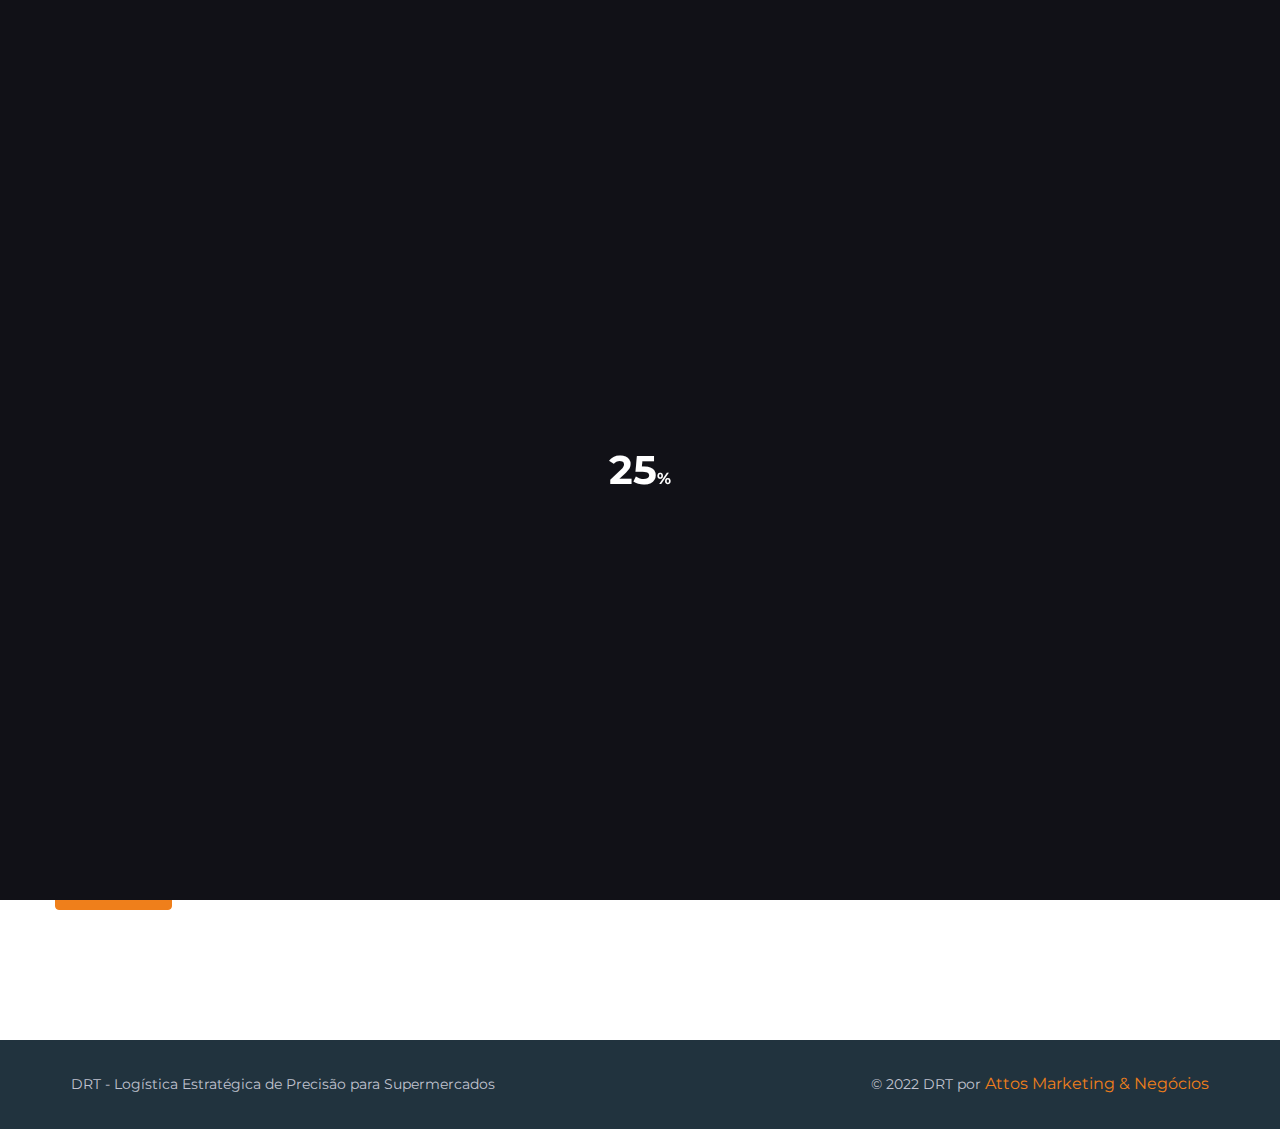
<file: acordo.html>
<!DOCTYPE html>

<html lang="pt-br">

    <head>

        <!-- ==============================================
        Basic Page Needs
        =============================================== -->
        <meta charset="utf-8">
        <meta http-equiv="x-ua-compatible" content="ie=edge">
        <meta name="viewport" content="width=device-width, initial-scale=1">

        <!--[if IE]><meta http-equiv="x-ua-compatible" content="IE=9" /><![endif]-->

        <title>DRT - Logística Estratégica de Precisão para Supermercados</title>

        <meta name="description" content="Logística Estratégica de Precisão para Supermercados">
        <meta name="subject" content="DRT">
        <meta name="author" content="Attos">

        <!-- ==============================================
        Favicons
        =============================================== -->
        <link rel="shortcut icon" href="assets/images/favicon.ico">
        <link rel="apple-touch-icon" href="assets/images/apple-touch-icon.png">
        <link rel="apple-touch-icon" sizes="72x72" href="assets/images/apple-touch-icon-72x72.png">
        <link rel="apple-touch-icon" sizes="114x114" href="assets/images/apple-touch-icon-114x114.png">

        <!-- ==============================================
        Vendor Stylesheet
        =============================================== -->
        <link rel="stylesheet" href="assets/css/vendor/bootstrap.min.css">
        <link rel="stylesheet" href="assets/css/vendor/slider.min.css">
        <link rel="stylesheet" href="assets/css/main.css">
        <link rel="stylesheet" href="assets/css/vendor/icons.min.css">
        <link rel="stylesheet" href="assets/css/vendor/icons-fa.min.css">
        <link rel="stylesheet" href="assets/css/vendor/animation.min.css">
        <link rel="stylesheet" href="assets/css/vendor/gallery.min.css">
        <link rel="stylesheet" href="assets/css/vendor/cookie-notice.min.css">

        <!-- ==============================================
        Custom Stylesheet
        =============================================== -->
        <link rel="stylesheet" href="assets/css/default.css">

        <!-- ==============================================
        Theme Color
        =============================================== -->
        <meta name="theme-color" content="#21333e">

        <!-- ==============================================
        Theme Settings
        =============================================== -->
        <style>
            :root {
                --hero-bg-color: #000000;
    
                --section-1-bg-color: #ffffff;
                --section-7-bg-color: #ffffff;

                --footer-bg-color: #111117;
            }
        </style>
        
    </head>

    <body class="home">
        
        <!-- Preloader -->
        <div id="preloader" data-timeout="2000" class="odd preloader counter">
            <div data-aos="fade-up" data-aos-delay="300" class="row justify-content-center text-center items">
                <div data-percent="100" class="radial">
                    <span></span>
                </div>
            </div>
        </div>

        <!-- Header -->
        <header id="inicio">

            <!-- Top Navbar -->
            <nav class="navbar navbar-expand top">
                <div class="container header">

                    <!-- Navbar Items [right] -->
                    <ul class="navbar-nav">
                        <li class="nav-item">
                            <a href="#" class="nav-link"><i class="fas fa-phone-alt mr-2"></i>(51) 3371-1617</a>
                        </li>
                        <li class="nav-item">
                            <a href="#" class="nav-link"><i class="fas fa-envelope mr-2"></i>contato@drtlog.com.br</a>
                        </li>
                    </ul>

                    <!-- Navbar Icons -->
                    <ul class="navbar-nav icons">
                        <li class="nav-item social">
                            <a href="https://www.facebook.com/drtgestaoelogistica/" target="_blank" class="nav-link"><i class="fab fa-facebook-f"></i></a>
                        </li>
                        <li class="nav-item social">
                            <a href="https://www.instagram.com/drtlogistica/" target="_blank" class="nav-link"><i class="fab fa-instagram"></i></a>
                        </li>
                        <li class="nav-item social">
                            <a href="https://web.whatsapp.com/send?phone=555180513866" target="_blank" class="nav-link"><i class="fab fa-whatsapp"></i></a>
                        </li>
                    </ul>

                </div>
            </nav>

            <!-- Navbar -->
            <nav class="navbar navbar-expand navbar-fixed sub">
                <div class="container header">

                    <!-- Navbar Brand-->
                    <a class="navbar-brand" href="index.html#inicio">
                        <img src="assets/images/nav_logo.png" alt="DRT">
                    </a>

                    <!-- Navbar Items -->
                    <ul class="navbar-nav items">
                        <li class="nav-item">
                            <a href="index.html#produto" class="nav-link">PRODUTO</a>
                        </li>
                        <li class="nav-item">
                            <a href="index.html#beneficios" class="nav-link">BENEFÍCIOS</a>
                        </li>
                        <li class="nav-item">
                            <a href="index.html#diferenciais" class="nav-link">DIFERENCIAIS</a>
                        </li>
                        <li class="nav-item">
                            <a href="index.html#empresa" class="nav-link">EMPRESA</a>
                        </li>
                        <li class="nav-item">
                            <a href="index.html#clientes" class="nav-link">CLIENTES</a>
                        </li>
                        <li class="nav-item">
                            <a href="index.html#galeria" class="nav-link">GALERIA</a>
                        </li>
                        <li class="nav-item">
                            <a href="index.html#contato" class="nav-link">CONTATO</a>
                        </li>
                    </ul>

                    <!-- Navbar Toggle -->
                    <ul class="navbar-nav toggle">
                        <li class="nav-item">
                            <a href="#" class="nav-link" data-toggle="modal" data-target="#menu">
                                <i class="icon-menu m-0"></i>
                            </a>
                        </li>
                    </ul>

                    <!-- Navbar Action -->
                    <ul class="navbar-nav action">
                        <li class="nav-item ml-3">
                            <a href="#" class="btn ml-lg-auto primary-button">ÁREA DO CLIENTE</a>
                        </li>
                    </ul>
                </div>
            </nav>

        </header>

        <!-- Hero -->
        <section id="slider" class="hero p-0 odd featured slider-custom">
            <div class="swiper-container no-slider animation slider-h-10 slider-h-auto">
            </div>
        </section>

        <!-- About -->
        <section id="about" class="section-1 highlights team image-right">
            <div class="container">
                <div class="row">
                    <div class="col-12 col-lg-8 align-self-top text">
                        <div class="row intro m-0">
                            <div class="col-12 p-0">
                                <h2>Acordo</h2>
                            </div>
                        </div>
                        <div class="row">
                            <div class="col-12 p-0 pr-md-5">
                                <ol>
                                    <li>Formalização do acordo, definindo as questões comerciais, os dias de entrega e solicitação ao cliente do cadastro de suas lojas com a listagem de códigos de uso interno de cada item, para indexação com o Sistema DRT.</li>
                                    <li>Definição conjunta do padrão específico de trabalho para cada um dos itens, ocasião em que são informados, pelo cliente, os possíveis fornecedores para cada um deles.</li>
                                    <li>Quando for o caso, operação de disponibilização para os fornecedores, em comodato, de caixas industrialmente higienizadas, em quantidade que lhes permita administrar as entregas previamente solicitadas.</li>
                                    <li>Havendo necessidade do envio de caixas e/ou <i>pallets</i>, próprios da DRT, definição sobre emissão de Notas Fiscais das caixas plásticas e dos <i>pallets</i>, ordem de entrega para as lojas e horários de recebimento.</li>
                                    <li>Envio dos pedidos pelos clientes, o que pode ocorrer de duas maneiras: a) por meio de um arquivo em formato específico que permite a importação direta para o Sistema DRT; b) digitação em grade Excel, criada e disponibilizada para o cliente, onde constam os fornecedores, os respectivos itens adquiridos e as lojas de destino.</li>
                                    <li>A operação do Sistema DRT, com registro de etapas, pode ser acompanhada em tempo real pelas plataformas disponibilizadas nos aplicativos Click-Cliente e Click-Fornecedor.</li>
                                </ol>
                            </div>
                        </div>
                    </div>
                    <div data-aos="zoom-in" class="col-12 col-lg-4 mt-5 mt-lg-0">
                                
                        <!-- Gallery -->
                        <div class="gallery row justify-content-center">
                            <a class="col-8 col-custom pl-0 item" href="assets/images/produto/acordo/acordo1.png">
                                <img src="assets/images/produto/acordo/acordo1.png" alt="Acordo 1" class="w-100">
                            </a>
                            <a class="col-8 col-custom pr-0 item" href="assets/images/produto/acordo/acordo2.png">
                                <img src="assets/images/produto/acordo/acordo2.png" alt="Acordo 2" class="w-100">
                            </a>
                        </div>
                    </div>
                    <div class="nav-item ml-0">
                        </br>
                        <a href="index.html#produto" class="btn primary-button">VOLTAR</a>
                    </div>
                </div>
            </div>
        </section>
        
        <!-- Footer -->
        <footer>

            <!-- Copyright -->
            <section id="copyright" class="p-3 odd copyright">
                <div class="container">
                    <div class="row">
                        <div class="col-12 col-md-6 p-3 text-center text-lg-left">
                            <p>DRT - Logística Estratégica de Precisão para Supermercados</p>
                        </div>
                        <div class="col-12 col-md-6 p-3 text-center text-lg-right">
                            <p>© 2022 DRT por <a href="https://attosmktnegocios.com.br/" target="_blank">Attos Marketing & Negócios</a></p>
                        </div>
                    </div>
                </div>
            </section>
        </footer>

        <!-- Modal [responsive menu] -->
        <div id="menu" class="p-0 modal fade" role="dialog" aria-labelledby="menu" aria-hidden="true">
            <div class="modal-dialog modal-dialog-slideout" role="document">
                <div class="modal-content full">
                    <div class="modal-header" data-dismiss="modal">
                        <i class="icon-close fas fa-arrow-right"></i>
                    </div>
                    <div class="menu modal-body">
                        <div class="row w-100">
                            <a class="navbar-brand smooth-anchor logo-modal-menu" href="#inicio">
                                <img src="assets/images/nav_logo.png" alt="DRT">
                            </a>
                            <div class="items p-0 col-12 text-center">
                                <!-- Append [navbar] -->
                            </div>
                            <div class="contacts p-0 col-12 text-center">
                                <!-- Append [navbar] -->
                            </div>
                        </div>
                    </div>
                </div>
            </div>
        </div>

        <!-- Scroll [to top] -->
        <div id="scroll-to-top" class="scroll-to-top">
            <a href="#inicio" class="smooth-anchor">
                <i class="fas fa-arrow-up"></i>
            </a>
        </div>        

        <!-- ==============================================
        Vendor Scripts
        =============================================== -->
        <script src="assets/js/vendor/jquery.min.js"></script>
        <script src="assets/js/vendor/jquery.easing.min.js"></script>
        <script src="assets/js/vendor/jquery.inview.min.js"></script>
        <script src="assets/js/vendor/popper.min.js"></script>
        <script src="assets/js/vendor/bootstrap.min.js"></script>
        <script src="assets/js/vendor/ponyfill.min.js"></script>
        <script src="assets/js/vendor/slider.min.js"></script>
        <script src="assets/js/vendor/animation.min.js"></script>
        <script src="assets/js/vendor/progress-radial.min.js"></script>
        <script src="assets/js/vendor/bricklayer.min.js"></script>
        <script src="assets/js/vendor/gallery.min.js"></script>
        <script src="assets/js/vendor/shuffle.min.js"></script>
        <script src="assets/js/vendor/cookie-notice.min.js"></script>
        <script src="assets/js/vendor/particles.min.js"></script>
        <script src="assets/js/main.js"></script>

    </body>
</html>
</file>
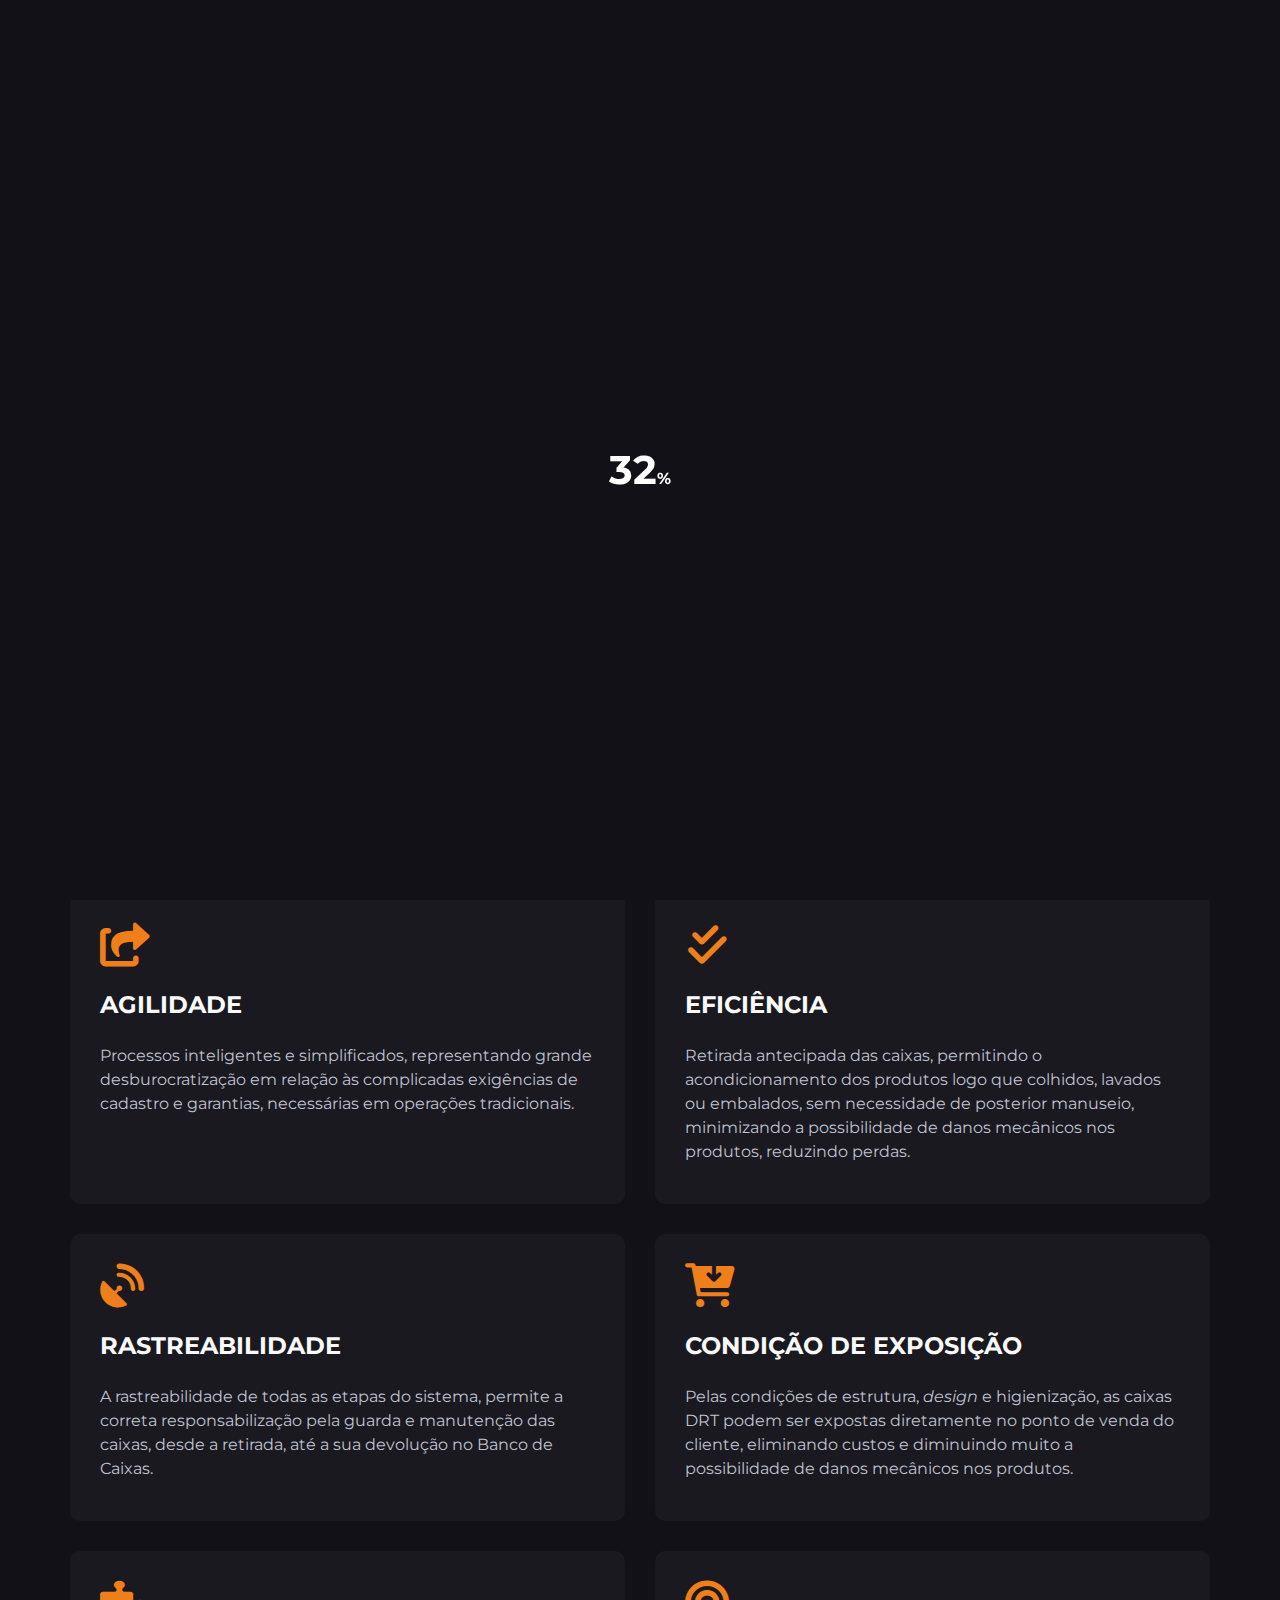
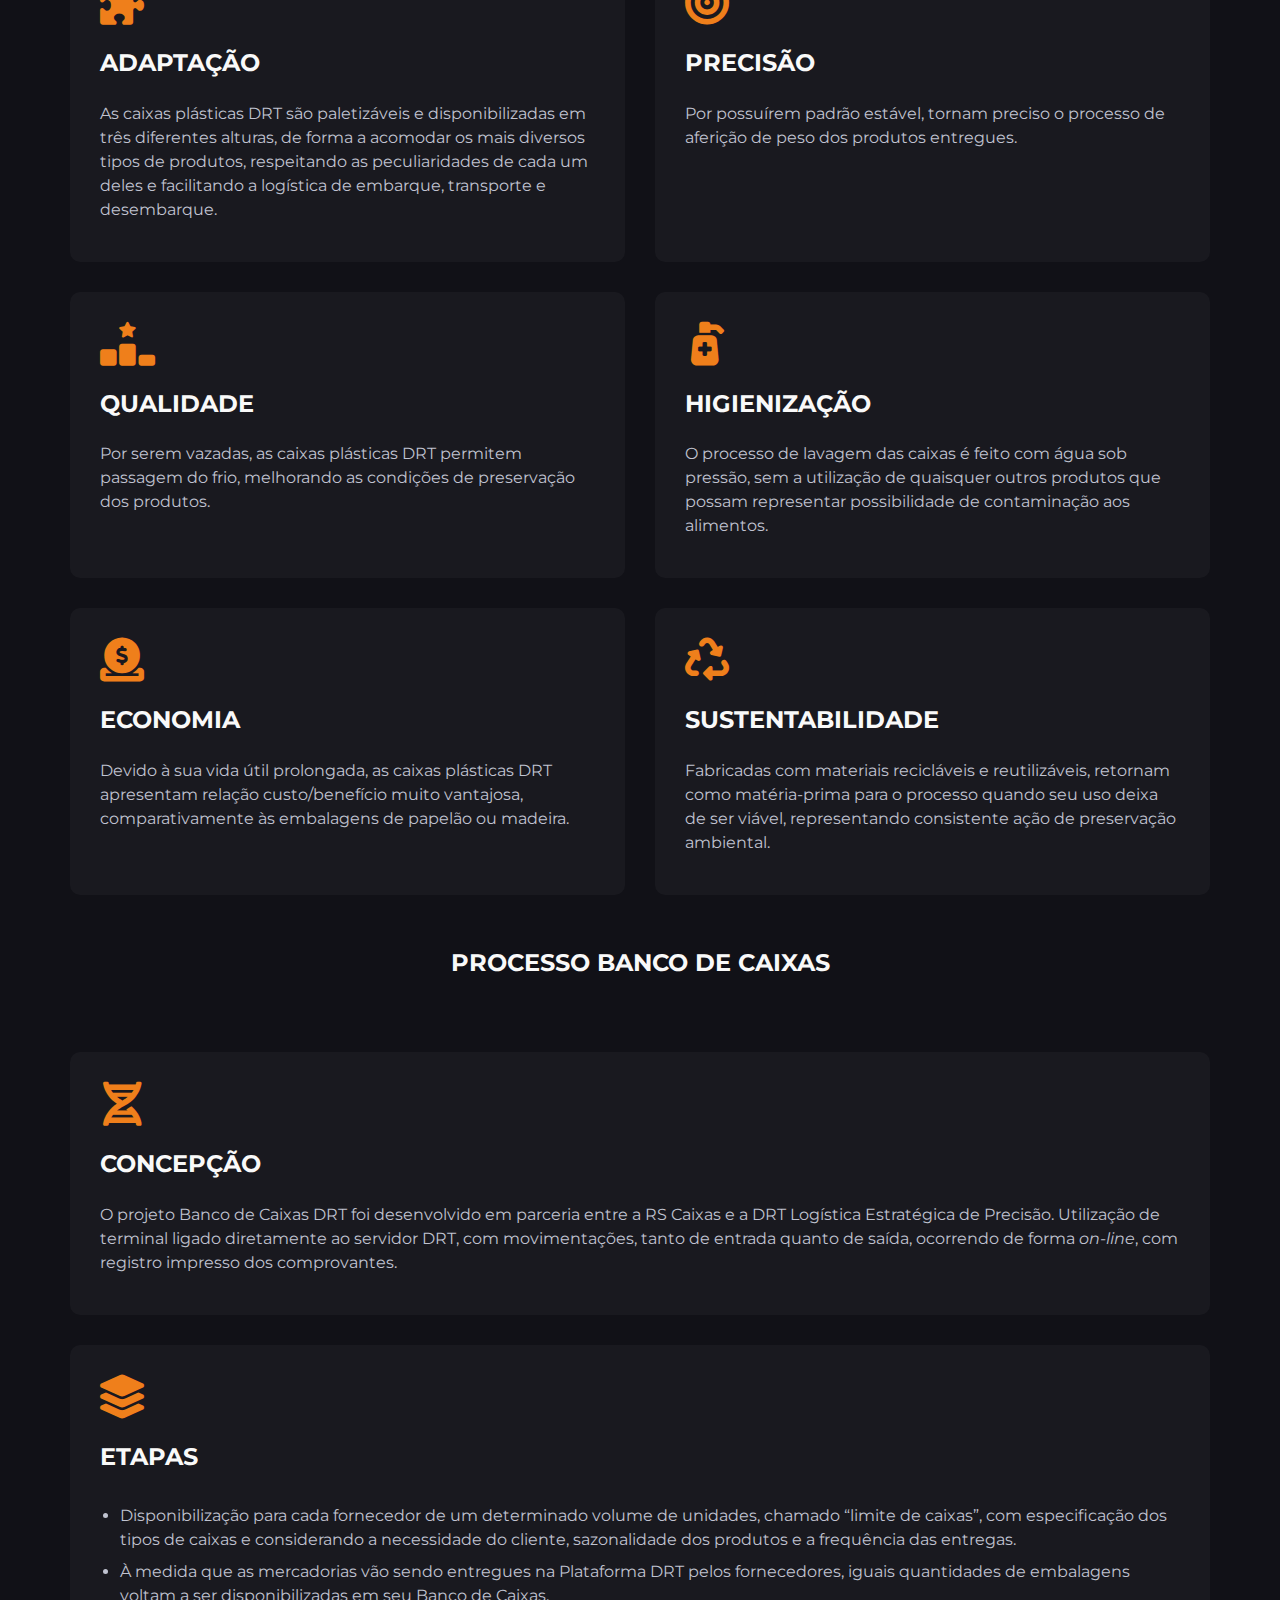
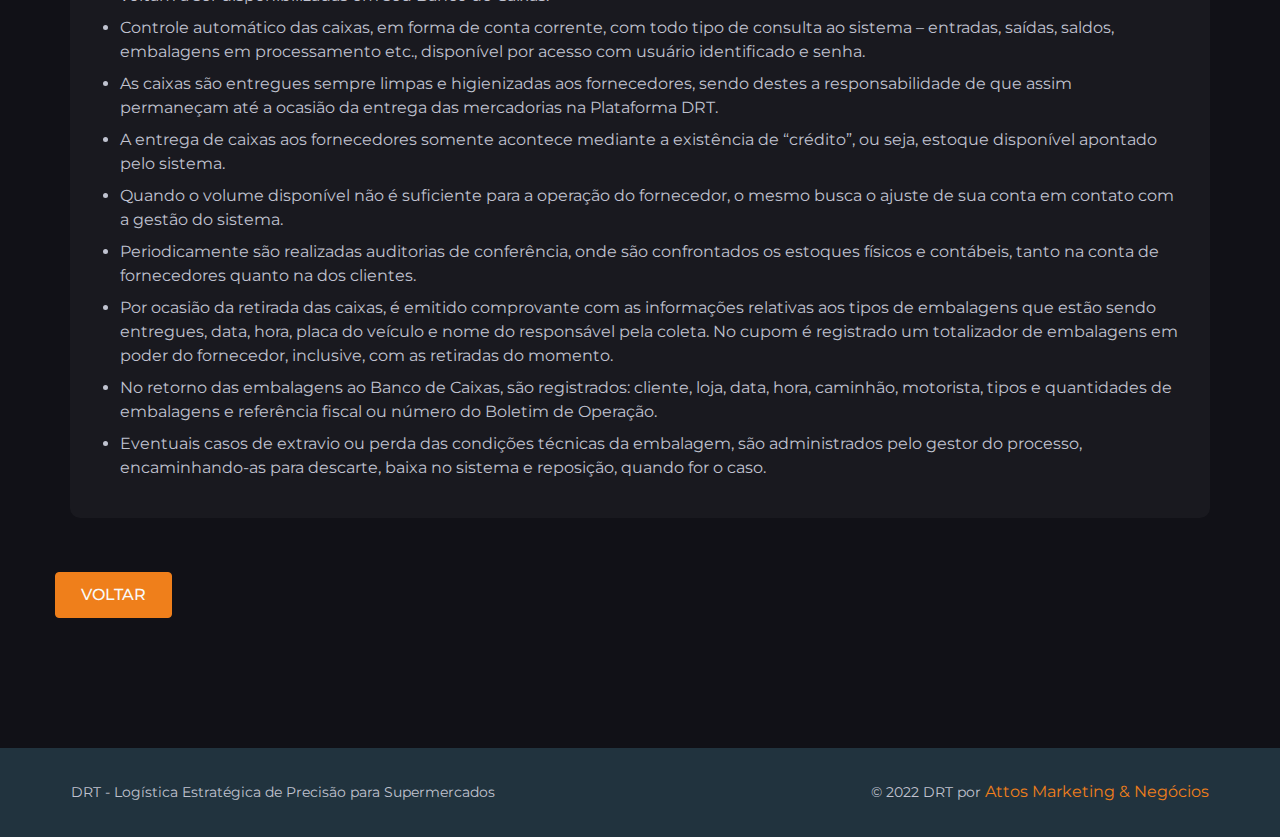
<file: bancocaixas.html>
<!DOCTYPE html>

<html lang="pt-br">

    <head>

        <!-- ==============================================
        Basic Page Needs
        =============================================== -->
        <meta charset="utf-8">
        <meta http-equiv="x-ua-compatible" content="ie=edge">
        <meta name="viewport" content="width=device-width, initial-scale=1">

        <!--[if IE]><meta http-equiv="x-ua-compatible" content="IE=9" /><![endif]-->

        <title>DRT - Logística Estratégica de Precisão para Supermercados</title>

        <meta name="description" content="Logística Estratégica de Precisão para Supermercados">
        <meta name="subject" content="DRT">
        <meta name="author" content="Attos">

        <!-- ==============================================
        Favicons
        =============================================== -->
        <link rel="shortcut icon" href="assets/images/favicon.ico">
        <link rel="apple-touch-icon" href="assets/images/apple-touch-icon.png">
        <link rel="apple-touch-icon" sizes="72x72" href="assets/images/apple-touch-icon-72x72.png">
        <link rel="apple-touch-icon" sizes="114x114" href="assets/images/apple-touch-icon-114x114.png">

        <!-- ==============================================
        Vendor Stylesheet
        =============================================== -->
        <link rel="stylesheet" href="assets/css/vendor/bootstrap.min.css">
        <link rel="stylesheet" href="assets/css/vendor/slider.min.css">
        <link rel="stylesheet" href="assets/css/main.css">
        <link rel="stylesheet" href="assets/css/vendor/icons.min.css">
        <link rel="stylesheet" href="assets/css/vendor/icons-fa.min.css">
        <link rel="stylesheet" href="assets/css/vendor/animation.min.css">
        <link rel="stylesheet" href="assets/css/vendor/gallery.min.css">
        <link rel="stylesheet" href="assets/css/vendor/cookie-notice.min.css">
        <link rel="stylesheet" href="assets/css/vendor/all.css">

        <!-- ==============================================
        Custom Stylesheet
        =============================================== -->
        <link rel="stylesheet" href="assets/css/default.css">

        <!-- ==============================================
        Theme Color
        =============================================== -->
        <meta name="theme-color" content="#21333e">

        <!-- ==============================================
        Theme Settings
        =============================================== -->
        <style>
            :root {
                --hero-bg-color: #000000;
    
                --section-1-bg-color: #111117;
                --section-7-bg-color: #ffffff;

                --footer-bg-color: #111117;
            }
        </style>
        
    </head>

    <body class="home">
        
        <!-- Preloader -->
        <div id="preloader" data-timeout="2000" class="odd preloader counter">
            <div data-aos="fade-up" data-aos-delay="300" class="row justify-content-center text-center items">
                <div data-percent="100" class="radial">
                    <span></span>
                </div>
            </div>
        </div>

        <!-- Header -->
        <header id="inicio">

            <!-- Top Navbar -->
            <nav class="navbar navbar-expand top">
                <div class="container header">

                    <!-- Navbar Items [right] -->
                    <ul class="navbar-nav">
                        <li class="nav-item">
                            <a href="#" class="nav-link"><i class="fas fa-phone-alt mr-2"></i>(51) 3371-1617</a>
                        </li>
                        <li class="nav-item">
                            <a href="#" class="nav-link"><i class="fas fa-envelope mr-2"></i>contato@drtlog.com.br</a>
                        </li>
                    </ul>

                    <!-- Navbar Icons -->
                    <ul class="navbar-nav icons">
                        <li class="nav-item social">
                            <a href="https://www.facebook.com/drtgestaoelogistica/" target="_blank" class="nav-link"><i class="fab fa-facebook-f"></i></a>
                        </li>
                        <li class="nav-item social">
                            <a href="https://www.instagram.com/drtlogistica/" target="_blank" class="nav-link"><i class="fab fa-instagram"></i></a>
                        </li>
                        <li class="nav-item social">
                            <a href="https://web.whatsapp.com/send?phone=555180513866" target="_blank" class="nav-link"><i class="fab fa-whatsapp"></i></a>
                        </li>
                    </ul>

                </div>
            </nav>

            <!-- Navbar -->
            <nav class="navbar navbar-expand navbar-fixed sub">
                <div class="container header">

                    <!-- Navbar Brand-->
                    <a class="navbar-brand" href="index.html#inicio">
                        <img src="assets/images/nav_logo.png" alt="DRT">
                    </a>

                    <!-- Navbar Items -->
                    <ul class="navbar-nav items">
                        <li class="nav-item">
                            <a href="index.html#produto" class="nav-link">PRODUTO</a>
                        </li>
                        <li class="nav-item">
                            <a href="index.html#beneficios" class="nav-link">BENEFÍCIOS</a>
                        </li>
                        <li class="nav-item">
                            <a href="index.html#diferenciais" class="nav-link">DIFERENCIAIS</a>
                        </li>
                        <li class="nav-item">
                            <a href="index.html#empresa" class="nav-link">EMPRESA</a>
                        </li>
                        <li class="nav-item">
                            <a href="index.html#clientes" class="nav-link">CLIENTES</a>
                        </li>
                        <li class="nav-item">
                            <a href="index.html#galeria" class="nav-link">GALERIA</a>
                        </li>
                        <li class="nav-item">
                            <a href="index.html#contato" class="nav-link">CONTATO</a>
                        </li>
                    </ul>

                    <!-- Navbar Toggle -->
                    <ul class="navbar-nav toggle">
                        <li class="nav-item">
                            <a href="#" class="nav-link" data-toggle="modal" data-target="#menu">
                                <i class="icon-menu m-0"></i>
                            </a>
                        </li>
                    </ul>

                    <!-- Navbar Action -->
                    <ul class="navbar-nav action">
                        <li class="nav-item ml-3">
                            <a href="#" class="btn ml-lg-auto primary-button">ÁREA DO CLIENTE</a>
                        </li>
                    </ul>
                </div>
            </nav>

        </header>

        <!-- Hero -->
        <section id="slider" class="hero p-0 odd featured slider-custom">
            <div class="swiper-container no-slider animation slider-h-10 slider-h-auto">
            </div>
        </section>

        <!-- About -->
        <section class="section-1 odd offers">
            <div class="container">
                <div class="row text-center intro">
                    <div class="col-12">
                        <h2>Banco de Caixas</h2>
                    </div>
                </div>
                <div class="row text-center intro">
                    <div class="col-12">
                        <h4>BENEFÍCIOS DO SISTEMA BANCO DE CAIXAS</h4>
                    </div>
                </div>
                <div class="row justify-content-center items">
                    <div class="col-12 col-md-6 col-lg-6 item">
                        <div class="card">
                            <i class="icon fa-solid fa-table-cells"></i>
                            <h4>CAIXAS PLÁSTICAS</h4>
                            <p>As caixas plásticas foram desenvolvidas em substituição às caixas de madeira, vedadas pela Anvisa por seu potencial de contaminação. Apresentam vantagem também sobre as caixas de papelão, que proporcionam baixa proteção do conteúdo quando expostas à umidade e são rapidamente descartáveis, gerando quantidade excessiva de lixo.</p> 
                        </div>
                    </div>
                    <div class="col-12 col-md-6 col-lg-6 item">
                        <div class="card">
                            <i class="icon fa-solid fa-map"></i>
                            <h4>LOCALIZAÇÃO ESTRATÉGICA</h4>
                            <p>Posicionada defronte ao pórtico norte da Ceasa, a operação da RS Caixas é de fácil acesso a clientes e fornecedores.</p>
                        </div>
                    </div>
                    <div class="col-12 col-md-6 col-lg-6 item">
                        <div class="card">
                            <i class="icon fa-solid fa-share-from-square"></i>
                            <h4>AGILIDADE</h4>
                            <p>Processos inteligentes e simplificados, representando grande desburocratização em relação às complicadas exigências de cadastro e garantias, necessárias em operações tradicionais.</p>
                        </div>
                    </div>
                    <div class="col-12 col-md-6 col-lg-6 item">
                        <div class="card">
                            <i class="icon fa-solid fa-check-double"></i>
                            <h4>EFICIÊNCIA</h4>
                            <p>Retirada antecipada das caixas, permitindo o acondicionamento dos produtos logo que colhidos, lavados ou embalados, sem necessidade de posterior manuseio, minimizando a possibilidade de danos mecânicos nos produtos, reduzindo perdas.</p>
                        </div>
                    </div>
                    <div class="col-12 col-md-6 col-lg-6 item">
                        <div class="card">
                            <i class="icon fa-solid fa-satellite-dish"></i>
                            <h4>RASTREABILIDADE</h4>
                            <p>A rastreabilidade de todas as etapas do sistema, permite a correta responsabilização pela guarda e manutenção das caixas, desde a retirada, até a sua devolução no Banco de Caixas.</p>
                        </div>
                    </div>
                    <div class="col-12 col-md-6 col-lg-6 item">
                        <div class="card">
                            <i class="icon fa-solid fa-cart-arrow-down"></i>
                            <h4>CONDIÇÃO DE EXPOSIÇÃO</h4>
                            <p>Pelas condições de estrutura, <i>design</i> e higienização, as caixas DRT podem ser expostas diretamente no ponto de venda do cliente, eliminando custos e diminuindo muito a possibilidade de danos mecânicos nos produtos.</p>
                        </div>
                    </div>
                    <div class="col-12 col-md-6 col-lg-6 item">
                        <div class="card">
                            <i class="icon fa-solid fa-puzzle-piece"></i>
                            <h4>ADAPTAÇÃO</h4>
                            <p>As caixas plásticas DRT são paletizáveis e disponibilizadas em três diferentes alturas, de forma a acomodar os mais diversos tipos de produtos, respeitando as peculiaridades de cada um deles e facilitando a logística de embarque, transporte e desembarque.</p>
                        </div>
                    </div>
                    <div class="col-12 col-md-6 col-lg-6 item">
                        <div class="card">
                            <i class="icon fa-solid fa-bullseye"></i>
                            <h4>PRECISÃO</h4>
                            <p>Por possuírem padrão estável, tornam preciso o processo de aferição de peso dos produtos entregues.</p>
                        </div>
                    </div>
                    <div class="col-12 col-md-6 col-lg-6 item">
                        <div class="card">
                            <i class="icon fa-solid fa-ranking-star"></i>
                            <h4>QUALIDADE</h4>
                            <p>Por serem vazadas, as caixas plásticas DRT permitem passagem do frio, melhorando as condições de preservação dos produtos.</p>
                        </div>
                    </div>
                    <div class="col-12 col-md-6 col-lg-6 item">
                        <div class="card">
                            <i class="icon fa-solid fa-pump-medical"></i>
                            <h4>HIGIENIZAÇÃO</h4>
                            <p>O processo de lavagem das caixas é feito com água sob pressão, sem a utilização de quaisquer outros produtos que possam representar possibilidade de contaminação aos alimentos.</p>
                        </div>
                    </div>
                    <div class="col-12 col-md-6 col-lg-6 item">
                        <div class="card">
                            <i class="icon fa-solid fa-circle-dollar-to-slot"></i>
                            <h4>ECONOMIA</h4>
                            <p>Devido à sua vida útil prolongada, as caixas plásticas DRT apresentam relação custo/benefício muito vantajosa, comparativamente às embalagens de papelão ou madeira.</p>
                        </div>
                    </div>
                    <div class="col-12 col-md-6 col-lg-6 item">
                        <div class="card">
                            <i class="icon fa-solid fa-recycle"></i>
                            <h4>SUSTENTABILIDADE</h4>
                            <p>Fabricadas com materiais recicláveis e reutilizáveis, retornam como matéria-prima para o processo quando seu uso deixa de ser viável, representando consistente ação de preservação ambiental.</p>
                        </div>
                    </div>
                </div>
                <div class="row text-center intro">
                    <div class="col-12">
                        <h4>PROCESSO BANCO DE CAIXAS</h4>
                    </div>
                </div>
                <div class="row justify-content-center items">
                    <div class="col-12 col-md-12 col-lg-12 item">
                        <div class="card">
                            <i class="icon fa-solid fa-dna"></i>
                            <h4>CONCEPÇÃO</h4>
                            <p>O projeto Banco de Caixas DRT foi desenvolvido em parceria entre a RS Caixas e a DRT Logística Estratégica de Precisão. Utilização de terminal ligado diretamente ao servidor DRT, com movimentações, tanto de entrada quanto de saída, ocorrendo de forma <i>on-line</i>, com registro impresso dos comprovantes.</p>
                        </div>
                    </div>
                    <div class="col-12 col-md-12 col-lg-12 item">
                        <div class="card">
                            <i class="icon fa-solid fa-layer-group"></i>
                            <h4>ETAPAS</h4>
                            <ul>
                                <li>Disponibilização para cada fornecedor de um determinado volume de unidades, chamado “limite de caixas”, com especificação dos tipos de caixas e considerando a necessidade do cliente, sazonalidade dos produtos e a frequência das entregas.</li>
                                <li>À medida que as mercadorias vão sendo entregues na Plataforma DRT pelos fornecedores, iguais quantidades de embalagens voltam a ser disponibilizadas em seu Banco de Caixas.</li>
                                <li>Controle automático das caixas, em forma de conta corrente, com todo tipo de consulta ao sistema – entradas, saídas, saldos, embalagens em processamento etc., disponível por acesso com usuário identificado e senha.</li>
                                <li>As caixas são entregues sempre limpas e higienizadas aos fornecedores, sendo destes a responsabilidade de que assim permaneçam até a ocasião da entrega das mercadorias na Plataforma DRT.</li>
                                <li>A entrega de caixas aos fornecedores somente acontece mediante a existência de “crédito”, ou seja, estoque disponível apontado pelo sistema.</li>
                                <li>Quando o volume disponível não é suficiente para a operação do fornecedor, o mesmo busca o ajuste de sua conta em contato com a gestão do sistema.</li>
                                <li>Periodicamente são realizadas auditorias de conferência, onde são confrontados os estoques físicos e contábeis, tanto na conta de fornecedores quanto na dos clientes.</li>
                                <li>Por ocasião da retirada das caixas, é emitido comprovante com as informações relativas aos tipos de embalagens que estão sendo entregues, data, hora, placa do veículo e nome do responsável pela coleta. No cupom é registrado um totalizador de embalagens em poder do fornecedor, inclusive, com as retiradas do momento.</li>
                                <li>No retorno das embalagens ao Banco de Caixas, são registrados: cliente, loja, data, hora, caminhão, motorista, tipos e quantidades de embalagens e referência fiscal ou número do Boletim de Operação.</li>
                                <li>Eventuais casos de extravio ou perda das condições técnicas da embalagem, são administrados pelo gestor do processo, encaminhando-as para descarte, baixa no sistema e reposição, quando for o caso.</li>
                            </ul>
                        </div>
                    </div>
                </div>
                <div class="nav-item ml-0">
                    </br>
                    <a href="index.html#empresa" class="btn primary-button">VOLTAR</a>
                </div>
            </div>
        </section>
        
        <!-- Footer -->
        <footer>

            <!-- Copyright -->
            <section id="copyright" class="p-3 odd copyright">
                <div class="container">
                    <div class="row">
                        <div class="col-12 col-md-6 p-3 text-center text-lg-left">
                            <p>DRT - Logística Estratégica de Precisão para Supermercados</p>
                        </div>
                        <div class="col-12 col-md-6 p-3 text-center text-lg-right">
                            <p>© 2022 DRT por <a href="https://attosmktnegocios.com.br/" target="_blank">Attos Marketing & Negócios</a></p>
                        </div>
                    </div>
                </div>
            </section>
        </footer>

        <!-- Modal [responsive menu] -->
        <div id="menu" class="p-0 modal fade" role="dialog" aria-labelledby="menu" aria-hidden="true">
            <div class="modal-dialog modal-dialog-slideout" role="document">
                <div class="modal-content full">
                    <div class="modal-header" data-dismiss="modal">
                        <i class="icon-close fas fa-arrow-right"></i>
                    </div>
                    <div class="menu modal-body">
                        <div class="row w-100">
                            <a class="navbar-brand smooth-anchor logo-modal-menu" href="#inicio">
                                <img src="assets/images/nav_logo.png" alt="DRT">
                            </a>
                            <div class="items p-0 col-12 text-center">
                                <!-- Append [navbar] -->
                            </div>
                            <div class="contacts p-0 col-12 text-center">
                                <!-- Append [navbar] -->
                            </div>
                        </div>
                    </div>
                </div>
            </div>
        </div>

        <!-- Scroll [to top] -->
        <div id="scroll-to-top" class="scroll-to-top">
            <a href="#inicio" class="smooth-anchor">
                <i class="fas fa-arrow-up"></i>
            </a>
        </div>

        <!-- ==============================================
        Vendor Scripts
        =============================================== -->
        <script src="assets/js/vendor/jquery.min.js"></script>
        <script src="assets/js/vendor/jquery.easing.min.js"></script>
        <script src="assets/js/vendor/jquery.inview.min.js"></script>
        <script src="assets/js/vendor/popper.min.js"></script>
        <script src="assets/js/vendor/bootstrap.min.js"></script>
        <script src="assets/js/vendor/ponyfill.min.js"></script>
        <script src="assets/js/vendor/slider.min.js"></script>
        <script src="assets/js/vendor/animation.min.js"></script>
        <script src="assets/js/vendor/progress-radial.min.js"></script>
        <script src="assets/js/vendor/bricklayer.min.js"></script>
        <script src="assets/js/vendor/gallery.min.js"></script>
        <script src="assets/js/vendor/shuffle.min.js"></script>
        <script src="assets/js/vendor/cookie-notice.min.js"></script>
        <script src="assets/js/vendor/particles.min.js"></script>
        <script src="assets/js/main.js"></script>

    </body>
</html>
</file>
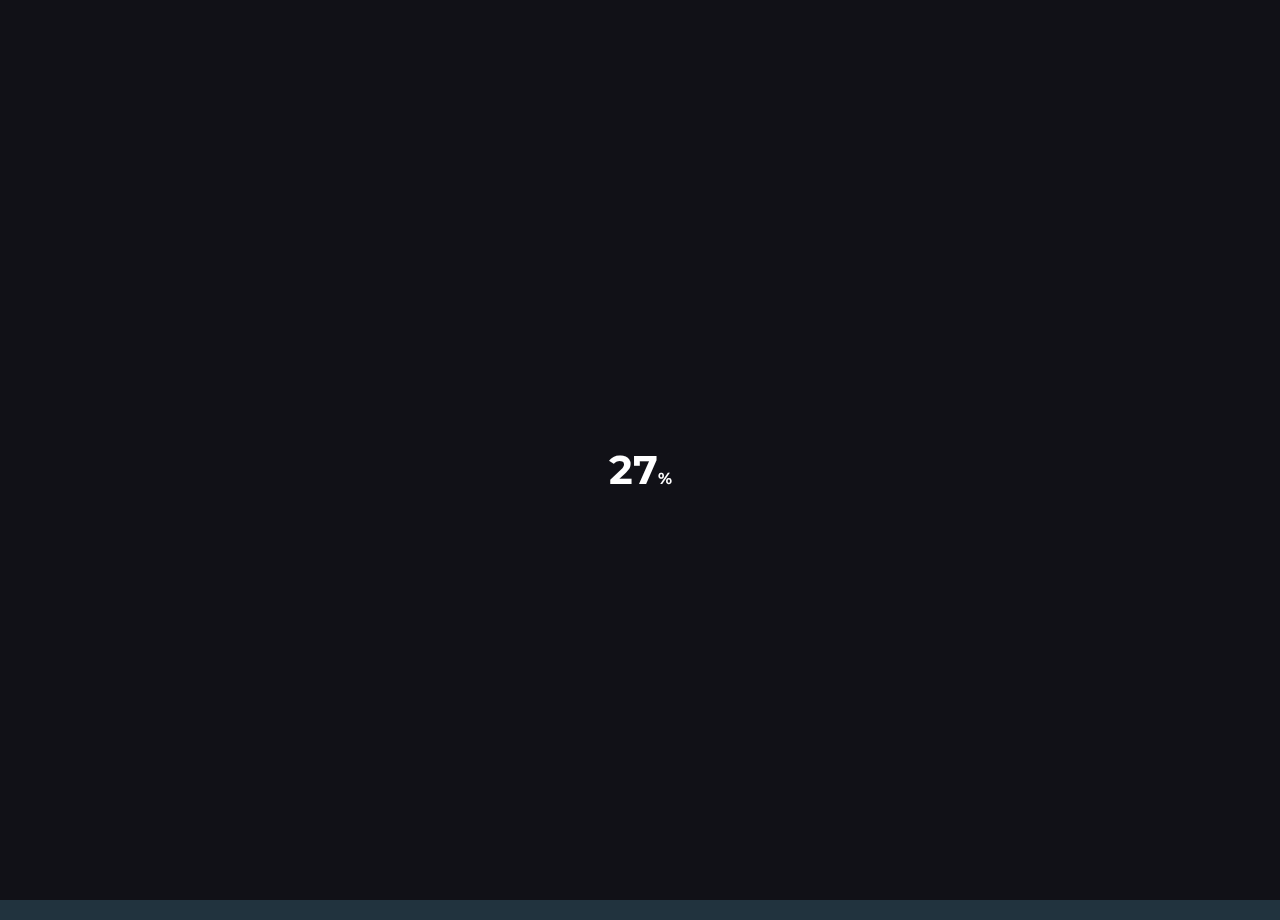
<file: carregamento.html>
<!DOCTYPE html>

<html lang="pt-br">

    <head>

        <!-- ==============================================
        Basic Page Needs
        =============================================== -->
        <meta charset="utf-8">
        <meta http-equiv="x-ua-compatible" content="ie=edge">
        <meta name="viewport" content="width=device-width, initial-scale=1">

        <!--[if IE]><meta http-equiv="x-ua-compatible" content="IE=9" /><![endif]-->

        <title>DRT - Logística Estratégica de Precisão para Supermercados</title>

        <meta name="description" content="Logística Estratégica de Precisão para Supermercados">
        <meta name="subject" content="DRT">
        <meta name="author" content="Attos">

        <!-- ==============================================
        Favicons
        =============================================== -->
        <link rel="shortcut icon" href="assets/images/favicon.ico">
        <link rel="apple-touch-icon" href="assets/images/apple-touch-icon.png">
        <link rel="apple-touch-icon" sizes="72x72" href="assets/images/apple-touch-icon-72x72.png">
        <link rel="apple-touch-icon" sizes="114x114" href="assets/images/apple-touch-icon-114x114.png">

        <!-- ==============================================
        Vendor Stylesheet
        =============================================== -->
        <link rel="stylesheet" href="assets/css/vendor/bootstrap.min.css">
        <link rel="stylesheet" href="assets/css/vendor/slider.min.css">
        <link rel="stylesheet" href="assets/css/main.css">
        <link rel="stylesheet" href="assets/css/vendor/icons.min.css">
        <link rel="stylesheet" href="assets/css/vendor/icons-fa.min.css">
        <link rel="stylesheet" href="assets/css/vendor/animation.min.css">
        <link rel="stylesheet" href="assets/css/vendor/gallery.min.css">
        <link rel="stylesheet" href="assets/css/vendor/cookie-notice.min.css">

        <!-- ==============================================
        Custom Stylesheet
        =============================================== -->
        <link rel="stylesheet" href="assets/css/default.css">

        <!-- ==============================================
        Theme Color
        =============================================== -->
        <meta name="theme-color" content="#21333e">

        <!-- ==============================================
        Theme Settings
        =============================================== -->
        <style>
            :root {
                --hero-bg-color: #000000;
    
                --section-1-bg-color: #ffffff;
                --section-7-bg-color: #ffffff;

                --footer-bg-color: #111117;
            }
        </style>
        
    </head>

    <body class="home">
        
        <!-- Preloader -->
        <div id="preloader" data-timeout="2000" class="odd preloader counter">
            <div data-aos="fade-up" data-aos-delay="300" class="row justify-content-center text-center items">
                <div data-percent="100" class="radial">
                    <span></span>
                </div>
            </div>
        </div>

        <!-- Header -->
        <header id="inicio">

            <!-- Top Navbar -->
            <nav class="navbar navbar-expand top">
                <div class="container header">

                    <!-- Navbar Items [right] -->
                    <ul class="navbar-nav">
                        <li class="nav-item">
                            <a href="#" class="nav-link"><i class="fas fa-phone-alt mr-2"></i>(51) 3371-1617</a>
                        </li>
                        <li class="nav-item">
                            <a href="#" class="nav-link"><i class="fas fa-envelope mr-2"></i>contato@drtlog.com.br</a>
                        </li>
                    </ul>

                    <!-- Navbar Icons -->
                    <ul class="navbar-nav icons">
                        <li class="nav-item social">
                            <a href="https://www.facebook.com/drtgestaoelogistica/" target="_blank" class="nav-link"><i class="fab fa-facebook-f"></i></a>
                        </li>
                        <li class="nav-item social">
                            <a href="https://www.instagram.com/drtlogistica/" target="_blank" class="nav-link"><i class="fab fa-instagram"></i></a>
                        </li>
                        <li class="nav-item social">
                            <a href="https://web.whatsapp.com/send?phone=555180513866" target="_blank" class="nav-link"><i class="fab fa-whatsapp"></i></a>
                        </li>
                    </ul>

                </div>
            </nav>

            <!-- Navbar -->
            <nav class="navbar navbar-expand navbar-fixed sub">
                <div class="container header">

                    <!-- Navbar Brand-->
                    <a class="navbar-brand" href="index.html#inicio">
                        <img src="assets/images/nav_logo.png" alt="DRT">
                    </a>

                    <!-- Navbar Items -->
                    <ul class="navbar-nav items">
                        <li class="nav-item">
                            <a href="index.html#produto" class="nav-link">PRODUTO</a>
                        </li>
                        <li class="nav-item">
                            <a href="index.html#beneficios" class="nav-link">BENEFÍCIOS</a>
                        </li>
                        <li class="nav-item">
                            <a href="index.html#diferenciais" class="nav-link">DIFERENCIAIS</a>
                        </li>
                        <li class="nav-item">
                            <a href="index.html#empresa" class="nav-link">EMPRESA</a>
                        </li>
                        <li class="nav-item">
                            <a href="index.html#clientes" class="nav-link">CLIENTES</a>
                        </li>
                        <li class="nav-item">
                            <a href="index.html#galeria" class="nav-link">GALERIA</a>
                        </li>
                        <li class="nav-item">
                            <a href="index.html#contato" class="nav-link">CONTATO</a>
                        </li>
                    </ul>

                    <!-- Navbar Toggle -->
                    <ul class="navbar-nav toggle">
                        <li class="nav-item">
                            <a href="#" class="nav-link" data-toggle="modal" data-target="#menu">
                                <i class="icon-menu m-0"></i>
                            </a>
                        </li>
                    </ul>

                    <!-- Navbar Action -->
                    <ul class="navbar-nav action">
                        <li class="nav-item ml-3">
                            <a href="#" class="btn ml-lg-auto primary-button">ÁREA DO CLIENTE</a>
                        </li>
                    </ul>
                </div>
            </nav>

        </header>

        <!-- Hero -->
        <section id="slider" class="hero p-0 odd featured slider-custom">
            <div class="swiper-container no-slider animation slider-h-10 slider-h-auto">
            </div>
        </section>

        <!-- About -->
        <section id="about" class="section-1 highlights team image-right">
            <div class="container">
                <div class="row">
                    <div class="col-12 col-lg-8 align-self-top text">
                        <div class="row intro m-0">
                            <div class="col-12 p-0">
                                <h2>Carregamento</h2>
                            </div>
                        </div>
                        <div class="row">
                            <div class="col-12 p-0 pr-md-5">
                                <ol>
                                    <li>Carregamento dos volumes em <i>pallets</i>, em caminhões selecionados de acordo com o volume da carga.</li>
                                    <li>Embarque e desembarque de produtos na Plataforma DRT, realizados de forma paletizada e de acordo com sua destinação.</li>
                                </ol>
                            </div>
                        </div>
                    </div>
                    <div data-aos="zoom-in" class="col-12 col-lg-4 mt-5 mt-lg-0">
                                
                        <!-- Gallery -->
                        <div class="gallery row justify-content-center">
                            <a class="col-8 col-custom pl-0 item" href="assets/images/produto/carregamento/carregamento1.png">
                                <img src="assets/images/produto/carregamento/carregamento1.png" alt="Carregamento 1" class="w-100">
                            </a>
                            <a class="col-8 col-custom pr-0 item" href="assets/images/produto/carregamento/carregamento2.png">
                                <img src="assets/images/produto/carregamento/carregamento2.png" alt="Carregamento 2" class="w-100">
                            </a>
                        </div>
                    </div>
                    <div class="nav-item ml-0">
                        </br>
                        <a href="index.html#produto" class="btn primary-button">VOLTAR</a>
                    </div>
                </div>
            </div>
        </section>
        
        <!-- Footer -->
        <footer>

            <!-- Copyright -->
            <section id="copyright" class="p-3 odd copyright">
                <div class="container">
                    <div class="row">
                        <div class="col-12 col-md-6 p-3 text-center text-lg-left">
                            <p>DRT - Logística Estratégica de Precisão para Supermercados</p>
                        </div>
                        <div class="col-12 col-md-6 p-3 text-center text-lg-right">
                            <p>© 2022 DRT por <a href="https://attosmktnegocios.com.br/" target="_blank">Attos Marketing & Negócios</a></p>
                        </div>
                    </div>
                </div>
            </section>
        </footer>

        <!-- Modal [responsive menu] -->
        <div id="menu" class="p-0 modal fade" role="dialog" aria-labelledby="menu" aria-hidden="true">
            <div class="modal-dialog modal-dialog-slideout" role="document">
                <div class="modal-content full">
                    <div class="modal-header" data-dismiss="modal">
                        <i class="icon-close fas fa-arrow-right"></i>
                    </div>
                    <div class="menu modal-body">
                        <div class="row w-100">
                            <a class="navbar-brand smooth-anchor logo-modal-menu" href="#inicio">
                                <img src="assets/images/nav_logo.png" alt="DRT">
                            </a>
                            <div class="items p-0 col-12 text-center">
                                <!-- Append [navbar] -->
                            </div>
                            <div class="contacts p-0 col-12 text-center">
                                <!-- Append [navbar] -->
                            </div>
                        </div>
                    </div>
                </div>
            </div>
        </div>

        <!-- Scroll [to top] -->
        <div id="scroll-to-top" class="scroll-to-top">
            <a href="#inicio" class="smooth-anchor">
                <i class="fas fa-arrow-up"></i>
            </a>
        </div>

        <!-- ==============================================
        Vendor Scripts
        =============================================== -->
        <script src="assets/js/vendor/jquery.min.js"></script>
        <script src="assets/js/vendor/jquery.easing.min.js"></script>
        <script src="assets/js/vendor/jquery.inview.min.js"></script>
        <script src="assets/js/vendor/popper.min.js"></script>
        <script src="assets/js/vendor/bootstrap.min.js"></script>
        <script src="assets/js/vendor/ponyfill.min.js"></script>
        <script src="assets/js/vendor/slider.min.js"></script>
        <script src="assets/js/vendor/animation.min.js"></script>
        <script src="assets/js/vendor/progress-radial.min.js"></script>
        <script src="assets/js/vendor/bricklayer.min.js"></script>
        <script src="assets/js/vendor/gallery.min.js"></script>
        <script src="assets/js/vendor/shuffle.min.js"></script>
        <script src="assets/js/vendor/cookie-notice.min.js"></script>
        <script src="assets/js/vendor/particles.min.js"></script>
        <script src="assets/js/main.js"></script>

    </body>
</html>
</file>
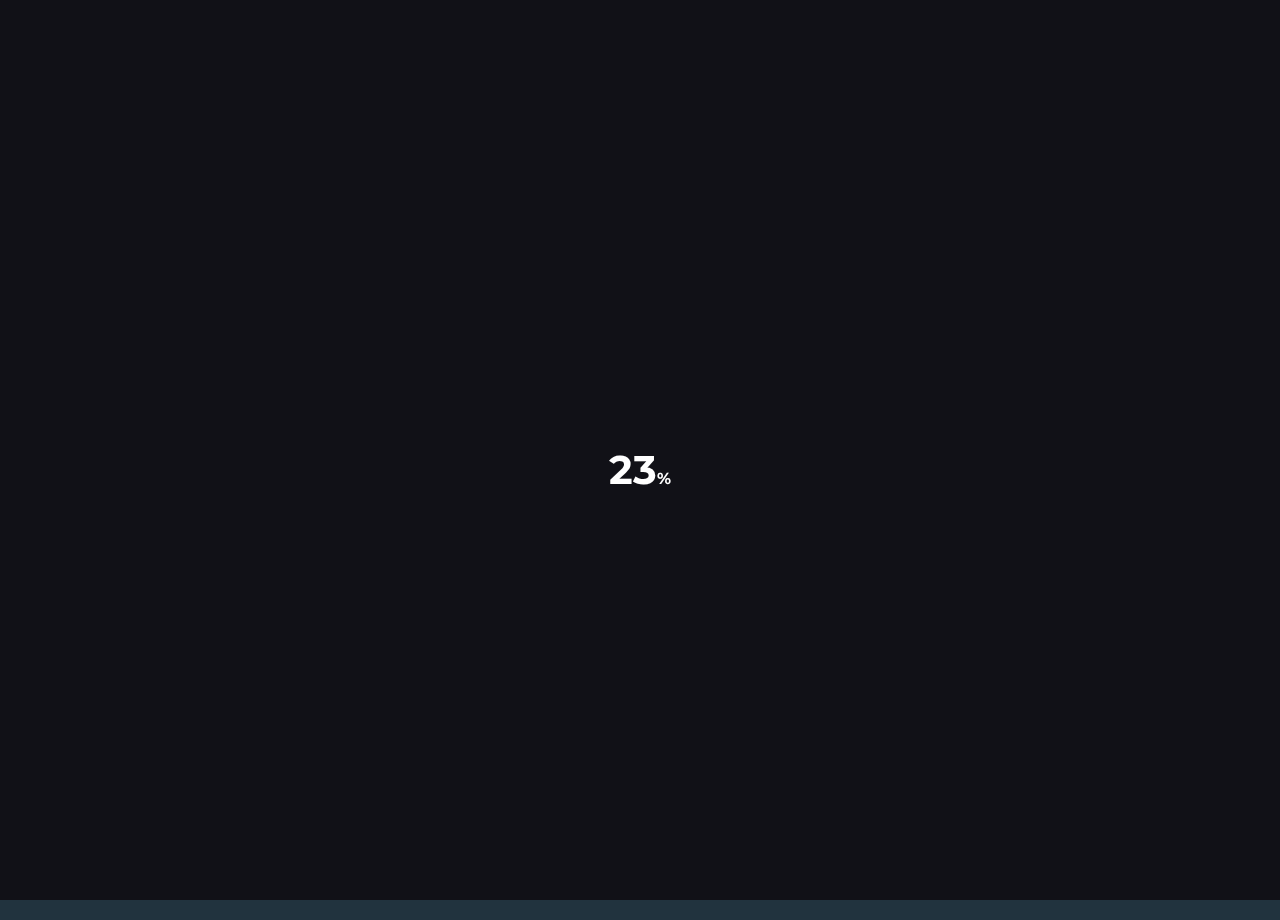
<file: conferencia.html>
<!DOCTYPE html>

<html lang="pt-br">

    <head>

        <!-- ==============================================
        Basic Page Needs
        =============================================== -->
        <meta charset="utf-8">
        <meta http-equiv="x-ua-compatible" content="ie=edge">
        <meta name="viewport" content="width=device-width, initial-scale=1">

        <!--[if IE]><meta http-equiv="x-ua-compatible" content="IE=9" /><![endif]-->

        <title>DRT - Logística Estratégica de Precisão para Supermercados</title>

        <meta name="description" content="Logística Estratégica de Precisão para Supermercados">
        <meta name="subject" content="DRT">
        <meta name="author" content="Attos">

        <!-- ==============================================
        Favicons
        =============================================== -->
        <link rel="shortcut icon" href="assets/images/favicon.ico">
        <link rel="apple-touch-icon" href="assets/images/apple-touch-icon.png">
        <link rel="apple-touch-icon" sizes="72x72" href="assets/images/apple-touch-icon-72x72.png">
        <link rel="apple-touch-icon" sizes="114x114" href="assets/images/apple-touch-icon-114x114.png">

        <!-- ==============================================
        Vendor Stylesheet
        =============================================== -->
        <link rel="stylesheet" href="assets/css/vendor/bootstrap.min.css">
        <link rel="stylesheet" href="assets/css/vendor/slider.min.css">
        <link rel="stylesheet" href="assets/css/main.css">
        <link rel="stylesheet" href="assets/css/vendor/icons.min.css">
        <link rel="stylesheet" href="assets/css/vendor/icons-fa.min.css">
        <link rel="stylesheet" href="assets/css/vendor/animation.min.css">
        <link rel="stylesheet" href="assets/css/vendor/gallery.min.css">
        <link rel="stylesheet" href="assets/css/vendor/cookie-notice.min.css">

        <!-- ==============================================
        Custom Stylesheet
        =============================================== -->
        <link rel="stylesheet" href="assets/css/default.css">

        <!-- ==============================================
        Theme Color
        =============================================== -->
        <meta name="theme-color" content="#21333e">

        <!-- ==============================================
        Theme Settings
        =============================================== -->
        <style>
            :root {
                --hero-bg-color: #000000;
    
                --section-1-bg-color: #ffffff;
                --section-7-bg-color: #ffffff;

                --footer-bg-color: #111117;
            }
        </style>
        
    </head>

    <body class="home">
        
        <!-- Preloader -->
        <div id="preloader" data-timeout="2000" class="odd preloader counter">
            <div data-aos="fade-up" data-aos-delay="300" class="row justify-content-center text-center items">
                <div data-percent="100" class="radial">
                    <span></span>
                </div>
            </div>
        </div>

        <!-- Header -->
        <header id="inicio">

            <!-- Top Navbar -->
            <nav class="navbar navbar-expand top">
                <div class="container header">

                    <!-- Navbar Items [right] -->
                    <ul class="navbar-nav">
                        <li class="nav-item">
                            <a href="#" class="nav-link"><i class="fas fa-phone-alt mr-2"></i>(51) 3371-1617</a>
                        </li>
                        <li class="nav-item">
                            <a href="#" class="nav-link"><i class="fas fa-envelope mr-2"></i>contato@drtlog.com.br</a>
                        </li>
                    </ul>

                    <!-- Navbar Icons -->
                    <ul class="navbar-nav icons">
                        <li class="nav-item social">
                            <a href="https://www.facebook.com/drtgestaoelogistica/" target="_blank" class="nav-link"><i class="fab fa-facebook-f"></i></a>
                        </li>
                        <li class="nav-item social">
                            <a href="https://www.instagram.com/drtlogistica/" target="_blank" class="nav-link"><i class="fab fa-instagram"></i></a>
                        </li>
                        <li class="nav-item social">
                            <a href="https://web.whatsapp.com/send?phone=555180513866" target="_blank" class="nav-link"><i class="fab fa-whatsapp"></i></a>
                        </li>
                    </ul>

                </div>
            </nav>

            <!-- Navbar -->
            <nav class="navbar navbar-expand navbar-fixed sub">
                <div class="container header">

                    <!-- Navbar Brand-->
                    <a class="navbar-brand" href="index.html#inicio">
                        <img src="assets/images/nav_logo.png" alt="DRT">
                    </a>

                    <!-- Navbar Items -->
                    <ul class="navbar-nav items">
                        <li class="nav-item">
                            <a href="index.html#produto" class="nav-link">PRODUTO</a>
                        </li>
                        <li class="nav-item">
                            <a href="index.html#beneficios" class="nav-link">BENEFÍCIOS</a>
                        </li>
                        <li class="nav-item">
                            <a href="index.html#diferenciais" class="nav-link">DIFERENCIAIS</a>
                        </li>
                        <li class="nav-item">
                            <a href="index.html#empresa" class="nav-link">EMPRESA</a>
                        </li>
                        <li class="nav-item">
                            <a href="index.html#clientes" class="nav-link">CLIENTES</a>
                        </li>
                        <li class="nav-item">
                            <a href="index.html#galeria" class="nav-link">GALERIA</a>
                        </li>
                        <li class="nav-item">
                            <a href="index.html#contato" class="nav-link">CONTATO</a>
                        </li>
                    </ul>

                    <!-- Navbar Toggle -->
                    <ul class="navbar-nav toggle">
                        <li class="nav-item">
                            <a href="#" class="nav-link" data-toggle="modal" data-target="#menu">
                                <i class="icon-menu m-0"></i>
                            </a>
                        </li>
                    </ul>

                    <!-- Navbar Action -->
                    <ul class="navbar-nav action">
                        <li class="nav-item ml-3">
                            <a href="#" class="btn ml-lg-auto primary-button">ÁREA DO CLIENTE</a>
                        </li>
                    </ul>
                </div>
            </nav>

        </header>

        <!-- Hero -->
        <section id="slider" class="hero p-0 odd featured slider-custom">
            <div class="swiper-container no-slider animation slider-h-10 slider-h-auto">
            </div>
        </section>

        <!-- About -->
        <section id="about" class="section-1 highlights team image-right">
            <div class="container">
                <div class="row">
                    <div class="col-12 col-lg-8 align-self-top text">
                        <div class="row intro m-0">
                            <div class="col-12 p-0">
                                <h2>Conferência</h2>
                            </div>
                        </div>
                        <div class="row">
                            <div class="col-12 p-0 pr-md-5">
                                <ol>
                                    <li>Certificação segura das quantidades compradas, com aferição do peso, da qualidade e das demais condições, de acordo com as especificações e precisão contratadas (tamanho, calibre, integridade, limpeza, identificação do fornecedor, forma de organização nas caixas, dentre outras).</li>
                                    <li>Conferência ou impressão das etiquetas de rastreabilidade do produto (identificação do produtor/fornecedor) e verificação da quantidade de caixas.</li>
                                    <li>Indicação visual de <i>status</i> da operação no Sistema DRT, que pode ser acompanhada em simultaneidade, tanto pelos fornecedores, quanto pelos clientes.</li>
                                </ol>
                            </div>
                        </div>
                    </div>
                    <div data-aos="zoom-in" class="col-12 col-lg-4 mt-5 mt-lg-0">
                                
                        <!-- Gallery -->
                        <div class="gallery row justify-content-center">
                            <a class="col-8 col-custom pl-0 item" href="assets/images/produto/conferencia/conferencia1.png">
                                <img src="assets/images/produto/conferencia/conferencia1.png" alt="Conferência 1" class="w-100">
                            </a>
                            <a class="col-8 col-custom pr-0 item" href="assets/images/produto/conferencia/conferencia2.png">
                                <img src="assets/images/produto/conferencia/conferencia2.png" alt="Conferência 2" class="w-100">
                            </a>
                        </div>
                    </div>
                    <div class="nav-item ml-0">
                        </br>
                        <a href="index.html#produto" class="btn primary-button">VOLTAR</a>
                    </div>
                </div>
            </div>
        </section>
        
        <!-- Footer -->
        <footer>

            <!-- Copyright -->
            <section id="copyright" class="p-3 odd copyright">
                <div class="container">
                    <div class="row">
                        <div class="col-12 col-md-6 p-3 text-center text-lg-left">
                            <p>DRT - Logística Estratégica de Precisão para Supermercados</p>
                        </div>
                        <div class="col-12 col-md-6 p-3 text-center text-lg-right">
                            <p>© 2022 DRT por <a href="https://attosmktnegocios.com.br/" target="_blank">Attos Marketing & Negócios</a></p>
                        </div>
                    </div>
                </div>
            </section>
        </footer>

        <!-- Modal [responsive menu] -->
        <div id="menu" class="p-0 modal fade" role="dialog" aria-labelledby="menu" aria-hidden="true">
            <div class="modal-dialog modal-dialog-slideout" role="document">
                <div class="modal-content full">
                    <div class="modal-header" data-dismiss="modal">
                        <i class="icon-close fas fa-arrow-right"></i>
                    </div>
                    <div class="menu modal-body">
                        <div class="row w-100">
                            <a class="navbar-brand smooth-anchor logo-modal-menu" href="#inicio">
                                <img src="assets/images/nav_logo.png" alt="DRT">
                            </a>
                            <div class="items p-0 col-12 text-center">
                                <!-- Append [navbar] -->
                            </div>
                            <div class="contacts p-0 col-12 text-center">
                                <!-- Append [navbar] -->
                            </div>
                        </div>
                    </div>
                </div>
            </div>
        </div>

        <!-- Scroll [to top] -->
        <div id="scroll-to-top" class="scroll-to-top">
            <a href="#inicio" class="smooth-anchor">
                <i class="fas fa-arrow-up"></i>
            </a>
        </div>        

        <!-- ==============================================
        Vendor Scripts
        =============================================== -->
        <script src="assets/js/vendor/jquery.min.js"></script>
        <script src="assets/js/vendor/jquery.easing.min.js"></script>
        <script src="assets/js/vendor/jquery.inview.min.js"></script>
        <script src="assets/js/vendor/popper.min.js"></script>
        <script src="assets/js/vendor/bootstrap.min.js"></script>
        <script src="assets/js/vendor/ponyfill.min.js"></script>
        <script src="assets/js/vendor/slider.min.js"></script>
        <script src="assets/js/vendor/animation.min.js"></script>
        <script src="assets/js/vendor/progress-radial.min.js"></script>
        <script src="assets/js/vendor/bricklayer.min.js"></script>
        <script src="assets/js/vendor/gallery.min.js"></script>
        <script src="assets/js/vendor/shuffle.min.js"></script>
        <script src="assets/js/vendor/cookie-notice.min.js"></script>
        <script src="assets/js/vendor/particles.min.js"></script>
        <script src="assets/js/main.js"></script>

    </body>
</html>
</file>
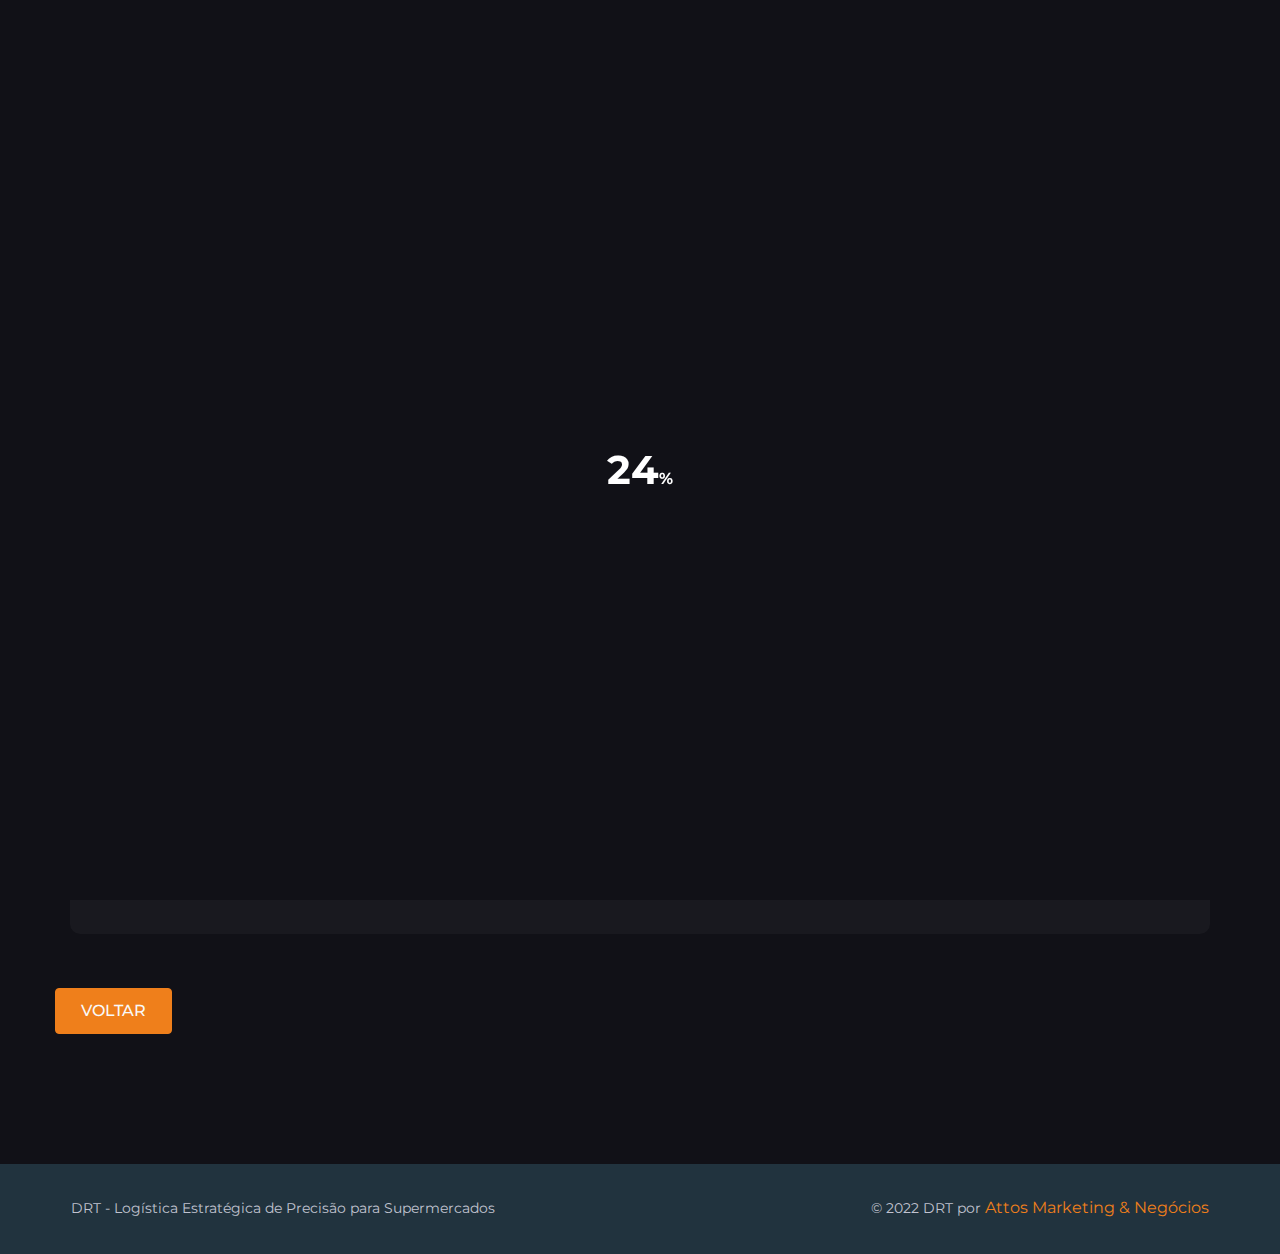
<file: estrutura.html>
<!DOCTYPE html>

<html lang="pt-br">

    <head>

        <!-- ==============================================
        Basic Page Needs
        =============================================== -->
        <meta charset="utf-8">
        <meta http-equiv="x-ua-compatible" content="ie=edge">
        <meta name="viewport" content="width=device-width, initial-scale=1">

        <!--[if IE]><meta http-equiv="x-ua-compatible" content="IE=9" /><![endif]-->

        <title>DRT - Logística Estratégica de Precisão para Supermercados</title>

        <meta name="description" content="Logística Estratégica de Precisão para Supermercados">
        <meta name="subject" content="DRT">
        <meta name="author" content="Attos">

        <!-- ==============================================
        Favicons
        =============================================== -->
        <link rel="shortcut icon" href="assets/images/favicon.ico">
        <link rel="apple-touch-icon" href="assets/images/apple-touch-icon.png">
        <link rel="apple-touch-icon" sizes="72x72" href="assets/images/apple-touch-icon-72x72.png">
        <link rel="apple-touch-icon" sizes="114x114" href="assets/images/apple-touch-icon-114x114.png">

        <!-- ==============================================
        Vendor Stylesheet
        =============================================== -->
        <link rel="stylesheet" href="assets/css/vendor/bootstrap.min.css">
        <link rel="stylesheet" href="assets/css/vendor/slider.min.css">
        <link rel="stylesheet" href="assets/css/main.css">
        <link rel="stylesheet" href="assets/css/vendor/icons.min.css">
        <link rel="stylesheet" href="assets/css/vendor/icons-fa.min.css">
        <link rel="stylesheet" href="assets/css/vendor/animation.min.css">
        <link rel="stylesheet" href="assets/css/vendor/gallery.min.css">
        <link rel="stylesheet" href="assets/css/vendor/cookie-notice.min.css">
        <link rel="stylesheet" href="assets/css/vendor/all.css">


        <!-- ==============================================
        Custom Stylesheet
        =============================================== -->
        <link rel="stylesheet" href="assets/css/default.css">

        <!-- ==============================================
        Theme Color
        =============================================== -->
        <meta name="theme-color" content="#21333e">

        <!-- ==============================================
        Theme Settings
        =============================================== -->
        <style>
            :root {
                --hero-bg-color: #000000;
    
                --section-1-bg-color: #111117;
                --section-7-bg-color: #ffffff;

                --footer-bg-color: #111117;
            }
        </style>
        
    </head>

    <body class="home">
        
        <!-- Preloader -->
        <div id="preloader" data-timeout="2000" class="odd preloader counter">
            <div data-aos="fade-up" data-aos-delay="300" class="row justify-content-center text-center items">
                <div data-percent="100" class="radial">
                    <span></span>
                </div>
            </div>
        </div>

        <!-- Header -->
        <header id="inicio">

            <!-- Top Navbar -->
            <nav class="navbar navbar-expand top">
                <div class="container header">

                    <!-- Navbar Items [right] -->
                    <ul class="navbar-nav">
                        <li class="nav-item">
                            <a href="#" class="nav-link"><i class="fas fa-phone-alt mr-2"></i>(51) 3371-1617</a>
                        </li>
                        <li class="nav-item">
                            <a href="#" class="nav-link"><i class="fas fa-envelope mr-2"></i>contato@drtlog.com.br</a>
                        </li>
                    </ul>

                    <!-- Navbar Icons -->
                    <ul class="navbar-nav icons">
                        <li class="nav-item social">
                            <a href="https://www.facebook.com/drtgestaoelogistica/" target="_blank" class="nav-link"><i class="fab fa-facebook-f"></i></a>
                        </li>
                        <li class="nav-item social">
                            <a href="https://www.instagram.com/drtlogistica/" target="_blank" class="nav-link"><i class="fab fa-instagram"></i></a>
                        </li>
                        <li class="nav-item social">
                            <a href="https://web.whatsapp.com/send?phone=555180513866" target="_blank" class="nav-link"><i class="fab fa-whatsapp"></i></a>
                        </li>
                    </ul>

                </div>
            </nav>

            <!-- Navbar -->
            <nav class="navbar navbar-expand navbar-fixed sub">
                <div class="container header">

                    <!-- Navbar Brand-->
                    <a class="navbar-brand" href="index.html#inicio">
                        <img src="assets/images/nav_logo.png" alt="DRT">
                    </a>

                    <!-- Navbar Items -->
                    <ul class="navbar-nav items">
                        <li class="nav-item">
                            <a href="index.html#produto" class="nav-link">PRODUTO</a>
                        </li>
                        <li class="nav-item">
                            <a href="index.html#beneficios" class="nav-link">BENEFÍCIOS</a>
                        </li>
                        <li class="nav-item">
                            <a href="index.html#diferenciais" class="nav-link">DIFERENCIAIS</a>
                        </li>
                        <li class="nav-item">
                            <a href="index.html#empresa" class="nav-link">EMPRESA</a>
                        </li>
                        <li class="nav-item">
                            <a href="index.html#clientes" class="nav-link">CLIENTES</a>
                        </li>
                        <li class="nav-item">
                            <a href="index.html#galeria" class="nav-link">GALERIA</a>
                        </li>
                        <li class="nav-item">
                            <a href="index.html#contato" class="nav-link">CONTATO</a>
                        </li>
                    </ul>

                    <!-- Navbar Toggle -->
                    <ul class="navbar-nav toggle">
                        <li class="nav-item">
                            <a href="#" class="nav-link" data-toggle="modal" data-target="#menu">
                                <i class="icon-menu m-0"></i>
                            </a>
                        </li>
                    </ul>

                    <!-- Navbar Action -->
                    <ul class="navbar-nav action">
                        <li class="nav-item ml-3">
                            <a href="#" class="btn ml-lg-auto primary-button">ÁREA DO CLIENTE</a>
                        </li>
                    </ul>
                </div>
            </nav>

        </header>

        <!-- Hero -->
        <section id="slider" class="hero p-0 odd featured slider-custom">
            <div class="swiper-container no-slider animation slider-h-10 slider-h-auto">
            </div>
        </section>

        <!-- About -->
        <section class="section-1 odd offers">
            <div class="container">
                <div class="row text-center intro">
                    <div class="col-12">
                        <h2>Estrutura</h2>
                    </div>
                </div>
                <div class="row justify-content-center items">
                    <div class="col-12 col-md-12 col-lg-12 item">
                        <div class="card">
                            <i class="icon fa-solid fa-list-ul"></i>
                            <h4>ATRIBUTOS</h4>
                            <ul>
                                <li>12 anos de atuação</li>
                                <li>Líder de mercado</li>
                                <li>Tecnologia avançada</li>
                                <li>Unidade com mais de 3.500m²</li>
                                <li>Unidade filial com mais de 3.400m²</li>
                                <li>+ de 200 lojas atendidas</li>
                                <li>+ de 90 colaboradores</li>
                                <li>+ de 2 milhões de volumes transportados por ano</li>
                                <li>Frota com 23 caminhões multiformato (leves, trucks, bitrucks e carretas), com capacidade de carga de 8 a 30 <i>pallets</i>, equipados com baús refrigerados e plataformas móveis de carga e descarga</li>
                                <li>Atuação em todo o RS</li>
                            </ul>
                        </div>
                    </div>
                </div>
                <div class="nav-item ml-0">
                    </br>
                    <a href="index.html#empresa" class="btn primary-button">VOLTAR</a>
                </div>
            </div>
        </section>
        
        <!-- Footer -->
        <footer>

            <!-- Copyright -->
            <section id="copyright" class="p-3 odd copyright">
                <div class="container">
                    <div class="row">
                        <div class="col-12 col-md-6 p-3 text-center text-lg-left">
                            <p>DRT - Logística Estratégica de Precisão para Supermercados</p>
                        </div>
                        <div class="col-12 col-md-6 p-3 text-center text-lg-right">
                            <p>© 2022 DRT por <a href="https://attosmktnegocios.com.br/" target="_blank">Attos Marketing & Negócios</a></p>
                        </div>
                    </div>
                </div>
            </section>
        </footer>
        
        <!-- Modal [responsive menu] -->
        <div id="menu" class="p-0 modal fade" role="dialog" aria-labelledby="menu" aria-hidden="true">
            <div class="modal-dialog modal-dialog-slideout" role="document">
                <div class="modal-content full">
                    <div class="modal-header" data-dismiss="modal">
                        <i class="icon-close fas fa-arrow-right"></i>
                    </div>
                    <div class="menu modal-body">
                        <div class="row w-100">
                            <a class="navbar-brand smooth-anchor logo-modal-menu" href="#inicio">
                                <img src="assets/images/nav_logo.png" alt="DRT">
                            </a>
                            <div class="items p-0 col-12 text-center">
                                <!-- Append [navbar] -->
                            </div>
                            <div class="contacts p-0 col-12 text-center">
                                <!-- Append [navbar] -->
                            </div>
                        </div>
                    </div>
                </div>
            </div>
        </div>

        <!-- Scroll [to top] -->
        <div id="scroll-to-top" class="scroll-to-top">
            <a href="#inicio" class="smooth-anchor">
                <i class="fas fa-arrow-up"></i>
            </a>
        </div>        

        <!-- ==============================================
        Vendor Scripts
        =============================================== -->
        <script src="assets/js/vendor/jquery.min.js"></script>
        <script src="assets/js/vendor/jquery.easing.min.js"></script>
        <script src="assets/js/vendor/jquery.inview.min.js"></script>
        <script src="assets/js/vendor/popper.min.js"></script>
        <script src="assets/js/vendor/bootstrap.min.js"></script>
        <script src="assets/js/vendor/ponyfill.min.js"></script>
        <script src="assets/js/vendor/slider.min.js"></script>
        <script src="assets/js/vendor/animation.min.js"></script>
        <script src="assets/js/vendor/progress-radial.min.js"></script>
        <script src="assets/js/vendor/bricklayer.min.js"></script>
        <script src="assets/js/vendor/gallery.min.js"></script>
        <script src="assets/js/vendor/shuffle.min.js"></script>
        <script src="assets/js/vendor/cookie-notice.min.js"></script>
        <script src="assets/js/vendor/particles.min.js"></script>
        <script src="assets/js/main.js"></script>

    </body>
</html>
</file>
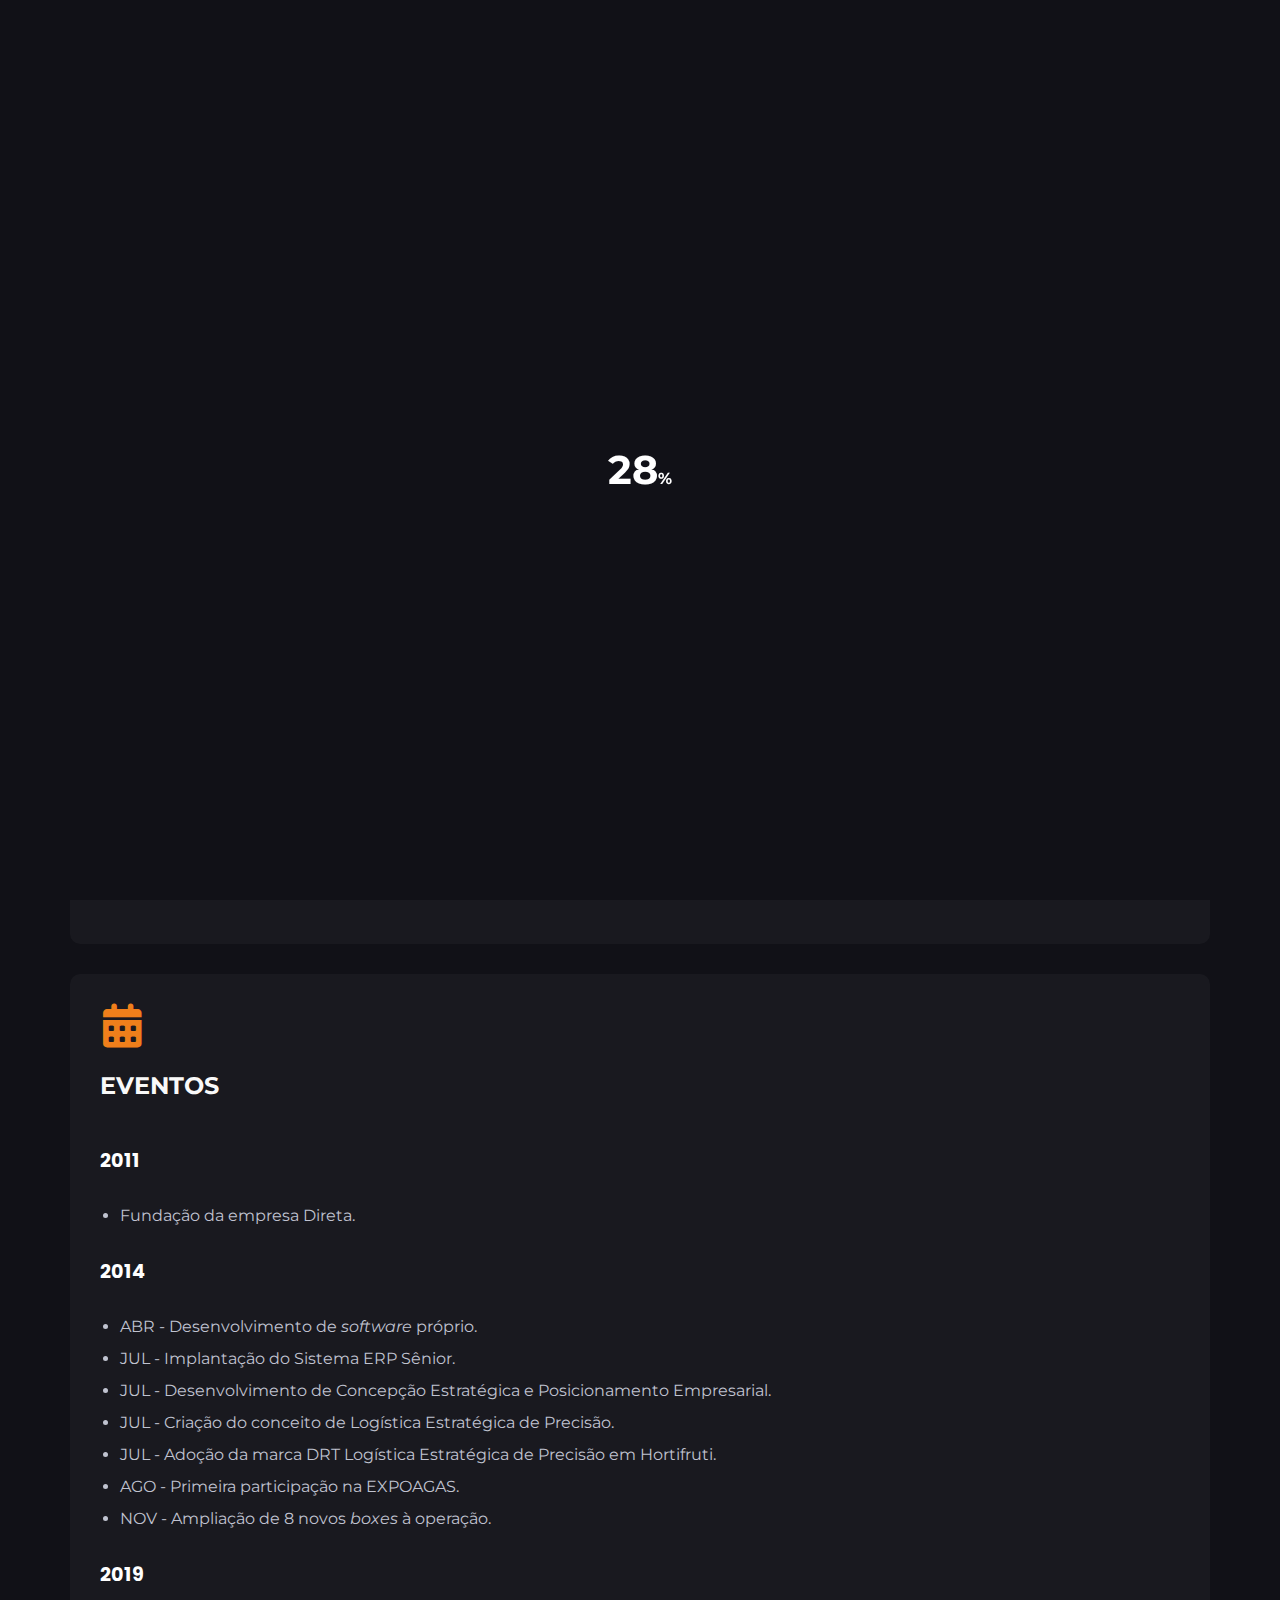
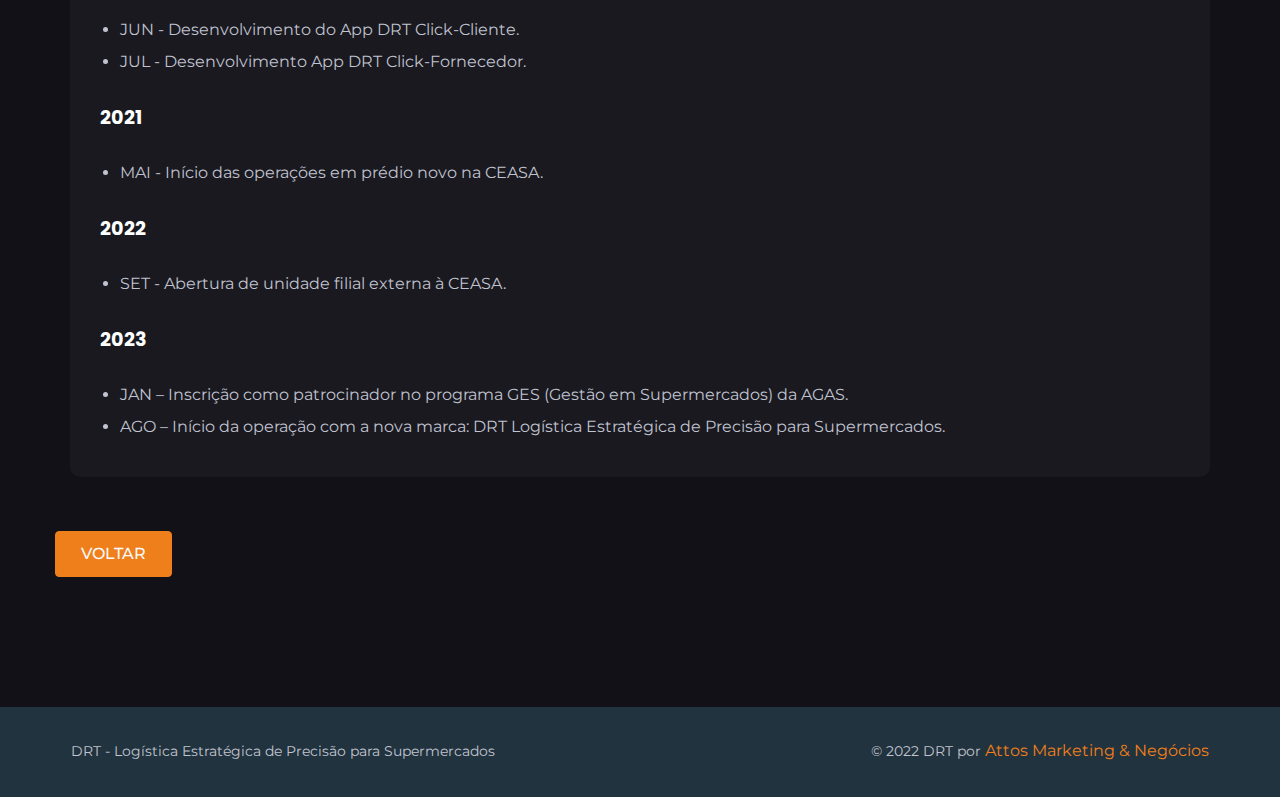
<file: historia.html>
<!DOCTYPE html>

<html lang="pt-br">

    <head>

        <!-- ==============================================
        Basic Page Needs
        =============================================== -->
        <meta charset="utf-8">
        <meta http-equiv="x-ua-compatible" content="ie=edge">
        <meta name="viewport" content="width=device-width, initial-scale=1">

        <!--[if IE]><meta http-equiv="x-ua-compatible" content="IE=9" /><![endif]-->

        <title>DRT - Logística Estratégica de Precisão para Supermercados</title>

        <meta name="description" content="Logística Estratégica de Precisão para Supermercados">
        <meta name="subject" content="DRT">
        <meta name="author" content="Attos">

        <!-- ==============================================
        Favicons
        =============================================== -->
        <link rel="shortcut icon" href="assets/images/favicon.ico">
        <link rel="apple-touch-icon" href="assets/images/apple-touch-icon.png">
        <link rel="apple-touch-icon" sizes="72x72" href="assets/images/apple-touch-icon-72x72.png">
        <link rel="apple-touch-icon" sizes="114x114" href="assets/images/apple-touch-icon-114x114.png">

        <!-- ==============================================
        Vendor Stylesheet
        =============================================== -->
        <link rel="stylesheet" href="assets/css/vendor/bootstrap.min.css">
        <link rel="stylesheet" href="assets/css/vendor/slider.min.css">
        <link rel="stylesheet" href="assets/css/main.css">
        <link rel="stylesheet" href="assets/css/vendor/icons.min.css">
        <link rel="stylesheet" href="assets/css/vendor/icons-fa.min.css">
        <link rel="stylesheet" href="assets/css/vendor/animation.min.css">
        <link rel="stylesheet" href="assets/css/vendor/gallery.min.css">
        <link rel="stylesheet" href="assets/css/vendor/cookie-notice.min.css">
        <link rel="stylesheet" href="assets/css/vendor/all.css">

        <!-- ==============================================
        Custom Stylesheet
        =============================================== -->
        <link rel="stylesheet" href="assets/css/default.css">

        <!-- ==============================================
        Theme Color
        =============================================== -->
        <meta name="theme-color" content="#21333e">

        <!-- ==============================================
        Theme Settings
        =============================================== -->
        <style>
            :root {
                --hero-bg-color: #000000;
    
                --section-1-bg-color: #111117;
                --section-7-bg-color: #ffffff;

                --footer-bg-color: #111117;
            }
        </style>
        
    </head>

    <body class="home">
        
        <!-- Preloader -->
        <div id="preloader" data-timeout="2000" class="odd preloader counter">
            <div data-aos="fade-up" data-aos-delay="300" class="row justify-content-center text-center items">
                <div data-percent="100" class="radial">
                    <span></span>
                </div>
            </div>
        </div>

        <!-- Header -->
        <header id="inicio">

            <!-- Top Navbar -->
            <nav class="navbar navbar-expand top">
                <div class="container header">

                    <!-- Navbar Items [right] -->
                    <ul class="navbar-nav">
                        <li class="nav-item">
                            <a href="#" class="nav-link"><i class="fas fa-phone-alt mr-2"></i>(51) 3371-1617</a>
                        </li>
                        <li class="nav-item">
                            <a href="#" class="nav-link"><i class="fas fa-envelope mr-2"></i>contato@drtlog.com.br</a>
                        </li>
                    </ul>

                    <!-- Navbar Icons -->
                    <ul class="navbar-nav icons">
                        <li class="nav-item social">
                            <a href="https://www.facebook.com/drtgestaoelogistica/" target="_blank" class="nav-link"><i class="fab fa-facebook-f"></i></a>
                        </li>
                        <li class="nav-item social">
                            <a href="https://www.instagram.com/drtlogistica/" target="_blank" class="nav-link"><i class="fab fa-instagram"></i></a>
                        </li>
                        <li class="nav-item social">
                            <a href="https://web.whatsapp.com/send?phone=555180513866" target="_blank" class="nav-link"><i class="fab fa-whatsapp"></i></a>
                        </li>
                    </ul>

                </div>
            </nav>

            <!-- Navbar -->
            <nav class="navbar navbar-expand navbar-fixed sub">
                <div class="container header">

                    <!-- Navbar Brand-->
                    <a class="navbar-brand" href="index.html#inicio">
                        <img src="assets/images/nav_logo.png" alt="DRT">
                    </a>

                    <!-- Navbar Items -->
                    <ul class="navbar-nav items">
                        <li class="nav-item">
                            <a href="index.html#produto" class="nav-link">PRODUTO</a>
                        </li>
                        <li class="nav-item">
                            <a href="index.html#beneficios" class="nav-link">BENEFÍCIOS</a>
                        </li>
                        <li class="nav-item">
                            <a href="index.html#diferenciais" class="nav-link">DIFERENCIAIS</a>
                        </li>
                        <li class="nav-item">
                            <a href="index.html#empresa" class="nav-link">EMPRESA</a>
                        </li>
                        <li class="nav-item">
                            <a href="index.html#clientes" class="nav-link">CLIENTES</a>
                        </li>
                        <li class="nav-item">
                            <a href="index.html#galeria" class="nav-link">GALERIA</a>
                        </li>
                        <li class="nav-item">
                            <a href="index.html#contato" class="nav-link">CONTATO</a>
                        </li>
                    </ul>

                    <!-- Navbar Toggle -->
                    <ul class="navbar-nav toggle">
                        <li class="nav-item">
                            <a href="#" class="nav-link" data-toggle="modal" data-target="#menu">
                                <i class="icon-menu m-0"></i>
                            </a>
                        </li>
                    </ul>

                    <!-- Navbar Action -->
                    <ul class="navbar-nav action">
                        <li class="nav-item ml-3">
                            <a href="#" class="btn ml-lg-auto primary-button">ÁREA DO CLIENTE</a>
                        </li>
                    </ul>
                </div>
            </nav>

        </header>

        <!-- Hero -->
        <section id="slider" class="hero p-0 odd featured slider-custom">
            <div class="swiper-container no-slider animation slider-h-10 slider-h-auto">
            </div>
        </section>

        <!-- About -->
        <section class="section-1 odd offers">
            <div class="container">
                <div class="row text-center intro">
                    <div class="col-12">
                        <h2>História</h2>
                    </div>
                </div>
                <div class="row justify-content-center items">
                    <div class="col-12 col-md-12 col-lg-12 item">
                        <div class="card">
                            <i class="icon fa-solid fa-clock-rotate-left"></i>
                            <h4>HISTÓRIA DRT</h4>
                                <p>Fundada em agosto de 2011 sob a denominação de Direta, a empresa simboliza um marco na modernização dos processos de distribuição e transporte de hortifrúti no Rio Grande do Sul e no Brasil.</p>
                                <p>No ano de 2014, em um processo de renovação de posicionamento, altera o nome de DRT Gestão e Logística de Alimentos para, DRT Logística Estratégica de Precisão em Hortifruti, posicionamento sustentado em um conceito empresarial e acadêmico inovador, concebido pela própria DRT.</p>
                                <p>No ano de 2022, com o início da operação de uma unidade externa à Ceasa (filial Cachoeirinha), a empresa estende suas operações para além do mercado hortifrúti, com a inclusão de outras categorias de alimentos em seu portfólio de gestão. Processo que se consolida em 2023, quando passa a utilizar a marca DRT Logística Estratégica de Precisão para Supermercados, representando esse ampliado escopo de sua atuação.</p>
                                <p>Por seu pioneirismo e gestão baseada em Tecnologia e Inovação, a DRT se configura como uma importante parceira estratégica e tecnológica de seus clientes, potencializadora de resultados de segurança, de satisfação, de performance e financeiros.</p>
                                <p>Ao longo do tempo, em permanente evolução técnica e expansão de negócios, a DRT mantém-se como líder de mercado e a “conexão perfeita entre o produtor e o supermercadista”.</p>
                        </div>
                    </div>
                    <div class="col-12 col-md-12 col-lg-12 item">
                        <div class="card">
                            <i class="icon fa-solid fa-calendar-days"></i>
                            <h4>EVENTOS</h4>
                            <h5>2011</h5>
                            <ul>
                                <li>Fundação da empresa Direta.</li>
                            </ul>
                            <h5>2014</h5>
                            <ul>
                                <li>ABR - Desenvolvimento de <i>software</i> próprio.</li>
                                <li>JUL - Implantação do Sistema ERP Sênior.</li>
                                <li>JUL - Desenvolvimento de Concepção Estratégica e Posicionamento Empresarial.</li>
                                <li>JUL - Criação do conceito de Logística Estratégica de Precisão.</li>
                                <li>JUL - Adoção da marca DRT Logística Estratégica de Precisão em Hortifruti.</li>
                                <li>AGO - Primeira participação na EXPOAGAS.</li>
                                <li>NOV - Ampliação de 8 novos <i>boxes</i> à operação.</li>
                            </ul> 
                            <h5>2019</h5>
                            <ul>
                                <li>JUN - Desenvolvimento do App DRT Click-Cliente.</li>
                                <li>JUL - Desenvolvimento App DRT Click-Fornecedor.</li>
                            </ul> 
                            <h5>2021</h5>
                            <ul>
                                <li>MAI - Início das operações em prédio novo na CEASA.</li>
                            </ul> 
                            <h5>2022</h5>
                            <ul>
                                <li>SET - Abertura de unidade filial externa à CEASA.</li>
                            </ul> 
                            <h5>2023</h5>
                            <ul>
                                <li>JAN – Inscrição como patrocinador no programa GES (Gestão em  Supermercados) da AGAS.</li>
                                <li>AGO – Início da operação com a nova marca: DRT Logística Estratégica de  Precisão para Supermercados.</li>
                            </ul> 
                        </div>
                    </div>
                </div>
                <div class="nav-item ml-0">
                    </br>
                    <a href="index.html#empresa" class="btn primary-button">VOLTAR</a>
                </div>
            </div>
        </section>
        
        <!-- Footer -->
        <footer>

            <!-- Copyright -->
            <section id="copyright" class="p-3 odd copyright">
                <div class="container">
                    <div class="row">
                        <div class="col-12 col-md-6 p-3 text-center text-lg-left">
                            <p>DRT - Logística Estratégica de Precisão para Supermercados</p>
                        </div>
                        <div class="col-12 col-md-6 p-3 text-center text-lg-right">
                            <p>© 2022 DRT por <a href="https://attosmktnegocios.com.br/" target="_blank">Attos Marketing & Negócios</a></p>
                        </div>
                    </div>
                </div>
            </section>
        </footer>
        
        <!-- Modal [responsive menu] -->
        <div id="menu" class="p-0 modal fade" role="dialog" aria-labelledby="menu" aria-hidden="true">
            <div class="modal-dialog modal-dialog-slideout" role="document">
                <div class="modal-content full">
                    <div class="modal-header" data-dismiss="modal">
                        <i class="icon-close fas fa-arrow-right"></i>
                    </div>
                    <div class="menu modal-body">
                        <div class="row w-100">
                            <a class="navbar-brand smooth-anchor logo-modal-menu" href="#inicio">
                                <img src="assets/images/nav_logo.png" alt="DRT">
                            </a>
                            <div class="items p-0 col-12 text-center">
                                <!-- Append [navbar] -->
                            </div>
                            <div class="contacts p-0 col-12 text-center">
                                <!-- Append [navbar] -->
                            </div>
                        </div>
                    </div>
                </div>
            </div>
        </div>

        <!-- Scroll [to top] -->
        <div id="scroll-to-top" class="scroll-to-top">
            <a href="#inicio" class="smooth-anchor">
                <i class="fas fa-arrow-up"></i>
            </a>
        </div>        

        <!-- ==============================================
        Vendor Scripts
        =============================================== -->
        <script src="assets/js/vendor/jquery.min.js"></script>
        <script src="assets/js/vendor/jquery.easing.min.js"></script>
        <script src="assets/js/vendor/jquery.inview.min.js"></script>
        <script src="assets/js/vendor/popper.min.js"></script>
        <script src="assets/js/vendor/bootstrap.min.js"></script>
        <script src="assets/js/vendor/ponyfill.min.js"></script>
        <script src="assets/js/vendor/slider.min.js"></script>
        <script src="assets/js/vendor/animation.min.js"></script>
        <script src="assets/js/vendor/progress-radial.min.js"></script>
        <script src="assets/js/vendor/bricklayer.min.js"></script>
        <script src="assets/js/vendor/gallery.min.js"></script>
        <script src="assets/js/vendor/shuffle.min.js"></script>
        <script src="assets/js/vendor/cookie-notice.min.js"></script>
        <script src="assets/js/vendor/particles.min.js"></script>
        <script src="assets/js/main.js"></script>

    </body>
</html>
</file>
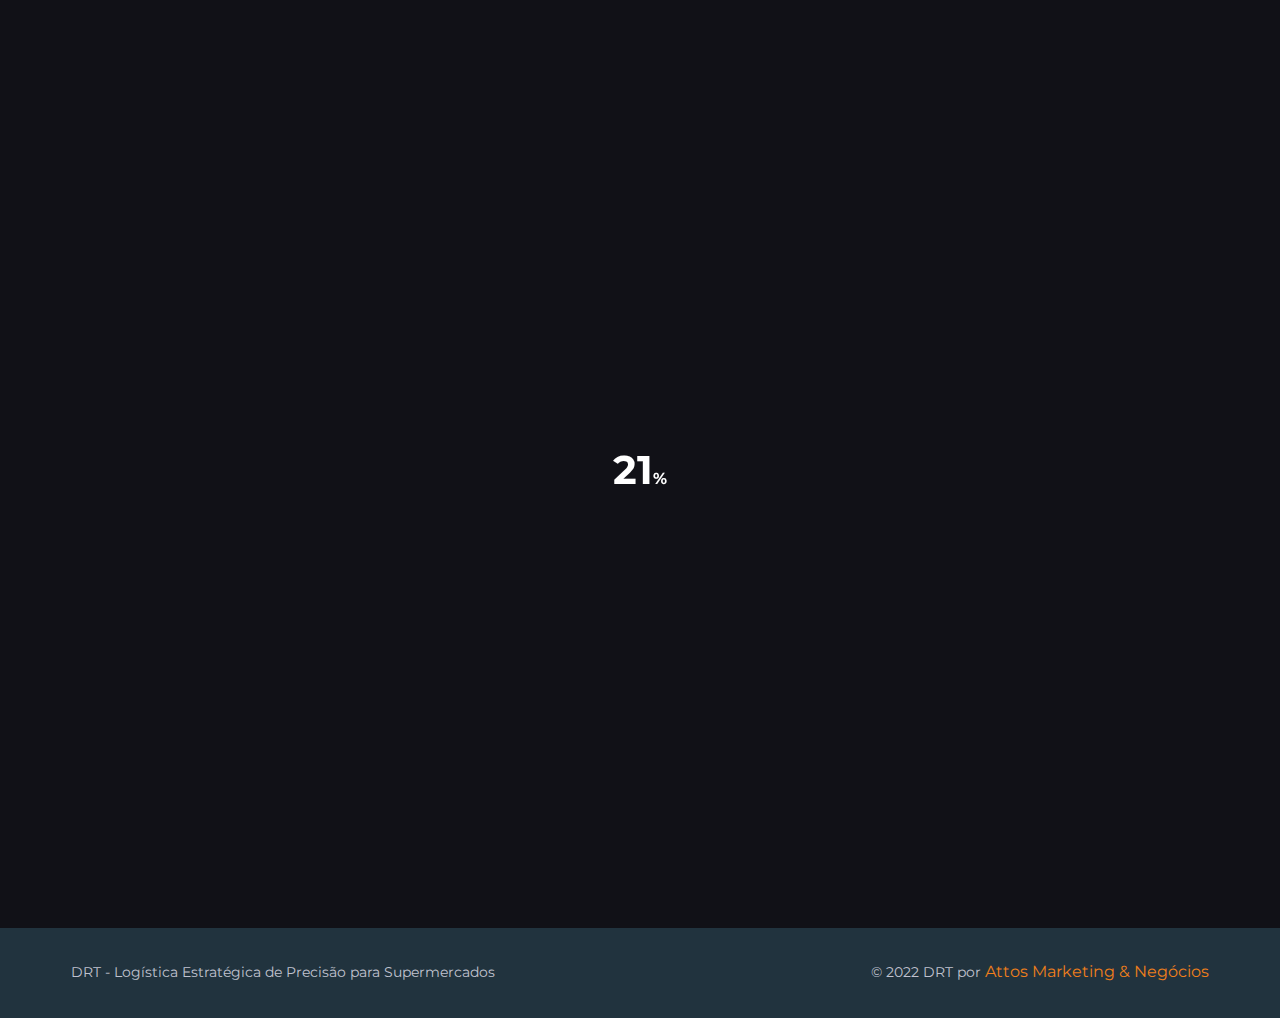
<file: lep.html>
<!DOCTYPE html>

<html lang="pt-br">

    <head>

        <!-- ==============================================
        Basic Page Needs
        =============================================== -->
        <meta charset="utf-8">
        <meta http-equiv="x-ua-compatible" content="ie=edge">
        <meta name="viewport" content="width=device-width, initial-scale=1">

        <!--[if IE]><meta http-equiv="x-ua-compatible" content="IE=9" /><![endif]-->

        <title>DRT - Logística Estratégica de Precisão para Supermercados</title>

        <meta name="description" content="Logística Estratégica de Precisão para Supermercados">
        <meta name="subject" content="DRT">
        <meta name="author" content="Attos">

        <!-- ==============================================
        Favicons
        =============================================== -->
        <link rel="shortcut icon" href="assets/images/favicon.ico">
        <link rel="apple-touch-icon" href="assets/images/apple-touch-icon.png">
        <link rel="apple-touch-icon" sizes="72x72" href="assets/images/apple-touch-icon-72x72.png">
        <link rel="apple-touch-icon" sizes="114x114" href="assets/images/apple-touch-icon-114x114.png">

        <!-- ==============================================
        Vendor Stylesheet
        =============================================== -->
        <link rel="stylesheet" href="assets/css/vendor/bootstrap.min.css">
        <link rel="stylesheet" href="assets/css/vendor/slider.min.css">
        <link rel="stylesheet" href="assets/css/main.css">
        <link rel="stylesheet" href="assets/css/vendor/icons.min.css">
        <link rel="stylesheet" href="assets/css/vendor/icons-fa.min.css">
        <link rel="stylesheet" href="assets/css/vendor/animation.min.css">
        <link rel="stylesheet" href="assets/css/vendor/gallery.min.css">
        <link rel="stylesheet" href="assets/css/vendor/cookie-notice.min.css">
        <link rel="stylesheet" href="assets/css/vendor/all.css">

        <!-- ==============================================
        Custom Stylesheet
        =============================================== -->
        <link rel="stylesheet" href="assets/css/default.css">

        <!-- ==============================================
        Theme Color
        =============================================== -->
        <meta name="theme-color" content="#21333e">

        <!-- ==============================================
        Theme Settings
        =============================================== -->
        <style>
            :root {
                --hero-bg-color: #000000;
    
                --section-1-bg-color: #111117;
                --section-7-bg-color: #ffffff;

                --footer-bg-color: #111117;
            }
        </style>
        
    </head>

    <body class="home">
        
        <!-- Preloader -->
        <div id="preloader" data-timeout="2000" class="odd preloader counter">
            <div data-aos="fade-up" data-aos-delay="300" class="row justify-content-center text-center items">
                <div data-percent="100" class="radial">
                    <span></span>
                </div>
            </div>
        </div>

        <!-- Header -->
        <header id="inicio">

            <!-- Top Navbar -->
            <nav class="navbar navbar-expand top">
                <div class="container header">

                    <!-- Navbar Items [right] -->
                    <ul class="navbar-nav">
                        <li class="nav-item">
                            <a href="#" class="nav-link"><i class="fas fa-phone-alt mr-2"></i>(51) 3371-1617</a>
                        </li>
                        <li class="nav-item">
                            <a href="#" class="nav-link"><i class="fas fa-envelope mr-2"></i>contato@drtlog.com.br</a>
                        </li>
                    </ul>

                    <!-- Navbar Icons -->
                    <ul class="navbar-nav icons">
                        <li class="nav-item social">
                            <a href="https://www.facebook.com/drtgestaoelogistica/" target="_blank" class="nav-link"><i class="fab fa-facebook-f"></i></a>
                        </li>
                        <li class="nav-item social">
                            <a href="https://www.instagram.com/drtlogistica/" target="_blank" class="nav-link"><i class="fab fa-instagram"></i></a>
                        </li>
                        <li class="nav-item social">
                            <a href="https://web.whatsapp.com/send?phone=555180513866" target="_blank" class="nav-link"><i class="fab fa-whatsapp"></i></a>
                        </li>
                    </ul>

                </div>
            </nav>

            <!-- Navbar -->
            <nav class="navbar navbar-expand navbar-fixed sub">
                <div class="container header">

                    <!-- Navbar Brand-->
                    <a class="navbar-brand" href="index.html#inicio">
                        <img src="assets/images/nav_logo.png" alt="DRT">
                    </a>

                    <!-- Navbar Items -->
                    <ul class="navbar-nav items">
                        <li class="nav-item">
                            <a href="index.html#produto" class="nav-link">PRODUTO</a>
                        </li>
                        <li class="nav-item">
                            <a href="index.html#beneficios" class="nav-link">BENEFÍCIOS</a>
                        </li>
                        <li class="nav-item">
                            <a href="index.html#diferenciais" class="nav-link">DIFERENCIAIS</a>
                        </li>
                        <li class="nav-item">
                            <a href="index.html#empresa" class="nav-link">EMPRESA</a>
                        </li>
                        <li class="nav-item">
                            <a href="index.html#clientes" class="nav-link">CLIENTES</a>
                        </li>
                        <li class="nav-item">
                            <a href="index.html#galeria" class="nav-link">GALERIA</a>
                        </li>
                        <li class="nav-item">
                            <a href="index.html#contato" class="nav-link">CONTATO</a>
                        </li>
                    </ul>

                    <!-- Navbar Toggle -->
                    <ul class="navbar-nav toggle">
                        <li class="nav-item">
                            <a href="#" class="nav-link" data-toggle="modal" data-target="#menu">
                                <i class="icon-menu m-0"></i>
                            </a>
                        </li>
                    </ul>

                    <!-- Navbar Action -->
                    <ul class="navbar-nav action">
                        <li class="nav-item ml-3">
                            <a href="#" class="btn ml-lg-auto primary-button">ÁREA DO CLIENTE</a>
                        </li>
                    </ul>
                </div>
            </nav>

        </header>

        <!-- Hero -->
        <section id="slider" class="hero p-0 odd featured slider-custom">
            <div class="swiper-container no-slider animation slider-h-10 slider-h-auto">
            </div>
        </section>

        <!-- About -->
        <section class="section-1 odd offers">
            <div class="container">
                <div class="row text-center intro">
                    <div class="col-12">
                        <h2>Logística Estratégica de Precisão</h2>
                    </div>
                </div>
                <div class="row justify-content-center items">
                    <div class="col-12 col-md-12 col-lg-12 item">
                        <div class="card">
                            <i class="icon fa-solid fa-road-circle-check"></i>
                            <h4>CONCEITO</h4>
                            <p>Conjunto de concepções e definições da gestão logística, alinhado às diretrizes estratégicas das organizações, que potencializam sua condição de competitividade.</p>
                            <p>Efetiva-se na geração de valor estratégico e na eficácia das operações empresariais, pelo estreitamento das amplitudes de variação nos registros de resultados dos elementos mensuráveis relacionados ao serviço logístico.</p>
                        </div>
                    </div>
                </div>
                <div class="nav-item ml-0">
                    </br>
                    <a href="index.html#empresa" class="btn primary-button">VOLTAR</a>
                </div>
            </div>
        </section>
        
        <!-- Footer -->
        <footer>

            <!-- Copyright -->
            <section id="copyright" class="p-3 odd copyright">
                <div class="container">
                    <div class="row">
                        <div class="col-12 col-md-6 p-3 text-center text-lg-left">
                            <p>DRT - Logística Estratégica de Precisão para Supermercados</p>
                        </div>
                        <div class="col-12 col-md-6 p-3 text-center text-lg-right">
                            <p>© 2022 DRT por <a href="https://attosmktnegocios.com.br/" target="_blank">Attos Marketing & Negócios</a></p>
                        </div>
                    </div>
                </div>
            </section>
        </footer>

        <!-- Modal [responsive menu] -->
        <div id="menu" class="p-0 modal fade" role="dialog" aria-labelledby="menu" aria-hidden="true">
            <div class="modal-dialog modal-dialog-slideout" role="document">
                <div class="modal-content full">
                    <div class="modal-header" data-dismiss="modal">
                        <i class="icon-close fas fa-arrow-right"></i>
                    </div>
                    <div class="menu modal-body">
                        <div class="row w-100">
                            <a class="navbar-brand smooth-anchor logo-modal-menu" href="#inicio">
                                <img src="assets/images/nav_logo.png" alt="DRT">
                            </a>
                            <div class="items p-0 col-12 text-center">
                                <!-- Append [navbar] -->
                            </div>
                            <div class="contacts p-0 col-12 text-center">
                                <!-- Append [navbar] -->
                            </div>
                        </div>
                    </div>
                </div>
            </div>
        </div>

        <!-- Scroll [to top] -->
        <div id="scroll-to-top" class="scroll-to-top">
            <a href="#inicio" class="smooth-anchor">
                <i class="fas fa-arrow-up"></i>
            </a>
        </div>        

        <!-- ==============================================
        Vendor Scripts
        =============================================== -->
        <script src="assets/js/vendor/jquery.min.js"></script>
        <script src="assets/js/vendor/jquery.easing.min.js"></script>
        <script src="assets/js/vendor/jquery.inview.min.js"></script>
        <script src="assets/js/vendor/popper.min.js"></script>
        <script src="assets/js/vendor/bootstrap.min.js"></script>
        <script src="assets/js/vendor/ponyfill.min.js"></script>
        <script src="assets/js/vendor/slider.min.js"></script>
        <script src="assets/js/vendor/animation.min.js"></script>
        <script src="assets/js/vendor/progress-radial.min.js"></script>
        <script src="assets/js/vendor/bricklayer.min.js"></script>
        <script src="assets/js/vendor/gallery.min.js"></script>
        <script src="assets/js/vendor/shuffle.min.js"></script>
        <script src="assets/js/vendor/cookie-notice.min.js"></script>
        <script src="assets/js/vendor/particles.min.js"></script>
        <script src="assets/js/main.js"></script>

    </body>
</html>
</file>
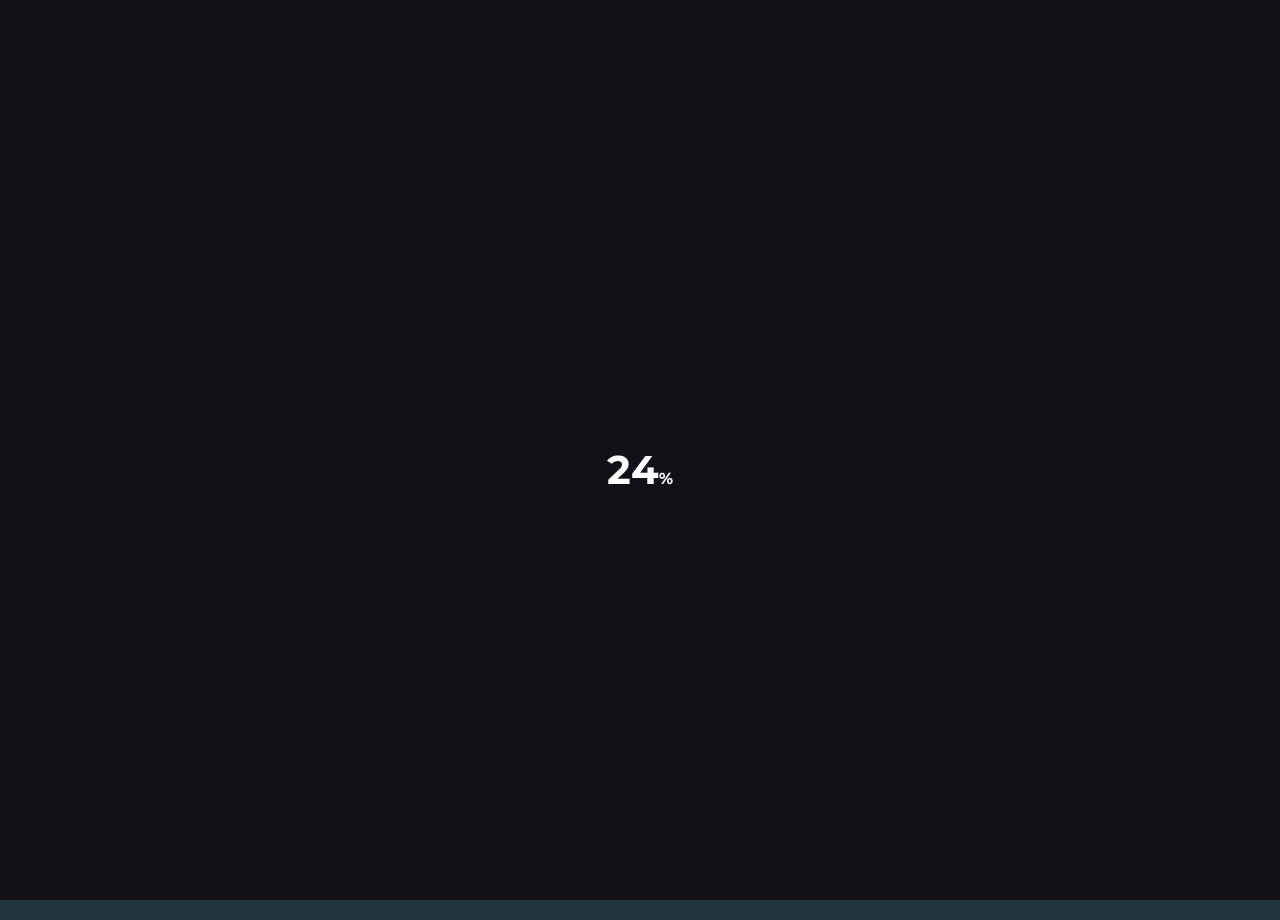
<file: recebimento.html>
<!DOCTYPE html>

<html lang="pt-br">

    <head>

        <!-- ==============================================
        Basic Page Needs
        =============================================== -->
        <meta charset="utf-8">
        <meta http-equiv="x-ua-compatible" content="ie=edge">
        <meta name="viewport" content="width=device-width, initial-scale=1">

        <!--[if IE]><meta http-equiv="x-ua-compatible" content="IE=9" /><![endif]-->

        <title>DRT - Logística Estratégica de Precisão para Supermercados</title>

        <meta name="description" content="Logística Estratégica de Precisão para Supermercados">
        <meta name="subject" content="DRT">
        <meta name="author" content="Attos">

        <!-- ==============================================
        Favicons
        =============================================== -->
        <link rel="shortcut icon" href="assets/images/favicon.ico">
        <link rel="apple-touch-icon" href="assets/images/apple-touch-icon.png">
        <link rel="apple-touch-icon" sizes="72x72" href="assets/images/apple-touch-icon-72x72.png">
        <link rel="apple-touch-icon" sizes="114x114" href="assets/images/apple-touch-icon-114x114.png">

        <!-- ==============================================
        Vendor Stylesheet
        =============================================== -->
        <link rel="stylesheet" href="assets/css/vendor/bootstrap.min.css">
        <link rel="stylesheet" href="assets/css/vendor/slider.min.css">
        <link rel="stylesheet" href="assets/css/main.css">
        <link rel="stylesheet" href="assets/css/vendor/icons.min.css">
        <link rel="stylesheet" href="assets/css/vendor/icons-fa.min.css">
        <link rel="stylesheet" href="assets/css/vendor/animation.min.css">
        <link rel="stylesheet" href="assets/css/vendor/gallery.min.css">
        <link rel="stylesheet" href="assets/css/vendor/cookie-notice.min.css">

        <!-- ==============================================
        Custom Stylesheet
        =============================================== -->
        <link rel="stylesheet" href="assets/css/default.css">

        <!-- ==============================================
        Theme Color
        =============================================== -->
        <meta name="theme-color" content="#21333e">

        <!-- ==============================================
        Theme Settings
        =============================================== -->
        <style>
            :root {
                --hero-bg-color: #000000;
    
                --section-1-bg-color: #ffffff;
                --section-7-bg-color: #ffffff;

                --footer-bg-color: #111117;
            }
        </style>
        
    </head>

    <body class="home">
        
        <!-- Preloader -->
        <div id="preloader" data-timeout="2000" class="odd preloader counter">
            <div data-aos="fade-up" data-aos-delay="300" class="row justify-content-center text-center items">
                <div data-percent="100" class="radial">
                    <span></span>
                </div>
            </div>
        </div>

        <!-- Header -->
        <header id="inicio">

            <!-- Top Navbar -->
            <nav class="navbar navbar-expand top">
                <div class="container header">

                    <!-- Navbar Items [right] -->
                    <ul class="navbar-nav">
                        <li class="nav-item">
                            <a href="#" class="nav-link"><i class="fas fa-phone-alt mr-2"></i>(51) 3371-1617</a>
                        </li>
                        <li class="nav-item">
                            <a href="#" class="nav-link"><i class="fas fa-envelope mr-2"></i>contato@drtlog.com.br</a>
                        </li>
                    </ul>

                    <!-- Navbar Icons -->
                    <ul class="navbar-nav icons">
                        <li class="nav-item social">
                            <a href="https://www.facebook.com/drtgestaoelogistica/" target="_blank" class="nav-link"><i class="fab fa-facebook-f"></i></a>
                        </li>
                        <li class="nav-item social">
                            <a href="https://www.instagram.com/drtlogistica/" target="_blank" class="nav-link"><i class="fab fa-instagram"></i></a>
                        </li>
                        <li class="nav-item social">
                            <a href="https://web.whatsapp.com/send?phone=555180513866" target="_blank" class="nav-link"><i class="fab fa-whatsapp"></i></a>
                        </li>
                    </ul>

                </div>
            </nav>

            <!-- Navbar -->
            <nav class="navbar navbar-expand navbar-fixed sub">
                <div class="container header">

                    <!-- Navbar Brand-->
                    <a class="navbar-brand" href="index.html#inicio">
                        <img src="assets/images/nav_logo.png" alt="DRT">
                    </a>

                    <!-- Navbar Items -->
                    <ul class="navbar-nav items">
                        <li class="nav-item">
                            <a href="index.html#produto" class="nav-link">PRODUTO</a>
                        </li>
                        <li class="nav-item">
                            <a href="index.html#beneficios" class="nav-link">BENEFÍCIOS</a>
                        </li>
                        <li class="nav-item">
                            <a href="index.html#diferenciais" class="nav-link">DIFERENCIAIS</a>
                        </li>
                        <li class="nav-item">
                            <a href="index.html#empresa" class="nav-link">EMPRESA</a>
                        </li>
                        <li class="nav-item">
                            <a href="index.html#clientes" class="nav-link">CLIENTES</a>
                        </li>
                        <li class="nav-item">
                            <a href="index.html#galeria" class="nav-link">GALERIA</a>
                        </li>
                        <li class="nav-item">
                            <a href="index.html#contato" class="nav-link">CONTATO</a>
                        </li>
                    </ul>

                    <!-- Navbar Toggle -->
                    <ul class="navbar-nav toggle">
                        <li class="nav-item">
                            <a href="#" class="nav-link" data-toggle="modal" data-target="#menu">
                                <i class="icon-menu m-0"></i>
                            </a>
                        </li>
                    </ul>

                    <!-- Navbar Action -->
                    <ul class="navbar-nav action">
                        <li class="nav-item ml-3">
                            <a href="#" class="btn ml-lg-auto primary-button">ÁREA DO CLIENTE</a>
                        </li>
                    </ul>
                </div>
            </nav>

        </header>

        <!-- Hero -->
        <section id="slider" class="hero p-0 odd featured slider-custom">
            <div class="swiper-container no-slider animation slider-h-10 slider-h-auto">
            </div>
        </section>

        <!-- About -->
        <section id="about" class="section-1 highlights team image-right">
            <div class="container">
                <div class="row">
                    <div class="col-12 col-lg-8 align-self-top text">
                        <div class="row intro m-0">
                            <div class="col-12 p-0">
                                <h2>Recebimento</h2>
                            </div>
                        </div>
                        <div class="row">
                            <div class="col-12 p-0 pr-md-5">
                                <ol>
                                    <li>Captação do pedido do cliente pelo fornecedor, que processa as mercadorias para entrega na plataforma.</li>
                                    <li>Os volumes são entregues em uma janela de horário preestabelecida e recebidos pela equipe especializada DRT.</li>
                                </ol>
                            </div>
                        </div>
                    </div>
                    <div data-aos="zoom-in" class="col-12 col-lg-4 mt-5 mt-lg-0">
                                
                        <!-- Gallery -->
                        <div class="gallery row justify-content-center">
                            <a class="col-8 col-custom pl-0 item" href="assets/images/produto/recebimento/recebimento1.png">
                                <img src="assets/images/produto/recebimento/recebimento1.png" alt="Recebimento 1" class="w-100">
                            </a>
                            <a class="col-8 col-custom pr-0 item" href="assets/images/produto/recebimento/recebimento2.png">
                                <img src="assets/images/produto/recebimento/recebimento2.png" alt="Recebimento 2" class="w-100">
                            </a>
                        </div>
                    </div>
                    <div class="nav-item ml-0">
                    </br>
                    <a href="index.html#produto" class="btn primary-button">VOLTAR</a>
                </div>
                </div>
            </div>
        </section>
        
        <!-- Footer -->
        <footer>

            <!-- Copyright -->
            <section id="copyright" class="p-3 odd copyright">
                <div class="container">
                    <div class="row">
                        <div class="col-12 col-md-6 p-3 text-center text-lg-left">
                            <p>DRT - Logística Estratégica de Precisão para Supermercados</p>
                        </div>
                        <div class="col-12 col-md-6 p-3 text-center text-lg-right">
                            <p>© 2022 DRT por <a href="https://attosmktnegocios.com.br/" target="_blank">Attos Marketing & Negócios</a></p>
                        </div>
                    </div>
                </div>
            </section>
        </footer>

        <!-- Modal [responsive menu] -->
        <div id="menu" class="p-0 modal fade" role="dialog" aria-labelledby="menu" aria-hidden="true">
            <div class="modal-dialog modal-dialog-slideout" role="document">
                <div class="modal-content full">
                    <div class="modal-header" data-dismiss="modal">
                        <i class="icon-close fas fa-arrow-right"></i>
                    </div>
                    <div class="menu modal-body">
                        <div class="row w-100">
                            <a class="navbar-brand smooth-anchor logo-modal-menu" href="#inicio">
                                <img src="assets/images/nav_logo.png" alt="DRT">
                            </a>
                            <div class="items p-0 col-12 text-center">
                                <!-- Append [navbar] -->
                            </div>
                            <div class="contacts p-0 col-12 text-center">
                                <!-- Append [navbar] -->
                            </div>
                        </div>
                    </div>
                </div>
            </div>
        </div>

        <!-- Scroll [to top] -->
        <div id="scroll-to-top" class="scroll-to-top">
            <a href="#inicio" class="smooth-anchor">
                <i class="fas fa-arrow-up"></i>
            </a>
        </div>        

        <!-- ==============================================
        Vendor Scripts
        =============================================== -->
        <script src="assets/js/vendor/jquery.min.js"></script>
        <script src="assets/js/vendor/jquery.easing.min.js"></script>
        <script src="assets/js/vendor/jquery.inview.min.js"></script>
        <script src="assets/js/vendor/popper.min.js"></script>
        <script src="assets/js/vendor/bootstrap.min.js"></script>
        <script src="assets/js/vendor/ponyfill.min.js"></script>
        <script src="assets/js/vendor/slider.min.js"></script>
        <script src="assets/js/vendor/animation.min.js"></script>
        <script src="assets/js/vendor/progress-radial.min.js"></script>
        <script src="assets/js/vendor/bricklayer.min.js"></script>
        <script src="assets/js/vendor/gallery.min.js"></script>
        <script src="assets/js/vendor/shuffle.min.js"></script>
        <script src="assets/js/vendor/cookie-notice.min.js"></script>
        <script src="assets/js/vendor/particles.min.js"></script>
        <script src="assets/js/main.js"></script>

    </body>
</html>
</file>
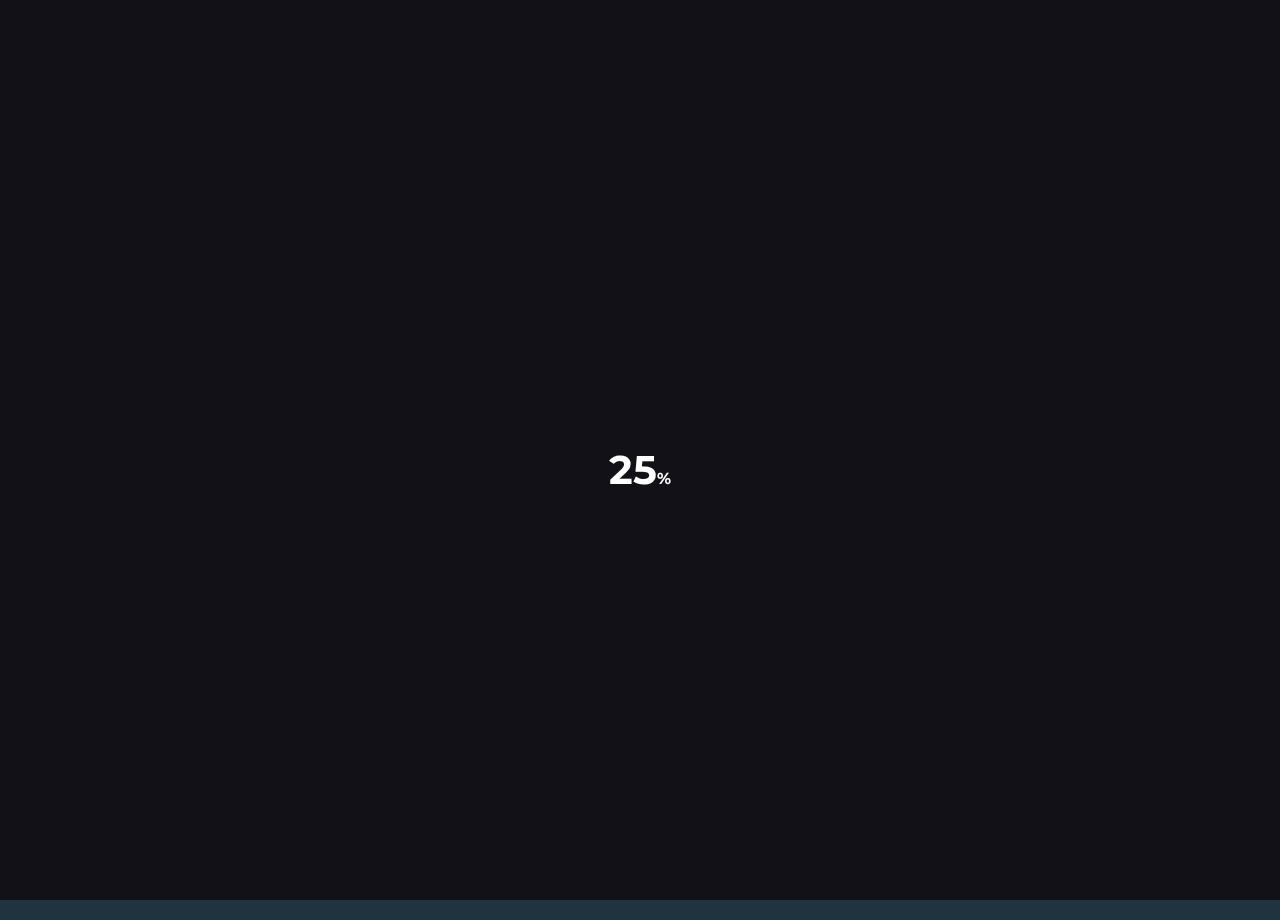
<file: separacao.html>
<!DOCTYPE html>

<html lang="pt-br">

    <head>

        <!-- ==============================================
        Basic Page Needs
        =============================================== -->
        <meta charset="utf-8">
        <meta http-equiv="x-ua-compatible" content="ie=edge">
        <meta name="viewport" content="width=device-width, initial-scale=1">

        <!--[if IE]><meta http-equiv="x-ua-compatible" content="IE=9" /><![endif]-->

        <title>DRT - Logística Estratégica de Precisão para Supermercados</title>

        <meta name="description" content="Logística Estratégica de Precisão para Supermercados">
        <meta name="subject" content="DRT">
        <meta name="author" content="Attos">

        <!-- ==============================================
        Favicons
        =============================================== -->
        <link rel="shortcut icon" href="assets/images/favicon.ico">
        <link rel="apple-touch-icon" href="assets/images/apple-touch-icon.png">
        <link rel="apple-touch-icon" sizes="72x72" href="assets/images/apple-touch-icon-72x72.png">
        <link rel="apple-touch-icon" sizes="114x114" href="assets/images/apple-touch-icon-114x114.png">

        <!-- ==============================================
        Vendor Stylesheet
        =============================================== -->
        <link rel="stylesheet" href="assets/css/vendor/bootstrap.min.css">
        <link rel="stylesheet" href="assets/css/vendor/slider.min.css">
        <link rel="stylesheet" href="assets/css/main.css">
        <link rel="stylesheet" href="assets/css/vendor/icons.min.css">
        <link rel="stylesheet" href="assets/css/vendor/icons-fa.min.css">
        <link rel="stylesheet" href="assets/css/vendor/animation.min.css">
        <link rel="stylesheet" href="assets/css/vendor/gallery.min.css">
        <link rel="stylesheet" href="assets/css/vendor/cookie-notice.min.css">

        <!-- ==============================================
        Custom Stylesheet
        =============================================== -->
        <link rel="stylesheet" href="assets/css/default.css">

        <!-- ==============================================
        Theme Color
        =============================================== -->
        <meta name="theme-color" content="#21333e">

        <!-- ==============================================
        Theme Settings
        =============================================== -->
        <style>
            :root {
                --hero-bg-color: #000000;
    
                --section-1-bg-color: #ffffff;
                --section-7-bg-color: #ffffff;

                --footer-bg-color: #111117;
            }
        </style>
        
    </head>

    <body class="home">
        
        <!-- Preloader -->
        <div id="preloader" data-timeout="2000" class="odd preloader counter">
            <div data-aos="fade-up" data-aos-delay="300" class="row justify-content-center text-center items">
                <div data-percent="100" class="radial">
                    <span></span>
                </div>
            </div>
        </div>

        <!-- Header -->
        <header id="inicio">

            <!-- Top Navbar -->
            <nav class="navbar navbar-expand top">
                <div class="container header">

                    <!-- Navbar Items [right] -->
                    <ul class="navbar-nav">
                        <li class="nav-item">
                            <a href="#" class="nav-link"><i class="fas fa-phone-alt mr-2"></i>(51) 3371-1617</a>
                        </li>
                        <li class="nav-item">
                            <a href="#" class="nav-link"><i class="fas fa-envelope mr-2"></i>contato@drtlog.com.br</a>
                        </li>
                    </ul>

                    <!-- Navbar Icons -->
                    <ul class="navbar-nav icons">
                        <li class="nav-item social">
                            <a href="https://www.facebook.com/drtgestaoelogistica/" target="_blank" class="nav-link"><i class="fab fa-facebook-f"></i></a>
                        </li>
                        <li class="nav-item social">
                            <a href="https://www.instagram.com/drtlogistica/" target="_blank" class="nav-link"><i class="fab fa-instagram"></i></a>
                        </li>
                        <li class="nav-item social">
                            <a href="https://web.whatsapp.com/send?phone=555180513866" target="_blank" class="nav-link"><i class="fab fa-whatsapp"></i></a>
                        </li>
                    </ul>

                </div>
            </nav>

            <!-- Navbar -->
            <nav class="navbar navbar-expand navbar-fixed sub">
                <div class="container header">

                    <!-- Navbar Brand-->
                    <a class="navbar-brand" href="index.html#inicio">
                        <img src="assets/images/nav_logo.png" alt="DRT">
                    </a>

                    <!-- Navbar Items -->
                    <ul class="navbar-nav items">
                        <li class="nav-item">
                            <a href="index.html#produto" class="nav-link">PRODUTO</a>
                        </li>
                        <li class="nav-item">
                            <a href="index.html#beneficios" class="nav-link">BENEFÍCIOS</a>
                        </li>
                        <li class="nav-item">
                            <a href="index.html#diferenciais" class="nav-link">DIFERENCIAIS</a>
                        </li>
                        <li class="nav-item">
                            <a href="index.html#empresa" class="nav-link">EMPRESA</a>
                        </li>
                        <li class="nav-item">
                            <a href="index.html#clientes" class="nav-link">CLIENTES</a>
                        </li>
                        <li class="nav-item">
                            <a href="index.html#galeria" class="nav-link">GALERIA</a>
                        </li>
                        <li class="nav-item">
                            <a href="index.html#contato" class="nav-link">CONTATO</a>
                        </li>
                    </ul>

                    <!-- Navbar Toggle -->
                    <ul class="navbar-nav toggle">
                        <li class="nav-item">
                            <a href="#" class="nav-link" data-toggle="modal" data-target="#menu">
                                <i class="icon-menu m-0"></i>
                            </a>
                        </li>
                    </ul>

                    <!-- Navbar Action -->
                    <ul class="navbar-nav action">
                        <li class="nav-item ml-3">
                            <a href="#" class="btn ml-lg-auto primary-button">ÁREA DO CLIENTE</a>
                        </li>
                    </ul>
                </div>
            </nav>

        </header>

        <!-- Hero -->
        <section id="slider" class="hero p-0 odd featured slider-custom">
            <div class="swiper-container no-slider animation slider-h-10 slider-h-auto">
            </div>
        </section>

        <!-- About -->
        <section id="about" class="section-1 highlights team image-right">
            <div class="container">
                <div class="row">
                    <div class="col-12 col-lg-8 align-self-top text">
                        <div class="row intro m-0">
                            <div class="col-12 p-0">
                                <h2>Separação</h2>
                            </div>
                        </div>
                        <div class="row">
                            <div class="col-12 p-0 pr-md-5">
                                <ol>
                                    <li>Separação dos produtos por loja, com acondicionamento em <i>pallets</i> estabilizados por <i>strech</i> (filme de polietileno) ou cinta.</li>
                                    <li>Encaminhamento das Notas Fiscais para lançamento no Sistema DRT e consolidação nos embarques de cada loja, tratando também de emitir os faturamentos (simples remessa) de caixas e <i>pallets</i>, quando for o caso.</li>
                                </ol>
                            </div>
                        </div>
                    </div>
                    <div data-aos="zoom-in" class="col-12 col-lg-4 mt-5 mt-lg-0">
                                
                        <!-- Gallery -->
                        <div class="gallery row justify-content-center">
                            <a class="col-8 col-custom pl-0 item" href="assets/images/produto/separacao/separacao1.png">
                                <img src="assets/images/produto/separacao/separacao1.png" alt="Separação 1" class="w-100">
                            </a>
                            <a class="col-8 col-custom pr-0 item" href="assets/images/produto/separacao/separacao2.png">
                                <img src="assets/images/produto/separacao/separacao2.png" alt="Separação 2" class="w-100">
                            </a>
                        </div>
                    </div>
                    <div class="nav-item ml-0">
                    </br>
                    <a href="index.html#produto" class="btn primary-button">VOLTAR</a>
                </div>
                </div>
            </div>
        </section>
        
        <!-- Footer -->
        <footer>

            <!-- Copyright -->
            <section id="copyright" class="p-3 odd copyright">
                <div class="container">
                    <div class="row">
                        <div class="col-12 col-md-6 p-3 text-center text-lg-left">
                            <p>DRT - Logística Estratégica de Precisão para Supermercados</p>
                        </div>
                        <div class="col-12 col-md-6 p-3 text-center text-lg-right">
                            <p>© 2022 DRT por <a href="https://attosmktnegocios.com.br/" target="_blank">Attos Marketing & Negócios</a></p>
                        </div>
                    </div>
                </div>
            </section>
        </footer>

        <!-- Modal [responsive menu] -->
        <div id="menu" class="p-0 modal fade" role="dialog" aria-labelledby="menu" aria-hidden="true">
            <div class="modal-dialog modal-dialog-slideout" role="document">
                <div class="modal-content full">
                    <div class="modal-header" data-dismiss="modal">
                        <i class="icon-close fas fa-arrow-right"></i>
                    </div>
                    <div class="menu modal-body">
                        <div class="row w-100">
                            <a class="navbar-brand smooth-anchor logo-modal-menu" href="#inicio">
                                <img src="assets/images/nav_logo.png" alt="DRT">
                            </a>
                            <div class="items p-0 col-12 text-center">
                                <!-- Append [navbar] -->
                            </div>
                            <div class="contacts p-0 col-12 text-center">
                                <!-- Append [navbar] -->
                            </div>
                        </div>
                    </div>
                </div>
            </div>
        </div>

        <!-- Scroll [to top] -->
        <div id="scroll-to-top" class="scroll-to-top">
            <a href="#inicio" class="smooth-anchor">
                <i class="fas fa-arrow-up"></i>
            </a>
        </div>        

        <!-- ==============================================
        Vendor Scripts
        =============================================== -->
        <script src="assets/js/vendor/jquery.min.js"></script>
        <script src="assets/js/vendor/jquery.easing.min.js"></script>
        <script src="assets/js/vendor/jquery.inview.min.js"></script>
        <script src="assets/js/vendor/popper.min.js"></script>
        <script src="assets/js/vendor/bootstrap.min.js"></script>
        <script src="assets/js/vendor/ponyfill.min.js"></script>
        <script src="assets/js/vendor/slider.min.js"></script>
        <script src="assets/js/vendor/animation.min.js"></script>
        <script src="assets/js/vendor/progress-radial.min.js"></script>
        <script src="assets/js/vendor/bricklayer.min.js"></script>
        <script src="assets/js/vendor/gallery.min.js"></script>
        <script src="assets/js/vendor/shuffle.min.js"></script>
        <script src="assets/js/vendor/cookie-notice.min.js"></script>
        <script src="assets/js/vendor/particles.min.js"></script>
        <script src="assets/js/main.js"></script>

    </body>
</html>
</file>
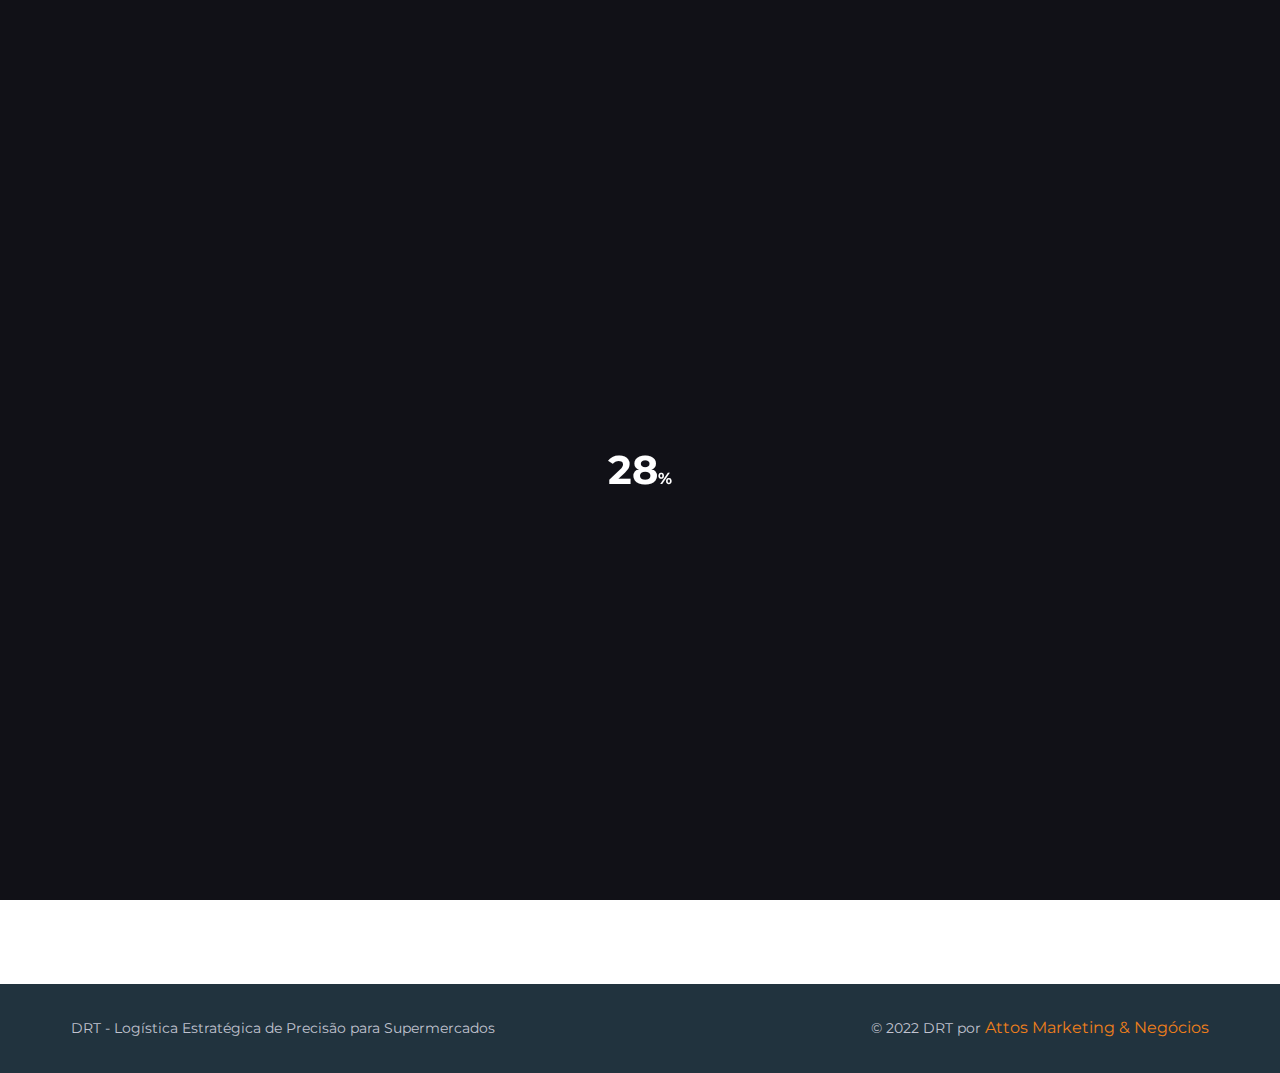
<file: transporte.html>
<!DOCTYPE html>

<html lang="pt-br">

    <head>

        <!-- ==============================================
        Basic Page Needs
        =============================================== -->
        <meta charset="utf-8">
        <meta http-equiv="x-ua-compatible" content="ie=edge">
        <meta name="viewport" content="width=device-width, initial-scale=1">

        <!--[if IE]><meta http-equiv="x-ua-compatible" content="IE=9" /><![endif]-->

        <title>DRT - Logística Estratégica de Precisão para Supermercados</title>

        <meta name="description" content="Logística Estratégica de Precisão para Supermercados">
        <meta name="subject" content="DRT">
        <meta name="author" content="Attos">

        <!-- ==============================================
        Favicons
        =============================================== -->
        <link rel="shortcut icon" href="assets/images/favicon.ico">
        <link rel="apple-touch-icon" href="assets/images/apple-touch-icon.png">
        <link rel="apple-touch-icon" sizes="72x72" href="assets/images/apple-touch-icon-72x72.png">
        <link rel="apple-touch-icon" sizes="114x114" href="assets/images/apple-touch-icon-114x114.png">

        <!-- ==============================================
        Vendor Stylesheet
        =============================================== -->
        <link rel="stylesheet" href="assets/css/vendor/bootstrap.min.css">
        <link rel="stylesheet" href="assets/css/vendor/slider.min.css">
        <link rel="stylesheet" href="assets/css/main.css">
        <link rel="stylesheet" href="assets/css/vendor/icons.min.css">
        <link rel="stylesheet" href="assets/css/vendor/icons-fa.min.css">
        <link rel="stylesheet" href="assets/css/vendor/animation.min.css">
        <link rel="stylesheet" href="assets/css/vendor/gallery.min.css">
        <link rel="stylesheet" href="assets/css/vendor/cookie-notice.min.css">

        <!-- ==============================================
        Custom Stylesheet
        =============================================== -->
        <link rel="stylesheet" href="assets/css/default.css">

        <!-- ==============================================
        Theme Color
        =============================================== -->
        <meta name="theme-color" content="#21333e">

        <!-- ==============================================
        Theme Settings
        =============================================== -->
        <style>
            :root {
                --hero-bg-color: #000000;
    
                --section-1-bg-color: #ffffff;
                --section-7-bg-color: #ffffff;

                --footer-bg-color: #111117;
            }
        </style>
        
    </head>

    <body class="home">
        
        <!-- Preloader -->
        <div id="preloader" data-timeout="2000" class="odd preloader counter">
            <div data-aos="fade-up" data-aos-delay="300" class="row justify-content-center text-center items">
                <div data-percent="100" class="radial">
                    <span></span>
                </div>
            </div>
        </div>

        <!-- Header -->
        <header id="inicio">

            <!-- Top Navbar -->
            <nav class="navbar navbar-expand top">
                <div class="container header">

                    <!-- Navbar Items [right] -->
                    <ul class="navbar-nav">
                        <li class="nav-item">
                            <a href="#" class="nav-link"><i class="fas fa-phone-alt mr-2"></i>(51) 3371-1617</a>
                        </li>
                        <li class="nav-item">
                            <a href="#" class="nav-link"><i class="fas fa-envelope mr-2"></i>contato@drtlog.com.br</a>
                        </li>
                    </ul>

                    <!-- Navbar Icons -->
                    <ul class="navbar-nav icons">
                        <li class="nav-item social">
                            <a href="https://www.facebook.com/drtgestaoelogistica/" target="_blank" class="nav-link"><i class="fab fa-facebook-f"></i></a>
                        </li>
                        <li class="nav-item social">
                            <a href="https://www.instagram.com/drtlogistica/" target="_blank" class="nav-link"><i class="fab fa-instagram"></i></a>
                        </li>
                        <li class="nav-item social">
                            <a href="https://web.whatsapp.com/send?phone=555180513866" target="_blank" class="nav-link"><i class="fab fa-whatsapp"></i></a>
                        </li>
                    </ul>

                </div>
            </nav>

            <!-- Navbar -->
            <nav class="navbar navbar-expand navbar-fixed sub">
                <div class="container header">

                    <!-- Navbar Brand-->
                    <a class="navbar-brand" href="index.html#inicio">
                        <img src="assets/images/nav_logo.png" alt="DRT">
                    </a>

                    <!-- Navbar Items -->
                    <ul class="navbar-nav items">
                        <li class="nav-item">
                            <a href="index.html#produto" class="nav-link">PRODUTO</a>
                        </li>
                        <li class="nav-item">
                            <a href="index.html#beneficios" class="nav-link">BENEFÍCIOS</a>
                        </li>
                        <li class="nav-item">
                            <a href="index.html#diferenciais" class="nav-link">DIFERENCIAIS</a>
                        </li>
                        <li class="nav-item">
                            <a href="index.html#empresa" class="nav-link">EMPRESA</a>
                        </li>
                        <li class="nav-item">
                            <a href="index.html#clientes" class="nav-link">CLIENTES</a>
                        </li>
                        <li class="nav-item">
                            <a href="index.html#galeria" class="nav-link">GALERIA</a>
                        </li>
                        <li class="nav-item">
                            <a href="index.html#contato" class="nav-link">CONTATO</a>
                        </li>
                    </ul>

                    <!-- Navbar Toggle -->
                    <ul class="navbar-nav toggle">
                        <li class="nav-item">
                            <a href="#" class="nav-link" data-toggle="modal" data-target="#menu">
                                <i class="icon-menu m-0"></i>
                            </a>
                        </li>
                    </ul>

                    <!-- Navbar Action -->
                    <ul class="navbar-nav action">
                        <li class="nav-item ml-3">
                            <a href="#" class="btn ml-lg-auto primary-button">ÁREA DO CLIENTE</a>
                        </li>
                    </ul>
                </div>
            </nav>

        </header>

        <!-- Hero -->
        <section id="slider" class="hero p-0 odd featured slider-custom">
            <div class="swiper-container no-slider animation slider-h-10 slider-h-auto">
            </div>
        </section>

        <!-- About -->
        <section id="about" class="section-1 highlights team image-right">
            <div class="container">
                <div class="row">
                    <div class="col-12 col-lg-8 align-self-top text">
                        <div class="row intro m-0">
                            <div class="col-12 p-0">
                                <h2>Transporte</h2>
                            </div>
                        </div>
                        <div class="row">
                            <div class="col-12 p-0 pr-md-5">
                                <ol>
                                    <li>Produtos embalados, conferidos, separados e paletizados, seguem até seu destino (lojas ou centros de distribuição), utilizando frota própria de caminhões multiformato da DRT (leves, trucks, bitrucks e carretas), com capacidade de carga de 8 a 30 <i>pallets</i>, equipados com baús refrigerados e plataformas móveis de descarga.</li>
                                    <li>Frota equipada com rastreadores, possibilitando a localização da carga em tempo real e confiável previsão do horário de entrega.</li>
                                    <li>Motoristas treinados, qualificados e experientes no segmento supermercadista, proporcionando entrega loja a loja ou centros de distribuição, com atendimento atencioso, ágil e profissional.</li>
                                    <li>A contratação do serviço completo permite qualificação da gestão logística, vantagem em relação aos custos efetivos de toda a cadeia logística envolvida no processo, além da redução significativa de passivos trabalhistas.</li>
                                    <li>Opcionalmente, o cliente pode realizar o transporte até suas lojas por veículos próprios, contratando somente o serviço de plataforma DRT, que consiste em todas as operações identificadas no produto completo, até a etapa anterior à do embarque dos volumes.</li>
                                </ol>
                            </div>
                        </div>
                    </div>
                    <div data-aos="zoom-in" class="col-12 col-lg-4 mt-5 mt-lg-0">
                                
                        <!-- Gallery -->
                        <div class="gallery row justify-content-center">
                            <a class="col-8 col-custom pl-0 item" href="assets/images/produto/transporte/transporte1.png">
                                <img src="assets/images/produto/transporte/transporte1.png" alt="Transporte 1" class="w-100">
                            </a>
                            <a class="col-8 col-custom pr-0 item" href="assets/images/produto/transporte/transporte2.png">
                                <img src="assets/images/produto/transporte/transporte2.png" alt="Transporte 2" class="w-100">
                            </a>
                        </div>
                    </div>
                    <div class="nav-item ml-0">
                    </br>
                    <a href="index.html#produto" class="btn primary-button">VOLTAR</a>
                </div>
                </div>
            </div>
        </section>
        
        <!-- Footer -->
        <footer>

            <!-- Copyright -->
            <section id="copyright" class="p-3 odd copyright">
                <div class="container">
                    <div class="row">
                        <div class="col-12 col-md-6 p-3 text-center text-lg-left">
                            <p>DRT - Logística Estratégica de Precisão para Supermercados</p>
                        </div>
                        <div class="col-12 col-md-6 p-3 text-center text-lg-right">
                            <p>© 2022 DRT por <a href="https://attosmktnegocios.com.br/" target="_blank">Attos Marketing & Negócios</a></p>
                        </div>
                    </div>
                </div>
            </section>
        </footer>

        <!-- Modal [responsive menu] -->
        <div id="menu" class="p-0 modal fade" role="dialog" aria-labelledby="menu" aria-hidden="true">
            <div class="modal-dialog modal-dialog-slideout" role="document">
                <div class="modal-content full">
                    <div class="modal-header" data-dismiss="modal">
                        <i class="icon-close fas fa-arrow-right"></i>
                    </div>
                    <div class="menu modal-body">
                        <div class="row w-100">
                            <a class="navbar-brand smooth-anchor logo-modal-menu" href="#inicio">
                                <img src="assets/images/nav_logo.png" alt="DRT">
                            </a>
                            <div class="items p-0 col-12 text-center">
                                <!-- Append [navbar] -->
                            </div>
                            <div class="contacts p-0 col-12 text-center">
                                <!-- Append [navbar] -->
                            </div>
                        </div>
                    </div>
                </div>
            </div>
        </div>

        <!-- Scroll [to top] -->
        <div id="scroll-to-top" class="scroll-to-top">
            <a href="#inicio" class="smooth-anchor">
                <i class="fas fa-arrow-up"></i>
            </a>
        </div>        

        <!-- ==============================================
        Vendor Scripts
        =============================================== -->
        <script src="assets/js/vendor/jquery.min.js"></script>
        <script src="assets/js/vendor/jquery.easing.min.js"></script>
        <script src="assets/js/vendor/jquery.inview.min.js"></script>
        <script src="assets/js/vendor/popper.min.js"></script>
        <script src="assets/js/vendor/bootstrap.min.js"></script>
        <script src="assets/js/vendor/ponyfill.min.js"></script>
        <script src="assets/js/vendor/slider.min.js"></script>
        <script src="assets/js/vendor/animation.min.js"></script>
        <script src="assets/js/vendor/progress-radial.min.js"></script>
        <script src="assets/js/vendor/bricklayer.min.js"></script>
        <script src="assets/js/vendor/gallery.min.js"></script>
        <script src="assets/js/vendor/shuffle.min.js"></script>
        <script src="assets/js/vendor/cookie-notice.min.js"></script>
        <script src="assets/js/vendor/particles.min.js"></script>
        <script src="assets/js/main.js"></script>

    </body>
</html>
</file>
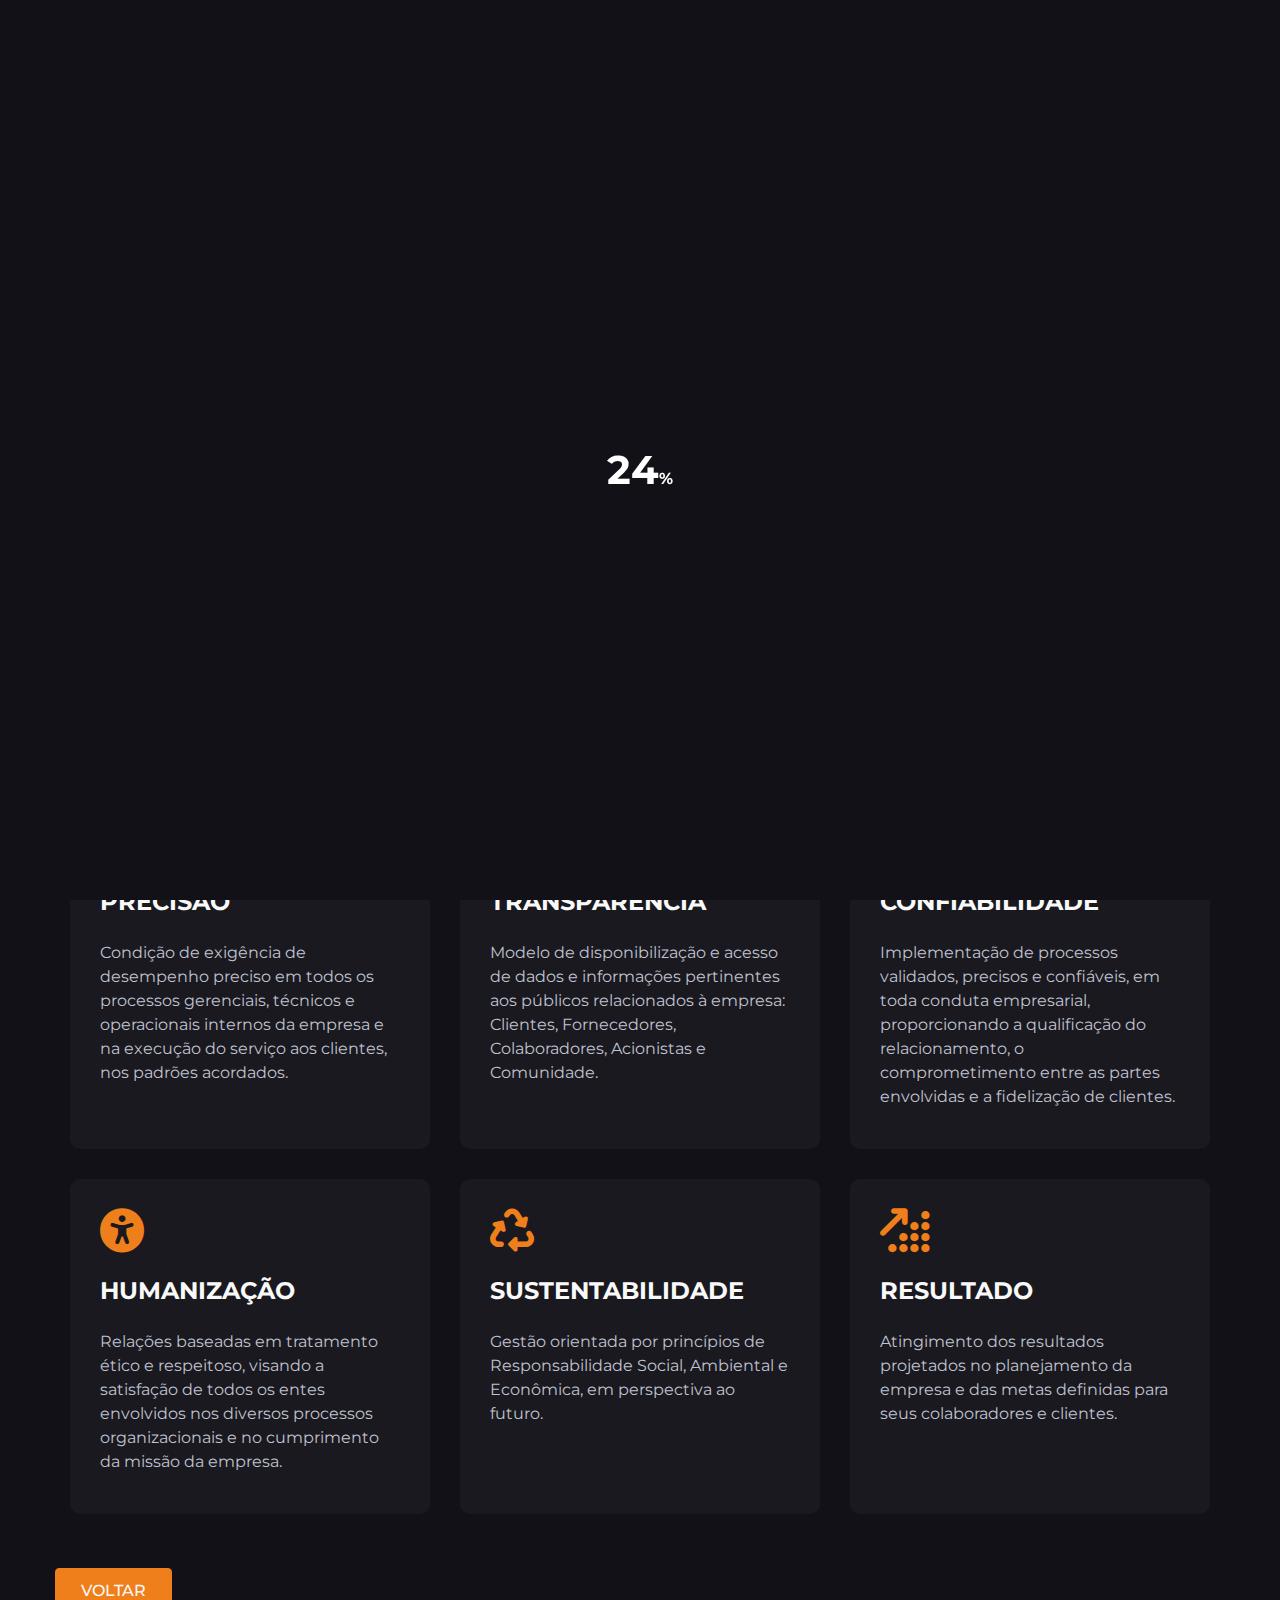
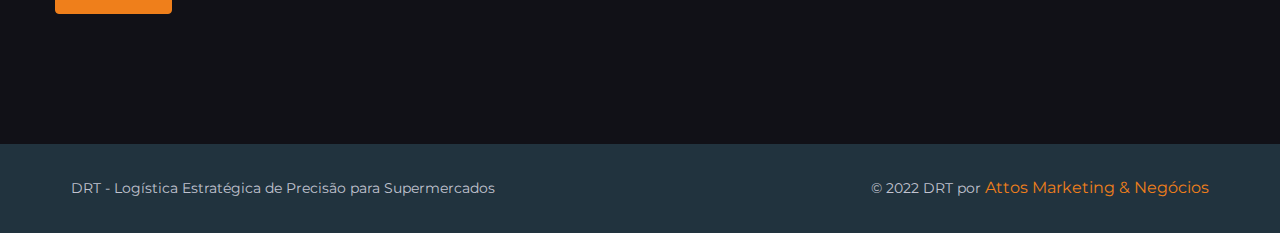
<file: valores.html>
<!DOCTYPE html>

<html lang="pt-br">

    <head>

        <!-- ==============================================
        Basic Page Needs
        =============================================== -->
        <meta charset="utf-8">
        <meta http-equiv="x-ua-compatible" content="ie=edge">
        <meta name="viewport" content="width=device-width, initial-scale=1">

        <!--[if IE]><meta http-equiv="x-ua-compatible" content="IE=9" /><![endif]-->

        <title>DRT - Logística Estratégica de Precisão para Supermercados</title>

        <meta name="description" content="Logística Estratégica de Precisão para Supermercados">
        <meta name="subject" content="DRT">
        <meta name="author" content="Attos">

        <!-- ==============================================
        Favicons
        =============================================== -->
        <link rel="shortcut icon" href="assets/images/favicon.ico">
        <link rel="apple-touch-icon" href="assets/images/apple-touch-icon.png">
        <link rel="apple-touch-icon" sizes="72x72" href="assets/images/apple-touch-icon-72x72.png">
        <link rel="apple-touch-icon" sizes="114x114" href="assets/images/apple-touch-icon-114x114.png">

        <!-- ==============================================
        Vendor Stylesheet
        =============================================== -->
        <link rel="stylesheet" href="assets/css/vendor/bootstrap.min.css">
        <link rel="stylesheet" href="assets/css/vendor/slider.min.css">
        <link rel="stylesheet" href="assets/css/main.css">
        <link rel="stylesheet" href="assets/css/vendor/icons.min.css">
        <link rel="stylesheet" href="assets/css/vendor/icons-fa.min.css">
        <link rel="stylesheet" href="assets/css/vendor/animation.min.css">
        <link rel="stylesheet" href="assets/css/vendor/gallery.min.css">
        <link rel="stylesheet" href="assets/css/vendor/cookie-notice.min.css">
        <link rel="stylesheet" href="assets/css/vendor/all.css">


        <!-- ==============================================
        Custom Stylesheet
        =============================================== -->
        <link rel="stylesheet" href="assets/css/default.css">

        <!-- ==============================================
        Theme Color
        =============================================== -->
        <meta name="theme-color" content="#21333e">

        <!-- ==============================================
        Theme Settings
        =============================================== -->
        <style>
            :root {
                --hero-bg-color: #000000;
    
                --section-1-bg-color: #111117;
                --section-7-bg-color: #ffffff;

                --footer-bg-color: #111117;
            }
        </style>
        
    </head>

    <body class="home">
        
        <!-- Preloader -->
        <div id="preloader" data-timeout="2000" class="odd preloader counter">
            <div data-aos="fade-up" data-aos-delay="300" class="row justify-content-center text-center items">
                <div data-percent="100" class="radial">
                    <span></span>
                </div>
            </div>
        </div>

        <!-- Header -->
        <header id="inicio">

            <!-- Top Navbar -->
            <nav class="navbar navbar-expand top">
                <div class="container header">

                    <!-- Navbar Items [right] -->
                    <ul class="navbar-nav">
                        <li class="nav-item">
                            <a href="#" class="nav-link"><i class="fas fa-phone-alt mr-2"></i>(51) 3371-1617</a>
                        </li>
                        <li class="nav-item">
                            <a href="#" class="nav-link"><i class="fas fa-envelope mr-2"></i>contato@drtlog.com.br</a>
                        </li>
                    </ul>

                    <!-- Navbar Icons -->
                    <ul class="navbar-nav icons">
                        <li class="nav-item social">
                            <a href="https://www.facebook.com/drtgestaoelogistica/" target="_blank" class="nav-link"><i class="fab fa-facebook-f"></i></a>
                        </li>
                        <li class="nav-item social">
                            <a href="https://www.instagram.com/drtlogistica/" target="_blank" class="nav-link"><i class="fab fa-instagram"></i></a>
                        </li>
                        <li class="nav-item social">
                            <a href="https://web.whatsapp.com/send?phone=555180513866" target="_blank" class="nav-link"><i class="fab fa-whatsapp"></i></a>
                        </li>
                    </ul>

                </div>
            </nav>

            <!-- Navbar -->
            <nav class="navbar navbar-expand navbar-fixed sub">
                <div class="container header">

                    <!-- Navbar Brand-->
                    <a class="navbar-brand" href="index.html#inicio">
                        <img src="assets/images/nav_logo.png" alt="DRT">
                    </a>

                    <!-- Navbar Items -->
                    <ul class="navbar-nav items">
                        <li class="nav-item">
                            <a href="index.html#produto" class="nav-link">PRODUTO</a>
                        </li>
                        <li class="nav-item">
                            <a href="index.html#beneficios" class="nav-link">BENEFÍCIOS</a>
                        </li>
                        <li class="nav-item">
                            <a href="index.html#diferenciais" class="nav-link">DIFERENCIAIS</a>
                        </li>
                        <li class="nav-item">
                            <a href="index.html#empresa" class="nav-link">EMPRESA</a>
                        </li>
                        <li class="nav-item">
                            <a href="index.html#clientes" class="nav-link">CLIENTES</a>
                        </li>
                        <li class="nav-item">
                            <a href="index.html#galeria" class="nav-link">GALERIA</a>
                        </li>
                        <li class="nav-item">
                            <a href="index.html#contato" class="nav-link">CONTATO</a>
                        </li>
                    </ul>

                    <!-- Navbar Toggle -->
                    <ul class="navbar-nav toggle">
                        <li class="nav-item">
                            <a href="#" class="nav-link" data-toggle="modal" data-target="#menu">
                                <i class="icon-menu m-0"></i>
                            </a>
                        </li>
                    </ul>

                    <!-- Navbar Action -->
                    <ul class="navbar-nav action">
                        <li class="nav-item ml-3">
                            <a href="#" class="btn ml-lg-auto primary-button">ÁREA DO CLIENTE</a>
                        </li>
                    </ul>
                </div>
            </nav>

        </header>

        <!-- Hero -->
        <section id="slider" class="hero p-0 odd featured slider-custom">
            <div class="swiper-container no-slider animation slider-h-10 slider-h-auto">
            </div>
        </section>

        <!-- About -->
        <section class="section-1 odd offers">
            <div class="container">
                <div class="row text-center intro">
                    <div class="col-12">
                        <h2>Valores</h2>
                    </div>
                </div>
                <div class="row justify-content-center items">
                    <div class="col-12 col-md-6 col-lg-4 item">
                        <div class="card">
                            <i class="icon fa-solid fa-compass"></i>
                            <h4>GESTÃO</h4>
                            <p>Conjunto de decisões e ações organizacionais tomadas com o objetivo de promover aderência entre o planejamento estratégico e a prática corporativa, para obtenção dos resultados desejados.</p>
                        </div>
                    </div>
                    <div class="col-12 col-md-6 col-lg-4 item">
                        <div class="card">
                            <i class="icon fa-brands fa-unity"></i>
                            <h4>INOVAÇÃO</h4>
                            <p>Busca permanente de aprimoramento em todas as dimensões do negócio. Valor expresso no pioneirismo na concepção do conceito e na operação prática da Logística Estratégica de Precisão.</p>
                        </div>
                    </div>
                    <div class="col-12 col-md-6 col-lg-4 item">
                        <div class="card">
                            <i class="icon fa-solid fa-microchip"></i>
                            <h4>TECNOLOGIA</h4>
                            <p>Adoção dos mais modernos recursos tecnológicos, que confiram conectividade, agilidade, precisão e confiabilidade aos processos internos e na eficiência da rastreabilidade, tanto de procedência dos produtos transportados quanto do trajeto.</p>
                        </div>
                    </div>
                    <div class="col-12 col-md-6 col-lg-4 item">
                        <div class="card">
                            <i class="icon fa-solid fa-bullseye"></i>
                            <h4>PRECISÃO</h4>
                            <p>Condição de exigência de desempenho preciso em todos os processos gerenciais, técnicos e operacionais internos da empresa e na execução do serviço aos clientes, nos padrões acordados.</p>
                        </div>
                    </div>
                    <div class="col-12 col-md-6 col-lg-4 item">
                        <div class="card">
                            <i class="icon fa-solid fa-magnifying-glass"></i>
                            <h4>TRANSPARÊNCIA</h4>
                            <p>Modelo de disponibilização e acesso de dados e informações pertinentes aos públicos relacionados à empresa: Clientes, Fornecedores, Colaboradores, Acionistas e Comunidade.</p>
                        </div>
                    </div>
                    <div class="col-12 col-md-6 col-lg-4 item">
                        <div class="card">
                            <i class="icon fa-solid fa-hand-holding-hand"></i>
                            <h4>CONFIABILIDADE</h4>
                            <p>Implementação de processos validados, precisos e confiáveis, em toda conduta empresarial, proporcionando a qualificação do relacionamento, o comprometimento entre as partes envolvidas e a fidelização de clientes.</p>
                        </div>
                    </div>
                    <div class="col-12 col-md-6 col-lg-4 item">
                        <div class="card">
                            <i class="icon fa-solid fa-universal-access"></i>
                            <h4>HUMANIZAÇÃO</h4>
                            <p>Relações baseadas em tratamento ético e respeitoso, visando a satisfação de todos os entes envolvidos nos diversos processos organizacionais e no cumprimento da missão da empresa.</p>
                        </div>
                    </div>
                    <div class="col-12 col-md-6 col-lg-4 item">
                        <div class="card">
                            <i class="icon fa-solid fa-recycle"></i>
                            <h4>SUSTENTABILIDADE</h4>
                            <p>Gestão orientada por princípios de Responsabilidade Social, Ambiental e Econômica, em perspectiva ao futuro.</p>
                        </div>
                    </div>
                    <div class="col-12 col-md-6 col-lg-4 item">
                        <div class="card">
                            <i class="icon fa-solid fa-arrow-up-right-dots"></i>
                            <h4>RESULTADO</h4>
                            <p>Atingimento dos resultados projetados no planejamento da empresa e das metas definidas para seus colaboradores e clientes.</p>
                        </div>
                    </div>
                </div>
                <div class="nav-item ml-0">
                    </br>
                    <a href="index.html#empresa" class="btn primary-button">VOLTAR</a>
                </div>
            </div>
        </section>
        
        <!-- Footer -->
        <footer>

            <!-- Copyright -->
            <section id="copyright" class="p-3 odd copyright">
                <div class="container">
                    <div class="row">
                        <div class="col-12 col-md-6 p-3 text-center text-lg-left">
                            <p>DRT - Logística Estratégica de Precisão para Supermercados</p>
                        </div>
                        <div class="col-12 col-md-6 p-3 text-center text-lg-right">
                            <p>© 2022 DRT por <a href="https://attosmktnegocios.com.br/" target="_blank">Attos Marketing & Negócios</a></p>
                        </div>
                    </div>
                </div>
            </section>
        </footer>

        <!-- Modal [responsive menu] -->
        <div id="menu" class="p-0 modal fade" role="dialog" aria-labelledby="menu" aria-hidden="true">
            <div class="modal-dialog modal-dialog-slideout" role="document">
                <div class="modal-content full">
                    <div class="modal-header" data-dismiss="modal">
                        <i class="icon-close fas fa-arrow-right"></i>
                    </div>
                    <div class="menu modal-body">
                        <div class="row w-100">
                            <a class="navbar-brand smooth-anchor logo-modal-menu" href="#inicio">
                                <img src="assets/images/nav_logo.png" alt="DRT">
                            </a>
                            <div class="items p-0 col-12 text-center">
                                <!-- Append [navbar] -->
                            </div>
                            <div class="contacts p-0 col-12 text-center">
                                <!-- Append [navbar] -->
                            </div>
                        </div>
                    </div>
                </div>
            </div>
        </div>

        <!-- Scroll [to top] -->
        <div id="scroll-to-top" class="scroll-to-top">
            <a href="#inicio" class="smooth-anchor">
                <i class="fas fa-arrow-up"></i>
            </a>
        </div>        

        <!-- ==============================================
        Vendor Scripts
        =============================================== -->
        <script src="assets/js/vendor/jquery.min.js"></script>
        <script src="assets/js/vendor/jquery.easing.min.js"></script>
        <script src="assets/js/vendor/jquery.inview.min.js"></script>
        <script src="assets/js/vendor/popper.min.js"></script>
        <script src="assets/js/vendor/bootstrap.min.js"></script>
        <script src="assets/js/vendor/ponyfill.min.js"></script>
        <script src="assets/js/vendor/slider.min.js"></script>
        <script src="assets/js/vendor/animation.min.js"></script>
        <script src="assets/js/vendor/progress-radial.min.js"></script>
        <script src="assets/js/vendor/bricklayer.min.js"></script>
        <script src="assets/js/vendor/gallery.min.js"></script>
        <script src="assets/js/vendor/shuffle.min.js"></script>
        <script src="assets/js/vendor/cookie-notice.min.js"></script>
        <script src="assets/js/vendor/particles.min.js"></script>
        <script src="assets/js/main.js"></script>

    </body>
</html>
</file>
<file: assets/css/main.css>
/*----------------------------------------------
*
* [Main Stylesheet]
*
* Theme    : NEXGEN
* Version  : 1.0
* Author   : Codings
* Support  : codings.dev
* 
----------------------------------------------*/

/*----------------------------------------------
*
* [Font Import]
*
* Poppins : https://fonts.google.com
* Montserrat : https://fonts.google.com
*
----------------------------------------------*/

@import url('https://fonts.googleapis.com/css2?family=Poppins:wght@800;900&display=swap');
@import url('https://fonts.googleapis.com/css2?family=Montserrat:wght@300;400;500;600;700&display=swap');

/*----------------------------------------------

[ALL CONTENTS]

1. Reset
2. General 
3. Section 
4. Helper Class
5. Header
6. Slider
7. Feature
8. Form and Field
9. List
10. Gallery
11. Footer
12. Modal
13. Miscellaneous
14. Keyframe
15. All Media Queries

----------------------------------------------*/

/*----------------------------------------------
1. Reset
HTML5 display-role reset for older browsers
----------------------------------------------*/

/* #region Reset */

html, body, div, span, applet, object, iframe, h1, h2, h3, h4, h5, h6, p, blockquote, pre, a, abbr, acronym, address, big, cite, code, del, dfn, em, img, ins, kbd, q, s, samp, small, strike, strong, sub, sup, tt, var, b, u, i, center, dl, dt, dd, ol, ul, li, fieldset, form, label, legend, table, caption, tbody, tfoot, thead, tr, th, td, article, aside, canvas, details, embed, figure, figcaption, footer, header, hgroup, menu, nav, output, ruby, section, summary, time, mark, audio, video {
	margin: 0;
	padding: 0;
	border: 0;
	font-size: 100%;
	vertical-align: baseline;
}

article, aside, details, figcaption, figure, footer, header, hgroup, menu, nav, section {
	display: block;
}

html {
    overflow-x: hidden;
    -webkit-overflow-scrolling: touch;
    -webkit-text-size-adjust: 100%;
}

body {
    width: 100%;
    height: 100%;
    background-color: var(--primary-bg-color);
    font-family: var(--p-font);
    color: var(--primary-p-color);
}

body.odd {
    background-color: var(--secondary-bg-color);
}

body .odd {
    color: var(--secondary-p-color);
}

ol, ul {
    padding-left: 20px;
    text-align: left;
}

ol {
    list-style: decimal;
}

ul {
    list-style: disc;
}

ul ul {
    list-style: circle;
}

pre {
    display: block;
    margin: 1rem 0;
    color: var(--primary-color);
}

code {
    display: inline;
    margin: 1rem 0;
    color: var(--primary-color);
}

blockquote, q {
    display: block;
    margin: 2rem 0;
    quotes: none;
    quotes: none;
    font-style: italic;
    padding: 1rem 1.5rem;
    border-left: 5px solid var(--primary-bg-color-3);
}

.text-center blockquote:not(.text-left),
.text-center q:not(.text-left) {
    border-top: 5px solid var(--primary-bg-color-3);
    border-bottom: 5px solid var(--primary-bg-color-3);
    border-left: none;
}

.text-right blockquote,
.text-right q {
    border-right: 5px solid var(--primary-bg-color-3);
    border-left: none;
}

.odd blockquote, q {
    border-color: var(--primary-color);
}

blockquote:before, blockquote:after, q:before, q:after {
    content: '';
    content: none;
}

blockquote p, q p {
    margin: 0;
}

.blockquote-footer {
    margin-top: 10px;
    font-size: 14px;
}

figure {
    margin-bottom: 1.5rem;
}

figcaption {
    margin-bottom: 1.5rem;
    font-style: italic;
    padding: 1rem 1.5rem;
    border-left: 5px solid var(--primary-bg-color-3);
}

.odd figcaption {
    border-left: 5px solid var(--secondary-bg-color-3);
}

table {
    border-collapse: collapse;
    border-spacing: 0;
}

.hidden-mobile{
    content-visibility: hidden;
}

/* #endregion Reset */

/*----------------------------------------------
2. General
----------------------------------------------*/

/* #region General */

::selection {
    background: rgba(166, 175, 189, 0.3);
}

::-moz-selection {
    background: rgba(166, 175, 189, 0.3);
}


*, *:after, *:before {
    -webkit-box-sizing: border-box;
    -moz-box-sizing: border-box;
    box-sizing: border-box;
}

a:not(.btn), a:link:not(.btn), a:visited:not(.btn), a:hover:not(.btn), a:active:not(.btn) {
    font-size: 1rem;
    font-weight: 400;
    line-height: 1.5;
    color: var(--primary-color);
    text-decoration: none;
}

a:not([href]),
a:not([href]):hover,
a:not([href]) i,
a:not([href]) i:hover {
    color: var(--primary-b-color);
}

p {
    margin: 1.5rem 0;
    font-size: var(--p-size);
    font-weight: var(--p-weight);
    line-height: 1.5;
}

p:first-child {
    margin-top: 0;
}

p:last-child {
    margin-bottom: 0;
}

h1,
.slide-content .title {
    margin-bottom: 1.5rem;
    font-size: var(--h1-size);
    font-weight: var(--h1-weight);
    line-height: 1.2;
    font-family: var(--h1-font);
    color: var(--primary-t-color);
    -ms-word-wrap: break-word;
    word-wrap: break-word;
}

.odd h1,
.odd .slide-content .title {
    color: var(--white-color);
}

h1 em,
.slide-content .title em {
    font-weight: 300;
    display: block;
    font-size: var(--h2-size);
}

h1 .featured {
    position: relative;
    display: inline-block;
    padding: 5px 15px;
    color: var(--primary-color);
}

.odd h1 .featured {
    color: var(--white-color);
}

h1 .featured:before {
    content: '';
    position: absolute;
    top: 0;
    left: 0;
    width: 100%;
    height: 100%;
    border-radius: 4px;
    background-color: var(--primary-color);
    opacity: 0.15;
}

h1 .featured span {
    position: relative;
}

h1 .featured.bottom {
    padding: 0;
}

h1 .featured.bottom:before {
    top: 50%;
    left: 3px;
    width: 100%;
    height: 42%;
    opacity: 0.15;
}

.odd h1 .featured.bottom:before {
    opacity: 0.5;
}

h1 .pre-title {
    position: relative;
    bottom: 10px;
    font-family: var(--p-font);
    font-size: 1rem;
    font-weight: 600;
}

.pre-title {
    width: fit-content;
    margin: auto;
    display: block;
    font-size: 0.9rem;
    font-weight: 700;
    text-transform: uppercase;
    color: var(--secondary-color);
}

h2 {
    margin: 1.5rem 0;
    font-size: var(--h2-size);
    font-weight: var(--h2-weight);
    line-height: 1.2;
    font-family: var(--h2-font);
    color: var(--primary-t-color);
    -ms-word-wrap: break-word;
    word-wrap: break-word;
}

h2 .featured {
    position: relative;
    display: inline-block;
    padding: 5px 15px;
    color: var(--primary-color);
}

.odd h2 .featured {
    color: var(--white-color);
}

h2 .featured:before {
    content: '';
    position: absolute;
    top: 0;
    left: 0;
    width: 100%;
    height: 100%;
    border-radius: 4px;
    background-color: var(--primary-color);
    opacity: 0.15;
}

.odd h2 .featured:before {
    background-color: var(--secondary-color);
}

h2 .featured span {
    position: relative;
}

h2 .featured.bottom {
    padding: 0;
}

h2 .featured.bottom:before {
    top: 50%;
    left: 3px;
    width: 100%;
    height: 42%;
    opacity: 0.15;
}

.odd h2 .featured.bottom:before {
    opacity: 0.5;
}

.title-icon {
    margin: 1.5rem 0;
}

.title-icon h2 .featured span {
    display: flex;
    align-items: center;
    justify-content: space-between;
}

.title-icon h2 .featured span .icon {
    margin-right: 10px;
}

.odd h2 {
    color: var(--white-color);
}

h3 {
    margin: 1.5rem 0;
    font-size: 2rem;
    font-weight: var(--h2-weight);
    line-height: 1.2;
    font-family: var(--h2-font);
    color: var(--primary-t-color);
    -ms-word-wrap: break-word;
    word-wrap: break-word;
}

.odd h3 {
    color: var(--white-color);
}

h4 {
    margin: 1.5rem 0;
    font-size: 1.5rem;
    font-weight: 700;
    line-height: 1.2;
    color: var(--primary-t-color);
    -ms-word-wrap: break-word;
    word-wrap: break-word;
}

h4 i {
    position: relative;
    display: inline-flex;
    vertical-align: baseline;
    font-size: 1.5rem;
    color: var(--primary-color);
}

.odd h4 {
    color: var(--secondary-t-color);
}

.odd h4 i {
    position: relative;
    color: var(--secondary-color);
}

h5 {
    margin: 1.5rem 0;
    font-size: 1.2rem;
    font-weight: var(--h2-weight);
    line-height: 1.2;
    font-family: var(--h2-font);
    color: var(--primary-t-color);
    -ms-word-wrap: break-word;
    word-wrap: break-word;
}

.odd h5 {
    color: var(--white-color);
}

h6 {
    margin: 1.5rem 0;
    font-size: 1rem;
    font-weight: var(--h2-weight);
    line-height: 1.2;
    font-family: var(--h2-font);
    color: var(--primary-t-color);
    -ms-word-wrap: break-word;
    word-wrap: break-word;
}

.odd h6 {
    color: var(--white-color);
}

b, strong {
    font-weight: 700;
}

li {
    margin: 0.5rem 0;
    font-size: 1rem;
    font-weight: 400;
    line-height: 1.5;
}

img {
    max-width: 100%;
    height: auto;
    vertical-align: middle;
}

table {
    border-collapse: separate;
    border-spacing: 10px;
}

table td {
    padding: 10px 0;
}

table th {
    padding: 10px 0;
}

dt {
    margin: 15px 0;
}

address {
    margin-bottom: 1rem;
}

form {
    width: 100%;
}

form label {
    width: 100%;
}

input, select {
    width: 100%;
    height: 44px;
    background: no-repeat;
    box-shadow: none;
    padding: 0.7rem 1rem;
    border-color: var(--primary-l-color);
    border-width: 1px;
    border-radius: 2px;
}

textarea {
    width: 100%;
    height: auto;
    background: no-repeat;
    box-shadow: none;
    padding: 0.7rem 1rem;
    border-color: var(--primary-l-color);
    border-width: 1px;
    border-radius: 2px;
}

input:focus, textarea:focus, select:focus {
    background: no-repeat;
    color: inherit;
    outline: none;
    border-color: inherit;
    box-shadow: none;
}

input {
    border-color: var(--primary-l-color);
    color: var(--primary-t-color);
}

input:focus {
    border-color: var(--primary-t-color);
    color: var(--primary-t-color);
}

input[type="radio"] {
    height: initial;
}

input[type="submit"] {
    border: 1px solid;
    padding: 2.5px 10px;
    display: block;
    width: fit-content;
    max-width: 200px;
    text-align: center;
    color: var(--primary-color);
}

input[type="submit"]:hover {
    background-color: var(--primary-color);
    color: var(--primary-b-color);
    border-color: var(--primary-color);
}

input[type=checkbox] {
    width: 20px;
    height: 20px;
}

textarea {
    height: 100px;
    resize: none;
    border-color: var(--primary-l-color);
    color: var(--primary-t-color);
}

textarea:focus {
    border-color: var(--primary-t-color);
    color: var(--primary-t-color);
}

select {
    -webkit-appearance: none;
    -moz-appearance: none;
    text-indent: 1px;
    text-overflow: '';
    line-height: 1.2;
    border-color: var(--primary-l-color);
    color: #6c757d;
}

select:focus {
    border-color: var(--primary-t-color);
    color: var(--primary-t-color);
}

select option {
    color: #2f323a;
}

hr {
    margin: 35px 0;
    border-top: 1px dashed var(--primary-l-color);
}

.odd hr {
    margin: 35px 15px;
    border-top: 1px dashed var(--secondary-l-color);
}

table {
    width: 100%;
}

tr:not(:last-child) {
    border-bottom: 1px solid;
    border-color: var(--primary-l-color);
}

.odd tr:not(:last-child) {
    border-bottom: 1px solid;
    border-color: var(--secondary-l-color);
}

td {
    padding: 10px 0;
}

/* #endregion General */

/*----------------------------------------------
3. Section
----------------------------------------------*/

/* #region Section */

section {
    position: relative;
    width: 100%;
    padding: 130px 0;
    background-size: cover;
    background-attachment: fixed;
    background-position: center;
}

section.hero       { background-color: var(--hero-bg-color); }
section.section-1  { background-color: var(--section-1-bg-color);  background-image: var(--section-1-bg-image); }
section.section-2  { background-color: var(--section-2-bg-color);  background-image: var(--section-2-bg-image); }
section.section-3  { background-color: var(--section-3-bg-color);  background-image: var(--section-3-bg-image); }
section.section-4  { background-color: var(--section-4-bg-color);  background-image: var(--section-4-bg-image); }
section.section-5  { background-color: var(--section-5-bg-color);  background-image: var(--section-5-bg-image); }
section.section-6  { background-color: var(--section-6-bg-color);  background-image: var(--section-6-bg-image); }
section.section-7  { background-color: var(--section-7-bg-color);  background-image: var(--section-7-bg-image); }
section.section-8  { background-color: var(--section-8-bg-color);  background-image: var(--section-8-bg-image); }
section.section-9  { background-color: var(--section-9-bg-color);  background-image: var(--section-9-bg-image); }
section.section-10 { background-color: var(--section-10-bg-color); background-image: var(--section-10-bg-image); }
section.section-11 { background-color: var(--section-11-bg-color); background-image: var(--section-11-bg-image); }
section.section-12 { background-color: var(--section-12-bg-color); background-image: var(--section-12-bg-image); }
section.section-13 { background-color: var(--section-13-bg-color); background-image: var(--section-13-bg-image); }
section.section-14 { background-color: var(--section-14-bg-color); background-image: var(--section-14-bg-image); }
section.section-15 { background-color: var(--section-15-bg-color); background-image: var(--section-15-bg-image); }

.footer {
    background-image: var(--footer-bg-image);
}

section.featured {
    position: relative;
}

section.featured.right:before {
    content: '';
    position: absolute;
    z-index: 1;
    top: 100%;
    right: 0;
    width: 50%;
    border-bottom: 1px dashed var(--primary-l-color);
}

section.odd.featured.right:before {
    border-bottom: 1px dashed var(--secondary-l-color);
}

section.featured.left:before {
    content: '';
    position: absolute;
    z-index: 1;
    top: 100%;
    left: 0;
    width: 50%;
    border-bottom: 1px dashed var(--primary-l-color);
}

section.odd.featured.left:before {
    border-bottom: 1px dashed var(--secondary-l-color);
}

section.featured.all:before {
    content: '';
    position: absolute;
    z-index: 1;
    top: 100%;
    left: 0;
    width: 100%;
    border-bottom: 1px dashed var(--primary-l-color);
}

section.featured.right .odd:before {
    content: '';
    position: absolute;
    z-index: 1;
    top: calc(100% - 1px);
    right: 0;
    width: 50%;
    border-bottom: 1px dashed var(--secondary-l-color);
}

section.featured.left .odd:before {
    content: '';
    position: absolute;
    z-index: 1;
    top: calc(100% - 1px);
    left: 0;
    width: 50%;
    border-bottom: 1px dashed var(--secondary-l-color);
}

section.featured.all .odd:before {
    content: '';
    position: absolute;
    z-index: 1;
    top: calc(100% - 1px);
    left: 0;
    width: 100%;
    border-bottom: 1px dashed var(--secondary-l-color);
}

section.odd.featured.all:before {
    border-bottom: 1px dashed var(--secondary-l-color);
}

main {
    padding: 0;
}

aside {
    padding: 0;
}

.container {
    max-width: 1170px;
    padding: 0;
}

.container.header {
    max-width: 1140px;
}

.container.header.full {
    max-width: 100%;
}

.container.header.full-grid {
    max-width: 100%;
    margin: 0 5px;
}

.container.header.smaller {
    max-width: 940px;
}

.container.disabled {
    width: auto;
    max-width: 100%;
}

.container.disabled .content-inner {
    padding: 0;
}

.container.full {
    max-width: 100%;
}

.container.full-grid {
    padding: 0;
    max-width: calc(100% - 30px);
    margin: 0 15px;
}

.container.smaller {
    max-width: 970px;
}

.row {
    margin-left: 0;
    margin-right: 0;
}

.vh-100 {
    height: 100vh;
}

.vh-75 {
    height: 75vh;
}

.clearfix {
    display: block;
    content: "";
    clear: both;
}

.overflow-holder {
    overflow: hidden;
    margin-top: -25px;
    margin-bottom: -25px;
    padding-top: 25px;
    padding-bottom: 25px;
}

/* #endregion Section */

/*----------------------------------------------
4. Helper Class
----------------------------------------------*/

/* #region Helper Class */

.intro {
    margin-bottom: 50px;
}

.intro h1:first-child, .intro h2:first-child, .intro h3:first-child {
    margin-top: 0;
}

.intro .text-max-800 {
    margin-right: auto;
    margin-left: auto;
}

.blog-listing .items {
    margin-bottom: 30px;
}

.blog-listing .items .item {
    margin-bottom: 30px;
}

.blog-grid:not(.masonry) .items {
    margin-bottom: 30px;
}

.blog-grid:not(.masonry) .items .item {
    margin-bottom: 30px;
}

.blog-grid:not(.masonry) .items .item.sticky .card:before {
    top: -10px;
    right: 0;
    bottom: 0;
    left: -10px;position: absolute;
    z-index: -1;
    content: '';
    width: calc(50% + 10px);
    height: calc(50% + 10px);
    border: none;
    background-color: var(--primary-color);
    transition-timing-function: cubic-bezier(.25, .25, .75, .75);
    transition-duration: 0.4s;
    transition-property: opacity, transform;
}

.post-meta {
    margin: 35px 0 0;
}

.post-meta span {
    margin-right: 10px;
    display: inline-block;
    font-size: 1rem;
    color: var(--primary-color);
}

.post-meta i {
    width: 40px;
    height: 40px;
    margin-right: 5px;
    display: inline-block;
    background: var(--primary-bg-color-3);
    border-radius: 100px;
    text-align: center;
    line-height: 40px;
    font-size: 18px;
    color: var(--primary-color);
}

.post-holder {
    list-style: none;
    width: 100%;
    border-left: 5px solid var(--primary-bg-color-3);
    background-color: var(--primary-bg-color-2);
    padding: 25px;
    margin-top: 35px;
}

.posted-on a:not(.btn) {
    font-weight: 700;
}

.sidebar .item {
    margin-bottom: 50px;
}

.sidebar ol,
.sidebar ul {
    list-style: none;
    padding: 0;
}

.sidebar ol ol, .sidebar ul ul {
    padding: 15px;
}

.sidebar ul.children {
    padding: 0;
}

.sidebar .sub-menu {
    padding: 0;
}

.sidebar ul li:not(.nav-item):not(.list-group-item) {
    position: relative;
    padding-left: 0;
}

.sidebar ul ul li:not(.nav-item):not(.list-group-item) {
    padding-left: 20px;
}

.sidebar li:hover:before {
    background-color: var(--primary-color);
}

.sidebar ul li a:not(.btn) {
    color: inherit;
    overflow-wrap: break-word;
}

.sidebar ul li a:not(.btn):hover {
    color: var(--primary-color);
}

.sidebar .title {    
    width: 100%;
    margin-top: 0;
    list-style: none;
}

.list-group .list-group-item .icon {
    color: var(--primary-color);
    margin-right: 15px;
    display: flex;
    align-items: center;
    justify-content: center;
}

.highlights.image-right .image {
    position: absolute;
    top: 0;
    right: 0;
    height: 100%;
}

.highlights.image-left .image {
    position: absolute;
    top: 0;
    left: 0;
    height: 100%;
}

.highlights .items .item {
    margin-bottom: 35px;
}

.highlights .items .item:last-child {
    margin-bottom: 0;
}

.highlights p {
    white-space: pre-wrap;
}

.highlights .items .item .icon {
    color: var(--primary-color);
}

.offers .items .item {
    margin-bottom: 30px;
}

.offers .items .item .icon {
    margin: 0;
    color: var(--primary-color);
}

.offers .items .item .icon.featured {
    width: 65px;
    height: 65px;
    background: var(--primary-bg-color-3);
    border-radius: 100px;
    text-align: center;
    line-height: 65px;
    font-size: 32px;
}

.offers.secondary .items .item h4 {
    margin-top: 0;
}

.offers .card:hover .btn-icon {
    opacity: 1;
}

.images .image-over {
    margin-bottom: -1px;
    border-radius: 10px 10px 0 0;
}

.images .items .item .content {
    border-radius: 0 0 10px 10px;
    border: 1px solid rgba(0, 0, 0, 0.15);
}

.images .items .item .content p {
    margin: 1.5rem 0;
}

.team .items .item {
    margin-bottom: 50px;
}

.team .items h4 {
    margin: 0 0 10px;
}

.team .items p {
    margin: 10px 0;
    font-size: 14px;
    font-weight: 500;
}

.team .share-list .nav-item {
    margin: 0;
}

.team .items .share-list .nav-link {
    padding: 0;
}

.team .items .share-list .nav-link:hover i {
    opacity: 1;
}

.team .quote {
    width: 100%;
    height: auto;
    display: flex;
    align-items: center;
    justify-content: center;
    padding: 35px;
    background-color: var(--primary-color);
    border-radius: 4px;
    color: var(--primary-bg-color-2);
}

.team .quote h4 {
    margin-top: 0;
    color: var(--white-color);
}

.team .quote p {
    opacity: 0.85;
}

.team .quote h5 {
    margin-bottom: 0;
    font-family: var(--p-font);
    font-size: 1rem;
    color: var(--white-color);
    opacity: 0.85;
}

.team .quote .quote-left {
    position: absolute;
    top: 35px;
    left: 50px;
    font-size: 1.5rem;
    color: rgba(0, 0, 0, 0.25);
}

.team .quote .quote-right {
    position: absolute;
    bottom: 35px;
    right: 50px;
    font-size: 1.5rem;
    color: rgba(0, 0, 0, 0.25);
}

.team .quote .list-group-item {
    border-color: var(--secondary-l-color);
}

.team .quote .list-group .list-group-item .icon {
    color: var(--white-color);
}

.testimonials .card {
    padding: 35px 25px;
    background-color: var(--white-color);
}

.testimonials .card:not(.no-hover):hover {
    transform: none;
}

.odd.testimonials .card:not(.no-hover):hover p,
.odd.testimonials .card:not(.no-hover):hover i {
    color: inherit;
}

.testimonials .card .logo {
    width: auto;
    max-width: 100%;
    height: 25px;
    margin-right: auto;
    margin-bottom: 1.5rem;
    display: block;
}

.testimonials .card .quote-right {
    position: absolute;
    bottom: 0;
    right: 0;
    font-size: 1.5rem;
    color: rgba(0, 0, 0, 0.2);
}

.odd.testimonials .card .quote-right {
    color: rgba(255, 255, 255, 0.2);
}

.partners img {
    width: auto;
    max-width: 100%;
    opacity: 0.5;
    -webkit-transition: all .3s ease-out 0s;
    -o-transition: all .3s ease-out 0s;
    -moz-transition: all .3s ease-out 0s;
    transition: all .3s ease-out 0s;
}

.partners img:hover {
    opacity: 1;
}

.odd.partners img {
    filter: brightness(0) invert(1);
}

.projects .btn-icon {
    color: var(--white-color);
    opacity: 0;
}

.projects .card:hover .btn-icon {
    opacity: 1;
}

.process .items {
    position: relative;
    cursor: crosshair;
}

.process .items:before {
    content: '';
    position: absolute;
    z-index: 0;
    top: 21px;
    left: 0;
    width: 100%;
    height: 5px;
    background-color: var(--primary-bg-color-3);
}

.process .step {
    position: relative;
    width: 45px;
    height: 45px;
    margin: auto;
    font-size: 1.2rem;
    font-weight: 700;
    line-height: 45px;
    color: var(--primary-color);
}

.process .step:before {
    content: '';
    position: absolute;
    top: 0;
    left: 0;
    width: 100%;
    height: 100%;
    border-radius: 100%;
    background-color: #daeced;
    -webkit-transition: all .3s ease-out 0s;
    -o-transition: all .3s ease-out 0s;
    -moz-transition: all .3s ease-out 0s;
    transition: all .3s ease-out 0s;
}

.process .step span {
    position: relative;
}

.process .items .item:hover .step span {
    color: var(--white-color);
}
.process .items .item:hover .step:before {
    background-color: var(--primary-color);
}

.counter.skills .items .item {
    padding: 35px 0 10px;
}

.counter .radial {
    position: relative;
    width: 110px;
    display: inline-block;
    text-align: center;
}

.counter .radial.left {
    width: auto;
    text-align: left;
}

.counter .radial canvas {
    height: 70px;
    vertical-align: middle;
    visibility: hidden;
}

.counter.skills .radial canvas {
    height: auto;
    visibility: visible;
}

.counter .radial span {
    position: absolute;
    top: 35px;
    left: 0;
    width: 100%;
    text-align: center;
    line-height: 40px;
    font-size: 2rem;
    font-weight: 700;
}

.counter.preloader .radial span {
    font-size: 2.5rem;
    color: var(--white-color);
}

.counter.funfacts .radial span {
    font-size: 2.5rem;
    color: var(--secondary-color);
}

.counter .radial span i {
    font-style: normal;
    font-size: 1rem;
    font-weight: 700;
}

.plans .items .item {
    margin-bottom: 30px;
}

.plans .items .item .card:hover .btn-icon {
    opacity: 1;
}

.plans .items .item .icon {
    color: var(--primary-color);
}

.plans .items .item .btn {
    margin-top: 25px;
}

.plans .items .item .list-group-item {
    padding: 10px 0;
    border: none;
}

.plans .items .item .card:hover {
    transform: translateY(-7.5px);
}

.plans .items .item .card:hover .btn {
    background: none;
    border: 1px solid var(--secondary-l-color);
}

.plans .items .item .card:hover .btn:after, .plans .items .item .card:hover .btn:before {
    content: none;
}

.plans .items .item .card:hover * {
    border-color: var(--secondary-l-color);
}

.plans .items .item h4 {
    margin: 1rem 0;
}

.plans .items .item .most-popular {
    padding: 60px 45px;
}

.plans .items .item .badge {
    position: absolute;
    top: 15px;
    left: 0;
    padding: 7.5px 15px 7.5px 10px;
    border-radius: 0 100px 100px 0px;
    text-align: left;
    font-size: 13px;
    font-weight: 500;
    color: var(--white-color);
    background: var(--secondary-color);
}

.plans .icon-min {
    font-size: 1rem;
    color: var(--primary-color);
}

.choose-plan {
    position: absolute;
    top: 25px;
    right: 25px;
}

.choose-plan .btn-icon {
    position: relative;
    top: 0;
    right: 0;
    bottom: 0;
    left: 0;
    opacity: 0;
}

.price {
    margin-bottom: 1rem;
    font-size: 42px;
    font-weight: 700;
    color: var(--primary-color);
}

.price i {
    margin: 0 5px 0;
    font-size: 24px;
    font-style: normal;
    font-weight: 500;
}

.price .plan {
    display: inline-block;
    margin: 0 0 0 5px;
    font-size: 1rem;
    font-weight: 500;
    line-height: 1;
}

.invert {
    filter: brightness(0) invert(1);
}

.grayscale {
    filter: grayscale(1);
}

.showcase.masonry .card {
    background-color: var(--white-color);
    box-shadow: 3px 3px 3px rgba(0, 0, 0, 0.1);
}

.showcase .items .item .card.no-image .image-over:before {
    background-color: var(--white-color);
}

.showcase.filter-section .card:hover .card-caption {
    opacity: 1;
}

.showcase .card {
    overflow: hidden;
    height: auto;
    background-color: transparent;
}

.showcase .card:not(.no-hover):hover {
    transform: none;
}

.showcase .card .image-over {
    overflow: hidden;
}

.showcase .card .image-over:before {
    content: '';
    position: absolute;
    z-index: 0;
    top: 0;
    right: 0;
    bottom: 0;
    left: 0;
    width: 100%;
    height: 100%;
    background-color: var(--dark-grey-color);
    border-radius: 10px;
    opacity: 0.5;
    -webkit-transition: all .2s ease-out 0s;
    -o-transition: all .2s ease-out 0s;
    -moz-transition: all .2s ease-out 0s;
    transition: all .2s ease-out 0s;
}

.showcase .card .image-over img {
    position: relative;
    z-index: -1;
    height: auto;
    min-height: 360px;
    object-fit: cover;
    object-position: center;
    -webkit-transition: all .3s ease-out 0s;
    -o-transition: all .3s ease-out 0s;
    -moz-transition: all .3s ease-out 0s;
    transition: all .3s ease-out 0s;
}

.showcase .card .card-body {
    padding: 50px 25px;
    transform: translateY(100px);
    -webkit-transition: all 0.3s cubic-bezier(0.645, 0.045, 0.355, 1);
    -o-transition: all 0.3s cubic-bezier(0.645, 0.045, 0.355, 1);
    -moz-transition: all 0.3s cubic-bezier(0.645, 0.045, 0.355, 1);
    transition: all 0.3s cubic-bezier(0.645, 0.045, 0.355, 1);
}

.showcase .card:hover .card-body {
    transform: translateY(0);
}

.showcase .card:hover .card-footer {
    transform: translateY(0);
    opacity: 1;
}

.showcase .card .card-body h4 {
    margin-bottom: 50px;
    -webkit-transition: all 0.3s cubic-bezier(0.645, 0.045, 0.355, 1);
    -o-transition: all 0.3s cubic-bezier(0.645, 0.045, 0.355, 1);
    -moz-transition: all 0.3s cubic-bezier(0.645, 0.045, 0.355, 1);
    transition: all 0.3s cubic-bezier(0.645, 0.045, 0.355, 1);
}

.showcase .card:hover .card-body h4 {
    margin-bottom: 1.5rem;
}

.showcase .card .card-body p {
    margin: 1.5rem 0 0;
    -webkit-transition: all 0.3s cubic-bezier(0.645, 0.045, 0.355, 1);
    -o-transition: all 0.3s cubic-bezier(0.645, 0.045, 0.355, 1);
    -moz-transition: all 0.3s cubic-bezier(0.645, 0.045, 0.355, 1);
    transition: all 0.3s cubic-bezier(0.645, 0.045, 0.355, 1);
    opacity: 0;
}

.showcase .card:hover .card-body p {
    opacity: 1;
}

.showcase .card .card-footer .btn-icon {
    margin: 0;
}

.showcase .card .card-footer .btn-icon {
    margin: 0;
    color: var(--white-color);
    opacity: 1;
}

.showcase .card-caption {
    position: absolute;
    width: 100%;
    bottom: 0;
}

.showcase .no-image .card-caption {
    position: relative;
}

.showcase .card-caption *, .showcase .card-caption *:not(.btn) {
    color: var(--primary-bg-color);
}

.showcase .no-image .card-caption *, .showcase .no-image .card-caption *:not(.btn) {
    color: var(--primary-t-color);
}

.showcase.odd .no-image .card-caption *, .showcase.odd .no-image .card-caption *:not(.btn) {
    color: var(--secondary-t-color);
}

.showcase .no-image .card-caption .card-body p {
    color: var(--primary-p-color);
}

.showcase.odd .no-image .card-caption .card-body p {
    color: var(--secondary-p-color);
}

.showcase .card-footer {
    position: absolute;
    top: 0;
    width: 100%;
    margin: auto;
    padding: 50px 25px;
    border: none;
    -webkit-transition: all 0.3s cubic-bezier(0.645, 0.045, 0.355, 1);
    -o-transition: all 0.3s cubic-bezier(0.645, 0.045, 0.355, 1);
    -moz-transition: all 0.3s cubic-bezier(0.645, 0.045, 0.355, 1);
    transition: all 0.3s cubic-bezier(0.645, 0.045, 0.355, 1);
    opacity: 0;
    transform: translateY(-100px);
}

.padding-bottom-0{
	padding-bottom: 0px!important;
}

.showcase .card-footer a:not(.btn) {
    line-height: 1.2;
    text-align: center;
    color: var(--white-color);
}

.showcase .no-image .card-footer {
    border-color: rgba(0, 0, 0, 0.15);
}

.showcase .card:hover .image-over:before {
    opacity: 0.75;
}

.showcase .card:hover .image-over .mask-radius-full {
    opacity: 0;
}

.showcase .card:hover .image-over img {
    transform: scale(1.1);
    filter: blur(2px);
}

.showcase .card:hover .image-over .play-video-full {
    transform: translateY(-15%);
}

.filter-section .btn-group {
    margin: 0 0 35px;
    display: block;
}

.filter-section .btn-group .btn {
    display: inline-flex;
    align-items: center;
    margin: 0 10px;
    padding: 10px;
    font-size: 1rem;
    font-weight: 500;
    text-transform: uppercase;
    color: var(--primary-p-color);
}

.odd.filter-section .btn-group .btn {
    color: var(--secondary-p-color);
}

.filter-section .btn-group .btn.focus {
    outline: none;
    box-shadow: none;
}

.filter-section .btn-group .btn:hover {
    color: var(--primary-t-color);
}

.odd.filter-section .btn-group .btn:hover {
    color: var(--white-color);
}

.filter-section .btn-group .btn.active {
    color: var(--primary-t-color);
}

.odd.filter-section .btn-group .btn.active {
    color: var(--white-color);
}

.filter-section .btn-group .btn.active:before {
    content: '';
    position: absolute;
    top: 0;
    left: 0;
    width: 100%;
    height: 100%;
    border-radius: 4px;
    background-color: var(--primary-color);
    opacity: 0.15;
}

.filter-section .btn-group .btn i {
    margin: 0 10px 0;
}

.subscribe .items .item {
    padding: 0 10px;
}

.contacts h4 {
    margin-top: 0;
}

.contacts a:not(.btn) {
    padding: 5px 0;
    font-size: 1.2rem;
    font-weight: 400;
    color: var(--primary-color);
}

.contacts li {
    margin: 6.1px 0;
}

.contacts i {
    width: 45px;
    height: 45px;
    background: var(--primary-bg-color-3);
    border-radius: 100px;
    text-align: center;
    line-height: 45px;
    font-size: 20px;
}

.form .message {
    position: absolute;
    top: 0;
    left: 15px;
    width: 100%;
    height: 100%;
    padding: 35px;
    z-index: 3;
    display: flex;
    align-items: center;
    justify-content: center;
    text-align: center;
    transform: scale(0);
    border-radius: 5px;
    background-color: var(--card-bg-color);
    -webkit-box-shadow: 0px 0px 15px 0px rgba(0, 0, 0, 0.1);
    box-shadow: 0px 0px 15px 0px rgba(0, 0, 0, 0.1);
}

.form .message .icon {
    margin: auto;
    color: var(--primary-color);
}

.form .message h3 {
    color: var(--primary-color);
}

.form .message .done {
    display: none;
}

.form .message.active {
    transform: scale(1);
}

.form-group-margin {
    margin: 0 -7.5px;
}

.widget-services .list-group .list-group-item .icon {
    width: 100px;
    height: 100px;
    margin-right: 25px;
    border-radius: 10px;
    background-color: var(--primary-bg-color-3);
}

.widget-services .list-group-item .h-img {
    width: auto;
    margin-right: 25px;
    padding: 7.5px;
}

.widget-author .items .item {
    margin-bottom: 0;
}

.widget-author .card {
    background-color: var(--primary-bg-color-3);
}

.widget-author .card:hover {
    transform: initial;
}

.widget-author .person {
    width: 128px;
    height: 128px;
    border-radius: 100%;
}

/* #endregion Helper Class */

/*----------------------------------------------
5. Header
----------------------------------------------*/

/* #region Header */

header {
    position: relative;
    z-index: 5;
}

.navbar-holder {
    position: relative;
    z-index: -100;
    min-height: auto;
    pointer-events: none;
    background-color: var(--nav-holder-bg-color);
}

#contato a {
    padding-left: 20px;
    padding-right: 20px;
}

#contato .outline-button {
    min-width: 160px;
}

.navbar {    
    -webkit-transition: all .15s ease-out 0s!important;
    -o-transition: all .15s ease-out 0s!important;
    -moz-transition: all .15s ease-out 0s!important;
    transition: all .15s ease-out 0s!important;
}

.navbar.top {
    position: relative;
    z-index: 5;
    height: 50px;
    padding: 0;
    background-color: var(--nav-top-bg-color);
}

.navbar.sub {
    top: 50px;
}

header .navbar-sticky {
    -webkit-transition: all .15s ease-out 0s!important;
    -o-transition: all .15s ease-out 0s!important;
    -moz-transition: all .15s ease-out 0s!important;
    transition: all .15s ease-out 0s!important;
    /* ! important is necessary to avoid conflict with the AOS animate. */
}

header .navbar-sticky.sub.hidden {
    -webkit-transform: translate3d(0, -101%, 0)!important;
    -ms-transform: translate3d(0,-101%, 0)!important;
    -moz-transform: translate3d(0, -101%, 0)!important;
    transform: translate3d(0, -101%, 0)!important;
    /* ! important is necessary to avoid conflict with the AOS animate. */
}

header .navbar-sticky.sub.visible {
    -webkit-transform: translate3d(0,0,0)!important;
    -ms-transform: translate3d(0,0,0)!important;
    -moz-transform: translate3d(0,0,0)!important;
    transform: translate3d(0,0,0)!important;
    /* ! important is necessary to avoid conflict with the AOS animate. */
}

header .navbar-sticky.sub {
    top: 0;
    padding: 10px 25px;
    background-color: var(--header-bg-color);
    -webkit-box-shadow: 0 2px 28px 0 rgba(0, 0, 0, 0.09);
    box-shadow: 0 2px 28px 0 rgba(0, 0, 0, 0.09);
    -webkit-transform: translate3d(0, -101%, 0)!important;
    -ms-transform: translate3d(0,-101%, 0)!important;
    -moz-transform: translate3d(0, -101%, 0)!important;
    transform: translate3d(0, -101%, 0)!important;
    /* ! important is necessary to avoid conflict with the AOS animate. */
}

header .navbar-expand {
    position: fixed;
    top: 0;
    z-index: 2;
    width: 100%;
    padding: 20px 25px;
}

header .navbar-expand.relative {
    position: relative;
}

header .navbar-expand .navbar-nav {
    display: inline-block;
}

header .navbar-expand .navbar-nav.toggle {
    display: none;
}

header .navbar-expand .navbar-nav.toggle i {
    font-size: 20px;
}

header .navbar-expand .navbar-brand {
    padding: 0;
    font-weight: 700;
    font-size: 1.2rem;
    line-height: 1;
    color: var(--secondary-p-color);
}

header .navbar-expand .navbar-brand.light {
    color: var(--nav-item-color);
}

header .navbar-expand .navbar-brand i {
    color: var(--primary-color);
}

header .navbar-expand .navbar-brand img {
    height: var(--nav-brand-height);
}

header .navbar-expand .navbar-brand .brand {
    letter-spacing: 5px;
}

header .navbar-expand .navbar-brand .featured {
    position: relative;
    display: inline-block;
    padding: 13px 2px 14px 30px;
}

header .navbar-expand .navbar-brand .featured:before {
    content: '';
    position: absolute;
    top: 0;
    left: 0;
    width: calc(100% + 7.5px);
    height: 100%;
    border-radius: 100px 0 0 100px;
    background-color: var(--secondary-color);
    opacity: 0.15;
}

header .navbar-expand .navbar-brand .featured .first {
    position: relative;
    margin-right: -10px;
    color: var(--secondary-color);
}

.navbar-expand .navbar-nav .nav-item {
    margin: 0;
    display: inline-flex;
}

.navbar-expand .navbar-nav ul .nav-item {
    display: block;
}

.navbar-expand.top .navbar-nav .nav-item a:not(.btn) {
    font-size: 0.9rem;
    font-weight: 400;
    color: var(--secondary-p-color);
}

.navbar-expand.top .navbar-nav .nav-item a:not(.btn):hover {
    color: var(--secondary-color);
}

.navbar-expand .navbar-nav .nav-item a:not(.btn) {
    position: relative;
    display: flex;
    align-items: center;
    font-size: 1rem;
    font-weight: 500;
}

.navbar-expand .navbar-nav .nav-link:not(.btn) {
    padding-right: 0.35em;
    padding-left: 0.35rem;
    color: var(--nav-item-color);
    -webkit-transition: all .4s ease-out 0s;
    -o-transition: all .4s ease-out 0s;
    -moz-transition: all .4s ease-out 0s;
    transition: all .4s ease-out 0s;
}

.navbar-expand .navbar-nav.items .nav-link:not(.btn):not(.title):hover,
.navbar-expand .navbar-nav.icons .nav-link:not(.btn):not(.title):hover {
    color: var(--secondary-color);
}

.navbar-expand .navbar-nav.items .nav-link.active:not(.btn):not(.title) {
    color: var(--secondary-color);
}

.navbar-expand .navbar-nav .dropdown-menu .nav-link:not(.btn) {
    min-height: 35px;
    display: flex;
    align-items: center;
    justify-content: space-between;
    padding: 0.35rem 1rem;
    font-size: 0.9rem;
    font-weight: 400;
    color: var(--primary-t-color);
}

.navbar-expand .navbar-nav .dropdown-menu .nav-link:not(.btn) span {
    width: 24px;
    height: 24px;
    margin-left: 10px;
    display: inline-block;
    border-radius: 100px;
    background-color: var(--primary-bg-color-3);
    line-height: 24px;
    text-align: center;
    font-weight: 500;
    color: var(--primary-color);
}

.odd .navbar-expand .navbar-nav .dropdown-menu .nav-link:not(.btn) {
    color: var(--secondary-t-color);
}

.navbar-expand .navbar-nav .dropdown-menu .nav-link.title {
    font-weight: 700;
    color: var(--primary-t-color);
    opacity: 0.8;
}

.navbar-expand .navbar-nav .dropdown-menu .nav-link:not(.btn):not(.title):before,
.navbar-expand .navbar-nav .dropdown-menu .nav-link:not(.btn):not(.title):after {
    content: none;
}

.navbar-expand .navbar-nav .dropdown-menu .nav-link:not(.btn):not(.title).active,
.navbar-expand .navbar-nav .dropdown-menu .nav-link:not(.btn):not(.title):hover {
    background-color: var(--primary-bg-color-3);
    color: var(--primary-color);
}

.navbar-expand .navbar-nav .dropdown-menu .nav-link:not(.btn):not(.title):hover span {
    background-color: var(--primary-bg-color);
}

.navbar-nav i.icon-arrow-down {
    position: relative;
    top: 1.5px;
    margin: 0 0 0 0.3rem;
    font-size: 12px;
    font-weight: 700;
}

.navbar-nav i.icon-arrow-right {
    position: relative;
    left: 5px;
    top: 0;
    margin: 0 0 0 0.3rem;
    font-size: 10px;
    font-weight: 700;
}

.navbar-expand .icons i {
    font-weight: 400;
}

.dropdown .dropdown-menu {
    background-color: var(--primary-bg-color);
    width: max-content;
    min-width: 120px;
    display: block;
    visibility: hidden;
    opacity: 0;
    border: none;
    border-radius: 0;
    -webkit-box-shadow: 0px 0px 15px 0px rgba(0, 0, 0, 0.1);
    box-shadow: 0px 0px 15px 0px rgba(0, 0, 0, 0.1);
}

.odd .dropdown .dropdown-menu {
    background-color: var(--secondary-bg-color-2);
}

.dropdown:hover > .dropdown-menu {
    visibility: unset;
    opacity: 1;
    margin: 0;
    transition-timing-function: ease;
    transition-duration: .4s;
    transition-property: opacity, transform;
}

.dropdown-menu .dropdown-menu {
    position: absolute;
    top: -8px;
    left: 100%;
    border-radius: 0;
}

.dropdown-item.active, .dropdown-item:hover, .dropdown-item:active {
    color: inherit;
    text-decoration: none;
    background-color: inherit;
    box-shadow: none;
    outline: none;
}

.menu .items {
    margin-left: -5px;
    width: calc(100% + 10px);
}

.menu .navbar-nav {
    font-size: 1.5rem;
    font-weight: 400;
    line-height: 1;
}

.menu .nav-item {
    margin: 0;
}

.menu .dropdown .dropdown-menu {
    display: none;
    width: 100%;
    visibility: visible;
    opacity: 1;
    background: none;
    box-shadow: none;
    border: none;
    text-align: center;
    padding: 0 0 0 20px;
    margin: 0 0 15px;
    list-style: none;
    color: var(--secondary-p-color);
}

.menu .dropdown .dropdown-menu.show {
    display: block;
}

.menu .dropdown-menu .dropdown-menu {
    position: relative;
    top: initial;
    left: initial;
}

.menu .dropdown .dropdown-menu .left,
.menu .dropdown .dropdown-menu .right {
    width: 50%;
}

.menu .nav-link:not(.btn) {
    font-size: 1rem;
    font-weight: 400;
    border: 1px solid var(--primary-l-color);
    color: var(--primary-p-color);
    display: inline-block;
    width: calc(100% - 12px);
    vertical-align: top;
    padding: 10px 5px;
    margin: 0 5px;
    border-radius: 4px;
}

.odd .menu .nav-link:not(.btn) {
    border: 1px solid var(--secondary-l-color);
    color: var(--secondary-p-color);
}

.menu .nav-link:not(.btn):hover,
.odd .menu .nav-link:not(.btn):hover {
    color: var(--primary-color);
}

.menu .dropdown .dropdown-menu .nav-link.title {
    font-weight: 700;
    color: var(--primary-t-color);
    border: none;
    opacity: 0.8;
}

.odd .menu .dropdown .dropdown-menu .nav-link.title {
    color: var(--secondary-t-color);
}

.menu .dropdown .dropdown-menu .nav-item .nav-link {
    font-size: 1rem;
    font-weight: 400;
    background: none;
    color: var(--primary-p-color);
    display: flex;
    justify-content: space-between;
    width: calc(100% - 12px);
    vertical-align: top;
    padding: 0;
    margin: 0 5px 10px;
    border-radius: 4px;
    text-align: left;
}

.menu .dropdown .dropdown-menu .nav-item .nav-link span {
    width: 18px;
    height: 18px;
    display: inline-block;
    border-radius: 100px;
    line-height: 18px;
    text-align: center;
    font-size: 13px;
    font-weight: 500;
}

.odd .menu .dropdown .dropdown-menu .nav-item .nav-link {
    color: var(--secondary-p-color);
}

.menu .dropdown .dropdown-menu .nav-link:hover,
.odd .menu .dropdown .dropdown-menu .nav-link:hover {
    color: var(--primary-color);
}

.menu .dropdown:first-child {
    margin-top: 0;
}

.menu .nav-link:first-child {
    padding-left: 0;
    padding-right: 0;
    display: flex;
    justify-content: space-between;
    align-items: center;
    font-size: 1.5rem;
    font-weight: 700;
    border: none;
    color: var(--primary-t-color);
}

.odd .menu .nav-link:first-child {
    margin-bottom: 0;
    font-weight: 700;
    border: none;
    color: var(--secondary-t-color);
}

.menu .dropdown-menu .dropdown > .nav-link:first-child {
    font-size: 1rem;
    font-weight: 700;
}

.menu .navbar-nav i.icon-arrow-down {
    font-size: 18px;
}

/* #endregion Header */

/*----------------------------------------------
6. Slider
----------------------------------------------*/

/* #region Slider */

.slider-h-auto {
    width: 100%;
    height: auto;
    display: flex;
    align-items: center;
}

.slider-h-auto .swiper-wrapper,
.slider-h-auto .swiper-slide {
    min-height: 75vh;
}

.slider-h-auto.no-slider .inner {
    top: 0;
    padding-top: 100px;
    padding-bottom: 100px;
}

.slider-h-100 {
    width: 100%;
    height: calc(100vh - 50px);
}

.slider-h-100.slider-h-auto {
    min-height: calc(100vh - 50px);
}

.slider-h-85 {
    width: 100%;
    height: 85vh;
}

.slider-h-75 {
    width: 100%;
    height: 75vh;
}

.slider-h-75.slider-h-auto {
    min-height: 75vh;
}

.slider-h-70 {
    width: 100%;
    height: 70vh;
}

.slider-h-65 {
    width: 100%;
    height: 65vh;
}

.slider-h-60 {
    width: 100%;
    height: 60vh;
}

.slider-h-50 {
    width: 100%;
    height: 50vh;
}

.slider-h-50.slider-h-auto {
    min-height: 50vh;
}

.slider-h-25 {
    width: 100%;
    height: 25vh;
}

.slider-h-25.slider-h-auto {
    min-height: 25vh;
}

.w-60 {
    width: 60%!important;
}

.margin-left-40{
    margin-left: 40%!important;  
}

.margin-left-50{
    margin-left: 50%!important; 
    font-size: 0.8rem!important; 
}

.btn-small{
    font-size: 0.8rem!important;
}

.margin-top-2rem{
    margin-top: 2rem!important;
}

.top-logo{
    max-width: 120%!important;
}

.slider-h-10{
    min-height: 10vh!important;
}

.col-custom{
    padding-right: 0px!important;
    padding-left: 0px!important;
}



.hero .parallax-y-bg {
    position: absolute;
    top: 0;
    left: 0;
    width: 100%;
    height: 100%;
    background-size: cover;
    background-attachment: fixed;
    background-position: center;
}

.hero .parallax-x-bg {
    position: absolute;
    top: 0;
    left: 0;
    width: 200%;
    height: 100%;
    -webkit-background-size: cover;
    background-size: cover;
    background-position: center;
}

.hero.slider-parallax {
    position: fixed;
    top: 0;
    min-height: auto;
    -webkit-transition: all .4s ease-out 0s;
    -o-transition: all .4s ease-out 0s;
    -moz-transition: all .4s ease-out 0s;
    transition: all .4s ease-out 0s;
}

.slider-parallax-holder {
    position: relative;
    z-index: -100;
    min-height: 100vh;
    pointer-events: none;
}

.mid-slider {
    overflow: hidden;
    padding: 0 15px;
}

.mid-slider-simple {
    padding: 0 15px;
}

.mid-slider-simple .card:not(.no-hover):hover {
    transform: initial;
}

.full-slider {
    cursor: w-resize;
}

.full-slider .inner,
.no-slider .inner {
    top: 0;
    max-width: 1140px;
    padding: 0;
    margin: auto;
}

.no-slider.slider-h-75 .inner {
    top: 10px;
}

.full-slider .inner .center,
.no-slider .inner .center {    
    width: 100%;
    padding: 3rem 0;
}

.full-slider .inner .left,
.no-slider .inner .left {
    width: 60%;
    padding: 3rem 0;
}

.full-slider .inner .right,
.no-slider .inner .right {
    width: 45%;
    padding: 3rem 0;
}

.full-slider.featured .inner .left:before,
.no-slider.featured .inner .left:before {
    content: '';
    position: absolute;
    z-index: -1;
    top: 5%;
    right: 0;
    bottom: 0;
    left: 5%;
    width: 45%;
    height: 95%;
    border-top: 4px solid;
    border-right: 4px solid;
    transform: rotate(-15deg);
    border-image: -webkit-linear-gradient(to right, transparent 55%, var(--primary-color) 55%, var(--primary-color) 100%) 30;
    border-image: linear-gradient(to right, transparent 55%, var(--primary-color) 55%, var(--primary-color) 100%) 30;
    transition-timing-function: cubic-bezier(.25, .25, .75, .75);
    transition-duration: 0.6s;
    transition-property: opacity, transform;
    opacity: 0;
}

.full-slider.featured .inner .left:after,
.no-slider.featured .inner .left:after {
    content: '';
    position: absolute;
    z-index: 1;
    top: 5%;
    right: 0;
    bottom: 0;
    left: 5%;
    width: 45%;
    height: 95%;
    border-left: 4px solid;
    border-bottom: 4px solid;
    transform: rotate(-15deg);
    border-image: -webkit-linear-gradient(to bottom, transparent 83%, var(--primary-color) 83%, var(--primary-color) 100%) 30;
    border-image: linear-gradient(to bottom, transparent 83%, var(--primary-color) 83%, var(--primary-color) 100%) 30;
    transition-timing-function: cubic-bezier(.25, .25, .75, .75);
    transition-duration: 0.6s;
    transition-property: opacity, transform;
    opacity: 0;
}

.full-slider.featured .inner .right:before,
.no-slider.featured .inner .right:before {
    content: '';
    position: absolute;
    z-index: -1;
    top: 5%;
    bottom: 0;
    right: 5%;
    width: 45%;
    height: 95%;
    border-top: 4px solid;
    border-right: 4px solid;
    transform: rotate(-15deg);
    border-image: -webkit-linear-gradient(to right, transparent 55%, var(--primary-color) 55%, var(--primary-color) 100%) 30;
    border-image: linear-gradient(to right, transparent 55%, var(--primary-color) 55%, var(--primary-color) 100%) 30;
    transition-timing-function: cubic-bezier(.25, .25, .75, .75);
    transition-duration: 0.6s;
    transition-property: opacity, transform;
    opacity: 0;
}

.full-slider.featured .inner .right:after,
.no-slider.featured .inner .right:after {
    content: '';
    position: absolute;
    z-index: 1;
    top: 5%;
    right: 5%;
    bottom: 0;
    width: 45%;
    height: 95%;
    border-left: 4px solid;
    border-bottom: 4px solid;
    transform: rotate(-15deg);
    border-image: -webkit-linear-gradient(to bottom, transparent 83%, var(--primary-color) 83%, var(--primary-color) 100%) 30;
    border-image: linear-gradient(to bottom, transparent 83%, var(--primary-color) 83%, var(--primary-color) 100%) 30;
    transition-timing-function: cubic-bezier(.25, .25, .75, .75);
    transition-duration: 0.6s;
    transition-property: opacity, transform;
    opacity: 0;
}

.full-slider .inner .left.off:before,
.full-slider .inner .left.off:after,
.full-slider .inner .right.off:before,
.full-slider .inner .right.off:after {
    content: none;
}

.full-slider .inner .left.init:before,
.full-slider .inner .left.init:after,
.no-slider .inner .left.init:before,
.no-slider .inner .left.init:after,
.full-slider .inner .right.init:before,
.full-slider .inner .right.init:after,
.no-slider .inner .right.init:before,
.no-slider .inner .right.init:after {
    opacity: 1;
}

.full-slider.featured .inner .left .title,
.no-slider.featured .inner .left .title,
.full-slider.featured .inner .right .title,
.no-slider.featured .inner .right .title {
    max-width: 85%;
}

.full-slider .slide-content .center .description,
.no-slider .slide-content .center .description {
    max-width: 800px;
    font-size: 1.2rem;
}

.full-slider .slide-content .center .description.smaller,
.no-slider .slide-content .center .description.smaller {
    max-width: 500px;
}

.full-slider .slide-content .left .description,
.no-slider .slide-content .left .description,
.full-slider .slide-content .right .description,
.no-slider .slide-content .right .description {
    max-width: 550px;
    margin-bottom: 1.5rem;
    font-size: 0.8rem;
}

.full-slider.featured .inner .right .description {
    right: 15%;
    position: relative;
}

.full-slider .slide-content .description.bigger,
.no-slider .slide-content .description.bigger {
    max-width: 100%;
    color: var(--primary-t-color);
    font-size: 1.5rem;
    font-weight: 400;
}

.odd .full-slider .slide-content .description.bigger,
.odd .no-slider .slide-content .description.bigger {
    color: var(--secondary-p-color)
}

.full-slider .swiper-button-next {
    right: 1.5rem;
}

.full-slider .swiper-button-prev {
    left: 1.5rem;
}

.full-slider .swiper-button-next:focus,
.full-slider .swiper-button-prev:focus {
    outline: none;
}

.full-slider .swiper-button-next,
.full-slider .swiper-button-prev {
    top: calc(50% + 60px);
    background-image: -webkit-linear-gradient(45deg, var(--secondary-color) 0%, var(--primary-color) 55%);
    background-image: linear-gradient(45deg, var(--secondary-color) 0%, var(--primary-color) 55%);
    opacity: 0.25;
    padding: 2rem 1.5rem;
    transition-timing-function: ease-in;
    transition: 0.2s;
}

.full-slider .swiper-button-next:hover,
.full-slider .swiper-button-prev:hover {
    background-image: -webkit-linear-gradient(45deg, var(--secondary-color) 0%, var(--primary-color) 55%);
    background-image: linear-gradient(45deg, var(--secondary-color) 0%, var(--primary-color) 55%);
}

.full-slider .swiper-button-next:after,
.full-slider .swiper-button-prev:after {
    font-size: 3rem;
}

.mid-slider {
    cursor: w-resize;
}

.min-slider {
    cursor: w-resize;
}

.slide-center {
    display: -webkit-box;
    display: -ms-flexbox;
    display: -webkit-flex;
    display: flex;
    -webkit-box-pack: center;
    -ms-flex-pack: center;
    -webkit-justify-content: center;
    justify-content: center;
    -webkit-box-align: center;
    -ms-flex-align: center;
    -webkit-align-items: center;
    align-items: center;
}

.slide-content {
    position: relative;
    z-index: 1;
    width: 100%;
}

.swiper-slide .aos-animate {
    display: none;
}

.swiper-slide.swiper-slide-active .aos-animate {
    display: block;
}

.swiper-slide .fit-image.aos-init {
    opacity: 1;
}

.swiper-slide .fit-image.aos-animate {
    visibility: hidden;
    display: block;
}

.swiper-slide.swiper-slide-active .fit-image.aos-animate {
    visibility: visible;
    display: block;
    transform: translateZ(0) scale(1.2);
    transition-timing-function: cubic-bezier(.25, .25, .75, .75);
    transition-duration: 3s;
    transition-property: opacity, transform;
}

.full-slider.swiper-container-horizontal > .swiper-pagination-bullets {
    position: absolute;
    top: calc(50% - 50px);
    right: 40px;
    left: initial;
    width: fit-content;
}

.swiper-pagination-bullet {
    width: 10px;
    height: 35px;
    margin: 7.5px 0!important;
    display: block;
    border-radius: 10px;
    background-color: transparent;
    border: 1px solid var(--primary-color);
    opacity: 0.5;
    outline: none;
    /* ! important is necessary to avoid conflict with the Swipper Slider. */
}

.swiper-pagination-bullet:hover {
    opacity: 1;
}

.swiper-pagination-bullet-active {
    background-color: var(--primary-color);
    opacity: 1;
}

.swiper-pagination-bullet-active:hover {
    background-color: var(--primary-color);
}

.pagination {
    width: fit-content;
    margin: auto;
    -webkit-box-shadow: 0px 0px 15px 0px rgba(0, 0, 0, 0.1);
    box-shadow: 0px 0px 15px 0px rgba(0, 0, 0, 0.1);
    transition: all 0.3s cubic-bezier(.25, .8, .25, 1);
}

.pagination .page-item {
    margin: 0;
}

.pagination .page-item:focus {
    outline: none;
    box-shadow: none;
}

.pagination .page-item .page-link {
    width: 50px;
    height: 50px;
    line-height: 50px;
    display: flex;
    align-items: center;
    justify-content: center;
    font-size: 17px;
    font-weight: 400;
    background-color: var(--primary-bg-color);
    border-radius: 2px;
    border: 1px solid;
    border-color: var(--primary-bg-color-2);
    color: var(--primary-t-color);
}

.odd .pagination .page-item .page-link {
    background-color: var(--secondary-bg-color);
    border-color: var(--secondary-bg-color-2);
}

.pagination .page-item.active .page-link {
    background-color: var(--primary-color);
    border-color: var(--primary-color);
    color: var(--white-color);
}

.odd .pagination .page-item.active .page-link {
    background-color: var(--secondary-bg-color);
}

.pagination .page-item .page-link:hover {
    background-color: var(--primary-color);
    border-color: var(--primary-color);
    color: var(--primary-bg-color);
}

.odd .pagination .page-item .page-link:hover {
    color: var(--secondary-bg-color);
}

.pagination .page-item .page-link:focus {
    outline: none;
    box-shadow: none;
}

/* #endregion Slider */

/*----------------------------------------------
7. Feature
----------------------------------------------*/

/* #region Feature */

.preloader {
    position: fixed;
    z-index: 100;
    top: 0;
    left: 0;
    width: 100%;
    height: 100%;
    display: flex;
    align-items: center;
    justify-content: center;
    background-color: var(--dark-grey-color);
    transition-timing-function: cubic-bezier(.25, .25, .75, .75);
    transition-duration: 0.4s;
    transition-property: opacity, transform;
}

.preloader.ready {
    z-index: -100;
    opacity: 0;
}

.icon  {
    width: 44px;
    height: 44px;
    line-height: 44px;
    text-align: center;
    font-size: 44px;
    display: block;
    margin: auto;
    -webkit-transition: all .4s ease-out 0s;
    -o-transition: all .4s ease-out 0s;
    -moz-transition: all .4s ease-out 0s;
    transition: all .4s ease-out 0s;
}

.icon.smaller {
    width: 24px;
    height: 24px;
    line-height: 24px;
    font-size: 24px;
}

.icon.bigger {
    width: 5rem;
    height: 5rem;
    margin: 0;
    font-size: 5rem;
    line-height: 5rem;
    font-weight: bold;
}

.icon.circle {
    border-radius: 100px;
    font-size: 28px;
}

.bricklayer {
	display: -webkit-box;
	display: -webkit-flex;
	display: -ms-flexbox;
	display: flex;
	-webkit-box-align: start;
	-webkit-align-items: flex-start;
	-ms-flex-align: start;
	align-items: flex-start;
	-webkit-box-pack: center;
	-webkit-justify-content: center;
	-ms-flex-pack: center;
	justify-content: center;
	-webkit-flex-wrap: wrap;
	-ms-flex-wrap: wrap;
	flex-wrap: wrap;
}

.bricklayer-column-sizer {
	width: 33.3333%;
	display: none;
}

.columns-1 .bricklayer-column-sizer {
	width: 100%;
}

.columns-2 .bricklayer-column-sizer {
	width: 50%;
}

.columns-3 .bricklayer-column-sizer {
	width: 33.3333%;
}

.columns-4 .bricklayer-column-sizer {
	width: 25%;
}

.columns-5 .bricklayer-column-sizer {
	width: 20%;
}

.columns-6 .bricklayer-column-sizer {
	width: 16.6666%;
}

.bricklayer-column {
	-webkit-box-flex: 1;
	-webkit-flex: 1;
	-ms-flex: 1;
	flex: 1;
    margin: 0 15px;
}

.bricklayer .item {
    margin: 0 0 30px 0;
}

.card-columns {
    margin: 0 15px;
    column-gap: 30px;
}

.card-columns .card {
    margin-bottom: 30px;
}

.card {
    position: relative;
    z-index: 1;
    width: 100%;
    min-height: 100%;
    padding: 30px;
    border-radius: 10px;
    border: none;
    background-color: var(--card-bg-color);
    -webkit-transition: all .4s ease-out 0s;
    -o-transition: all .4s ease-out 0s;
    -moz-transition: all .4s ease-out 0s;
    transition: all .4s ease-out 0s;
}

.card.no-hover {
    background-color: transparent;
    box-shadow: none;
}

.odd:not(.custom) .card:not(.no-hover) {
    background-color: rgba(255, 255, 255, 0.035);
}

.card p {
    margin: 0 0 10px;
    white-space: pre-wrap;
    -webkit-transition: all .4s ease-out 0s;
    -o-transition: all .4s ease-out 0s;
    -moz-transition: all .4s ease-out 0s;
    transition: all .4s ease-out 0s;
}

.card-img-top {
    border-radius: 0;
}

.card-body {
    -ms-flex: 1 1 auto;
    flex: 1 1 auto;
    min-height: 1px;
    padding: 35px 30px;
}

.card-body h3, .card-body h4, .card-body h5, .card-body h6 {
    margin-top: 0;
}

.card-footer {
    border-radius: 0;
    background: none;
    padding: 30px 0;
    margin: 0 30px;
    border-top: 1px solid var(--primary-l-color);
}

.card-footer a {
    margin: 0 10px;
}

.card-footer a:not(.btn) {
    line-height: 1.2;
    text-align: left;
    color: var(--primary-p-color);
}

.card-footer i {
    margin: 0 10px 2.5px 0;
}

.card.simple {
    box-shadow: none;
    background: none;
    padding: 0 2rem;
}

.card.simple:hover {
    background: none;
}

.card:not(.no-hover):hover {
    transform: translateY(-7.5px);
    color: var(--primary-b-color);
}

.sticky.card:not(.no-hover) {
    background: -webkit-linear-gradient(45deg, var(--secondary-color) 15%, var(--primary-color) 65%);
    background: linear-gradient(45deg, var(--secondary-color) 15%, var(--primary-color) 65%);
}

.masonry .card:not(.no-hover):hover {
    transform: translateY(0);
}

.card:not(.no-hover):hover:before,
.card:not(.no-hover):hover:after {
    opacity: 0;
}

.card:hover .image-person img {
    transform: scale(1.1);
}

.odd .card:not(.no-hover):hover h3,
.odd .card:not(.no-hover):hover h4,
.odd .card:not(.no-hover):hover p {
    color: var(--primary-bg-color);
}

.odd .card:not(.no-hover):hover span,
.odd .card.stycky:not(.no-hover) span {
    color: var(--primary-bg-color);
}

.odd .card:not(.no-hover):hover a,
.odd .card.sticky:not(.no-hover) a {
    color: var(--primary-bg-color);
}

.odd .card:not(.no-hover):hover i,
.odd .card.sticky:not(.no-hover) i {
    color: var(--primary-bg-color);
}

.odd .card:not(.no-hover):hover .icon,
.card.sticky:not(.no-hover) .icon {
    background-color: transparent;
    color: var(--primary-bg-color);
}

.odd.features .card:not(.no-hover):hover .icon {
    background-color: var(--primary-color);
}

.odd .card:hover .card-footer,
.odd .card.sticky .card-footer {
    color: var(--primary-bg-color);
    border-color: rgba(255, 255, 255, 0.25);
}

.odd .card:hover .btn-icon {
    opacity: 1;
    color: var(--primary-bg-color);
}

.odd .card:hover .share-list i {
    color: var(--primary-bg-color);
}

.showcase .card .card-body .badges {
    transform: translateY(100px);
}

.showcase .card:hover .card-body .badges {
    transform: translateY(0);
}

.card .badges a:first-child .badge {
    margin-bottom: 15px;
}

.card .badges .badge {
    width: 100%;
    margin: 0;
}

.badges {
    display: inline-block;
}

.badges .badge {
    margin: 0 10px 12.5px 0;
    -webkit-transition: all .2s ease-out 0s;
    -o-transition: all .2s ease-out 0s;
    -moz-transition: all .2s ease-out 0s;
    transition: all .2s ease-out 0s;
}

.badges .badge a:not(.btn) {
    line-height: 1;
}

.badges .badge:hover {
    color: var(--white-color);
    background-color: var(--secondary-color);
}

.badges .badge a:not(.btn):hover {
    color: var(--white-color);
}

.badge {
    padding: 10px;
    font-size: 14px;
    font-weight: 500;
    color: var(--secondary-color);
    background-color: var(--primary-bg-color-3);
}

.badge.circle {
    display: flex;
    align-items: center;
    justify-content: center;
    width: 30px;
    height: 30px;
    line-height: 30px;
    border-radius: 100%;
    background-color: var(--primary-bg-color-3);
}

.badge.tag {
    margin: 0.3rem;
    padding: 0.5rem 1rem;
    border-radius: 2px;
    font-size: 1rem;
    font-weight: 400;
    color: var(--primary-p-color);
    border: 1px solid var(--primary-l-color);
    -webkit-transition: all .4s ease-out 0s;
    -o-transition: all .4s ease-out 0s;
    -moz-transition: all .4s ease-out 0s;
    transition: all .4s ease-out 0s;
}

.badge.tag:hover,
.badge.tag.active {
    color: var(--white-color);
    background-color: var(--primary-color);
}

.breadcrumb {
    margin: 0;
    background: none;
    justify-content: center;
    color: inherit;
}

.breadcrumb-item {
    font-size: 1rem;
    font-weight: 400;
}

.breadcrumb-item a:not(.btn) {
    color: inherit;
}

.breadcrumb-item a:hover {
    color: var(--primary-color);
}

.breadcrumb-item+.breadcrumb-item::before {
    font-weight: 400;
}

.breadcrumb-item.active {
    color: var(--secondary-color);
}

.breadcrumb-item.active:hover {
    color: var(--secondary-color);
}

.share-list {
    margin: 0.5rem 0 0 0;
    display: -webkit-inline-box;
}

.sidebar .share-list {
    margin: 0;
}

.share-list .nav-link i {
    width: 40px;
    height: 40px;
    margin-right: 5px;
    display: inline-block;
    background: var(--primary-bg-color-3);
    border-radius: 100px;
    text-align: center;
    line-height: 40px;
    font-size: 18px;
    color: var(--primary-color);
    -webkit-transition: all .2s ease-out 0s;
    -o-transition: all .2s ease-out 0s;
    -moz-transition: all .2s ease-out 0s;
    transition: all .2s ease-out 0s;
}

.share-list .nav-link i:hover {
    background-color: var(--primary-color);
    color: var(--white-color);
}

.share-list li:first-child i {
    margin-left: 0;
}

.share-list .nav-item {
    margin: 0;
}

.share-list .nav-link {
    padding: 0;
}

.image-over {
    overflow: hidden;
    border-radius: 10px;
}

.image-person img {
    transition-timing-function: cubic-bezier(.25, .25, .75, .75);
    transition-duration: 0.4s;
}

.person {
    width: 100%;
    border-radius: 5px;
}

.square-image {
    max-width: 900px;
    margin: auto;
    border-radius: 4px;
    background: rgba(25, 42, 86, 0.1);
}

.square-image .icon {
    position: absolute;
    z-index: 1;
    color: var(--white-color);
    opacity: 0.75;
    transition-timing-function: cubic-bezier(.25, .25, .75, .75);
    transition-duration: 0.3s;
    transition-property: opacity, transform;
}

.square-image .icon.clone {
    margin: -17.5px -10px 0;
    color: var(--secondary-color);
    opacity: 0.75;
}

.square-image img {
    opacity: 0.85;
    transition-timing-function: cubic-bezier(.25, .25, .75, .75);
    transition-duration: 0.3s;
    transition-property: opacity, transform;
}

.square-image:hover img {
    opacity: 0.75;
    filter: none;
}

.square-image:hover .icon {
    transform: scale(1.1);
    opacity: 1;
}

.mask-radius {
    content: '';
    position: absolute;
    z-index: 1;
    right: 15px;
    bottom: 0;
    width: 58%;
    height: 58%;
    background-image: -webkit-linear-gradient(45deg, var(--secondary-color) 0%, var(--primary-color) 55%);
    background-image: linear-gradient(45deg, var(--secondary-color) 0%, var(--primary-color) 55%);
    border-radius: 100% 0 0 0;
    opacity: 0.25;
}

.mask-radius-full {
    content: '';
    position: absolute;
    z-index: 1;
    right: 0;
    bottom: 0;
    width: 100%;
    height: 100%;
    background-image: -webkit-linear-gradient(45deg, var(--secondary-color) 0%, var(--primary-color) 55%);
    background-image: linear-gradient(45deg, var(--secondary-color) 0%, var(--primary-color) 55%);
    opacity: 0.5;
}

.play-video {
    position: absolute;
    z-index: 2;
    right: 15%;
    bottom: 15%;
    padding: 1.75rem 1.5rem 1.75rem 2rem;
    border-radius: 100%;
    font-size: 3rem;
    background-image: -webkit-linear-gradient(45deg, var(--secondary-color) 0%, var(--primary-color) 55%);
    background-image: linear-gradient(45deg, var(--secondary-color) 0%, var(--primary-color) 55%);
    background-size: 200% auto;
    color: var(--primary-b-color);
}

.play-video-full {
    position: absolute;
    z-index: 2;
    top: 0;
    right: 0;
    left: 0;
    bottom: 0;
    width: auto;
    height: auto;
    margin: auto;
    display: flex;
    align-items: center;
    justify-content: center;
    border-radius: 100%;
    font-size: 4rem;
    color: var(--primary-b-color);
    -webkit-transition: all .4s ease-out 0s;
    -o-transition: all .4s ease-out 0s;
    -moz-transition: all .4s ease-out 0s;
    transition: all .4s ease-out 0s;
}

.full-image[data-mask="90"] {
    opacity: 0.1;
}

.full-image[data-mask="80"] {
    opacity: 0.2;
}

.full-image[data-mask="70"] {
    opacity: 0.3;
}

.full-image[data-mask="60"] {
    opacity: 0.4;
}

.full-image[data-mask="50"] {
    opacity: 0.5;
}

.full-image[data-mask="40"] {
    opacity: 0.6;
}

.full-image[data-mask="30"] {
    opacity: 0.7;
}

.full-image[data-mask="20"] {
    opacity: 0.8;
}

.full-image[data-mask="10"] {
    opacity: 0.9;
}

.full-image[data-mask="0"] {
    opacity: 1;
}

.full-image {
    position: absolute;
    right: 0;
    object-fit: cover;
    object-position: top;
}

.full-image.to-bottom {
    object-position: bottom;
}

.hero-image {
    position: absolute;
    right: 10%;
    bottom: 0;
    width: auto;
    height: 85%;
}

.hero-image-left {
    position: absolute;
    left: 10%;
    bottom: 0;
    width: auto;
    height: 85%;
}

.fit-image {
    width: 100%;
    height: 100%;
    object-fit: cover;
    object-position: center;
}

.fit-image.w-85 {
    width: 85%;
}

.fit-image.top {
    object-position: top;
}

.fit-image.bottom {
    object-position: bottom;
}

.btn {
    width: fit-content;
    max-width: 300px;
    display: flex;
    align-items: center;
    justify-content: center;
    text-align: center;
    padding: .5rem 1.25rem;
    border-width: 0;
    border-radius: 2px;
}

.btn.smaller, .btn.smaller:active, .btn.smaller:focus {
    width: fit-content;
    box-sizing: content-box; 
    margin: 0 5px;
    padding: 7.5px 12.5px;
    display: inline-block;
}

.btn.w-100 {
    max-width: 100%;
}

.btn-primary:not(:disabled):not(.disabled).active:focus, .btn-primary:not(:disabled):not(.disabled):active:focus, .show>.btn-primary.dropdown-toggle:focus,
.btn:hover, .btn:focus {
    outline: none;
    box-shadow: none;
}

.btn i {
    margin-right: 0.5rem;
}

.btn i.left {
    margin-right: 0;
    margin-left: 0.5rem;
}

.btn-icon {
    position: absolute;
    top: 43px;
    right: 45px;
    width: 24px;
    height: 24px;
    line-height: 24px;
    font-size: 24px;
    text-align: center;
    cursor: pointer;
    color: var(--primary-color);
    opacity: 0.5;
    -webkit-transition: all .4s ease-out 0s;
    -o-transition: all .4s ease-out 0s;
    -moz-transition: all .4s ease-out 0s;
    transition: all .4s ease-out 0s;
}

.card:hover .btn-icon.pulse:after {
    content: '';
    position: absolute;
    z-index: -1;
    top: 0;
    left: 0;
    width: 100%;
    height: 100%;
    border-radius: 100%;
    animation: pulse 1.5s infinite;
    -webkit-animation: pulse 1.5s infinite;
}

/* #endregion Feature */

/*----------------------------------------------
8. Form and Field
----------------------------------------------*/

/* #region Form and Field */

.grecaptcha-badge {
    visibility: hidden;
    z-index: -100;
}

.form-control {
    width: 100%;
    height: 50px;
    background: no-repeat;
    box-shadow: none;
    padding: 1rem;
    background-color: rgba(0, 0, 0, 0.075);
    border: none;
    border-radius: 4px;
    line-height: 1.2;
    color: var(--primary-t-color);
}

.form-control.less-opacity {
    background-color: rgba(0, 0, 0, 0.75);
}

.odd .form-control {
    background-color: rgba(255, 255, 255, 0.05);
    color: var(--secondary-t-color);
}

.odd .form-control.less-opacity {
    background-color: rgba(255, 255, 255, 0.5);
    color: var(--primary-t-color);
}

select.form-control {
    color: #6c757d;
}

.odd select.form-control {
    color: #6c757d;
}

.form-control:disabled, .form-control[readonly] {
    background-color: inherit;
    opacity: 0.75;
    cursor: no-drop;
}

.form-control:focus {
    background-color: rgba(0, 0, 0, 0.1);
    outline: none;
    color: var(--primary-t-color);
    border: none;
    box-shadow: none;
}

.form-control.less-opacity:focus {
    background-color: rgba(0, 0, 0, 0.9);
}

.odd .form-control:focus {
    background-color: rgba(255, 255, 255, 0.075);
    outline: none;
    color: var(--secondary-t-color);
    border: none;
    box-shadow: none;
}

.odd .form-control.less-opacity:focus {
    background-color: rgba(255, 255, 255, 0.9);
    color: var(--primary-t-color);
}

.form-control.valid {
    background-color: rgba(0, 122, 77, 0.25);
}

.form-control.less-opacity.valid {
    background-color: rgba(0, 122, 77, 0.5);
    color: var(--white-color);
}

.form-control.invalid {
    background-color: rgba(227, 79, 79, 0.25);
}

.form-control.less-opacity.invalid {
    background-color: rgba(227, 79, 79, 0.5);
    color: var(--white-color);
}

textarea.form-control {
    width: 100%;
    min-height: 152px;
}

.input-group > .custom-select:not(:first-child), .input-group > .form-control:not(:first-child) {
    border-radius: 2px;
}

.input-group {
    margin: 10px 0;
}

.input-group .icon-arrow-down {
    position: absolute;
    top: calc(50% - 8px);
    right: 8px;
    color: var(--primary-t-color);
}

.odd .input-group .icon-arrow-down {
    color: var(--secondary-l-color);
}

button:disabled {
    cursor: no-drop;
}

.form-alert {
    margin: 1rem 0;
    display: block;
    color: var(--invalid-color);
}

.form-alert.valid {
    color: var(--valid-color);
}

.form-alert.invalid {
    color: var(--invalid-color);
}

/* #endregion Form and Field */

/*----------------------------------------------
8.1 Multi-Step Form
----------------------------------------------*/

/* #region Multi-Step Form */

.multi-step-form {
    min-height: 575px;
}

.multi-step-form fieldset {
    width: 100%;
    position: relative;
}

.multi-step-form fieldset:not(:first-of-type) {
    display: none;
}

.multi-step-form input {
    width: 100%;
}

.multi-step-form .mask-radius {
    width: calc(58% + 15px);
    right: 0;
}

.multi-step-form .step-images {
    min-height: 575px;
}

.multi-step-form .content-images .step-image .fit-image {
    min-height: 575px;
}

.progressbar {
    margin-bottom: 25px;
    padding: 0;
    overflow: hidden;
    counter-reset: step;
}

.progressbar:after {
    content: '';
    width: 100%;
    height: 6px;
    background-color: var(--primary-bg-color-3);
    position: absolute;
    right: 0;
    top: 25px;
    z-index: 0;
}

.odd .progressbar:after {
    background-color: var(--secondary-bg-color-3);
}

.progressbar.complete:after {
    background: linear-gradient(to right, var(--primary-color) 20%, var(--secondary-color) 40%, var(--secondary-color) 60%, var(--primary-color) 80%);
    background-size: 200% auto;
}

.progressbar li.active:before, .progressbar li.active:after {
    background: linear-gradient(to right, var(--primary-color) 20%, var(--secondary-color) 40%, var(--secondary-color) 60%, var(--primary-color) 80%);
    background-size: 200% auto;
    -webkit-animation: effect 1s linear infinite;
    animation: effect 1s linear infinite;
    color: var(--primary-bg-color);
}

.odd .progressbar li.active:before, .progressbar li.active:after {
    color: var(--secondary-bg-color);
}

.progressbar li {
    list-style-type: none;
    font-size: 1rem;
    font-weight: 700;
    text-align: center;
    width: 33.3333%;
    float: left;
    position: relative;
    color: var(--primary-t-color);
}

form[data-steps="1"] .progressbar {
    display: none;
}

form[data-steps="1"] .progressbar li {
    width: 100%;
}

form[data-steps="2"] .progressbar li {
    width: 50%;
}

form[data-steps="3"] .progressbar li {
    width: 33.3333%;
}

.odd .progressbar li {
    color: var(--secondary-t-color);
}

.progressbar li:before {
    position: relative;
    z-index: 2;
    content: counter(step);
    counter-increment: step;
    width: 40px;
    height: 40px;
    line-height: 40px;
    display: block;
    font-size: 1.2rem;
    font-weight: 700;
    text-align: center;
    color: var(--primary-t-color);
    background-color: var(--primary-bg-color-3);
    border-radius: 100px;
    margin: 0 auto 10px auto;
}

.odd .progressbar li:before {
    color: var(--secondary-t-color);
    background-color: var(--secondary-bg-color-3);
}

.progressbar li:after {
    content: '';
    width: 100%;
    height: 6px;
    background-color: var(--primary-bg-color-3);
    position: absolute;
    left: -50%;
    top: 17px;
    z-index: 1;
}

.odd .progressbar li:after {
    background-color: var(--secondary-bg-color-3);
}

/* #endregion Multi-Step Form */

/*----------------------------------------------
9. List
----------------------------------------------*/

/* #region List */

.list-group-item {
    margin: 0;
    background: none;
    font-size: 1rem;
    padding-right: 0;
    padding-left: 0;
    border-color: var(--primary-l-color);
}

.odd .list-group-item {
    border-color: var(--secondary-l-color);
}

.list-group-item a:hover {
    color: var(--primary-color);
}

.list-group-item img {
    width: 65px;
    height: 65px;
    display: block;
    margin-right: 50px;
    border-radius: 4px;
    background-color: var(--primary-bg-color-3);
    transition: all 0.3s cubic-bezier(.25, .8, .25, 1);
    -webkit-box-shadow: 0px 0px 15px 0px rgba(0, 0, 0, 0.1);
    box-shadow: 0px 0px 15px 0px rgba(0, 0, 0, 0.1);
}

.odd .list-group-item img {
    background-color: var(--secondary-bg-color-3);
}

.list-group-item a:not(.btn) {
    color: inherit;
}

.list-group-item .icon {
    font-size: 34px;
    text-align: left;
}

.list-group-item:last-child .list-group-content {
    padding-bottom: 0;
}

.list-group-content {
    padding: 10px 0;
}

.list-group-content h4 {
    margin: 0 0 5px;
}

.list-group-content p {
    margin: 0;
}

/* #endregion List */

/*----------------------------------------------
10. Gallery
----------------------------------------------*/

/* #region Gallery */

.gallery {
    position: relative;
    overflow: hidden;
}

.content .gallery {
    margin: 35px 0 0 0;
}

.gallery .item:not(:last-child) {
    margin-bottom: 30px;
}

.gallery img {
    border-radius: 4px;
    transition: all 0.3s cubic-bezier(.25, .8, .25, 1);
    -webkit-box-shadow: 0px 0px 15px 0px rgba(0, 0, 0, 0.1);
    box-shadow: 0px 0px 15px 0px rgba(0, 0, 0, 0.1);
    height: 100%;
}

.gallery .fit-image {
    width: 100%;
    height: 100%;
}

.gallery img:hover {
    box-shadow: 0 14px 28px rgba(0, 0, 0, 0.25), 0 10px 10px rgba(0, 0, 0, 0.22);
}

.gallery a:hover img {
    -webkit-box-shadow: 0px 0px 15px 0px rgba(0, 0, 0, 0.1);
    box-shadow: 0px 0px 15px 0px rgba(0, 0, 0, 0.1);
}

.gallery.featured {
    transform: scale(1);
}

.gallery.featured a:first-child:before {
    content: '';
    position: absolute;
    z-index: -1;
    top: -30px;
    left: -15px;
    width: 90%;
    height: 90%;
    border: 4px solid;
    border-color: var(--primary-color);
    transition-timing-function: cubic-bezier(.25, .25, .75, .75);
    transition-duration: 0.6s;
    transition-property: opacity, transform;
}

.gallery.featured a:last-child:before {
    content: '';
    position: absolute;
    z-index: -1;
    right: -15px;
    bottom: 0;
    width: 90%;
    height: 90%;
    border: 4px solid;
    border-color: var(--primary-color);
    transition-timing-function: cubic-bezier(.25, .25, .75, .75);
    transition-duration: 0.6s;
    transition-property: opacity, transform;
}

/* #endregion Gallery */

/*----------------------------------------------
11. Footer
----------------------------------------------*/

/* #region Footer */

footer {
    position: relative;
    background-color: var(--footer-bg-color);
}

footer.odd {
    background-color: #111111;
}

footer .card h4 {
    margin-top: 0;
}

footer .card i {
    margin-right: 10px;
}

footer .items .card a:not(.btn) {
    margin: 0 0 0.5rem;
    display: block;
    color: var(--primary-p-color);
}

footer .odd .items .card a:not(.btn):last-child {
    margin-bottom: 5px;
}

footer .odd .items .card a:not(.btn) {
    color: var(--secondary-p-color);
}

footer .items .card:not(.no-hover):hover a:not(.btn):hover {
    color: var(--secondary-color);
}

footer .items .card a:not(.btn):hover i {
    color: var(--secondary-color);
}

footer a.navbar-brand:not(.btn) {
    padding: 0;
    font-weight: 700;
    font-size: 1.5rem;
    line-height: 1;
    color: var(--nav-item-color);
}

footer .navbar-brand i {
    color: var(--primary-color);
}

footer .navbar-brand img {
    height: var(--nav-brand-height);
}

footer .navbar-brand .brand {
    letter-spacing: 5px;
    color: var(--secondary-p-color);
}

footer .navbar-brand .featured {
    position: relative;
    display: inline-block;
    padding: 13px 2px 14px 30px;
}

footer .navbar-brand .featured:before {
    content: '';
    position: absolute;
    top: 0;
    left: 0;
    width: calc(100% + 7.5px);
    height: 100%;
    border-radius: 100px 0 0 100px;
    background-color: var(--secondary-color);
    opacity: 0.15;
}

footer .navbar-brand .featured .first {
    position: relative;
    margin-right: -10px;
    color: var(--secondary-color);
}

footer .brand .logo {
    font-size: 2.5rem;
    font-weight: 700;
    line-height: 0.8;
    color: var(--primary-color);
}

footer .brand .logo img {
    width: auto;
    height: var(--footer-brand-height);
}

footer .brand a:hover {
    text-decoration: none;
}

footer .title {
    margin-top: 0;
}

footer .contacts {
    position: relative;
    top: 2.5rem;
    left: 2.5rem;
}

footer .contacts .nav-item {
    position: relative;
    z-index: 1;
}

.nav-item-padding-5{
    padding-top: 5px!important;
    padding-bottom: 5px!important;
}

footer .contacts:hover:before,
footer .contacts:hover:after {
    border-color: var(--primary-color);
}

footer .contacts li {
    margin: 0;
    font-size: 1.2rem;
}

footer .nav-item {
    margin: 0;
}

footer .nav-item .nav-link {
    font-weight: 400;
    line-height: 1.4;
    color: inherit;
}

footer.odd .nav-item .nav-link {
    color: var(--secondary-p-color);
}

footer .nav-item .nav-link:hover {
    color: var(--primary-color);
    outline: none;
}

footer .copyright {
    background-color: var(--header-bg-color)
}

footer .copyright p {
    font-size: 14px;
    line-height: 1.8;
}

/* #endregion Footer */

/*----------------------------------------------
12. Modal
----------------------------------------------*/

/* #region Modal */

.modal-open {
    overflow-y: hidden;
    overflow-x: hidden;
}

.modal-dialog-slideout {
    min-height: 100%;
    margin: 0 0 0 auto;
}

.modal.fade .modal-dialog.modal-dialog-slideout {
    -webkit-transform: translate(100%, 0)scale(1);
    transform: translate(100%, 0)scale(1);
    -webkit-box-shadow: 0px 0px 15px 0px rgba(0, 0, 0, 0.1);
    box-shadow: 0px 0px 15px 0px rgba(0, 0, 0, 0.1);
    height: 100%;
}

.modal.fade.show .modal-dialog.modal-dialog-slideout {
    -webkit-transform: translate(0, 0);
    transform: translate(0, 0);
    display: flex;
    align-items: start;
    -webkit-box-align: start;
    height: 100%;
}

.modal-content {
    border: none;
    border-radius: 0;
    overflow-x: hidden;
    background-color: var(--primary-bg-color);
}

.odd .modal-content {
    background-color: var(--secondary-bg-color-2);
}

.modal-content.full {
    height: 100%;
}

.modal-header {
    align-items: center;
    padding: 25px;
    border: none;
    font-weight: 700;
    color: var(--primary-t-color);
    border-radius: 0;
}

.odd .modal-header {
    color: var(--secondary-t-color);
}

.modal-header .modal-title {
    line-height: 0;
}

.modal-header .icon-close {
    font-size: 24px;
    cursor: pointer;
}

.modal-header .icon-close:hover {
    color: var(--primary-color);
}

.modal-header.absolute {
    position: absolute;
    z-index: 1;
    top: 0;
    right: 0;
}

.modal-header.absolute .icon-close {
    width: 45px;
    height: 45px;
    line-height: 45px;
    text-align: center;
    border-radius: 100px;
    background-color: rgba(5, 130, 131, 0.65);
    color: var(--white-color);
    -webkit-transition: all .3s ease-out 0s;
    -o-transition: all .3s ease-out 0s;
    -moz-transition: all .3s ease-out 0s;
    transition: all .3s ease-out 0s;
}

.modal-header.absolute .icon-close:hover {
    background-color: var(--primary-color);
}

.modal-body {
    width: 100%;
    display: flex;
    align-items: center;
    padding: 25px 25px 75px;
}

.modal-body iframe {
    width: 100%;
    height: 100%;
}

/* #endregion Modal */

/*----------------------------------------------
13. Miscellaneous
----------------------------------------------*/

/* #region Miscellaneous */

.spinner-grow {
    color: var(--primary-color);
}

.scroll-to-top {
    display: none;
    position: fixed;
    z-index: 5;
    right: 25px;
    bottom: 25px;
    opacity: 0.75;
    transition-timing-function: ease;
    transition-duration: .4s;
    transition-property: opacity, transform;
}

.scroll-to-top:hover {
    opacity: 1;
}

.scroll-to-top i {
    width: 48px;
    height: 48px;
    line-height: 48px;
    font-weight: 700;
    display: flex;
    align-items: center;
    justify-content: center;
    border-radius: 100%;
    font-size: 22px;
    background-color: var(--primary-bg-color-2);
    box-shadow: 0 3px 6px rgba(0, 0, 0, 0.16), 0 3px 6px rgba(0, 0, 0, 0.23);
}

.odd.scroll-to-top i {
    background-color: var(--secondary-bg-color-2);
}

.scroll-to-top i:hover,
.scroll-to-top i:focus {
    box-shadow: 0 14px 28px rgba(0, 0, 0, 0.25), 0 10px 10px rgba(0, 0, 0, 0.22);
}

.inline{
    display: inline !important;
}

/* #endregion Miscellaneous */

/*----------------------------------------------
14. Keyframe
----------------------------------------------*/

/* #region Keyframe */

@-webkit-keyframes effect {
    to {
        background-position: -200% center;
    }
}

@keyframes effect {
    to {
        background-position: -200% center;
    }
}

/* #endregion Keyframe */

/*----------------------------------------------
15. All Media Queries
----------------------------------------------*/

/* #region All Media Queries */

@media(max-width: 1199px) {

    /* #region Header */

    body header .navbar-expand .navbar-nav.toggle {
        display: flex;
    }

    body header .navbar-expand .navbar-nav.toggle a:not(.btn) {
        padding-right: 0;
    }

    body header .navbar-expand .navbar-nav.contacts,
    body header .navbar-expand .navbar-nav.items,
    body header .navbar-expand .navbar-nav.icons .social,
    body header .navbar-expand .navbar-nav.action {
        display: none;
    }

    body header .navbar.top {
        display: none;
    }

    body header .navbar.sub {
        top: 0;
    }

    /* #endregion Header */

    /* #region Slider */   

    body .full-slider .inner, body .no-slider .inner {
        padding: 0 25px;
    }

    body .full-slider .inner .right, .no-slider .inner .right {
        width: 65%;
    }

    body .full-slider.featured .inner .left:before,
    body .full-slider.featured .inner .left:after,
    body .no-slider.featured .inner .left:before,
    body .no-slider.featured .inner .left:after,
    body .full-slider.featured .inner .right:before,
    body .full-slider.featured .inner .right:after,
    body .no-slider.featured .inner .right:before,
    body .no-slider.featured .inner .right:after {
        content: none;
    }   

    body .full-slider.featured .inner .left .title,
    body .no-slider.featured .inner .left .title,
    body .full-slider.featured .inner .right .title,
    body .no-slider.featured .inner .right .title {
        max-width: 100%;
    }

    .full-slider.featured .inner .right .description {
        right: initial;
        position: inherit;
    }

    body .full-slider .inner button {
        margin: auto;
    }

    body .full-slider.swiper-container-horizontal > .swiper-pagination-bullets {
        right: 25px;
    }

    body .full-slider .swiper-button-next {
        right: 0;
        padding: 1.5rem 1rem;
    }

    body .full-slider .swiper-button-prev {
        left: 0;
        padding: 1.5rem 1rem;
    }

    body .full-slider .swiper-button-next:after,
    body .full-slider .swiper-button-prev:after {
        font-size: 2rem;
    }

    /* #endregion Slider */

    /* #region Section */

    body .container {
        padding: 0 10px;
        max-width: 100%;
    }

    body .container.header.full-grid {
        margin: 0;
    }

    body .container.full-grid {
        padding: 0;
        max-width: calc(100% - 20px);
        margin: 0 10px;
    }

    /* #endregion Section */

    /* #region Feature */

    body .bricklayer-column-sizer {
		width: 33.3333%;
    }

    body .columns-1 .bricklayer-column-sizer {
        width: 100%;
    }
    
    body .columns-2 .bricklayer-column-sizer,
    body .columns-3 .bricklayer-column-sizer,
    body .columns-4 .bricklayer-column-sizer,
    body .columns-5 .bricklayer-column-sizer,
    body .columns-6 .bricklayer-column-sizer {
        width: 33.3333%;
    }

    body .card-columns {
        column-count: 3;
    }    
    
    body .card-footer {
        margin: 0;
    }

    body .play-video {
        right: 40px;
        bottom: 30px;
        font-size: 2.5rem;
    }

    /* #endregion Feature */

    /* #region Gallery */

    body .gallery.featured a:first-child:before,
    body .gallery.featured a:last-child:before {
        content: none;
    }

    .hidden-mobile{
        content-visibility: visible!important;
    }

    /* #endregion Gallery */

    .menu .nav-link:first-child {
        justify-content: center;
        align-items: center;
        color: var(--white-color);
    }

    .modal-content{
        background-color: var(--dark-grey-color);
    }

    .logo-modal-menu{
        padding-bottom: 20%;
        text-align: center;
        display: flex;
        align-items: center;
        justify-content: center;
    }

    .logo-modal-menu img{
        max-width: 50%;
    }

    .modal-header{
        color: var(--white-color);
    }
}

@media(max-width: 991px) {

    /* #region General */

    body h1,
    body .slide-content .title {
        font-size: 3.5rem;
    }

    body h2 {
        font-size: 2rem;
    }

    /* #endregion General */

    /* #region Slider */

    body .slider-h-100 {
        height: auto;
    }

    body .slider-h-100.alt {
        height: auto;
    }

    body .slider-h-100.slider-h-auto.alt {
        height: auto;
    }

    /* #endregion Slider */

    /* #region Section */

    body aside {
        margin-top: 60px;
    }

    body .team .quote {
        height: auto;
    }    

    body .subscribe .items .item {
        padding: 0;
    }

    body .contact form {
        width: 100%;
        margin-bottom: 35px;
    }

    body .process .items:before {
        content: none;
    }

    body .footer {
        text-align: center;
    }

    body .footer .navbar-nav {
        text-align: center;
    }

    body .footer .btn {
        margin: 10px auto 50px;
    }

    body footer .card i {
        display: none;
    }

    /* #endregion Section */

    /* #region Feature */

    body .bricklayer-column-sizer {
		width: 50%;
    }

    body .columns-1 .bricklayer-column-sizer {
        width: 100%;
    }
    
    body .columns-2 .bricklayer-column-sizer,
    body .columns-3 .bricklayer-column-sizer,
    body .columns-4 .bricklayer-column-sizer,
    body .columns-5 .bricklayer-column-sizer,
    body .columns-6 .bricklayer-column-sizer {
        width: 50%;
    }

    body .card-columns {
        column-count: 2;
    }

    .primary-button{
        padding-top: 8px!important;
        padding-right: 20px!important;
        padding-bottom: 8px!important;
        padding-left: 20px!important;
    }

    /* #endregion Feature */
}

@media(max-width: 767px) {

    /* #region General */

    body h1,
    body .slide-content .title {
        font-size: 3rem;
    }
    
    /* #endregion General */

    /* #region Helper Class */
    
    body .intro .btn {
        margin-top: 30px;
    }

    body .highlights:not(.image-right):not(.image-center) .intro {
        margin-top: 50px;
    }

    body .highlights .items .item:last-child {
        margin-bottom: 35px;
    }

    body .highlights:not(.image-left) .items:last-child .item:last-child {
        margin-bottom: 70px;
    }

    body .offers .items .item {
        margin-bottom: 0;
    }

    body .offers .items .item {
        margin-bottom: 30px;
    }

    body .blog-grid:not(.masonry) .items .item {
        margin-bottom: 0;
    }

    body .blog-grid:not(.masonry) .items .item {
        margin-bottom: 30px;
    }

    /* #endregion Helper Class

    /* #region Header */

    body header .navbar-expand .navbar-nav.action .btn {
        padding: 5px 10px;
        font-size: 0;
    }

    body header .navbar-expand .navbar-nav.action .btn i {
        font-size: initial;
        margin: 0;
    }

    body .navbar-brand {
        margin: 0;
    }

    /* #endregion Header */

    /* #region Slider */    

    body .full-slider .slide-content .inner .left, 
    body .no-slider .slide-content .inner .left,
    body .full-slider .slide-content .inner .right, 
    body .no-slider .slide-content .inner .right,
    body .full-slider .slide-content .inner .center, 
    body .no-slider .slide-content .inner .center {
        width: 90%;
    }  

    body .no-slider .slide-content .inner .right.alt {
        width: 100%;
    }

    body .full-slider .slide-content .inner .left a.btn-primary-color:after,
    body .no-slider .slide-content .inner .left button.btn-primary-color:after,
    body .full-slider .slide-content .inner .right a.btn-primary-color:after,
    body .no-slider .slide-content .inner .right button.btn-primary-color:after {
        content: none;
    }

    body .full-slider .hero-image,
    body .no-slider .hero-image {
        right: -15%;
    }

    body .full-slider .hero-image-left,
    body .no-slider .hero-image-left {
        left: initial;
    }

    body .full-slider .hero-image.alt,
    body .no-slider .hero-image.alt {
        top: 22%;
    }

    body .full-slider .hero-image-left.alt,
    body .no-slider .hero-image-left.alt {
        top: 22%;
    }

    body .full-slider .slide-content .inner .description, 
    body .no-slider .slide-content .inner .description {
        max-width: 100%;
        font-size: 1rem;
    }

    body .slide-content .buttons .btn {
        min-width: 180px;
        font-size: 0.9rem;
    }

    /* #endregion Slider */

    /* #region Section */

    body section {
        padding: 90px 0;
    }

    body section.bg-image-1,
    body section.bg-image-2 {
        background-image: none;
    }

    body .highlights.image-right .image {
        position: relative;
    }

    body .highlights.image-right .image img {
        width: calc(100% - 30px);
        height: auto;
        margin: 0 15px;
    }

    body footer .navbar-nav {
        margin-bottom: 35px;
    }

    /* #endregion Section */

    /* #region List */

    body .list-group-item img {
        margin-right: 90px;
    }

    /* #endregion List */

    /* #region Features */

    body .filter-section .btn-group .btn {
        font-size: 1rem;
    }

    /* #endregion Features */

    /* #region Multi-Step Form */

    body .form .message {
        width: calc(100% - 30px);
    }

    body .step-prev, body .step-next, body .send {
        width: calc(50% - 12px);
    }

    /* #endregion Multi-Step Form */

    /* #region Footer */

    body footer .contacts {
        left: 0;
    }

    body footer .contacts {
        margin-bottom: 30px;
    }

    body footer .contacts:after {
        left: 0;
        width: 100%;
    }

    body footer .contacts:before {
        left: 0;
        width: 100%;
    }

    #contato .outline-button {
        min-width: -webkit-fill-available;
    }

    #slider .btn{
        font-size: 0.6rem!important;
        padding: 10px 20px !important;
        width: auto;
    }

    /* #endregion Footer */
}

@media (max-width: 576px) {

    /* #region Feature */

    body .bricklayer-column-sizer {
		width: 100%;
    }

    body .columns-1 .bricklayer-column-sizer,
    body .columns-2 .bricklayer-column-sizer,
    body .columns-3 .bricklayer-column-sizer,
    body .columns-4 .bricklayer-column-sizer,
    body .columns-5 .bricklayer-column-sizer,
    body .columns-6 .bricklayer-column-sizer {
        width: 100%;
    }

    body .card-columns {
        column-count: 1;
    }
    
    /* #endregion Feature */

    /* #region Modal */
    
    body .modal-body {
        align-items: start;
    }

    #produto h4{
        font-size: 1.1rem;
    }

    #galeria h3{
        font-size: 1.4rem;
    }
    
    /* #endregion Modal */
}

@media(max-width: 374px) {

    /* #region General */

    body h1,
    body .slide-content .title {
        font-size: 2.5rem;
    }

    .slider-custom{
        height: 120px;
    }
    
    /* #endregion General */
}

/* #endregion All Media Queries */
</file>
<file: assets/css/default.css>
/*----------------------------------------------
*
* [Default Stylesheet]
*
* Theme    : NEXGEN
* Version  : 1.0
* Author   : Codings
* Support  : codings.dev
* 
----------------------------------------------*/

/*----------------------------------------------

[ALL CONTENTS]

1. Root
2. Button
3. Effect

----------------------------------------------*/

/*----------------------------------------------
1. Root
----------------------------------------------*/

/* #region Root */

:root {
    --h1-font: 'Poppins', sans-serif;
    --h1-size: 4.5rem;
    --h1-weight: 900;
    
    --h2-font: 'Poppins', sans-serif;
    --h2-size: 3rem;
    --h2-weight: 700;
    
    --p-font: 'Montserrat', sans-serif;
    --p-size: 1rem;
    --p-weight: 400;

    --header-bg-color: #21333e;
    --nav-top-bg-color: #21333e;
    --nav-sub-bg-color: #21333e;
    --nav-holder-bg-color: #21333e;
    --nav-brand-height: 60px;
    --nav-item-color: #f9f9f9;
    --hero-bg-color: #111117;
    --footer-brand-height: 80px;

    --primary-color: #ef7f1b;
    --secondary-color: #087234;
    
    --white-color: #ffffff;
    --black-color: #000007;
    --dark-grey-color: #111117;

    --primary-t-color: #21333e;
    --secondary-t-color: #f9f9f9; 
    --primary-p-color: #606d75;
    --secondary-p-color: #c0c3d0;
    --primary-b-color: #f9f9f9;
    --primary-l-color: rgba(0, 0, 0, .25);
    --secondary-l-color: rgba(255, 255, 255, 0.35);

    --valid-color: #007a4d;
    --invalid-color: #e34f4f;

    --primary-bg-color: #f9f9f9;
    --primary-bg-color-2: #f1f1f1;
    --primary-bg-color-3: rgba(5, 130, 131, 0.15);

    --secondary-bg-color: #111117;
    --secondary-bg-color-2: #080d10;
    --secondary-bg-color-3: #191919;

    --card-bg-color: rgba(25, 42, 86, 0.1);

    --footer-bg-color: #111117;
}

/* #endregion Root */

/*----------------------------------------------
2. Button
----------------------------------------------*/

/* #region Button */

.primary-button, .primary-button:visited, .primary-button:active {
    position: relative;
    z-index: 2;
    padding: 10px 25px;
    background-color: var(--primary-color);
    border-radius: 4px;
    border: 1px solid;
    border-color: var(--primary-color);
    color: var(--primary-b-color);
    font-weight: 500;
    -webkit-transition: all .4s ease-out 0s;
    -o-transition: all .4s ease-out 0s;
    -moz-transition: all .4s ease-out 0s;
    transition: all .4s ease-out 0s;
}

.primary-button:hover, .primary-button:focus {
    background-color: var(--secondary-color);
    border-color: var(--secondary-color);
    color: var(--white-color);
}

.outline-button, .outline-button:visited, .outline-button:active {
    position: relative;
    z-index: 2;
    padding: 10px 25px;
    background-color: transparent;
    border-radius: 4px;
    border: 1px solid;
    border-color: var(--primary-color);
    color: var(--primary-color);
    font-weight: 500;
    -webkit-transition: all .4s ease-out 0s;
    -o-transition: all .4s ease-out 0s;
    -moz-transition: all .4s ease-out 0s;
    transition: all .4s ease-out 0s;
}

.odd .outline-button, .odd .outline-button:visited, .odd .outline-button:active {
    position: relative;
    z-index: 2;
    padding: 10px 25px;
    background-color: transparent;
    border-radius: 4px;
    border: 1px solid;
    border-color: var(--primary-color);
    color: var(--primary-b-color);
    font-weight: 500;
    -webkit-transition: all .4s ease-out 0s;
    -o-transition: all .4s ease-out 0s;
    -moz-transition: all .4s ease-out 0s;
    transition: all .4s ease-out 0s;
}

.outline-button:hover, .outline-button:focus {
    border-color: var(--secondary-color);
    background-color: var(--secondary-color);
    color: var(--white-color);
}

/* #endregion Button */

/* #region Effect */

@-webkit-keyframes pulse {
    0% {
        -webkit-box-shadow: 0 0 0 0 var(--secondary-color);
        background-color: var(--secondary-color);
    }
    70% {
        -webkit-box-shadow: 0 0 0 10px rgba(204,169,44, 0);
        background-color: rgba(204,169,44, 0);
    }
    100% {
        -webkit-box-shadow: 0 0 0 0 rgba(204,169,44, 0);
        background-color: rgba(204,169,44, 0);
    }
}
  
@keyframes pulse {
    0% {
        -moz-box-shadow: 0 0 0 0 var(--secondary-color);
        box-shadow: 0 0 0 0 var(--secondary-color);
        background-color: var(--secondary-color);
    }
    70% {
        -moz-box-shadow: 0 0 0 10px rgba(204,169,44, 0);
        box-shadow: 0 0 0 10px rgba(204,169,44, 0);
        background-color: rgba(204,169,44, 0);
    }
    100% {
        -moz-box-shadow: 0 0 0 0 rgba(204,169,44, 0);
        box-shadow: 0 0 0 0 rgba(204,169,44, 0);
        background-color: rgba(204,169,44, 0);
    }
}

/* #endregion Effect */
</file>
<file: assets/css/vendor/slider.min.css>
@font-face{font-family:swiper-icons;src:url("data:application/font-woff;charset=utf-8;base64, [base64]//wADZ2x5ZgAAAywAAADMAAAD2MHtryVoZWFkAAABbAAAADAAAAA2E2+eoWhoZWEAAAGcAAAAHwAAACQC9gDzaG10eAAAAigAAAAZAAAArgJkABFsb2NhAAAC0AAAAFoAAABaFQAUGG1heHAAAAG8AAAAHwAAACAAcABAbmFtZQAAA/gAAAE5AAACXvFdBwlwb3N0AAAFNAAAAGIAAACE5s74hXjaY2BkYGAAYpf5Hu/j+W2+MnAzMYDAzaX6QjD6/4//Bxj5GA8AuRwMYGkAPywL13jaY2BkYGA88P8Agx4j+/8fQDYfA1AEBWgDAIB2BOoAeNpjYGRgYNBh4GdgYgABEMnIABJzYNADCQAACWgAsQB42mNgYfzCOIGBlYGB0YcxjYGBwR1Kf2WQZGhhYGBiYGVmgAFGBiQQkOaawtDAoMBQxXjg/wEGPcYDDA4wNUA2CCgwsAAAO4EL6gAAeNpj2M0gyAACqxgGNWBkZ2D4/wMA+xkDdgAAAHjaY2BgYGaAYBkGRgYQiAHyGMF8FgYHIM3DwMHABGQrMOgyWDLEM1T9/w8UBfEMgLzE////P/5//f/V/xv+r4eaAAeMbAxwIUYmIMHEgKYAYjUcsDAwsLKxc3BycfPw8jEQA/[base64]/uznmfPFBNODM2K7MTQ45YEAZqGP81AmGGcF3iPqOop0r1SPTaTbVkfUe4HXj97wYE+yNwWYxwWu4v1ugWHgo3S1XdZEVqWM7ET0cfnLGxWfkgR42o2PvWrDMBSFj/IHLaF0zKjRgdiVMwScNRAoWUoH78Y2icB/yIY09An6AH2Bdu/UB+yxopYshQiEvnvu0dURgDt8QeC8PDw7Fpji3fEA4z/PEJ6YOB5hKh4dj3EvXhxPqH/SKUY3rJ7srZ4FZnh1PMAtPhwP6fl2PMJMPDgeQ4rY8YT6Gzao0eAEA409DuggmTnFnOcSCiEiLMgxCiTI6Cq5DZUd3Qmp10vO0LaLTd2cjN4fOumlc7lUYbSQcZFkutRG7g6JKZKy0RmdLY680CDnEJ+UMkpFFe1RN7nxdVpXrC4aTtnaurOnYercZg2YVmLN/d/gczfEimrE/fs/bOuq29Zmn8tloORaXgZgGa78yO9/cnXm2BpaGvq25Dv9S4E9+5SIc9PqupJKhYFSSl47+Qcr1mYNAAAAeNptw0cKwkAAAMDZJA8Q7OUJvkLsPfZ6zFVERPy8qHh2YER+3i/BP83vIBLLySsoKimrqKqpa2hp6+jq6RsYGhmbmJqZSy0sraxtbO3sHRydnEMU4uR6yx7JJXveP7WrDycAAAAAAAH//wACeNpjYGRgYOABYhkgZgJCZgZNBkYGLQZtIJsFLMYAAAw3ALgAeNolizEKgDAQBCchRbC2sFER0YD6qVQiBCv/H9ezGI6Z5XBAw8CBK/m5iQQVauVbXLnOrMZv2oLdKFa8Pjuru2hJzGabmOSLzNMzvutpB3N42mNgZGBg4GKQYzBhYMxJLMlj4GBgAYow/P/PAJJhLM6sSoWKfWCAAwDAjgbRAAB42mNgYGBkAIIbCZo5IPrmUn0hGA0AO8EFTQAA") format("woff");font-weight:400;font-style:normal}:root{--swiper-theme-color:#007aff}.swiper-container{margin-left:auto;margin-right:auto;position:relative;overflow:hidden;list-style:none;padding:0;z-index:1}.swiper-container-vertical>.swiper-wrapper{flex-direction:column}.swiper-wrapper{position:relative;width:100%;height:100%;z-index:1;display:flex;transition-property:transform;box-sizing:content-box}.swiper-container-android .swiper-slide,.swiper-wrapper{transform:translate3d(0px,0,0)}.swiper-container-multirow>.swiper-wrapper{flex-wrap:wrap}.swiper-container-multirow-column>.swiper-wrapper{flex-wrap:wrap;flex-direction:column}.swiper-container-free-mode>.swiper-wrapper{transition-timing-function:ease-out;margin:0 auto}.swiper-slide{flex-shrink:0;width:100%;height:100%;position:relative;transition-property:transform}.swiper-slide-invisible-blank{visibility:hidden}.swiper-container-autoheight,.swiper-container-autoheight .swiper-slide{height:auto}.swiper-container-autoheight .swiper-wrapper{align-items:flex-start;transition-property:transform,height}.swiper-container-3d{perspective:1200px}.swiper-container-3d .swiper-cube-shadow,.swiper-container-3d .swiper-slide,.swiper-container-3d .swiper-slide-shadow-bottom,.swiper-container-3d .swiper-slide-shadow-left,.swiper-container-3d .swiper-slide-shadow-right,.swiper-container-3d .swiper-slide-shadow-top,.swiper-container-3d .swiper-wrapper{transform-style:preserve-3d}.swiper-container-3d .swiper-slide-shadow-bottom,.swiper-container-3d .swiper-slide-shadow-left,.swiper-container-3d .swiper-slide-shadow-right,.swiper-container-3d .swiper-slide-shadow-top{position:absolute;left:0;top:0;width:100%;height:100%;pointer-events:none;z-index:10}.swiper-container-3d .swiper-slide-shadow-left{background-image:linear-gradient(to left,rgba(0,0,0,.5),rgba(0,0,0,0))}.swiper-container-3d .swiper-slide-shadow-right{background-image:linear-gradient(to right,rgba(0,0,0,.5),rgba(0,0,0,0))}.swiper-container-3d .swiper-slide-shadow-top{background-image:linear-gradient(to top,rgba(0,0,0,.5),rgba(0,0,0,0))}.swiper-container-3d .swiper-slide-shadow-bottom{background-image:linear-gradient(to bottom,rgba(0,0,0,.5),rgba(0,0,0,0))}.swiper-container-css-mode>.swiper-wrapper{overflow:auto;scrollbar-width:none;-ms-overflow-style:none}.swiper-container-css-mode>.swiper-wrapper::-webkit-scrollbar{display:none}.swiper-container-css-mode>.swiper-wrapper>.swiper-slide{scroll-snap-align:start start}.swiper-container-horizontal.swiper-container-css-mode>.swiper-wrapper{scroll-snap-type:x mandatory}.swiper-container-vertical.swiper-container-css-mode>.swiper-wrapper{scroll-snap-type:y mandatory}:root{--swiper-navigation-size:44px}.swiper-button-next,.swiper-button-prev{position:absolute;top:50%;width:calc(var(--swiper-navigation-size)/ 44 * 27);height:var(--swiper-navigation-size);margin-top:calc(-1 * var(--swiper-navigation-size)/ 2);z-index:10;cursor:pointer;display:flex;align-items:center;justify-content:center;color:var(--swiper-navigation-color,var(--swiper-theme-color))}.swiper-button-next.swiper-button-disabled,.swiper-button-prev.swiper-button-disabled{opacity:.35;cursor:auto;pointer-events:none}.swiper-button-next:after,.swiper-button-prev:after{font-family:swiper-icons;font-size:var(--swiper-navigation-size);text-transform:none!important;letter-spacing:0;text-transform:none;font-variant:initial}.swiper-button-prev,.swiper-container-rtl .swiper-button-next{left:10px;right:auto}.swiper-button-prev:after,.swiper-container-rtl .swiper-button-next:after{content:'prev'}.swiper-button-next,.swiper-container-rtl .swiper-button-prev{right:10px;left:auto}.swiper-button-next:after,.swiper-container-rtl .swiper-button-prev:after{content:'next'}.swiper-button-next.swiper-button-white,.swiper-button-prev.swiper-button-white{--swiper-navigation-color:#ffffff}.swiper-button-next.swiper-button-black,.swiper-button-prev.swiper-button-black{--swiper-navigation-color:#000000}.swiper-button-lock{display:none}.swiper-pagination{position:absolute;text-align:center;transition:.3s opacity;transform:translate3d(0,0,0);z-index:10}.swiper-pagination.swiper-pagination-hidden{opacity:0}.swiper-container-horizontal>.swiper-pagination-bullets,.swiper-pagination-custom,.swiper-pagination-fraction{bottom:10px;left:0;width:100%}.swiper-pagination-bullets-dynamic{overflow:hidden;font-size:0}.swiper-pagination-bullets-dynamic .swiper-pagination-bullet{transform:scale(.33);position:relative}.swiper-pagination-bullets-dynamic .swiper-pagination-bullet-active{transform:scale(1)}.swiper-pagination-bullets-dynamic .swiper-pagination-bullet-active-main{transform:scale(1)}.swiper-pagination-bullets-dynamic .swiper-pagination-bullet-active-prev{transform:scale(.66)}.swiper-pagination-bullets-dynamic .swiper-pagination-bullet-active-prev-prev{transform:scale(.33)}.swiper-pagination-bullets-dynamic .swiper-pagination-bullet-active-next{transform:scale(.66)}.swiper-pagination-bullets-dynamic .swiper-pagination-bullet-active-next-next{transform:scale(.33)}.swiper-pagination-bullet{width:8px;height:8px;display:inline-block;border-radius:100%;background:#000;opacity:.2}button.swiper-pagination-bullet{border:none;margin:0;padding:0;box-shadow:none;-webkit-appearance:none;-moz-appearance:none;appearance:none}.swiper-pagination-clickable .swiper-pagination-bullet{cursor:pointer}.swiper-pagination-bullet-active{opacity:1;background:var(--swiper-pagination-color,var(--swiper-theme-color))}.swiper-container-vertical>.swiper-pagination-bullets{right:10px;top:50%;transform:translate3d(0px,-50%,0)}.swiper-container-vertical>.swiper-pagination-bullets .swiper-pagination-bullet{margin:6px 0;display:block}.swiper-container-vertical>.swiper-pagination-bullets.swiper-pagination-bullets-dynamic{top:50%;transform:translateY(-50%);width:8px}.swiper-container-vertical>.swiper-pagination-bullets.swiper-pagination-bullets-dynamic .swiper-pagination-bullet{display:inline-block;transition:.2s transform,.2s top}.swiper-container-horizontal>.swiper-pagination-bullets .swiper-pagination-bullet{margin:0 4px}.swiper-container-horizontal>.swiper-pagination-bullets.swiper-pagination-bullets-dynamic{left:50%;transform:translateX(-50%);white-space:nowrap}.swiper-container-horizontal>.swiper-pagination-bullets.swiper-pagination-bullets-dynamic .swiper-pagination-bullet{transition:.2s transform,.2s left}.swiper-container-horizontal.swiper-container-rtl>.swiper-pagination-bullets-dynamic .swiper-pagination-bullet{transition:.2s transform,.2s right}.swiper-pagination-progressbar{background:rgba(0,0,0,.25);position:absolute}.swiper-pagination-progressbar .swiper-pagination-progressbar-fill{background:var(--swiper-pagination-color,var(--swiper-theme-color));position:absolute;left:0;top:0;width:100%;height:100%;transform:scale(0);transform-origin:left top}.swiper-container-rtl .swiper-pagination-progressbar .swiper-pagination-progressbar-fill{transform-origin:right top}.swiper-container-horizontal>.swiper-pagination-progressbar,.swiper-container-vertical>.swiper-pagination-progressbar.swiper-pagination-progressbar-opposite{width:100%;height:4px;left:0;top:0}.swiper-container-horizontal>.swiper-pagination-progressbar.swiper-pagination-progressbar-opposite,.swiper-container-vertical>.swiper-pagination-progressbar{width:4px;height:100%;left:0;top:0}.swiper-pagination-white{--swiper-pagination-color:#ffffff}.swiper-pagination-black{--swiper-pagination-color:#000000}.swiper-pagination-lock{display:none}.swiper-scrollbar{border-radius:10px;position:relative;background:rgba(0,0,0,.1)}.swiper-container-horizontal>.swiper-scrollbar{position:absolute;left:1%;bottom:3px;z-index:50;height:5px;width:98%}.swiper-container-vertical>.swiper-scrollbar{position:absolute;right:3px;top:1%;z-index:50;width:5px;height:98%}.swiper-scrollbar-drag{height:100%;width:100%;position:relative;background:rgba(0,0,0,.5);border-radius:10px;left:0;top:0}.swiper-scrollbar-cursor-drag{cursor:move}.swiper-scrollbar-lock{display:none}.swiper-zoom-container{width:100%;height:100%;display:flex;justify-content:center;align-items:center;text-align:center}.swiper-zoom-container>canvas,.swiper-zoom-container>img,.swiper-zoom-container>svg{max-width:100%;max-height:100%;object-fit:contain}.swiper-slide-zoomed{cursor:move}.swiper-lazy-preloader{width:42px;height:42px;position:absolute;left:50%;top:50%;margin-left:-21px;margin-top:-21px;z-index:10;transform-origin:50%;animation:swiper-preloader-spin 1s infinite linear;box-sizing:border-box;border:4px solid var(--swiper-preloader-color,var(--swiper-theme-color));border-radius:50%;border-top-color:transparent}.swiper-lazy-preloader-white{--swiper-preloader-color:#fff}.swiper-lazy-preloader-black{--swiper-preloader-color:#000}@keyframes swiper-preloader-spin{100%{transform:rotate(360deg)}}.swiper-container .swiper-notification{position:absolute;left:0;top:0;pointer-events:none;opacity:0;z-index:-1000}.swiper-container-fade.swiper-container-free-mode .swiper-slide{transition-timing-function:ease-out}.swiper-container-fade .swiper-slide{pointer-events:none;transition-property:opacity}.swiper-container-fade .swiper-slide .swiper-slide{pointer-events:none}.swiper-container-fade .swiper-slide-active,.swiper-container-fade .swiper-slide-active .swiper-slide-active{pointer-events:auto}.swiper-container-cube{overflow:visible}.swiper-container-cube .swiper-slide{pointer-events:none;-webkit-backface-visibility:hidden;backface-visibility:hidden;z-index:1;visibility:hidden;transform-origin:0 0;width:100%;height:100%}.swiper-container-cube .swiper-slide .swiper-slide{pointer-events:none}.swiper-container-cube.swiper-container-rtl .swiper-slide{transform-origin:100% 0}.swiper-container-cube .swiper-slide-active,.swiper-container-cube .swiper-slide-active .swiper-slide-active{pointer-events:auto}.swiper-container-cube .swiper-slide-active,.swiper-container-cube .swiper-slide-next,.swiper-container-cube .swiper-slide-next+.swiper-slide,.swiper-container-cube .swiper-slide-prev{pointer-events:auto;visibility:visible}.swiper-container-cube .swiper-slide-shadow-bottom,.swiper-container-cube .swiper-slide-shadow-left,.swiper-container-cube .swiper-slide-shadow-right,.swiper-container-cube .swiper-slide-shadow-top{z-index:0;-webkit-backface-visibility:hidden;backface-visibility:hidden}.swiper-container-cube .swiper-cube-shadow{position:absolute;left:0;bottom:0px;width:100%;height:100%;background:#000;opacity:.6;-webkit-filter:blur(50px);filter:blur(50px);z-index:0}.swiper-container-flip{overflow:visible}.swiper-container-flip .swiper-slide{pointer-events:none;-webkit-backface-visibility:hidden;backface-visibility:hidden;z-index:1}.swiper-container-flip .swiper-slide .swiper-slide{pointer-events:none}.swiper-container-flip .swiper-slide-active,.swiper-container-flip .swiper-slide-active .swiper-slide-active{pointer-events:auto}.swiper-container-flip .swiper-slide-shadow-bottom,.swiper-container-flip .swiper-slide-shadow-left,.swiper-container-flip .swiper-slide-shadow-right,.swiper-container-flip .swiper-slide-shadow-top{z-index:0;-webkit-backface-visibility:hidden;backface-visibility:hidden}
</file>
<file: assets/css/vendor/icons.min.css>
@font-face {font-family: 'icons';src: url('../../fonts/icons/Icons-Line.eot?v=2.4.0');src: url('../../fonts/icons/Icons-Line.eot?v=2.4.0#iefix') format('embedded-opentype'), url('../../fonts/icons/Icons-Line.woff2?v=2.4.0') format('woff2'), url('../../fonts/icons/Icons-Line.ttf?v=2.4.0') format('truetype'), url('../../fonts/icons/Icons-Line.woff?v=2.4.0') format('woff'), url('../../fonts/icons/Icons-Line.svg?v=2.4.0#icons') format('svg');font-weight: normal;font-style: normal;}.icon-user, .icon-people, .icon-user-female, .icon-user-follow, .icon-user-following, .icon-user-unfollow, .icon-login, .icon-logout, .icon-emotsmile, .icon-phone, .icon-call-end, .icon-call-in, .icon-call-out, .icon-map, .icon-location-pin, .icon-direction, .icon-directions, .icon-compass, .icon-layers, .icon-menu, .icon-list, .icon-options-vertical, .icon-options, .icon-arrow-down, .icon-arrow-left, .icon-arrow-right, .icon-arrow-up, .icon-arrow-up-circle, .icon-arrow-left-circle, .icon-arrow-right-circle, .icon-arrow-down-circle, .icon-check, .icon-clock, .icon-plus, .icon-minus, .icon-close, .icon-event, .icon-exclamation, .icon-organization, .icon-trophy, .icon-screen-smartphone, .icon-screen-desktop, .icon-plane, .icon-notebook, .icon-mustache, .icon-mouse, .icon-magnet, .icon-energy, .icon-disc, .icon-cursor, .icon-cursor-move, .icon-crop, .icon-chemistry, .icon-speedometer, .icon-shield, .icon-screen-tablet, .icon-magic-wand, .icon-hourglass, .icon-graduation, .icon-ghost, .icon-game-controller, .icon-fire, .icon-eyeglass, .icon-envelope-open, .icon-envelope-letter, .icon-bell, .icon-badge, .icon-anchor, .icon-wallet, .icon-vector, .icon-speech, .icon-puzzle, .icon-printer, .icon-present, .icon-playlist, .icon-pin, .icon-picture, .icon-handbag, .icon-globe-alt, .icon-globe, .icon-folder-alt, .icon-folder, .icon-film, .icon-feed, .icon-drop, .icon-drawer, .icon-docs, .icon-doc, .icon-diamond, .icon-cup, .icon-calculator, .icon-bubbles, .icon-briefcase, .icon-book-open, .icon-basket-loaded, .icon-basket, .icon-bag, .icon-action-undo, .icon-action-redo, .icon-wrench, .icon-umbrella, .icon-trash, .icon-tag, .icon-support, .icon-frame, .icon-size-fullscreen, .icon-size-actual, .icon-shuffle, .icon-share-alt, .icon-share, .icon-rocket, .icon-question, .icon-pie-chart, .icon-pencil, .icon-note, .icon-loop, .icon-home, .icon-grid, .icon-graph, .icon-microphone, .icon-music-tone-alt, .icon-music-tone, .icon-earphones-alt, .icon-earphones, .icon-equalizer, .icon-like, .icon-dislike, .icon-control-start, .icon-control-rewind, .icon-control-play, .icon-control-pause, .icon-control-forward, .icon-control-end, .icon-volume-1, .icon-volume-2, .icon-volume-off, .icon-calendar, .icon-bulb, .icon-chart, .icon-ban, .icon-bubble, .icon-camrecorder, .icon-camera, .icon-cloud-download, .icon-cloud-upload, .icon-envelope, .icon-eye, .icon-flag, .icon-heart, .icon-info, .icon-key, .icon-link, .icon-lock, .icon-lock-open, .icon-magnifier, .icon-magnifier-add, .icon-magnifier-remove, .icon-paper-clip, .icon-paper-plane, .icon-power, .icon-refresh, .icon-reload, .icon-settings, .icon-star, .icon-symbol-female, .icon-symbol-male, .icon-target, .icon-credit-card, .icon-paypal, .icon-social-tumblr, .icon-social-twitter, .icon-social-facebook, .icon-social-instagram, .icon-social-linkedin, .icon-social-pinterest, .icon-social-github, .icon-social-google, .icon-social-reddit, .icon-social-skype, .icon-social-dribbble, .icon-social-behance, .icon-social-foursqare, .icon-social-soundcloud, .icon-social-spotify, .icon-social-stumbleupon, .icon-social-youtube, .icon-social-dropbox, .icon-social-vkontakte, .icon-social-steam {font-family: 'icons';font-style: normal;font-weight: normal;font-variant: normal;text-transform: none;line-height: 1;-webkit-font-smoothing: antialiased;-moz-osx-font-smoothing: grayscale;}.icon-user:before {content: "\e005";}.icon-people:before {content: "\e001";}.icon-user-female:before {content: "\e000";}.icon-user-follow:before {content: "\e002";}.icon-user-following:before {content: "\e003";}.icon-user-unfollow:before {content: "\e004";}.icon-login:before {content: "\e066";}.icon-logout:before {content: "\e065";}.icon-emotsmile:before {content: "\e021";}.icon-phone:before {content: "\e600";}.icon-call-end:before {content: "\e048";}.icon-call-in:before {content: "\e047";}.icon-call-out:before {content: "\e046";}.icon-map:before {content: "\e033";}.icon-location-pin:before {content: "\e096";}.icon-direction:before {content: "\e042";}.icon-directions:before {content: "\e041";}.icon-compass:before {content: "\e045";}.icon-layers:before {content: "\e034";}.icon-menu:before {content: "\e601";}.icon-list:before {content: "\e067";}.icon-options-vertical:before {content: "\e602";}.icon-options:before {content: "\e603";}.icon-arrow-down:before {content: "\e604";}.icon-arrow-left:before {content: "\e605";}.icon-arrow-right:before {content: "\e606";}.icon-arrow-up:before {content: "\e607";}.icon-arrow-up-circle:before {content: "\e078";}.icon-arrow-left-circle:before {content: "\e07a";}.icon-arrow-right-circle:before {content: "\e079";}.icon-arrow-down-circle:before {content: "\e07b";}.icon-check:before {content: "\e080";}.icon-clock:before {content: "\e081";}.icon-plus:before {content: "\e095";}.icon-minus:before {content: "\e615";}.icon-close:before {content: "\e082";}.icon-event:before {content: "\e619";}.icon-exclamation:before {content: "\e617";}.icon-organization:before {content: "\e616";}.icon-trophy:before {content: "\e006";}.icon-screen-smartphone:before {content: "\e010";}.icon-screen-desktop:before {content: "\e011";}.icon-plane:before {content: "\e012";}.icon-notebook:before {content: "\e013";}.icon-mustache:before {content: "\e014";}.icon-mouse:before {content: "\e015";}.icon-magnet:before {content: "\e016";}.icon-energy:before {content: "\e020";}.icon-disc:before {content: "\e022";}.icon-cursor:before {content: "\e06e";}.icon-cursor-move:before {content: "\e023";}.icon-crop:before {content: "\e024";}.icon-chemistry:before {content: "\e026";}.icon-speedometer:before {content: "\e007";}.icon-shield:before {content: "\e00e";}.icon-screen-tablet:before {content: "\e00f";}.icon-magic-wand:before {content: "\e017";}.icon-hourglass:before {content: "\e018";}.icon-graduation:before {content: "\e019";}.icon-ghost:before {content: "\e01a";}.icon-game-controller:before {content: "\e01b";}.icon-fire:before {content: "\e01c";}.icon-eyeglass:before {content: "\e01d";}.icon-envelope-open:before {content: "\e01e";}.icon-envelope-letter:before {content: "\e01f";}.icon-bell:before {content: "\e027";}.icon-badge:before {content: "\e028";}.icon-anchor:before {content: "\e029";}.icon-wallet:before {content: "\e02a";}.icon-vector:before {content: "\e02b";}.icon-speech:before {content: "\e02c";}.icon-puzzle:before {content: "\e02d";}.icon-printer:before {content: "\e02e";}.icon-present:before {content: "\e02f";}.icon-playlist:before {content: "\e030";}.icon-pin:before {content: "\e031";}.icon-picture:before {content: "\e032";}.icon-handbag:before {content: "\e035";}.icon-globe-alt:before {content: "\e036";}.icon-globe:before {content: "\e037";}.icon-folder-alt:before {content: "\e039";}.icon-folder:before {content: "\e089";}.icon-film:before {content: "\e03a";}.icon-feed:before {content: "\e03b";}.icon-drop:before {content: "\e03e";}.icon-drawer:before {content: "\e03f";}.icon-docs:before {content: "\e040";}.icon-doc:before {content: "\e085";}.icon-diamond:before {content: "\e043";}.icon-cup:before {content: "\e044";}.icon-calculator:before {content: "\e049";}.icon-bubbles:before {content: "\e04a";}.icon-briefcase:before {content: "\e04b";}.icon-book-open:before {content: "\e04c";}.icon-basket-loaded:before {content: "\e04d";}.icon-basket:before {content: "\e04e";}.icon-bag:before {content: "\e04f";}.icon-action-undo:before {content: "\e050";}.icon-action-redo:before {content: "\e051";}.icon-wrench:before {content: "\e052";}.icon-umbrella:before {content: "\e053";}.icon-trash:before {content: "\e054";}.icon-tag:before {content: "\e055";}.icon-support:before {content: "\e056";}.icon-frame:before {content: "\e038";}.icon-size-fullscreen:before {content: "\e057";}.icon-size-actual:before {content: "\e058";}.icon-shuffle:before {content: "\e059";}.icon-share-alt:before {content: "\e05a";}.icon-share:before {content: "\e05b";}.icon-rocket:before {content: "\e05c";}.icon-question:before {content: "\e05d";}.icon-pie-chart:before {content: "\e05e";}.icon-pencil:before {content: "\e05f";}.icon-note:before {content: "\e060";}.icon-loop:before {content: "\e064";}.icon-home:before {content: "\e069";}.icon-grid:before {content: "\e06a";}.icon-graph:before {content: "\e06b";}.icon-microphone:before {content: "\e063";}.icon-music-tone-alt:before {content: "\e061";}.icon-music-tone:before {content: "\e062";}.icon-earphones-alt:before {content: "\e03c";}.icon-earphones:before {content: "\e03d";}.icon-equalizer:before {content: "\e06c";}.icon-like:before {content: "\e068";}.icon-dislike:before {content: "\e06d";}.icon-control-start:before {content: "\e06f";}.icon-control-rewind:before {content: "\e070";}.icon-control-play:before {content: "\e071";}.icon-control-pause:before {content: "\e072";}.icon-control-forward:before {content: "\e073";}.icon-control-end:before {content: "\e074";}.icon-volume-1:before {content: "\e09f";}.icon-volume-2:before {content: "\e0a0";}.icon-volume-off:before {content: "\e0a1";}.icon-calendar:before {content: "\e075";}.icon-bulb:before {content: "\e076";}.icon-chart:before {content: "\e077";}.icon-ban:before {content: "\e07c";}.icon-bubble:before {content: "\e07d";}.icon-camrecorder:before {content: "\e07e";}.icon-camera:before {content: "\e07f";}.icon-cloud-download:before {content: "\e083";}.icon-cloud-upload:before {content: "\e084";}.icon-envelope:before {content: "\e086";}.icon-eye:before {content: "\e087";}.icon-flag:before {content: "\e088";}.icon-heart:before {content: "\e08a";}.icon-info:before {content: "\e08b";}.icon-key:before {content: "\e08c";}.icon-link:before {content: "\e08d";}.icon-lock:before {content: "\e08e";}.icon-lock-open:before {content: "\e08f";}.icon-magnifier:before {content: "\e090";}.icon-magnifier-add:before {content: "\e091";}.icon-magnifier-remove:before {content: "\e092";}.icon-paper-clip:before {content: "\e093";}.icon-paper-plane:before {content: "\e094";}.icon-power:before {content: "\e097";}.icon-refresh:before {content: "\e098";}.icon-reload:before {content: "\e099";}.icon-settings:before {content: "\e09a";}.icon-star:before {content: "\e09b";}.icon-symbol-female:before {content: "\e09c";}.icon-symbol-male:before {content: "\e09d";}.icon-target:before {content: "\e09e";}.icon-credit-card:before {content: "\e025";}.icon-paypal:before {content: "\e608";}.icon-social-tumblr:before {content: "\e00a";}.icon-social-twitter:before {content: "\e009";}.icon-social-facebook:before {content: "\e00b";}.icon-social-instagram:before {content: "\e609";}.icon-social-linkedin:before {content: "\e60a";}.icon-social-pinterest:before {content: "\e60b";}.icon-social-github:before {content: "\e60c";}.icon-social-google:before {content: "\e60d";}.icon-social-reddit:before {content: "\e60e";}.icon-social-skype:before {content: "\e60f";}.icon-social-dribbble:before {content: "\e00d";}.icon-social-behance:before {content: "\e610";}.icon-social-foursqare:before {content: "\e611";}.icon-social-soundcloud:before {content: "\e612";}.icon-social-spotify:before {content: "\e613";}.icon-social-stumbleupon:before {content: "\e614";}.icon-social-youtube:before {content: "\e008";}.icon-social-dropbox:before {content: "\e00c";}.icon-social-vkontakte:before {content: "\e618";}.icon-social-steam:before {content: "\e620";}
</file>
<file: assets/css/vendor/icons-fa.min.css>
.fa,.fab,.fad,.fal,.far,.fas{-moz-osx-font-smoothing:grayscale;-webkit-font-smoothing:antialiased;display:inline-block;font-style:normal;font-variant:normal;text-rendering:auto;line-height:1}.fa-lg{font-size:1.33333em;line-height:.75em;vertical-align:-.0667em}.fa-xs{font-size:.75em}.fa-sm{font-size:.875em}.fa-1x{font-size:1em}.fa-2x{font-size:2em}.fa-3x{font-size:3em}.fa-4x{font-size:4em}.fa-5x{font-size:5em}.fa-6x{font-size:6em}.fa-7x{font-size:7em}.fa-8x{font-size:8em}.fa-9x{font-size:9em}.fa-10x{font-size:10em}.fa-fw{text-align:center;width:1.25em}.fa-ul{list-style-type:none;margin-left:2.5em;padding-left:0}.fa-ul>li{position:relative}.fa-li{left:-2em;position:absolute;text-align:center;width:2em;line-height:inherit}.fa-border{border:.08em solid #eee;border-radius:.1em;padding:.2em .25em .15em}.fa-pull-left{float:left}.fa-pull-right{float:right}.fa.fa-pull-left,.fab.fa-pull-left,.fal.fa-pull-left,.far.fa-pull-left,.fas.fa-pull-left{margin-right:.3em}.fa.fa-pull-right,.fab.fa-pull-right,.fal.fa-pull-right,.far.fa-pull-right,.fas.fa-pull-right{margin-left:.3em}.fa-spin{-webkit-animation:fa-spin 2s linear infinite;animation:fa-spin 2s linear infinite}.fa-pulse{-webkit-animation:fa-spin 1s steps(8) infinite;animation:fa-spin 1s steps(8) infinite}@-webkit-keyframes fa-spin{0%{-webkit-transform:rotate(0deg);transform:rotate(0deg)}to{-webkit-transform:rotate(1turn);transform:rotate(1turn)}}@keyframes fa-spin{0%{-webkit-transform:rotate(0deg);transform:rotate(0deg)}to{-webkit-transform:rotate(1turn);transform:rotate(1turn)}}.fa-rotate-90{-webkit-transform:rotate(90deg);transform:rotate(90deg)}.fa-rotate-180{-webkit-transform:rotate(180deg);transform:rotate(180deg)}.fa-rotate-270{-webkit-transform:rotate(270deg);transform:rotate(270deg)}.fa-flip-horizontal{-webkit-transform:scaleX(-1);transform:scaleX(-1)}.fa-flip-vertical{-webkit-transform:scaleY(-1);transform:scaleY(-1)}.fa-flip-both,.fa-flip-horizontal.fa-flip-vertical{-webkit-transform:scale(-1);transform:scale(-1)}:root .fa-flip-both,:root .fa-flip-horizontal,:root .fa-flip-vertical,:root .fa-rotate-90,:root .fa-rotate-180,:root .fa-rotate-270{-webkit-filter:none;filter:none}.fa-stack{display:inline-block;height:2em;line-height:2em;position:relative;vertical-align:middle;width:2.5em}.fa-stack-1x,.fa-stack-2x{left:0;position:absolute;text-align:center;width:100%}.fa-stack-1x{line-height:inherit}.fa-stack-2x{font-size:2em}.fa-inverse{color:#fff}.fa-500px:before{content:"\f26e"}.fa-accessible-icon:before{content:"\f368"}.fa-accusoft:before{content:"\f369"}.fa-acquisitions-incorporated:before{content:"\f6af"}.fa-ad:before{content:"\f641"}.fa-address-book:before{content:"\f2b9"}.fa-address-card:before{content:"\f2bb"}.fa-adjust:before{content:"\f042"}.fa-adn:before{content:"\f170"}.fa-adobe:before{content:"\f778"}.fa-adversal:before{content:"\f36a"}.fa-affiliatetheme:before{content:"\f36b"}.fa-air-freshener:before{content:"\f5d0"}.fa-airbnb:before{content:"\f834"}.fa-algolia:before{content:"\f36c"}.fa-align-center:before{content:"\f037"}.fa-align-justify:before{content:"\f039"}.fa-align-left:before{content:"\f036"}.fa-align-right:before{content:"\f038"}.fa-alipay:before{content:"\f642"}.fa-allergies:before{content:"\f461"}.fa-amazon:before{content:"\f270"}.fa-amazon-pay:before{content:"\f42c"}.fa-ambulance:before{content:"\f0f9"}.fa-american-sign-language-interpreting:before{content:"\f2a3"}.fa-amilia:before{content:"\f36d"}.fa-anchor:before{content:"\f13d"}.fa-android:before{content:"\f17b"}.fa-angellist:before{content:"\f209"}.fa-angle-double-down:before{content:"\f103"}.fa-angle-double-left:before{content:"\f100"}.fa-angle-double-right:before{content:"\f101"}.fa-angle-double-up:before{content:"\f102"}.fa-angle-down:before{content:"\f107"}.fa-angle-left:before{content:"\f104"}.fa-angle-right:before{content:"\f105"}.fa-angle-up:before{content:"\f106"}.fa-angry:before{content:"\f556"}.fa-angrycreative:before{content:"\f36e"}.fa-angular:before{content:"\f420"}.fa-ankh:before{content:"\f644"}.fa-app-store:before{content:"\f36f"}.fa-app-store-ios:before{content:"\f370"}.fa-apper:before{content:"\f371"}.fa-apple:before{content:"\f179"}.fa-apple-alt:before{content:"\f5d1"}.fa-apple-pay:before{content:"\f415"}.fa-archive:before{content:"\f187"}.fa-archway:before{content:"\f557"}.fa-arrow-alt-circle-down:before{content:"\f358"}.fa-arrow-alt-circle-left:before{content:"\f359"}.fa-arrow-alt-circle-right:before{content:"\f35a"}.fa-arrow-alt-circle-up:before{content:"\f35b"}.fa-arrow-circle-down:before{content:"\f0ab"}.fa-arrow-circle-left:before{content:"\f0a8"}.fa-arrow-circle-right:before{content:"\f0a9"}.fa-arrow-circle-up:before{content:"\f0aa"}.fa-arrow-down:before{content:"\f063"}.fa-arrow-left:before{content:"\f060"}.fa-arrow-right:before{content:"\f061"}.fa-arrow-up:before{content:"\f062"}.fa-arrows-alt:before{content:"\f0b2"}.fa-arrows-alt-h:before{content:"\f337"}.fa-arrows-alt-v:before{content:"\f338"}.fa-artstation:before{content:"\f77a"}.fa-assistive-listening-systems:before{content:"\f2a2"}.fa-asterisk:before{content:"\f069"}.fa-asymmetrik:before{content:"\f372"}.fa-at:before{content:"\f1fa"}.fa-atlas:before{content:"\f558"}.fa-atlassian:before{content:"\f77b"}.fa-atom:before{content:"\f5d2"}.fa-audible:before{content:"\f373"}.fa-audio-description:before{content:"\f29e"}.fa-autoprefixer:before{content:"\f41c"}.fa-avianex:before{content:"\f374"}.fa-aviato:before{content:"\f421"}.fa-award:before{content:"\f559"}.fa-aws:before{content:"\f375"}.fa-baby:before{content:"\f77c"}.fa-baby-carriage:before{content:"\f77d"}.fa-backspace:before{content:"\f55a"}.fa-backward:before{content:"\f04a"}.fa-bacon:before{content:"\f7e5"}.fa-bacteria:before{content:"\f959"}.fa-bacterium:before{content:"\f95a"}.fa-bahai:before{content:"\f666"}.fa-balance-scale:before{content:"\f24e"}.fa-balance-scale-left:before{content:"\f515"}.fa-balance-scale-right:before{content:"\f516"}.fa-ban:before{content:"\f05e"}.fa-band-aid:before{content:"\f462"}.fa-bandcamp:before{content:"\f2d5"}.fa-barcode:before{content:"\f02a"}.fa-bars:before{content:"\f0c9"}.fa-baseball-ball:before{content:"\f433"}.fa-basketball-ball:before{content:"\f434"}.fa-bath:before{content:"\f2cd"}.fa-battery-empty:before{content:"\f244"}.fa-battery-full:before{content:"\f240"}.fa-battery-half:before{content:"\f242"}.fa-battery-quarter:before{content:"\f243"}.fa-battery-three-quarters:before{content:"\f241"}.fa-battle-net:before{content:"\f835"}.fa-bed:before{content:"\f236"}.fa-beer:before{content:"\f0fc"}.fa-behance:before{content:"\f1b4"}.fa-behance-square:before{content:"\f1b5"}.fa-bell:before{content:"\f0f3"}.fa-bell-slash:before{content:"\f1f6"}.fa-bezier-curve:before{content:"\f55b"}.fa-bible:before{content:"\f647"}.fa-bicycle:before{content:"\f206"}.fa-biking:before{content:"\f84a"}.fa-bimobject:before{content:"\f378"}.fa-binoculars:before{content:"\f1e5"}.fa-biohazard:before{content:"\f780"}.fa-birthday-cake:before{content:"\f1fd"}.fa-bitbucket:before{content:"\f171"}.fa-bitcoin:before{content:"\f379"}.fa-bity:before{content:"\f37a"}.fa-black-tie:before{content:"\f27e"}.fa-blackberry:before{content:"\f37b"}.fa-blender:before{content:"\f517"}.fa-blender-phone:before{content:"\f6b6"}.fa-blind:before{content:"\f29d"}.fa-blog:before{content:"\f781"}.fa-blogger:before{content:"\f37c"}.fa-blogger-b:before{content:"\f37d"}.fa-bluetooth:before{content:"\f293"}.fa-bluetooth-b:before{content:"\f294"}.fa-bold:before{content:"\f032"}.fa-bolt:before{content:"\f0e7"}.fa-bomb:before{content:"\f1e2"}.fa-bone:before{content:"\f5d7"}.fa-bong:before{content:"\f55c"}.fa-book:before{content:"\f02d"}.fa-book-dead:before{content:"\f6b7"}.fa-book-medical:before{content:"\f7e6"}.fa-book-open:before{content:"\f518"}.fa-book-reader:before{content:"\f5da"}.fa-bookmark:before{content:"\f02e"}.fa-bootstrap:before{content:"\f836"}.fa-border-all:before{content:"\f84c"}.fa-border-none:before{content:"\f850"}.fa-border-style:before{content:"\f853"}.fa-bowling-ball:before{content:"\f436"}.fa-box:before{content:"\f466"}.fa-box-open:before{content:"\f49e"}.fa-box-tissue:before{content:"\f95b"}.fa-boxes:before{content:"\f468"}.fa-braille:before{content:"\f2a1"}.fa-brain:before{content:"\f5dc"}.fa-bread-slice:before{content:"\f7ec"}.fa-briefcase:before{content:"\f0b1"}.fa-briefcase-medical:before{content:"\f469"}.fa-broadcast-tower:before{content:"\f519"}.fa-broom:before{content:"\f51a"}.fa-brush:before{content:"\f55d"}.fa-btc:before{content:"\f15a"}.fa-buffer:before{content:"\f837"}.fa-bug:before{content:"\f188"}.fa-building:before{content:"\f1ad"}.fa-bullhorn:before{content:"\f0a1"}.fa-bullseye:before{content:"\f140"}.fa-burn:before{content:"\f46a"}.fa-buromobelexperte:before{content:"\f37f"}.fa-bus:before{content:"\f207"}.fa-bus-alt:before{content:"\f55e"}.fa-business-time:before{content:"\f64a"}.fa-buy-n-large:before{content:"\f8a6"}.fa-buysellads:before{content:"\f20d"}.fa-calculator:before{content:"\f1ec"}.fa-calendar:before{content:"\f133"}.fa-calendar-alt:before{content:"\f073"}.fa-calendar-check:before{content:"\f274"}.fa-calendar-day:before{content:"\f783"}.fa-calendar-minus:before{content:"\f272"}.fa-calendar-plus:before{content:"\f271"}.fa-calendar-times:before{content:"\f273"}.fa-calendar-week:before{content:"\f784"}.fa-camera:before{content:"\f030"}.fa-camera-retro:before{content:"\f083"}.fa-campground:before{content:"\f6bb"}.fa-canadian-maple-leaf:before{content:"\f785"}.fa-candy-cane:before{content:"\f786"}.fa-cannabis:before{content:"\f55f"}.fa-capsules:before{content:"\f46b"}.fa-car:before{content:"\f1b9"}.fa-car-alt:before{content:"\f5de"}.fa-car-battery:before{content:"\f5df"}.fa-car-crash:before{content:"\f5e1"}.fa-car-side:before{content:"\f5e4"}.fa-caravan:before{content:"\f8ff"}.fa-caret-down:before{content:"\f0d7"}.fa-caret-left:before{content:"\f0d9"}.fa-caret-right:before{content:"\f0da"}.fa-caret-square-down:before{content:"\f150"}.fa-caret-square-left:before{content:"\f191"}.fa-caret-square-right:before{content:"\f152"}.fa-caret-square-up:before{content:"\f151"}.fa-caret-up:before{content:"\f0d8"}.fa-carrot:before{content:"\f787"}.fa-cart-arrow-down:before{content:"\f218"}.fa-cart-plus:before{content:"\f217"}.fa-cash-register:before{content:"\f788"}.fa-cat:before{content:"\f6be"}.fa-cc-amazon-pay:before{content:"\f42d"}.fa-cc-amex:before{content:"\f1f3"}.fa-cc-apple-pay:before{content:"\f416"}.fa-cc-diners-club:before{content:"\f24c"}.fa-cc-discover:before{content:"\f1f2"}.fa-cc-jcb:before{content:"\f24b"}.fa-cc-mastercard:before{content:"\f1f1"}.fa-cc-paypal:before{content:"\f1f4"}.fa-cc-stripe:before{content:"\f1f5"}.fa-cc-visa:before{content:"\f1f0"}.fa-centercode:before{content:"\f380"}.fa-centos:before{content:"\f789"}.fa-certificate:before{content:"\f0a3"}.fa-chair:before{content:"\f6c0"}.fa-chalkboard:before{content:"\f51b"}.fa-chalkboard-teacher:before{content:"\f51c"}.fa-charging-station:before{content:"\f5e7"}.fa-chart-area:before{content:"\f1fe"}.fa-chart-bar:before{content:"\f080"}.fa-chart-line:before{content:"\f201"}.fa-chart-pie:before{content:"\f200"}.fa-check:before{content:"\f00c"}.fa-check-circle:before{content:"\f058"}.fa-check-double:before{content:"\f560"}.fa-check-square:before{content:"\f14a"}.fa-cheese:before{content:"\f7ef"}.fa-chess:before{content:"\f439"}.fa-chess-bishop:before{content:"\f43a"}.fa-chess-board:before{content:"\f43c"}.fa-chess-king:before{content:"\f43f"}.fa-chess-knight:before{content:"\f441"}.fa-chess-pawn:before{content:"\f443"}.fa-chess-queen:before{content:"\f445"}.fa-chess-rook:before{content:"\f447"}.fa-chevron-circle-down:before{content:"\f13a"}.fa-chevron-circle-left:before{content:"\f137"}.fa-chevron-circle-right:before{content:"\f138"}.fa-chevron-circle-up:before{content:"\f139"}.fa-chevron-down:before{content:"\f078"}.fa-chevron-left:before{content:"\f053"}.fa-chevron-right:before{content:"\f054"}.fa-chevron-up:before{content:"\f077"}.fa-child:before{content:"\f1ae"}.fa-chrome:before{content:"\f268"}.fa-chromecast:before{content:"\f838"}.fa-church:before{content:"\f51d"}.fa-circle:before{content:"\f111"}.fa-circle-notch:before{content:"\f1ce"}.fa-city:before{content:"\f64f"}.fa-clinic-medical:before{content:"\f7f2"}.fa-clipboard:before{content:"\f328"}.fa-clipboard-check:before{content:"\f46c"}.fa-clipboard-list:before{content:"\f46d"}.fa-clock:before{content:"\f017"}.fa-clone:before{content:"\f24d"}.fa-closed-captioning:before{content:"\f20a"}.fa-cloud:before{content:"\f0c2"}.fa-cloud-download-alt:before{content:"\f381"}.fa-cloud-meatball:before{content:"\f73b"}.fa-cloud-moon:before{content:"\f6c3"}.fa-cloud-moon-rain:before{content:"\f73c"}.fa-cloud-rain:before{content:"\f73d"}.fa-cloud-showers-heavy:before{content:"\f740"}.fa-cloud-sun:before{content:"\f6c4"}.fa-cloud-sun-rain:before{content:"\f743"}.fa-cloud-upload-alt:before{content:"\f382"}.fa-cloudscale:before{content:"\f383"}.fa-cloudsmith:before{content:"\f384"}.fa-cloudversify:before{content:"\f385"}.fa-cocktail:before{content:"\f561"}.fa-code:before{content:"\f121"}.fa-code-branch:before{content:"\f126"}.fa-codepen:before{content:"\f1cb"}.fa-codiepie:before{content:"\f284"}.fa-coffee:before{content:"\f0f4"}.fa-cog:before{content:"\f013"}.fa-cogs:before{content:"\f085"}.fa-coins:before{content:"\f51e"}.fa-columns:before{content:"\f0db"}.fa-comment:before{content:"\f075"}.fa-comment-alt:before{content:"\f27a"}.fa-comment-dollar:before{content:"\f651"}.fa-comment-dots:before{content:"\f4ad"}.fa-comment-medical:before{content:"\f7f5"}.fa-comment-slash:before{content:"\f4b3"}.fa-comments:before{content:"\f086"}.fa-comments-dollar:before{content:"\f653"}.fa-compact-disc:before{content:"\f51f"}.fa-compass:before{content:"\f14e"}.fa-compress:before{content:"\f066"}.fa-compress-alt:before{content:"\f422"}.fa-compress-arrows-alt:before{content:"\f78c"}.fa-concierge-bell:before{content:"\f562"}.fa-confluence:before{content:"\f78d"}.fa-connectdevelop:before{content:"\f20e"}.fa-contao:before{content:"\f26d"}.fa-cookie:before{content:"\f563"}.fa-cookie-bite:before{content:"\f564"}.fa-copy:before{content:"\f0c5"}.fa-copyright:before{content:"\f1f9"}.fa-cotton-bureau:before{content:"\f89e"}.fa-couch:before{content:"\f4b8"}.fa-cpanel:before{content:"\f388"}.fa-creative-commons:before{content:"\f25e"}.fa-creative-commons-by:before{content:"\f4e7"}.fa-creative-commons-nc:before{content:"\f4e8"}.fa-creative-commons-nc-eu:before{content:"\f4e9"}.fa-creative-commons-nc-jp:before{content:"\f4ea"}.fa-creative-commons-nd:before{content:"\f4eb"}.fa-creative-commons-pd:before{content:"\f4ec"}.fa-creative-commons-pd-alt:before{content:"\f4ed"}.fa-creative-commons-remix:before{content:"\f4ee"}.fa-creative-commons-sa:before{content:"\f4ef"}.fa-creative-commons-sampling:before{content:"\f4f0"}.fa-creative-commons-sampling-plus:before{content:"\f4f1"}.fa-creative-commons-share:before{content:"\f4f2"}.fa-creative-commons-zero:before{content:"\f4f3"}.fa-credit-card:before{content:"\f09d"}.fa-critical-role:before{content:"\f6c9"}.fa-crop:before{content:"\f125"}.fa-crop-alt:before{content:"\f565"}.fa-cross:before{content:"\f654"}.fa-crosshairs:before{content:"\f05b"}.fa-crow:before{content:"\f520"}.fa-crown:before{content:"\f521"}.fa-crutch:before{content:"\f7f7"}.fa-css3:before{content:"\f13c"}.fa-css3-alt:before{content:"\f38b"}.fa-cube:before{content:"\f1b2"}.fa-cubes:before{content:"\f1b3"}.fa-cut:before{content:"\f0c4"}.fa-cuttlefish:before{content:"\f38c"}.fa-d-and-d:before{content:"\f38d"}.fa-d-and-d-beyond:before{content:"\f6ca"}.fa-dailymotion:before{content:"\f952"}.fa-dashcube:before{content:"\f210"}.fa-database:before{content:"\f1c0"}.fa-deaf:before{content:"\f2a4"}.fa-deezer:before{content:"\f977"}.fa-delicious:before{content:"\f1a5"}.fa-democrat:before{content:"\f747"}.fa-deploydog:before{content:"\f38e"}.fa-deskpro:before{content:"\f38f"}.fa-desktop:before{content:"\f108"}.fa-dev:before{content:"\f6cc"}.fa-deviantart:before{content:"\f1bd"}.fa-dharmachakra:before{content:"\f655"}.fa-dhl:before{content:"\f790"}.fa-diagnoses:before{content:"\f470"}.fa-diaspora:before{content:"\f791"}.fa-dice:before{content:"\f522"}.fa-dice-d20:before{content:"\f6cf"}.fa-dice-d6:before{content:"\f6d1"}.fa-dice-five:before{content:"\f523"}.fa-dice-four:before{content:"\f524"}.fa-dice-one:before{content:"\f525"}.fa-dice-six:before{content:"\f526"}.fa-dice-three:before{content:"\f527"}.fa-dice-two:before{content:"\f528"}.fa-digg:before{content:"\f1a6"}.fa-digital-ocean:before{content:"\f391"}.fa-digital-tachograph:before{content:"\f566"}.fa-directions:before{content:"\f5eb"}.fa-discord:before{content:"\f392"}.fa-discourse:before{content:"\f393"}.fa-disease:before{content:"\f7fa"}.fa-divide:before{content:"\f529"}.fa-dizzy:before{content:"\f567"}.fa-dna:before{content:"\f471"}.fa-dochub:before{content:"\f394"}.fa-docker:before{content:"\f395"}.fa-dog:before{content:"\f6d3"}.fa-dollar-sign:before{content:"\f155"}.fa-dolly:before{content:"\f472"}.fa-dolly-flatbed:before{content:"\f474"}.fa-donate:before{content:"\f4b9"}.fa-door-closed:before{content:"\f52a"}.fa-door-open:before{content:"\f52b"}.fa-dot-circle:before{content:"\f192"}.fa-dove:before{content:"\f4ba"}.fa-download:before{content:"\f019"}.fa-draft2digital:before{content:"\f396"}.fa-drafting-compass:before{content:"\f568"}.fa-dragon:before{content:"\f6d5"}.fa-draw-polygon:before{content:"\f5ee"}.fa-dribbble:before{content:"\f17d"}.fa-dribbble-square:before{content:"\f397"}.fa-dropbox:before{content:"\f16b"}.fa-drum:before{content:"\f569"}.fa-drum-steelpan:before{content:"\f56a"}.fa-drumstick-bite:before{content:"\f6d7"}.fa-drupal:before{content:"\f1a9"}.fa-dumbbell:before{content:"\f44b"}.fa-dumpster:before{content:"\f793"}.fa-dumpster-fire:before{content:"\f794"}.fa-dungeon:before{content:"\f6d9"}.fa-dyalog:before{content:"\f399"}.fa-earlybirds:before{content:"\f39a"}.fa-ebay:before{content:"\f4f4"}.fa-edge:before{content:"\f282"}.fa-edge-legacy:before{content:"\f978"}.fa-edit:before{content:"\f044"}.fa-egg:before{content:"\f7fb"}.fa-eject:before{content:"\f052"}.fa-elementor:before{content:"\f430"}.fa-ellipsis-h:before{content:"\f141"}.fa-ellipsis-v:before{content:"\f142"}.fa-ello:before{content:"\f5f1"}.fa-ember:before{content:"\f423"}.fa-empire:before{content:"\f1d1"}.fa-envelope:before{content:"\f0e0"}.fa-envelope-open:before{content:"\f2b6"}.fa-envelope-open-text:before{content:"\f658"}.fa-envelope-square:before{content:"\f199"}.fa-envira:before{content:"\f299"}.fa-equals:before{content:"\f52c"}.fa-eraser:before{content:"\f12d"}.fa-erlang:before{content:"\f39d"}.fa-ethereum:before{content:"\f42e"}.fa-ethernet:before{content:"\f796"}.fa-etsy:before{content:"\f2d7"}.fa-euro-sign:before{content:"\f153"}.fa-evernote:before{content:"\f839"}.fa-exchange-alt:before{content:"\f362"}.fa-exclamation:before{content:"\f12a"}.fa-exclamation-circle:before{content:"\f06a"}.fa-exclamation-triangle:before{content:"\f071"}.fa-expand:before{content:"\f065"}.fa-expand-alt:before{content:"\f424"}.fa-expand-arrows-alt:before{content:"\f31e"}.fa-expeditedssl:before{content:"\f23e"}.fa-external-link-alt:before{content:"\f35d"}.fa-external-link-square-alt:before{content:"\f360"}.fa-eye:before{content:"\f06e"}.fa-eye-dropper:before{content:"\f1fb"}.fa-eye-slash:before{content:"\f070"}.fa-facebook:before{content:"\f09a"}.fa-facebook-f:before{content:"\f39e"}.fa-facebook-messenger:before{content:"\f39f"}.fa-facebook-square:before{content:"\f082"}.fa-fan:before{content:"\f863"}.fa-fantasy-flight-games:before{content:"\f6dc"}.fa-fast-backward:before{content:"\f049"}.fa-fast-forward:before{content:"\f050"}.fa-faucet:before{content:"\f905"}.fa-fax:before{content:"\f1ac"}.fa-feather:before{content:"\f52d"}.fa-feather-alt:before{content:"\f56b"}.fa-fedex:before{content:"\f797"}.fa-fedora:before{content:"\f798"}.fa-female:before{content:"\f182"}.fa-fighter-jet:before{content:"\f0fb"}.fa-figma:before{content:"\f799"}.fa-file:before{content:"\f15b"}.fa-file-alt:before{content:"\f15c"}.fa-file-archive:before{content:"\f1c6"}.fa-file-audio:before{content:"\f1c7"}.fa-file-code:before{content:"\f1c9"}.fa-file-contract:before{content:"\f56c"}.fa-file-csv:before{content:"\f6dd"}.fa-file-download:before{content:"\f56d"}.fa-file-excel:before{content:"\f1c3"}.fa-file-export:before{content:"\f56e"}.fa-file-image:before{content:"\f1c5"}.fa-file-import:before{content:"\f56f"}.fa-file-invoice:before{content:"\f570"}.fa-file-invoice-dollar:before{content:"\f571"}.fa-file-medical:before{content:"\f477"}.fa-file-medical-alt:before{content:"\f478"}.fa-file-pdf:before{content:"\f1c1"}.fa-file-powerpoint:before{content:"\f1c4"}.fa-file-prescription:before{content:"\f572"}.fa-file-signature:before{content:"\f573"}.fa-file-upload:before{content:"\f574"}.fa-file-video:before{content:"\f1c8"}.fa-file-word:before{content:"\f1c2"}.fa-fill:before{content:"\f575"}.fa-fill-drip:before{content:"\f576"}.fa-film:before{content:"\f008"}.fa-filter:before{content:"\f0b0"}.fa-fingerprint:before{content:"\f577"}.fa-fire:before{content:"\f06d"}.fa-fire-alt:before{content:"\f7e4"}.fa-fire-extinguisher:before{content:"\f134"}.fa-firefox:before{content:"\f269"}.fa-firefox-browser:before{content:"\f907"}.fa-first-aid:before{content:"\f479"}.fa-first-order:before{content:"\f2b0"}.fa-first-order-alt:before{content:"\f50a"}.fa-firstdraft:before{content:"\f3a1"}.fa-fish:before{content:"\f578"}.fa-fist-raised:before{content:"\f6de"}.fa-flag:before{content:"\f024"}.fa-flag-checkered:before{content:"\f11e"}.fa-flag-usa:before{content:"\f74d"}.fa-flask:before{content:"\f0c3"}.fa-flickr:before{content:"\f16e"}.fa-flipboard:before{content:"\f44d"}.fa-flushed:before{content:"\f579"}.fa-fly:before{content:"\f417"}.fa-folder:before{content:"\f07b"}.fa-folder-minus:before{content:"\f65d"}.fa-folder-open:before{content:"\f07c"}.fa-folder-plus:before{content:"\f65e"}.fa-font:before{content:"\f031"}.fa-font-awesome:before{content:"\f2b4"}.fa-font-awesome-alt:before{content:"\f35c"}.fa-font-awesome-flag:before{content:"\f425"}.fa-font-awesome-logo-full:before{content:"\f4e6"}.fa-fonticons:before{content:"\f280"}.fa-fonticons-fi:before{content:"\f3a2"}.fa-football-ball:before{content:"\f44e"}.fa-fort-awesome:before{content:"\f286"}.fa-fort-awesome-alt:before{content:"\f3a3"}.fa-forumbee:before{content:"\f211"}.fa-forward:before{content:"\f04e"}.fa-foursquare:before{content:"\f180"}.fa-free-code-camp:before{content:"\f2c5"}.fa-freebsd:before{content:"\f3a4"}.fa-frog:before{content:"\f52e"}.fa-frown:before{content:"\f119"}.fa-frown-open:before{content:"\f57a"}.fa-fulcrum:before{content:"\f50b"}.fa-funnel-dollar:before{content:"\f662"}.fa-futbol:before{content:"\f1e3"}.fa-galactic-republic:before{content:"\f50c"}.fa-galactic-senate:before{content:"\f50d"}.fa-gamepad:before{content:"\f11b"}.fa-gas-pump:before{content:"\f52f"}.fa-gavel:before{content:"\f0e3"}.fa-gem:before{content:"\f3a5"}.fa-genderless:before{content:"\f22d"}.fa-get-pocket:before{content:"\f265"}.fa-gg:before{content:"\f260"}.fa-gg-circle:before{content:"\f261"}.fa-ghost:before{content:"\f6e2"}.fa-gift:before{content:"\f06b"}.fa-gifts:before{content:"\f79c"}.fa-git:before{content:"\f1d3"}.fa-git-alt:before{content:"\f841"}.fa-git-square:before{content:"\f1d2"}.fa-github:before{content:"\f09b"}.fa-github-alt:before{content:"\f113"}.fa-github-square:before{content:"\f092"}.fa-gitkraken:before{content:"\f3a6"}.fa-gitlab:before{content:"\f296"}.fa-gitter:before{content:"\f426"}.fa-glass-cheers:before{content:"\f79f"}.fa-glass-martini:before{content:"\f000"}.fa-glass-martini-alt:before{content:"\f57b"}.fa-glass-whiskey:before{content:"\f7a0"}.fa-glasses:before{content:"\f530"}.fa-glide:before{content:"\f2a5"}.fa-glide-g:before{content:"\f2a6"}.fa-globe:before{content:"\f0ac"}.fa-globe-africa:before{content:"\f57c"}.fa-globe-americas:before{content:"\f57d"}.fa-globe-asia:before{content:"\f57e"}.fa-globe-europe:before{content:"\f7a2"}.fa-gofore:before{content:"\f3a7"}.fa-golf-ball:before{content:"\f450"}.fa-goodreads:before{content:"\f3a8"}.fa-goodreads-g:before{content:"\f3a9"}.fa-google:before{content:"\f1a0"}.fa-google-drive:before{content:"\f3aa"}.fa-google-pay:before{content:"\f979"}.fa-google-play:before{content:"\f3ab"}.fa-google-plus:before{content:"\f2b3"}.fa-google-plus-g:before{content:"\f0d5"}.fa-google-plus-square:before{content:"\f0d4"}.fa-google-wallet:before{content:"\f1ee"}.fa-gopuram:before{content:"\f664"}.fa-graduation-cap:before{content:"\f19d"}.fa-gratipay:before{content:"\f184"}.fa-grav:before{content:"\f2d6"}.fa-greater-than:before{content:"\f531"}.fa-greater-than-equal:before{content:"\f532"}.fa-grimace:before{content:"\f57f"}.fa-grin:before{content:"\f580"}.fa-grin-alt:before{content:"\f581"}.fa-grin-beam:before{content:"\f582"}.fa-grin-beam-sweat:before{content:"\f583"}.fa-grin-hearts:before{content:"\f584"}.fa-grin-squint:before{content:"\f585"}.fa-grin-squint-tears:before{content:"\f586"}.fa-grin-stars:before{content:"\f587"}.fa-grin-tears:before{content:"\f588"}.fa-grin-tongue:before{content:"\f589"}.fa-grin-tongue-squint:before{content:"\f58a"}.fa-grin-tongue-wink:before{content:"\f58b"}.fa-grin-wink:before{content:"\f58c"}.fa-grip-horizontal:before{content:"\f58d"}.fa-grip-lines:before{content:"\f7a4"}.fa-grip-lines-vertical:before{content:"\f7a5"}.fa-grip-vertical:before{content:"\f58e"}.fa-gripfire:before{content:"\f3ac"}.fa-grunt:before{content:"\f3ad"}.fa-guitar:before{content:"\f7a6"}.fa-gulp:before{content:"\f3ae"}.fa-h-square:before{content:"\f0fd"}.fa-hacker-news:before{content:"\f1d4"}.fa-hacker-news-square:before{content:"\f3af"}.fa-hackerrank:before{content:"\f5f7"}.fa-hamburger:before{content:"\f805"}.fa-hammer:before{content:"\f6e3"}.fa-hamsa:before{content:"\f665"}.fa-hand-holding:before{content:"\f4bd"}.fa-hand-holding-heart:before{content:"\f4be"}.fa-hand-holding-medical:before{content:"\f95c"}.fa-hand-holding-usd:before{content:"\f4c0"}.fa-hand-holding-water:before{content:"\f4c1"}.fa-hand-lizard:before{content:"\f258"}.fa-hand-middle-finger:before{content:"\f806"}.fa-hand-paper:before{content:"\f256"}.fa-hand-peace:before{content:"\f25b"}.fa-hand-point-down:before{content:"\f0a7"}.fa-hand-point-left:before{content:"\f0a5"}.fa-hand-point-right:before{content:"\f0a4"}.fa-hand-point-up:before{content:"\f0a6"}.fa-hand-pointer:before{content:"\f25a"}.fa-hand-rock:before{content:"\f255"}.fa-hand-scissors:before{content:"\f257"}.fa-hand-sparkles:before{content:"\f95d"}.fa-hand-spock:before{content:"\f259"}.fa-hands:before{content:"\f4c2"}.fa-hands-helping:before{content:"\f4c4"}.fa-hands-wash:before{content:"\f95e"}.fa-handshake:before{content:"\f2b5"}.fa-handshake-alt-slash:before{content:"\f95f"}.fa-handshake-slash:before{content:"\f960"}.fa-hanukiah:before{content:"\f6e6"}.fa-hard-hat:before{content:"\f807"}.fa-hashtag:before{content:"\f292"}.fa-hat-cowboy:before{content:"\f8c0"}.fa-hat-cowboy-side:before{content:"\f8c1"}.fa-hat-wizard:before{content:"\f6e8"}.fa-hdd:before{content:"\f0a0"}.fa-head-side-cough:before{content:"\f961"}.fa-head-side-cough-slash:before{content:"\f962"}.fa-head-side-mask:before{content:"\f963"}.fa-head-side-virus:before{content:"\f964"}.fa-heading:before{content:"\f1dc"}.fa-headphones:before{content:"\f025"}.fa-headphones-alt:before{content:"\f58f"}.fa-headset:before{content:"\f590"}.fa-heart:before{content:"\f004"}.fa-heart-broken:before{content:"\f7a9"}.fa-heartbeat:before{content:"\f21e"}.fa-helicopter:before{content:"\f533"}.fa-highlighter:before{content:"\f591"}.fa-hiking:before{content:"\f6ec"}.fa-hippo:before{content:"\f6ed"}.fa-hips:before{content:"\f452"}.fa-hire-a-helper:before{content:"\f3b0"}.fa-history:before{content:"\f1da"}.fa-hockey-puck:before{content:"\f453"}.fa-holly-berry:before{content:"\f7aa"}.fa-home:before{content:"\f015"}.fa-hooli:before{content:"\f427"}.fa-hornbill:before{content:"\f592"}.fa-horse:before{content:"\f6f0"}.fa-horse-head:before{content:"\f7ab"}.fa-hospital:before{content:"\f0f8"}.fa-hospital-alt:before{content:"\f47d"}.fa-hospital-symbol:before{content:"\f47e"}.fa-hospital-user:before{content:"\f80d"}.fa-hot-tub:before{content:"\f593"}.fa-hotdog:before{content:"\f80f"}.fa-hotel:before{content:"\f594"}.fa-hotjar:before{content:"\f3b1"}.fa-hourglass:before{content:"\f254"}.fa-hourglass-end:before{content:"\f253"}.fa-hourglass-half:before{content:"\f252"}.fa-hourglass-start:before{content:"\f251"}.fa-house-damage:before{content:"\f6f1"}.fa-house-user:before{content:"\f965"}.fa-houzz:before{content:"\f27c"}.fa-hryvnia:before{content:"\f6f2"}.fa-html5:before{content:"\f13b"}.fa-hubspot:before{content:"\f3b2"}.fa-i-cursor:before{content:"\f246"}.fa-ice-cream:before{content:"\f810"}.fa-icicles:before{content:"\f7ad"}.fa-icons:before{content:"\f86d"}.fa-id-badge:before{content:"\f2c1"}.fa-id-card:before{content:"\f2c2"}.fa-id-card-alt:before{content:"\f47f"}.fa-ideal:before{content:"\f913"}.fa-igloo:before{content:"\f7ae"}.fa-image:before{content:"\f03e"}.fa-images:before{content:"\f302"}.fa-imdb:before{content:"\f2d8"}.fa-inbox:before{content:"\f01c"}.fa-indent:before{content:"\f03c"}.fa-industry:before{content:"\f275"}.fa-infinity:before{content:"\f534"}.fa-info:before{content:"\f129"}.fa-info-circle:before{content:"\f05a"}.fa-instagram:before{content:"\f16d"}.fa-instagram-square:before{content:"\f955"}.fa-intercom:before{content:"\f7af"}.fa-internet-explorer:before{content:"\f26b"}.fa-invision:before{content:"\f7b0"}.fa-ioxhost:before{content:"\f208"}.fa-italic:before{content:"\f033"}.fa-itch-io:before{content:"\f83a"}.fa-itunes:before{content:"\f3b4"}.fa-itunes-note:before{content:"\f3b5"}.fa-java:before{content:"\f4e4"}.fa-jedi:before{content:"\f669"}.fa-jedi-order:before{content:"\f50e"}.fa-jenkins:before{content:"\f3b6"}.fa-jira:before{content:"\f7b1"}.fa-joget:before{content:"\f3b7"}.fa-joint:before{content:"\f595"}.fa-joomla:before{content:"\f1aa"}.fa-journal-whills:before{content:"\f66a"}.fa-js:before{content:"\f3b8"}.fa-js-square:before{content:"\f3b9"}.fa-jsfiddle:before{content:"\f1cc"}.fa-kaaba:before{content:"\f66b"}.fa-kaggle:before{content:"\f5fa"}.fa-key:before{content:"\f084"}.fa-keybase:before{content:"\f4f5"}.fa-keyboard:before{content:"\f11c"}.fa-keycdn:before{content:"\f3ba"}.fa-khanda:before{content:"\f66d"}.fa-kickstarter:before{content:"\f3bb"}.fa-kickstarter-k:before{content:"\f3bc"}.fa-kiss:before{content:"\f596"}.fa-kiss-beam:before{content:"\f597"}.fa-kiss-wink-heart:before{content:"\f598"}.fa-kiwi-bird:before{content:"\f535"}.fa-korvue:before{content:"\f42f"}.fa-landmark:before{content:"\f66f"}.fa-language:before{content:"\f1ab"}.fa-laptop:before{content:"\f109"}.fa-laptop-code:before{content:"\f5fc"}.fa-laptop-house:before{content:"\f966"}.fa-laptop-medical:before{content:"\f812"}.fa-laravel:before{content:"\f3bd"}.fa-lastfm:before{content:"\f202"}.fa-lastfm-square:before{content:"\f203"}.fa-laugh:before{content:"\f599"}.fa-laugh-beam:before{content:"\f59a"}.fa-laugh-squint:before{content:"\f59b"}.fa-laugh-wink:before{content:"\f59c"}.fa-layer-group:before{content:"\f5fd"}.fa-leaf:before{content:"\f06c"}.fa-leanpub:before{content:"\f212"}.fa-lemon:before{content:"\f094"}.fa-less:before{content:"\f41d"}.fa-less-than:before{content:"\f536"}.fa-less-than-equal:before{content:"\f537"}.fa-level-down-alt:before{content:"\f3be"}.fa-level-up-alt:before{content:"\f3bf"}.fa-life-ring:before{content:"\f1cd"}.fa-lightbulb:before{content:"\f0eb"}.fa-line:before{content:"\f3c0"}.fa-link:before{content:"\f0c1"}.fa-linkedin:before{content:"\f08c"}.fa-linkedin-in:before{content:"\f0e1"}.fa-linode:before{content:"\f2b8"}.fa-linux:before{content:"\f17c"}.fa-lira-sign:before{content:"\f195"}.fa-list:before{content:"\f03a"}.fa-list-alt:before{content:"\f022"}.fa-list-ol:before{content:"\f0cb"}.fa-list-ul:before{content:"\f0ca"}.fa-location-arrow:before{content:"\f124"}.fa-lock:before{content:"\f023"}.fa-lock-open:before{content:"\f3c1"}.fa-long-arrow-alt-down:before{content:"\f309"}.fa-long-arrow-alt-left:before{content:"\f30a"}.fa-long-arrow-alt-right:before{content:"\f30b"}.fa-long-arrow-alt-up:before{content:"\f30c"}.fa-low-vision:before{content:"\f2a8"}.fa-luggage-cart:before{content:"\f59d"}.fa-lungs:before{content:"\f604"}.fa-lungs-virus:before{content:"\f967"}.fa-lyft:before{content:"\f3c3"}.fa-magento:before{content:"\f3c4"}.fa-magic:before{content:"\f0d0"}.fa-magnet:before{content:"\f076"}.fa-mail-bulk:before{content:"\f674"}.fa-mailchimp:before{content:"\f59e"}.fa-male:before{content:"\f183"}.fa-mandalorian:before{content:"\f50f"}.fa-map:before{content:"\f279"}.fa-map-marked:before{content:"\f59f"}.fa-map-marked-alt:before{content:"\f5a0"}.fa-map-marker:before{content:"\f041"}.fa-map-marker-alt:before{content:"\f3c5"}.fa-map-pin:before{content:"\f276"}.fa-map-signs:before{content:"\f277"}.fa-markdown:before{content:"\f60f"}.fa-marker:before{content:"\f5a1"}.fa-mars:before{content:"\f222"}.fa-mars-double:before{content:"\f227"}.fa-mars-stroke:before{content:"\f229"}.fa-mars-stroke-h:before{content:"\f22b"}.fa-mars-stroke-v:before{content:"\f22a"}.fa-mask:before{content:"\f6fa"}.fa-mastodon:before{content:"\f4f6"}.fa-maxcdn:before{content:"\f136"}.fa-mdb:before{content:"\f8ca"}.fa-medal:before{content:"\f5a2"}.fa-medapps:before{content:"\f3c6"}.fa-medium:before{content:"\f23a"}.fa-medium-m:before{content:"\f3c7"}.fa-medkit:before{content:"\f0fa"}.fa-medrt:before{content:"\f3c8"}.fa-meetup:before{content:"\f2e0"}.fa-megaport:before{content:"\f5a3"}.fa-meh:before{content:"\f11a"}.fa-meh-blank:before{content:"\f5a4"}.fa-meh-rolling-eyes:before{content:"\f5a5"}.fa-memory:before{content:"\f538"}.fa-mendeley:before{content:"\f7b3"}.fa-menorah:before{content:"\f676"}.fa-mercury:before{content:"\f223"}.fa-meteor:before{content:"\f753"}.fa-microblog:before{content:"\f91a"}.fa-microchip:before{content:"\f2db"}.fa-microphone:before{content:"\f130"}.fa-microphone-alt:before{content:"\f3c9"}.fa-microphone-alt-slash:before{content:"\f539"}.fa-microphone-slash:before{content:"\f131"}.fa-microscope:before{content:"\f610"}.fa-microsoft:before{content:"\f3ca"}.fa-minus:before{content:"\f068"}.fa-minus-circle:before{content:"\f056"}.fa-minus-square:before{content:"\f146"}.fa-mitten:before{content:"\f7b5"}.fa-mix:before{content:"\f3cb"}.fa-mixcloud:before{content:"\f289"}.fa-mixer:before{content:"\f956"}.fa-mizuni:before{content:"\f3cc"}.fa-mobile:before{content:"\f10b"}.fa-mobile-alt:before{content:"\f3cd"}.fa-modx:before{content:"\f285"}.fa-monero:before{content:"\f3d0"}.fa-money-bill:before{content:"\f0d6"}.fa-money-bill-alt:before{content:"\f3d1"}.fa-money-bill-wave:before{content:"\f53a"}.fa-money-bill-wave-alt:before{content:"\f53b"}.fa-money-check:before{content:"\f53c"}.fa-money-check-alt:before{content:"\f53d"}.fa-monument:before{content:"\f5a6"}.fa-moon:before{content:"\f186"}.fa-mortar-pestle:before{content:"\f5a7"}.fa-mosque:before{content:"\f678"}.fa-motorcycle:before{content:"\f21c"}.fa-mountain:before{content:"\f6fc"}.fa-mouse:before{content:"\f8cc"}.fa-mouse-pointer:before{content:"\f245"}.fa-mug-hot:before{content:"\f7b6"}.fa-music:before{content:"\f001"}.fa-napster:before{content:"\f3d2"}.fa-neos:before{content:"\f612"}.fa-network-wired:before{content:"\f6ff"}.fa-neuter:before{content:"\f22c"}.fa-newspaper:before{content:"\f1ea"}.fa-nimblr:before{content:"\f5a8"}.fa-node:before{content:"\f419"}.fa-node-js:before{content:"\f3d3"}.fa-not-equal:before{content:"\f53e"}.fa-notes-medical:before{content:"\f481"}.fa-npm:before{content:"\f3d4"}.fa-ns8:before{content:"\f3d5"}.fa-nutritionix:before{content:"\f3d6"}.fa-object-group:before{content:"\f247"}.fa-object-ungroup:before{content:"\f248"}.fa-odnoklassniki:before{content:"\f263"}.fa-odnoklassniki-square:before{content:"\f264"}.fa-oil-can:before{content:"\f613"}.fa-old-republic:before{content:"\f510"}.fa-om:before{content:"\f679"}.fa-opencart:before{content:"\f23d"}.fa-openid:before{content:"\f19b"}.fa-opera:before{content:"\f26a"}.fa-optin-monster:before{content:"\f23c"}.fa-orcid:before{content:"\f8d2"}.fa-osi:before{content:"\f41a"}.fa-otter:before{content:"\f700"}.fa-outdent:before{content:"\f03b"}.fa-page4:before{content:"\f3d7"}.fa-pagelines:before{content:"\f18c"}.fa-pager:before{content:"\f815"}.fa-paint-brush:before{content:"\f1fc"}.fa-paint-roller:before{content:"\f5aa"}.fa-palette:before{content:"\f53f"}.fa-palfed:before{content:"\f3d8"}.fa-pallet:before{content:"\f482"}.fa-paper-plane:before{content:"\f1d8"}.fa-paperclip:before{content:"\f0c6"}.fa-parachute-box:before{content:"\f4cd"}.fa-paragraph:before{content:"\f1dd"}.fa-parking:before{content:"\f540"}.fa-passport:before{content:"\f5ab"}.fa-pastafarianism:before{content:"\f67b"}.fa-paste:before{content:"\f0ea"}.fa-patreon:before{content:"\f3d9"}.fa-pause:before{content:"\f04c"}.fa-pause-circle:before{content:"\f28b"}.fa-paw:before{content:"\f1b0"}.fa-paypal:before{content:"\f1ed"}.fa-peace:before{content:"\f67c"}.fa-pen:before{content:"\f304"}.fa-pen-alt:before{content:"\f305"}.fa-pen-fancy:before{content:"\f5ac"}.fa-pen-nib:before{content:"\f5ad"}.fa-pen-square:before{content:"\f14b"}.fa-pencil-alt:before{content:"\f303"}.fa-pencil-ruler:before{content:"\f5ae"}.fa-penny-arcade:before{content:"\f704"}.fa-people-arrows:before{content:"\f968"}.fa-people-carry:before{content:"\f4ce"}.fa-pepper-hot:before{content:"\f816"}.fa-percent:before{content:"\f295"}.fa-percentage:before{content:"\f541"}.fa-periscope:before{content:"\f3da"}.fa-person-booth:before{content:"\f756"}.fa-phabricator:before{content:"\f3db"}.fa-phoenix-framework:before{content:"\f3dc"}.fa-phoenix-squadron:before{content:"\f511"}.fa-phone:before{content:"\f095"}.fa-phone-alt:before{content:"\f879"}.fa-phone-slash:before{content:"\f3dd"}.fa-phone-square:before{content:"\f098"}.fa-phone-square-alt:before{content:"\f87b"}.fa-phone-volume:before{content:"\f2a0"}.fa-photo-video:before{content:"\f87c"}.fa-php:before{content:"\f457"}.fa-pied-piper:before{content:"\f2ae"}.fa-pied-piper-alt:before{content:"\f1a8"}.fa-pied-piper-hat:before{content:"\f4e5"}.fa-pied-piper-pp:before{content:"\f1a7"}.fa-pied-piper-square:before{content:"\f91e"}.fa-piggy-bank:before{content:"\f4d3"}.fa-pills:before{content:"\f484"}.fa-pinterest:before{content:"\f0d2"}.fa-pinterest-p:before{content:"\f231"}.fa-pinterest-square:before{content:"\f0d3"}.fa-pizza-slice:before{content:"\f818"}.fa-place-of-worship:before{content:"\f67f"}.fa-plane:before{content:"\f072"}.fa-plane-arrival:before{content:"\f5af"}.fa-plane-departure:before{content:"\f5b0"}.fa-plane-slash:before{content:"\f969"}.fa-play:before{content:"\f04b"}.fa-play-circle:before{content:"\f144"}.fa-playstation:before{content:"\f3df"}.fa-plug:before{content:"\f1e6"}.fa-plus:before{content:"\f067"}.fa-plus-circle:before{content:"\f055"}.fa-plus-square:before{content:"\f0fe"}.fa-podcast:before{content:"\f2ce"}.fa-poll:before{content:"\f681"}.fa-poll-h:before{content:"\f682"}.fa-poo:before{content:"\f2fe"}.fa-poo-storm:before{content:"\f75a"}.fa-poop:before{content:"\f619"}.fa-portrait:before{content:"\f3e0"}.fa-pound-sign:before{content:"\f154"}.fa-power-off:before{content:"\f011"}.fa-pray:before{content:"\f683"}.fa-praying-hands:before{content:"\f684"}.fa-prescription:before{content:"\f5b1"}.fa-prescription-bottle:before{content:"\f485"}.fa-prescription-bottle-alt:before{content:"\f486"}.fa-print:before{content:"\f02f"}.fa-procedures:before{content:"\f487"}.fa-product-hunt:before{content:"\f288"}.fa-project-diagram:before{content:"\f542"}.fa-pump-medical:before{content:"\f96a"}.fa-pump-soap:before{content:"\f96b"}.fa-pushed:before{content:"\f3e1"}.fa-puzzle-piece:before{content:"\f12e"}.fa-python:before{content:"\f3e2"}.fa-qq:before{content:"\f1d6"}.fa-qrcode:before{content:"\f029"}.fa-question:before{content:"\f128"}.fa-question-circle:before{content:"\f059"}.fa-quidditch:before{content:"\f458"}.fa-quinscape:before{content:"\f459"}.fa-quora:before{content:"\f2c4"}.fa-quote-left:before{content:"\f10d"}.fa-quote-right:before{content:"\f10e"}.fa-quran:before{content:"\f687"}.fa-r-project:before{content:"\f4f7"}.fa-radiation:before{content:"\f7b9"}.fa-radiation-alt:before{content:"\f7ba"}.fa-rainbow:before{content:"\f75b"}.fa-random:before{content:"\f074"}.fa-raspberry-pi:before{content:"\f7bb"}.fa-ravelry:before{content:"\f2d9"}.fa-react:before{content:"\f41b"}.fa-reacteurope:before{content:"\f75d"}.fa-readme:before{content:"\f4d5"}.fa-rebel:before{content:"\f1d0"}.fa-receipt:before{content:"\f543"}.fa-record-vinyl:before{content:"\f8d9"}.fa-recycle:before{content:"\f1b8"}.fa-red-river:before{content:"\f3e3"}.fa-reddit:before{content:"\f1a1"}.fa-reddit-alien:before{content:"\f281"}.fa-reddit-square:before{content:"\f1a2"}.fa-redhat:before{content:"\f7bc"}.fa-redo:before{content:"\f01e"}.fa-redo-alt:before{content:"\f2f9"}.fa-registered:before{content:"\f25d"}.fa-remove-format:before{content:"\f87d"}.fa-renren:before{content:"\f18b"}.fa-reply:before{content:"\f3e5"}.fa-reply-all:before{content:"\f122"}.fa-replyd:before{content:"\f3e6"}.fa-republican:before{content:"\f75e"}.fa-researchgate:before{content:"\f4f8"}.fa-resolving:before{content:"\f3e7"}.fa-restroom:before{content:"\f7bd"}.fa-retweet:before{content:"\f079"}.fa-rev:before{content:"\f5b2"}.fa-ribbon:before{content:"\f4d6"}.fa-ring:before{content:"\f70b"}.fa-road:before{content:"\f018"}.fa-robot:before{content:"\f544"}.fa-rocket:before{content:"\f135"}.fa-rocketchat:before{content:"\f3e8"}.fa-rockrms:before{content:"\f3e9"}.fa-route:before{content:"\f4d7"}.fa-rss:before{content:"\f09e"}.fa-rss-square:before{content:"\f143"}.fa-ruble-sign:before{content:"\f158"}.fa-ruler:before{content:"\f545"}.fa-ruler-combined:before{content:"\f546"}.fa-ruler-horizontal:before{content:"\f547"}.fa-ruler-vertical:before{content:"\f548"}.fa-running:before{content:"\f70c"}.fa-rupee-sign:before{content:"\f156"}.fa-rust:before{content:"\f97a"}.fa-sad-cry:before{content:"\f5b3"}.fa-sad-tear:before{content:"\f5b4"}.fa-safari:before{content:"\f267"}.fa-salesforce:before{content:"\f83b"}.fa-sass:before{content:"\f41e"}.fa-satellite:before{content:"\f7bf"}.fa-satellite-dish:before{content:"\f7c0"}.fa-save:before{content:"\f0c7"}.fa-schlix:before{content:"\f3ea"}.fa-school:before{content:"\f549"}.fa-screwdriver:before{content:"\f54a"}.fa-scribd:before{content:"\f28a"}.fa-scroll:before{content:"\f70e"}.fa-sd-card:before{content:"\f7c2"}.fa-search:before{content:"\f002"}.fa-search-dollar:before{content:"\f688"}.fa-search-location:before{content:"\f689"}.fa-search-minus:before{content:"\f010"}.fa-search-plus:before{content:"\f00e"}.fa-searchengin:before{content:"\f3eb"}.fa-seedling:before{content:"\f4d8"}.fa-sellcast:before{content:"\f2da"}.fa-sellsy:before{content:"\f213"}.fa-server:before{content:"\f233"}.fa-servicestack:before{content:"\f3ec"}.fa-shapes:before{content:"\f61f"}.fa-share:before{content:"\f064"}.fa-share-alt:before{content:"\f1e0"}.fa-share-alt-square:before{content:"\f1e1"}.fa-share-square:before{content:"\f14d"}.fa-shekel-sign:before{content:"\f20b"}.fa-shield-alt:before{content:"\f3ed"}.fa-shield-virus:before{content:"\f96c"}.fa-ship:before{content:"\f21a"}.fa-shipping-fast:before{content:"\f48b"}.fa-shirtsinbulk:before{content:"\f214"}.fa-shoe-prints:before{content:"\f54b"}.fa-shopify:before{content:"\f957"}.fa-shopping-bag:before{content:"\f290"}.fa-shopping-basket:before{content:"\f291"}.fa-shopping-cart:before{content:"\f07a"}.fa-shopware:before{content:"\f5b5"}.fa-shower:before{content:"\f2cc"}.fa-shuttle-van:before{content:"\f5b6"}.fa-sign:before{content:"\f4d9"}.fa-sign-in-alt:before{content:"\f2f6"}.fa-sign-language:before{content:"\f2a7"}.fa-sign-out-alt:before{content:"\f2f5"}.fa-signal:before{content:"\f012"}.fa-signature:before{content:"\f5b7"}.fa-sim-card:before{content:"\f7c4"}.fa-simplybuilt:before{content:"\f215"}.fa-sink:before{content:"\f96d"}.fa-sistrix:before{content:"\f3ee"}.fa-sitemap:before{content:"\f0e8"}.fa-sith:before{content:"\f512"}.fa-skating:before{content:"\f7c5"}.fa-sketch:before{content:"\f7c6"}.fa-skiing:before{content:"\f7c9"}.fa-skiing-nordic:before{content:"\f7ca"}.fa-skull:before{content:"\f54c"}.fa-skull-crossbones:before{content:"\f714"}.fa-skyatlas:before{content:"\f216"}.fa-skype:before{content:"\f17e"}.fa-slack:before{content:"\f198"}.fa-slack-hash:before{content:"\f3ef"}.fa-slash:before{content:"\f715"}.fa-sleigh:before{content:"\f7cc"}.fa-sliders-h:before{content:"\f1de"}.fa-slideshare:before{content:"\f1e7"}.fa-smile:before{content:"\f118"}.fa-smile-beam:before{content:"\f5b8"}.fa-smile-wink:before{content:"\f4da"}.fa-smog:before{content:"\f75f"}.fa-smoking:before{content:"\f48d"}.fa-smoking-ban:before{content:"\f54d"}.fa-sms:before{content:"\f7cd"}.fa-snapchat:before{content:"\f2ab"}.fa-snapchat-ghost:before{content:"\f2ac"}.fa-snapchat-square:before{content:"\f2ad"}.fa-snowboarding:before{content:"\f7ce"}.fa-snowflake:before{content:"\f2dc"}.fa-snowman:before{content:"\f7d0"}.fa-snowplow:before{content:"\f7d2"}.fa-soap:before{content:"\f96e"}.fa-socks:before{content:"\f696"}.fa-solar-panel:before{content:"\f5ba"}.fa-sort:before{content:"\f0dc"}.fa-sort-alpha-down:before{content:"\f15d"}.fa-sort-alpha-down-alt:before{content:"\f881"}.fa-sort-alpha-up:before{content:"\f15e"}.fa-sort-alpha-up-alt:before{content:"\f882"}.fa-sort-amount-down:before{content:"\f160"}.fa-sort-amount-down-alt:before{content:"\f884"}.fa-sort-amount-up:before{content:"\f161"}.fa-sort-amount-up-alt:before{content:"\f885"}.fa-sort-down:before{content:"\f0dd"}.fa-sort-numeric-down:before{content:"\f162"}.fa-sort-numeric-down-alt:before{content:"\f886"}.fa-sort-numeric-up:before{content:"\f163"}.fa-sort-numeric-up-alt:before{content:"\f887"}.fa-sort-up:before{content:"\f0de"}.fa-soundcloud:before{content:"\f1be"}.fa-sourcetree:before{content:"\f7d3"}.fa-spa:before{content:"\f5bb"}.fa-space-shuttle:before{content:"\f197"}.fa-speakap:before{content:"\f3f3"}.fa-speaker-deck:before{content:"\f83c"}.fa-spell-check:before{content:"\f891"}.fa-spider:before{content:"\f717"}.fa-spinner:before{content:"\f110"}.fa-splotch:before{content:"\f5bc"}.fa-spotify:before{content:"\f1bc"}.fa-spray-can:before{content:"\f5bd"}.fa-square:before{content:"\f0c8"}.fa-square-full:before{content:"\f45c"}.fa-square-root-alt:before{content:"\f698"}.fa-squarespace:before{content:"\f5be"}.fa-stack-exchange:before{content:"\f18d"}.fa-stack-overflow:before{content:"\f16c"}.fa-stackpath:before{content:"\f842"}.fa-stamp:before{content:"\f5bf"}.fa-star:before{content:"\f005"}.fa-star-and-crescent:before{content:"\f699"}.fa-star-half:before{content:"\f089"}.fa-star-half-alt:before{content:"\f5c0"}.fa-star-of-david:before{content:"\f69a"}.fa-star-of-life:before{content:"\f621"}.fa-staylinked:before{content:"\f3f5"}.fa-steam:before{content:"\f1b6"}.fa-steam-square:before{content:"\f1b7"}.fa-steam-symbol:before{content:"\f3f6"}.fa-step-backward:before{content:"\f048"}.fa-step-forward:before{content:"\f051"}.fa-stethoscope:before{content:"\f0f1"}.fa-sticker-mule:before{content:"\f3f7"}.fa-sticky-note:before{content:"\f249"}.fa-stop:before{content:"\f04d"}.fa-stop-circle:before{content:"\f28d"}.fa-stopwatch:before{content:"\f2f2"}.fa-stopwatch-20:before{content:"\f96f"}.fa-store:before{content:"\f54e"}.fa-store-alt:before{content:"\f54f"}.fa-store-alt-slash:before{content:"\f970"}.fa-store-slash:before{content:"\f971"}.fa-strava:before{content:"\f428"}.fa-stream:before{content:"\f550"}.fa-street-view:before{content:"\f21d"}.fa-strikethrough:before{content:"\f0cc"}.fa-stripe:before{content:"\f429"}.fa-stripe-s:before{content:"\f42a"}.fa-stroopwafel:before{content:"\f551"}.fa-studiovinari:before{content:"\f3f8"}.fa-stumbleupon:before{content:"\f1a4"}.fa-stumbleupon-circle:before{content:"\f1a3"}.fa-subscript:before{content:"\f12c"}.fa-subway:before{content:"\f239"}.fa-suitcase:before{content:"\f0f2"}.fa-suitcase-rolling:before{content:"\f5c1"}.fa-sun:before{content:"\f185"}.fa-superpowers:before{content:"\f2dd"}.fa-superscript:before{content:"\f12b"}.fa-supple:before{content:"\f3f9"}.fa-surprise:before{content:"\f5c2"}.fa-suse:before{content:"\f7d6"}.fa-swatchbook:before{content:"\f5c3"}.fa-swift:before{content:"\f8e1"}.fa-swimmer:before{content:"\f5c4"}.fa-swimming-pool:before{content:"\f5c5"}.fa-symfony:before{content:"\f83d"}.fa-synagogue:before{content:"\f69b"}.fa-sync:before{content:"\f021"}.fa-sync-alt:before{content:"\f2f1"}.fa-syringe:before{content:"\f48e"}.fa-table:before{content:"\f0ce"}.fa-table-tennis:before{content:"\f45d"}.fa-tablet:before{content:"\f10a"}.fa-tablet-alt:before{content:"\f3fa"}.fa-tablets:before{content:"\f490"}.fa-tachometer-alt:before{content:"\f3fd"}.fa-tag:before{content:"\f02b"}.fa-tags:before{content:"\f02c"}.fa-tape:before{content:"\f4db"}.fa-tasks:before{content:"\f0ae"}.fa-taxi:before{content:"\f1ba"}.fa-teamspeak:before{content:"\f4f9"}.fa-teeth:before{content:"\f62e"}.fa-teeth-open:before{content:"\f62f"}.fa-telegram:before{content:"\f2c6"}.fa-telegram-plane:before{content:"\f3fe"}.fa-temperature-high:before{content:"\f769"}.fa-temperature-low:before{content:"\f76b"}.fa-tencent-weibo:before{content:"\f1d5"}.fa-tenge:before{content:"\f7d7"}.fa-terminal:before{content:"\f120"}.fa-text-height:before{content:"\f034"}.fa-text-width:before{content:"\f035"}.fa-th:before{content:"\f00a"}.fa-th-large:before{content:"\f009"}.fa-th-list:before{content:"\f00b"}.fa-the-red-yeti:before{content:"\f69d"}.fa-theater-masks:before{content:"\f630"}.fa-themeco:before{content:"\f5c6"}.fa-themeisle:before{content:"\f2b2"}.fa-thermometer:before{content:"\f491"}.fa-thermometer-empty:before{content:"\f2cb"}.fa-thermometer-full:before{content:"\f2c7"}.fa-thermometer-half:before{content:"\f2c9"}.fa-thermometer-quarter:before{content:"\f2ca"}.fa-thermometer-three-quarters:before{content:"\f2c8"}.fa-think-peaks:before{content:"\f731"}.fa-thumbs-down:before{content:"\f165"}.fa-thumbs-up:before{content:"\f164"}.fa-thumbtack:before{content:"\f08d"}.fa-ticket-alt:before{content:"\f3ff"}.fa-tiktok:before{content:"\f97b"}.fa-times:before{content:"\f00d"}.fa-times-circle:before{content:"\f057"}.fa-tint:before{content:"\f043"}.fa-tint-slash:before{content:"\f5c7"}.fa-tired:before{content:"\f5c8"}.fa-toggle-off:before{content:"\f204"}.fa-toggle-on:before{content:"\f205"}.fa-toilet:before{content:"\f7d8"}.fa-toilet-paper:before{content:"\f71e"}.fa-toilet-paper-slash:before{content:"\f972"}.fa-toolbox:before{content:"\f552"}.fa-tools:before{content:"\f7d9"}.fa-tooth:before{content:"\f5c9"}.fa-torah:before{content:"\f6a0"}.fa-torii-gate:before{content:"\f6a1"}.fa-tractor:before{content:"\f722"}.fa-trade-federation:before{content:"\f513"}.fa-trademark:before{content:"\f25c"}.fa-traffic-light:before{content:"\f637"}.fa-trailer:before{content:"\f941"}.fa-train:before{content:"\f238"}.fa-tram:before{content:"\f7da"}.fa-transgender:before{content:"\f224"}.fa-transgender-alt:before{content:"\f225"}.fa-trash:before{content:"\f1f8"}.fa-trash-alt:before{content:"\f2ed"}.fa-trash-restore:before{content:"\f829"}.fa-trash-restore-alt:before{content:"\f82a"}.fa-tree:before{content:"\f1bb"}.fa-trello:before{content:"\f181"}.fa-tripadvisor:before{content:"\f262"}.fa-trophy:before{content:"\f091"}.fa-truck:before{content:"\f0d1"}.fa-truck-loading:before{content:"\f4de"}.fa-truck-monster:before{content:"\f63b"}.fa-truck-moving:before{content:"\f4df"}.fa-truck-pickup:before{content:"\f63c"}.fa-tshirt:before{content:"\f553"}.fa-tty:before{content:"\f1e4"}.fa-tumblr:before{content:"\f173"}.fa-tumblr-square:before{content:"\f174"}.fa-tv:before{content:"\f26c"}.fa-twitch:before{content:"\f1e8"}.fa-twitter:before{content:"\f099"}.fa-twitter-square:before{content:"\f081"}.fa-typo3:before{content:"\f42b"}.fa-uber:before{content:"\f402"}.fa-ubuntu:before{content:"\f7df"}.fa-uikit:before{content:"\f403"}.fa-umbraco:before{content:"\f8e8"}.fa-umbrella:before{content:"\f0e9"}.fa-umbrella-beach:before{content:"\f5ca"}.fa-underline:before{content:"\f0cd"}.fa-undo:before{content:"\f0e2"}.fa-undo-alt:before{content:"\f2ea"}.fa-uniregistry:before{content:"\f404"}.fa-unity:before{content:"\f949"}.fa-universal-access:before{content:"\f29a"}.fa-university:before{content:"\f19c"}.fa-unlink:before{content:"\f127"}.fa-unlock:before{content:"\f09c"}.fa-unlock-alt:before{content:"\f13e"}.fa-unsplash:before{content:"\f97c"}.fa-untappd:before{content:"\f405"}.fa-upload:before{content:"\f093"}.fa-ups:before{content:"\f7e0"}.fa-usb:before{content:"\f287"}.fa-user:before{content:"\f007"}.fa-user-alt:before{content:"\f406"}.fa-user-alt-slash:before{content:"\f4fa"}.fa-user-astronaut:before{content:"\f4fb"}.fa-user-check:before{content:"\f4fc"}.fa-user-circle:before{content:"\f2bd"}.fa-user-clock:before{content:"\f4fd"}.fa-user-cog:before{content:"\f4fe"}.fa-user-edit:before{content:"\f4ff"}.fa-user-friends:before{content:"\f500"}.fa-user-graduate:before{content:"\f501"}.fa-user-injured:before{content:"\f728"}.fa-user-lock:before{content:"\f502"}.fa-user-md:before{content:"\f0f0"}.fa-user-minus:before{content:"\f503"}.fa-user-ninja:before{content:"\f504"}.fa-user-nurse:before{content:"\f82f"}.fa-user-plus:before{content:"\f234"}.fa-user-secret:before{content:"\f21b"}.fa-user-shield:before{content:"\f505"}.fa-user-slash:before{content:"\f506"}.fa-user-tag:before{content:"\f507"}.fa-user-tie:before{content:"\f508"}.fa-user-times:before{content:"\f235"}.fa-users:before{content:"\f0c0"}.fa-users-cog:before{content:"\f509"}.fa-users-slash:before{content:"\f973"}.fa-usps:before{content:"\f7e1"}.fa-ussunnah:before{content:"\f407"}.fa-utensil-spoon:before{content:"\f2e5"}.fa-utensils:before{content:"\f2e7"}.fa-vaadin:before{content:"\f408"}.fa-vector-square:before{content:"\f5cb"}.fa-venus:before{content:"\f221"}.fa-venus-double:before{content:"\f226"}.fa-venus-mars:before{content:"\f228"}.fa-viacoin:before{content:"\f237"}.fa-viadeo:before{content:"\f2a9"}.fa-viadeo-square:before{content:"\f2aa"}.fa-vial:before{content:"\f492"}.fa-vials:before{content:"\f493"}.fa-viber:before{content:"\f409"}.fa-video:before{content:"\f03d"}.fa-video-slash:before{content:"\f4e2"}.fa-vihara:before{content:"\f6a7"}.fa-vimeo:before{content:"\f40a"}.fa-vimeo-square:before{content:"\f194"}.fa-vimeo-v:before{content:"\f27d"}.fa-vine:before{content:"\f1ca"}.fa-virus:before{content:"\f974"}.fa-virus-slash:before{content:"\f975"}.fa-viruses:before{content:"\f976"}.fa-vk:before{content:"\f189"}.fa-vnv:before{content:"\f40b"}.fa-voicemail:before{content:"\f897"}.fa-volleyball-ball:before{content:"\f45f"}.fa-volume-down:before{content:"\f027"}.fa-volume-mute:before{content:"\f6a9"}.fa-volume-off:before{content:"\f026"}.fa-volume-up:before{content:"\f028"}.fa-vote-yea:before{content:"\f772"}.fa-vr-cardboard:before{content:"\f729"}.fa-vuejs:before{content:"\f41f"}.fa-walking:before{content:"\f554"}.fa-wallet:before{content:"\f555"}.fa-warehouse:before{content:"\f494"}.fa-water:before{content:"\f773"}.fa-wave-square:before{content:"\f83e"}.fa-waze:before{content:"\f83f"}.fa-weebly:before{content:"\f5cc"}.fa-weibo:before{content:"\f18a"}.fa-weight:before{content:"\f496"}.fa-weight-hanging:before{content:"\f5cd"}.fa-weixin:before{content:"\f1d7"}.fa-whatsapp:before{content:"\f232"}.fa-whatsapp-square:before{content:"\f40c"}.fa-wheelchair:before{content:"\f193"}.fa-whmcs:before{content:"\f40d"}.fa-wifi:before{content:"\f1eb"}.fa-wikipedia-w:before{content:"\f266"}.fa-wind:before{content:"\f72e"}.fa-window-close:before{content:"\f410"}.fa-window-maximize:before{content:"\f2d0"}.fa-window-minimize:before{content:"\f2d1"}.fa-window-restore:before{content:"\f2d2"}.fa-windows:before{content:"\f17a"}.fa-wine-bottle:before{content:"\f72f"}.fa-wine-glass:before{content:"\f4e3"}.fa-wine-glass-alt:before{content:"\f5ce"}.fa-wix:before{content:"\f5cf"}.fa-wizards-of-the-coast:before{content:"\f730"}.fa-wolf-pack-battalion:before{content:"\f514"}.fa-won-sign:before{content:"\f159"}.fa-wordpress:before{content:"\f19a"}.fa-wordpress-simple:before{content:"\f411"}.fa-wpbeginner:before{content:"\f297"}.fa-wpexplorer:before{content:"\f2de"}.fa-wpforms:before{content:"\f298"}.fa-wpressr:before{content:"\f3e4"}.fa-wrench:before{content:"\f0ad"}.fa-x-ray:before{content:"\f497"}.fa-xbox:before{content:"\f412"}.fa-xing:before{content:"\f168"}.fa-xing-square:before{content:"\f169"}.fa-y-combinator:before{content:"\f23b"}.fa-yahoo:before{content:"\f19e"}.fa-yammer:before{content:"\f840"}.fa-yandex:before{content:"\f413"}.fa-yandex-international:before{content:"\f414"}.fa-yarn:before{content:"\f7e3"}.fa-yelp:before{content:"\f1e9"}.fa-yen-sign:before{content:"\f157"}.fa-yin-yang:before{content:"\f6ad"}.fa-yoast:before{content:"\f2b1"}.fa-youtube:before{content:"\f167"}.fa-youtube-square:before{content:"\f431"}.fa-zhihu:before{content:"\f63f"}.sr-only{border:0;clip:rect(0,0,0,0);height:1px;margin:-1px;overflow:hidden;padding:0;position:absolute;width:1px}.sr-only-focusable:active,.sr-only-focusable:focus{clip:auto;height:auto;margin:0;overflow:visible;position:static;width:auto}@font-face{font-family:"Font Awesome 5 Brands";font-style:normal;font-weight:400;font-display:block;src:url(../../fonts/icons-fa/fa-brands-400.eot);src:url(../../fonts/icons-fa/fa-brands-400.eot?#iefix) format("embedded-opentype"),url(../../fonts/icons-fa/fa-brands-400.woff2) format("woff2"),url(../../fonts/icons-fa/fa-brands-400.woff) format("woff"),url(../../fonts/icons-fa/fa-brands-400.ttf) format("truetype"),url(../../fonts/icons-fa/fa-brands-400.svg#fontawesome) format("svg")}.fab{font-family:"Font Awesome 5 Brands"}@font-face{font-family:"Font Awesome 5 Free";font-style:normal;font-weight:400;font-display:block;src:url(../../fonts/icons-fa/fa-regular-400.eot);src:url(../../fonts/icons-fa/fa-regular-400.eot?#iefix) format("embedded-opentype"),url(../../fonts/icons-fa/fa-regular-400.woff2) format("woff2"),url(../../fonts/icons-fa/fa-regular-400.woff) format("woff"),url(../../fonts/icons-fa/fa-regular-400.ttf) format("truetype"),url(../../fonts/icons-fa/fa-regular-400.svg#fontawesome) format("svg")}.fab,.far{font-weight:400}@font-face{font-family:"Font Awesome 5 Free";font-style:normal;font-weight:900;font-display:block;src:url(../../fonts/icons-fa/fa-solid-900.eot);src:url(../../fonts/icons-fa/fa-solid-900.eot?#iefix) format("embedded-opentype"),url(../../fonts/icons-fa/fa-solid-900.woff2) format("woff2"),url(../../fonts/icons-fa/fa-solid-900.woff) format("woff"),url(../../fonts/icons-fa/fa-solid-900.ttf) format("truetype"),url(../../fonts/icons-fa/fa-solid-900.svg#fontawesome) format("svg")}.fa,.far,.fas{font-family:"Font Awesome 5 Free"}.fa,.fas{font-weight:900}
</file>
<file: assets/css/vendor/animation.min.css>
[data-aos][data-aos][data-aos-duration="50"],body[data-aos-duration="50"] [data-aos]{transition-duration:50ms}[data-aos][data-aos][data-aos-delay="50"],body[data-aos-delay="50"] [data-aos]{transition-delay:0}[data-aos][data-aos][data-aos-delay="50"].aos-animate,body[data-aos-delay="50"] [data-aos].aos-animate{transition-delay:50ms}[data-aos][data-aos][data-aos-duration="100"],body[data-aos-duration="100"] [data-aos]{transition-duration:.1s}[data-aos][data-aos][data-aos-delay="100"],body[data-aos-delay="100"] [data-aos]{transition-delay:0}[data-aos][data-aos][data-aos-delay="100"].aos-animate,body[data-aos-delay="100"] [data-aos].aos-animate{transition-delay:.1s}[data-aos][data-aos][data-aos-duration="150"],body[data-aos-duration="150"] [data-aos]{transition-duration:.15s}[data-aos][data-aos][data-aos-delay="150"],body[data-aos-delay="150"] [data-aos]{transition-delay:0}[data-aos][data-aos][data-aos-delay="150"].aos-animate,body[data-aos-delay="150"] [data-aos].aos-animate{transition-delay:.15s}[data-aos][data-aos][data-aos-duration="200"],body[data-aos-duration="200"] [data-aos]{transition-duration:.2s}[data-aos][data-aos][data-aos-delay="200"],body[data-aos-delay="200"] [data-aos]{transition-delay:0}[data-aos][data-aos][data-aos-delay="200"].aos-animate,body[data-aos-delay="200"] [data-aos].aos-animate{transition-delay:.2s}[data-aos][data-aos][data-aos-duration="250"],body[data-aos-duration="250"] [data-aos]{transition-duration:.25s}[data-aos][data-aos][data-aos-delay="250"],body[data-aos-delay="250"] [data-aos]{transition-delay:0}[data-aos][data-aos][data-aos-delay="250"].aos-animate,body[data-aos-delay="250"] [data-aos].aos-animate{transition-delay:.25s}[data-aos][data-aos][data-aos-duration="300"],body[data-aos-duration="300"] [data-aos]{transition-duration:.3s}[data-aos][data-aos][data-aos-delay="300"],body[data-aos-delay="300"] [data-aos]{transition-delay:0}[data-aos][data-aos][data-aos-delay="300"].aos-animate,body[data-aos-delay="300"] [data-aos].aos-animate{transition-delay:.3s}[data-aos][data-aos][data-aos-duration="350"],body[data-aos-duration="350"] [data-aos]{transition-duration:.35s}[data-aos][data-aos][data-aos-delay="350"],body[data-aos-delay="350"] [data-aos]{transition-delay:0}[data-aos][data-aos][data-aos-delay="350"].aos-animate,body[data-aos-delay="350"] [data-aos].aos-animate{transition-delay:.35s}[data-aos][data-aos][data-aos-duration="400"],body[data-aos-duration="400"] [data-aos]{transition-duration:.4s}[data-aos][data-aos][data-aos-delay="400"],body[data-aos-delay="400"] [data-aos]{transition-delay:0}[data-aos][data-aos][data-aos-delay="400"].aos-animate,body[data-aos-delay="400"] [data-aos].aos-animate{transition-delay:.4s}[data-aos][data-aos][data-aos-duration="450"],body[data-aos-duration="450"] [data-aos]{transition-duration:.45s}[data-aos][data-aos][data-aos-delay="450"],body[data-aos-delay="450"] [data-aos]{transition-delay:0}[data-aos][data-aos][data-aos-delay="450"].aos-animate,body[data-aos-delay="450"] [data-aos].aos-animate{transition-delay:.45s}[data-aos][data-aos][data-aos-duration="500"],body[data-aos-duration="500"] [data-aos]{transition-duration:.5s}[data-aos][data-aos][data-aos-delay="500"],body[data-aos-delay="500"] [data-aos]{transition-delay:0}[data-aos][data-aos][data-aos-delay="500"].aos-animate,body[data-aos-delay="500"] [data-aos].aos-animate{transition-delay:.5s}[data-aos][data-aos][data-aos-duration="550"],body[data-aos-duration="550"] [data-aos]{transition-duration:.55s}[data-aos][data-aos][data-aos-delay="550"],body[data-aos-delay="550"] [data-aos]{transition-delay:0}[data-aos][data-aos][data-aos-delay="550"].aos-animate,body[data-aos-delay="550"] [data-aos].aos-animate{transition-delay:.55s}[data-aos][data-aos][data-aos-duration="600"],body[data-aos-duration="600"] [data-aos]{transition-duration:.6s}[data-aos][data-aos][data-aos-delay="600"],body[data-aos-delay="600"] [data-aos]{transition-delay:0}[data-aos][data-aos][data-aos-delay="600"].aos-animate,body[data-aos-delay="600"] [data-aos].aos-animate{transition-delay:.6s}[data-aos][data-aos][data-aos-duration="650"],body[data-aos-duration="650"] [data-aos]{transition-duration:.65s}[data-aos][data-aos][data-aos-delay="650"],body[data-aos-delay="650"] [data-aos]{transition-delay:0}[data-aos][data-aos][data-aos-delay="650"].aos-animate,body[data-aos-delay="650"] [data-aos].aos-animate{transition-delay:.65s}[data-aos][data-aos][data-aos-duration="700"],body[data-aos-duration="700"] [data-aos]{transition-duration:.7s}[data-aos][data-aos][data-aos-delay="700"],body[data-aos-delay="700"] [data-aos]{transition-delay:0}[data-aos][data-aos][data-aos-delay="700"].aos-animate,body[data-aos-delay="700"] [data-aos].aos-animate{transition-delay:.7s}[data-aos][data-aos][data-aos-duration="750"],body[data-aos-duration="750"] [data-aos]{transition-duration:.75s}[data-aos][data-aos][data-aos-delay="750"],body[data-aos-delay="750"] [data-aos]{transition-delay:0}[data-aos][data-aos][data-aos-delay="750"].aos-animate,body[data-aos-delay="750"] [data-aos].aos-animate{transition-delay:.75s}[data-aos][data-aos][data-aos-duration="800"],body[data-aos-duration="800"] [data-aos]{transition-duration:.8s}[data-aos][data-aos][data-aos-delay="800"],body[data-aos-delay="800"] [data-aos]{transition-delay:0}[data-aos][data-aos][data-aos-delay="800"].aos-animate,body[data-aos-delay="800"] [data-aos].aos-animate{transition-delay:.8s}[data-aos][data-aos][data-aos-duration="850"],body[data-aos-duration="850"] [data-aos]{transition-duration:.85s}[data-aos][data-aos][data-aos-delay="850"],body[data-aos-delay="850"] [data-aos]{transition-delay:0}[data-aos][data-aos][data-aos-delay="850"].aos-animate,body[data-aos-delay="850"] [data-aos].aos-animate{transition-delay:.85s}[data-aos][data-aos][data-aos-duration="900"],body[data-aos-duration="900"] [data-aos]{transition-duration:.9s}[data-aos][data-aos][data-aos-delay="900"],body[data-aos-delay="900"] [data-aos]{transition-delay:0}[data-aos][data-aos][data-aos-delay="900"].aos-animate,body[data-aos-delay="900"] [data-aos].aos-animate{transition-delay:.9s}[data-aos][data-aos][data-aos-duration="950"],body[data-aos-duration="950"] [data-aos]{transition-duration:.95s}[data-aos][data-aos][data-aos-delay="950"],body[data-aos-delay="950"] [data-aos]{transition-delay:0}[data-aos][data-aos][data-aos-delay="950"].aos-animate,body[data-aos-delay="950"] [data-aos].aos-animate{transition-delay:.95s}[data-aos][data-aos][data-aos-duration="1000"],body[data-aos-duration="1000"] [data-aos]{transition-duration:1s}[data-aos][data-aos][data-aos-delay="1000"],body[data-aos-delay="1000"] [data-aos]{transition-delay:0}[data-aos][data-aos][data-aos-delay="1000"].aos-animate,body[data-aos-delay="1000"] [data-aos].aos-animate{transition-delay:1s}[data-aos][data-aos][data-aos-duration="1050"],body[data-aos-duration="1050"] [data-aos]{transition-duration:1.05s}[data-aos][data-aos][data-aos-delay="1050"],body[data-aos-delay="1050"] [data-aos]{transition-delay:0}[data-aos][data-aos][data-aos-delay="1050"].aos-animate,body[data-aos-delay="1050"] [data-aos].aos-animate{transition-delay:1.05s}[data-aos][data-aos][data-aos-duration="1100"],body[data-aos-duration="1100"] [data-aos]{transition-duration:1.1s}[data-aos][data-aos][data-aos-delay="1100"],body[data-aos-delay="1100"] [data-aos]{transition-delay:0}[data-aos][data-aos][data-aos-delay="1100"].aos-animate,body[data-aos-delay="1100"] [data-aos].aos-animate{transition-delay:1.1s}[data-aos][data-aos][data-aos-duration="1150"],body[data-aos-duration="1150"] [data-aos]{transition-duration:1.15s}[data-aos][data-aos][data-aos-delay="1150"],body[data-aos-delay="1150"] [data-aos]{transition-delay:0}[data-aos][data-aos][data-aos-delay="1150"].aos-animate,body[data-aos-delay="1150"] [data-aos].aos-animate{transition-delay:1.15s}[data-aos][data-aos][data-aos-duration="1200"],body[data-aos-duration="1200"] [data-aos]{transition-duration:1.2s}[data-aos][data-aos][data-aos-delay="1200"],body[data-aos-delay="1200"] [data-aos]{transition-delay:0}[data-aos][data-aos][data-aos-delay="1200"].aos-animate,body[data-aos-delay="1200"] [data-aos].aos-animate{transition-delay:1.2s}[data-aos][data-aos][data-aos-duration="1250"],body[data-aos-duration="1250"] [data-aos]{transition-duration:1.25s}[data-aos][data-aos][data-aos-delay="1250"],body[data-aos-delay="1250"] [data-aos]{transition-delay:0}[data-aos][data-aos][data-aos-delay="1250"].aos-animate,body[data-aos-delay="1250"] [data-aos].aos-animate{transition-delay:1.25s}[data-aos][data-aos][data-aos-duration="1300"],body[data-aos-duration="1300"] [data-aos]{transition-duration:1.3s}[data-aos][data-aos][data-aos-delay="1300"],body[data-aos-delay="1300"] [data-aos]{transition-delay:0}[data-aos][data-aos][data-aos-delay="1300"].aos-animate,body[data-aos-delay="1300"] [data-aos].aos-animate{transition-delay:1.3s}[data-aos][data-aos][data-aos-duration="1350"],body[data-aos-duration="1350"] [data-aos]{transition-duration:1.35s}[data-aos][data-aos][data-aos-delay="1350"],body[data-aos-delay="1350"] [data-aos]{transition-delay:0}[data-aos][data-aos][data-aos-delay="1350"].aos-animate,body[data-aos-delay="1350"] [data-aos].aos-animate{transition-delay:1.35s}[data-aos][data-aos][data-aos-duration="1400"],body[data-aos-duration="1400"] [data-aos]{transition-duration:1.4s}[data-aos][data-aos][data-aos-delay="1400"],body[data-aos-delay="1400"] [data-aos]{transition-delay:0}[data-aos][data-aos][data-aos-delay="1400"].aos-animate,body[data-aos-delay="1400"] [data-aos].aos-animate{transition-delay:1.4s}[data-aos][data-aos][data-aos-duration="1450"],body[data-aos-duration="1450"] [data-aos]{transition-duration:1.45s}[data-aos][data-aos][data-aos-delay="1450"],body[data-aos-delay="1450"] [data-aos]{transition-delay:0}[data-aos][data-aos][data-aos-delay="1450"].aos-animate,body[data-aos-delay="1450"] [data-aos].aos-animate{transition-delay:1.45s}[data-aos][data-aos][data-aos-duration="1500"],body[data-aos-duration="1500"] [data-aos]{transition-duration:1.5s}[data-aos][data-aos][data-aos-delay="1500"],body[data-aos-delay="1500"] [data-aos]{transition-delay:0}[data-aos][data-aos][data-aos-delay="1500"].aos-animate,body[data-aos-delay="1500"] [data-aos].aos-animate{transition-delay:1.5s}[data-aos][data-aos][data-aos-duration="1550"],body[data-aos-duration="1550"] [data-aos]{transition-duration:1.55s}[data-aos][data-aos][data-aos-delay="1550"],body[data-aos-delay="1550"] [data-aos]{transition-delay:0}[data-aos][data-aos][data-aos-delay="1550"].aos-animate,body[data-aos-delay="1550"] [data-aos].aos-animate{transition-delay:1.55s}[data-aos][data-aos][data-aos-duration="1600"],body[data-aos-duration="1600"] [data-aos]{transition-duration:1.6s}[data-aos][data-aos][data-aos-delay="1600"],body[data-aos-delay="1600"] [data-aos]{transition-delay:0}[data-aos][data-aos][data-aos-delay="1600"].aos-animate,body[data-aos-delay="1600"] [data-aos].aos-animate{transition-delay:1.6s}[data-aos][data-aos][data-aos-duration="1650"],body[data-aos-duration="1650"] [data-aos]{transition-duration:1.65s}[data-aos][data-aos][data-aos-delay="1650"],body[data-aos-delay="1650"] [data-aos]{transition-delay:0}[data-aos][data-aos][data-aos-delay="1650"].aos-animate,body[data-aos-delay="1650"] [data-aos].aos-animate{transition-delay:1.65s}[data-aos][data-aos][data-aos-duration="1700"],body[data-aos-duration="1700"] [data-aos]{transition-duration:1.7s}[data-aos][data-aos][data-aos-delay="1700"],body[data-aos-delay="1700"] [data-aos]{transition-delay:0}[data-aos][data-aos][data-aos-delay="1700"].aos-animate,body[data-aos-delay="1700"] [data-aos].aos-animate{transition-delay:1.7s}[data-aos][data-aos][data-aos-duration="1750"],body[data-aos-duration="1750"] [data-aos]{transition-duration:1.75s}[data-aos][data-aos][data-aos-delay="1750"],body[data-aos-delay="1750"] [data-aos]{transition-delay:0}[data-aos][data-aos][data-aos-delay="1750"].aos-animate,body[data-aos-delay="1750"] [data-aos].aos-animate{transition-delay:1.75s}[data-aos][data-aos][data-aos-duration="1800"],body[data-aos-duration="1800"] [data-aos]{transition-duration:1.8s}[data-aos][data-aos][data-aos-delay="1800"],body[data-aos-delay="1800"] [data-aos]{transition-delay:0}[data-aos][data-aos][data-aos-delay="1800"].aos-animate,body[data-aos-delay="1800"] [data-aos].aos-animate{transition-delay:1.8s}[data-aos][data-aos][data-aos-duration="1850"],body[data-aos-duration="1850"] [data-aos]{transition-duration:1.85s}[data-aos][data-aos][data-aos-delay="1850"],body[data-aos-delay="1850"] [data-aos]{transition-delay:0}[data-aos][data-aos][data-aos-delay="1850"].aos-animate,body[data-aos-delay="1850"] [data-aos].aos-animate{transition-delay:1.85s}[data-aos][data-aos][data-aos-duration="1900"],body[data-aos-duration="1900"] [data-aos]{transition-duration:1.9s}[data-aos][data-aos][data-aos-delay="1900"],body[data-aos-delay="1900"] [data-aos]{transition-delay:0}[data-aos][data-aos][data-aos-delay="1900"].aos-animate,body[data-aos-delay="1900"] [data-aos].aos-animate{transition-delay:1.9s}[data-aos][data-aos][data-aos-duration="1950"],body[data-aos-duration="1950"] [data-aos]{transition-duration:1.95s}[data-aos][data-aos][data-aos-delay="1950"],body[data-aos-delay="1950"] [data-aos]{transition-delay:0}[data-aos][data-aos][data-aos-delay="1950"].aos-animate,body[data-aos-delay="1950"] [data-aos].aos-animate{transition-delay:1.95s}[data-aos][data-aos][data-aos-duration="2000"],body[data-aos-duration="2000"] [data-aos]{transition-duration:2s}[data-aos][data-aos][data-aos-delay="2000"],body[data-aos-delay="2000"] [data-aos]{transition-delay:0}[data-aos][data-aos][data-aos-delay="2000"].aos-animate,body[data-aos-delay="2000"] [data-aos].aos-animate{transition-delay:2s}[data-aos][data-aos][data-aos-duration="2050"],body[data-aos-duration="2050"] [data-aos]{transition-duration:2.05s}[data-aos][data-aos][data-aos-delay="2050"],body[data-aos-delay="2050"] [data-aos]{transition-delay:0}[data-aos][data-aos][data-aos-delay="2050"].aos-animate,body[data-aos-delay="2050"] [data-aos].aos-animate{transition-delay:2.05s}[data-aos][data-aos][data-aos-duration="2100"],body[data-aos-duration="2100"] [data-aos]{transition-duration:2.1s}[data-aos][data-aos][data-aos-delay="2100"],body[data-aos-delay="2100"] [data-aos]{transition-delay:0}[data-aos][data-aos][data-aos-delay="2100"].aos-animate,body[data-aos-delay="2100"] [data-aos].aos-animate{transition-delay:2.1s}[data-aos][data-aos][data-aos-duration="2150"],body[data-aos-duration="2150"] [data-aos]{transition-duration:2.15s}[data-aos][data-aos][data-aos-delay="2150"],body[data-aos-delay="2150"] [data-aos]{transition-delay:0}[data-aos][data-aos][data-aos-delay="2150"].aos-animate,body[data-aos-delay="2150"] [data-aos].aos-animate{transition-delay:2.15s}[data-aos][data-aos][data-aos-duration="2200"],body[data-aos-duration="2200"] [data-aos]{transition-duration:2.2s}[data-aos][data-aos][data-aos-delay="2200"],body[data-aos-delay="2200"] [data-aos]{transition-delay:0}[data-aos][data-aos][data-aos-delay="2200"].aos-animate,body[data-aos-delay="2200"] [data-aos].aos-animate{transition-delay:2.2s}[data-aos][data-aos][data-aos-duration="2250"],body[data-aos-duration="2250"] [data-aos]{transition-duration:2.25s}[data-aos][data-aos][data-aos-delay="2250"],body[data-aos-delay="2250"] [data-aos]{transition-delay:0}[data-aos][data-aos][data-aos-delay="2250"].aos-animate,body[data-aos-delay="2250"] [data-aos].aos-animate{transition-delay:2.25s}[data-aos][data-aos][data-aos-duration="2300"],body[data-aos-duration="2300"] [data-aos]{transition-duration:2.3s}[data-aos][data-aos][data-aos-delay="2300"],body[data-aos-delay="2300"] [data-aos]{transition-delay:0}[data-aos][data-aos][data-aos-delay="2300"].aos-animate,body[data-aos-delay="2300"] [data-aos].aos-animate{transition-delay:2.3s}[data-aos][data-aos][data-aos-duration="2350"],body[data-aos-duration="2350"] [data-aos]{transition-duration:2.35s}[data-aos][data-aos][data-aos-delay="2350"],body[data-aos-delay="2350"] [data-aos]{transition-delay:0}[data-aos][data-aos][data-aos-delay="2350"].aos-animate,body[data-aos-delay="2350"] [data-aos].aos-animate{transition-delay:2.35s}[data-aos][data-aos][data-aos-duration="2400"],body[data-aos-duration="2400"] [data-aos]{transition-duration:2.4s}[data-aos][data-aos][data-aos-delay="2400"],body[data-aos-delay="2400"] [data-aos]{transition-delay:0}[data-aos][data-aos][data-aos-delay="2400"].aos-animate,body[data-aos-delay="2400"] [data-aos].aos-animate{transition-delay:2.4s}[data-aos][data-aos][data-aos-duration="2450"],body[data-aos-duration="2450"] [data-aos]{transition-duration:2.45s}[data-aos][data-aos][data-aos-delay="2450"],body[data-aos-delay="2450"] [data-aos]{transition-delay:0}[data-aos][data-aos][data-aos-delay="2450"].aos-animate,body[data-aos-delay="2450"] [data-aos].aos-animate{transition-delay:2.45s}[data-aos][data-aos][data-aos-duration="2500"],body[data-aos-duration="2500"] [data-aos]{transition-duration:2.5s}[data-aos][data-aos][data-aos-delay="2500"],body[data-aos-delay="2500"] [data-aos]{transition-delay:0}[data-aos][data-aos][data-aos-delay="2500"].aos-animate,body[data-aos-delay="2500"] [data-aos].aos-animate{transition-delay:2.5s}[data-aos][data-aos][data-aos-duration="2550"],body[data-aos-duration="2550"] [data-aos]{transition-duration:2.55s}[data-aos][data-aos][data-aos-delay="2550"],body[data-aos-delay="2550"] [data-aos]{transition-delay:0}[data-aos][data-aos][data-aos-delay="2550"].aos-animate,body[data-aos-delay="2550"] [data-aos].aos-animate{transition-delay:2.55s}[data-aos][data-aos][data-aos-duration="2600"],body[data-aos-duration="2600"] [data-aos]{transition-duration:2.6s}[data-aos][data-aos][data-aos-delay="2600"],body[data-aos-delay="2600"] [data-aos]{transition-delay:0}[data-aos][data-aos][data-aos-delay="2600"].aos-animate,body[data-aos-delay="2600"] [data-aos].aos-animate{transition-delay:2.6s}[data-aos][data-aos][data-aos-duration="2650"],body[data-aos-duration="2650"] [data-aos]{transition-duration:2.65s}[data-aos][data-aos][data-aos-delay="2650"],body[data-aos-delay="2650"] [data-aos]{transition-delay:0}[data-aos][data-aos][data-aos-delay="2650"].aos-animate,body[data-aos-delay="2650"] [data-aos].aos-animate{transition-delay:2.65s}[data-aos][data-aos][data-aos-duration="2700"],body[data-aos-duration="2700"] [data-aos]{transition-duration:2.7s}[data-aos][data-aos][data-aos-delay="2700"],body[data-aos-delay="2700"] [data-aos]{transition-delay:0}[data-aos][data-aos][data-aos-delay="2700"].aos-animate,body[data-aos-delay="2700"] [data-aos].aos-animate{transition-delay:2.7s}[data-aos][data-aos][data-aos-duration="2750"],body[data-aos-duration="2750"] [data-aos]{transition-duration:2.75s}[data-aos][data-aos][data-aos-delay="2750"],body[data-aos-delay="2750"] [data-aos]{transition-delay:0}[data-aos][data-aos][data-aos-delay="2750"].aos-animate,body[data-aos-delay="2750"] [data-aos].aos-animate{transition-delay:2.75s}[data-aos][data-aos][data-aos-duration="2800"],body[data-aos-duration="2800"] [data-aos]{transition-duration:2.8s}[data-aos][data-aos][data-aos-delay="2800"],body[data-aos-delay="2800"] [data-aos]{transition-delay:0}[data-aos][data-aos][data-aos-delay="2800"].aos-animate,body[data-aos-delay="2800"] [data-aos].aos-animate{transition-delay:2.8s}[data-aos][data-aos][data-aos-duration="2850"],body[data-aos-duration="2850"] [data-aos]{transition-duration:2.85s}[data-aos][data-aos][data-aos-delay="2850"],body[data-aos-delay="2850"] [data-aos]{transition-delay:0}[data-aos][data-aos][data-aos-delay="2850"].aos-animate,body[data-aos-delay="2850"] [data-aos].aos-animate{transition-delay:2.85s}[data-aos][data-aos][data-aos-duration="2900"],body[data-aos-duration="2900"] [data-aos]{transition-duration:2.9s}[data-aos][data-aos][data-aos-delay="2900"],body[data-aos-delay="2900"] [data-aos]{transition-delay:0}[data-aos][data-aos][data-aos-delay="2900"].aos-animate,body[data-aos-delay="2900"] [data-aos].aos-animate{transition-delay:2.9s}[data-aos][data-aos][data-aos-duration="2950"],body[data-aos-duration="2950"] [data-aos]{transition-duration:2.95s}[data-aos][data-aos][data-aos-delay="2950"],body[data-aos-delay="2950"] [data-aos]{transition-delay:0}[data-aos][data-aos][data-aos-delay="2950"].aos-animate,body[data-aos-delay="2950"] [data-aos].aos-animate{transition-delay:2.95s}[data-aos][data-aos][data-aos-duration="3000"],body[data-aos-duration="3000"] [data-aos]{transition-duration:3s}[data-aos][data-aos][data-aos-delay="3000"],body[data-aos-delay="3000"] [data-aos]{transition-delay:0}[data-aos][data-aos][data-aos-delay="3000"].aos-animate,body[data-aos-delay="3000"] [data-aos].aos-animate{transition-delay:3s}[data-aos][data-aos][data-aos-easing=linear],body[data-aos-easing=linear] [data-aos]{transition-timing-function:cubic-bezier(.25,.25,.75,.75)}[data-aos][data-aos][data-aos-easing=ease],body[data-aos-easing=ease] [data-aos]{transition-timing-function:ease}[data-aos][data-aos][data-aos-easing=ease-in],body[data-aos-easing=ease-in] [data-aos]{transition-timing-function:ease-in}[data-aos][data-aos][data-aos-easing=ease-out],body[data-aos-easing=ease-out] [data-aos]{transition-timing-function:ease-out}[data-aos][data-aos][data-aos-easing=ease-in-out],body[data-aos-easing=ease-in-out] [data-aos]{transition-timing-function:ease-in-out}[data-aos][data-aos][data-aos-easing=ease-in-back],body[data-aos-easing=ease-in-back] [data-aos]{transition-timing-function:cubic-bezier(.6,-.28,.735,.045)}[data-aos][data-aos][data-aos-easing=ease-out-back],body[data-aos-easing=ease-out-back] [data-aos]{transition-timing-function:cubic-bezier(.175,.885,.32,1.275)}[data-aos][data-aos][data-aos-easing=ease-in-out-back],body[data-aos-easing=ease-in-out-back] [data-aos]{transition-timing-function:cubic-bezier(.68,-.55,.265,1.55)}[data-aos][data-aos][data-aos-easing=ease-in-sine],body[data-aos-easing=ease-in-sine] [data-aos]{transition-timing-function:cubic-bezier(.47,0,.745,.715)}[data-aos][data-aos][data-aos-easing=ease-out-sine],body[data-aos-easing=ease-out-sine] [data-aos]{transition-timing-function:cubic-bezier(.39,.575,.565,1)}[data-aos][data-aos][data-aos-easing=ease-in-out-sine],body[data-aos-easing=ease-in-out-sine] [data-aos]{transition-timing-function:cubic-bezier(.445,.05,.55,.95)}[data-aos][data-aos][data-aos-easing=ease-in-quad],body[data-aos-easing=ease-in-quad] [data-aos]{transition-timing-function:cubic-bezier(.55,.085,.68,.53)}[data-aos][data-aos][data-aos-easing=ease-out-quad],body[data-aos-easing=ease-out-quad] [data-aos]{transition-timing-function:cubic-bezier(.25,.46,.45,.94)}[data-aos][data-aos][data-aos-easing=ease-in-out-quad],body[data-aos-easing=ease-in-out-quad] [data-aos]{transition-timing-function:cubic-bezier(.455,.03,.515,.955)}[data-aos][data-aos][data-aos-easing=ease-in-cubic],body[data-aos-easing=ease-in-cubic] [data-aos]{transition-timing-function:cubic-bezier(.55,.085,.68,.53)}[data-aos][data-aos][data-aos-easing=ease-out-cubic],body[data-aos-easing=ease-out-cubic] [data-aos]{transition-timing-function:cubic-bezier(.25,.46,.45,.94)}[data-aos][data-aos][data-aos-easing=ease-in-out-cubic],body[data-aos-easing=ease-in-out-cubic] [data-aos]{transition-timing-function:cubic-bezier(.455,.03,.515,.955)}[data-aos][data-aos][data-aos-easing=ease-in-quart],body[data-aos-easing=ease-in-quart] [data-aos]{transition-timing-function:cubic-bezier(.55,.085,.68,.53)}[data-aos][data-aos][data-aos-easing=ease-out-quart],body[data-aos-easing=ease-out-quart] [data-aos]{transition-timing-function:cubic-bezier(.25,.46,.45,.94)}[data-aos][data-aos][data-aos-easing=ease-in-out-quart],body[data-aos-easing=ease-in-out-quart] [data-aos]{transition-timing-function:cubic-bezier(.455,.03,.515,.955)}[data-aos^=fade][data-aos^=fade]{opacity:0;transition-property:opacity,transform}[data-aos^=fade][data-aos^=fade].aos-animate{opacity:1;transform:translateZ(0)}[data-aos=fade-up]{transform:translate3d(0,100px,0)}[data-aos=fade-down]{transform:translate3d(0,-100px,0)}[data-aos=fade-right]{transform:translate3d(-100px,0,0)}[data-aos=fade-left]{transform:translate3d(100px,0,0)}[data-aos=fade-up-right]{transform:translate3d(-100px,100px,0)}[data-aos=fade-up-left]{transform:translate3d(100px,100px,0)}[data-aos=fade-down-right]{transform:translate3d(-100px,-100px,0)}[data-aos=fade-down-left]{transform:translate3d(100px,-100px,0)}[data-aos^=zoom][data-aos^=zoom]{opacity:0;transition-property:opacity,transform}[data-aos^=zoom][data-aos^=zoom].aos-animate{opacity:1;transform:translateZ(0) scale(1)}[data-aos=zoom-in]{transform:scale(.6)}[data-aos=zoom-in-up]{transform:translate3d(0,100px,0) scale(.6)}[data-aos=zoom-in-down]{transform:translate3d(0,-100px,0) scale(.6)}[data-aos=zoom-in-right]{transform:translate3d(-100px,0,0) scale(.6)}[data-aos=zoom-in-left]{transform:translate3d(100px,0,0) scale(.6)}[data-aos=zoom-out]{transform:scale(1.2)}[data-aos=zoom-out-up]{transform:translate3d(0,100px,0) scale(1.2)}[data-aos=zoom-out-down]{transform:translate3d(0,-100px,0) scale(1.2)}[data-aos=zoom-out-right]{transform:translate3d(-100px,0,0) scale(1.2)}[data-aos=zoom-out-left]{transform:translate3d(100px,0,0) scale(1.2)}[data-aos^=slide][data-aos^=slide]{transition-property:transform}[data-aos^=slide][data-aos^=slide].aos-animate{transform:translateZ(0)}[data-aos=slide-up]{transform:translate3d(0,100%,0)}[data-aos=slide-down]{transform:translate3d(0,-100%,0)}[data-aos=slide-right]{transform:translate3d(-100%,0,0)}[data-aos=slide-left]{transform:translate3d(100%,0,0)}[data-aos^=flip][data-aos^=flip]{backface-visibility:hidden;transition-property:transform}[data-aos=flip-left]{transform:perspective(2500px) rotateY(-100deg)}[data-aos=flip-left].aos-animate{transform:perspective(2500px) rotateY(0)}[data-aos=flip-right]{transform:perspective(2500px) rotateY(100deg)}[data-aos=flip-right].aos-animate{transform:perspective(2500px) rotateY(0)}[data-aos=flip-up]{transform:perspective(2500px) rotateX(-100deg)}[data-aos=flip-up].aos-animate{transform:perspective(2500px) rotateX(0)}[data-aos=flip-down]{transform:perspective(2500px) rotateX(100deg)}[data-aos=flip-down].aos-animate{transform:perspective(2500px) rotateX(0)}
</file>
<file: assets/css/vendor/gallery.min.css>
.lg-sub-html,.lg-toolbar{background-color:rgba(0,0,0,.45)}@font-face{font-family:lg;src:url(../../fonts/gallery/Gallery.eot?n1z373);src:url(../../fonts/gallery/Gallery.eot?#iefixn1z373) format("embedded-opentype"),url(../../fonts/gallery/Gallery.woff?n1z373) format("woff"),url(../../fonts/gallery/Gallery.ttf?n1z373) format("truetype"),url(../../fonts/gallery/Gallery.svg?n1z373#lg) format("svg");font-weight:400;font-style:normal}.lg-icon{font-family:lg;speak:none;font-style:normal;font-weight:400;font-variant:normal;text-transform:none;line-height:1;-webkit-font-smoothing:antialiased;-moz-osx-font-smoothing:grayscale}.lg-actions .lg-next,.lg-actions .lg-prev{background-color:rgba(0,0,0,.45);border-radius:2px;color:#999;cursor:pointer;display:block;font-size:22px;margin-top:-10px;padding:8px 10px 9px;position:absolute;top:50%;z-index:1080;border:none;outline:0}.lg-actions .lg-next.disabled,.lg-actions .lg-prev.disabled{pointer-events:none;opacity:.5}.lg-actions .lg-next:hover,.lg-actions .lg-prev:hover{color:#FFF}.lg-actions .lg-next{right:20px}.lg-actions .lg-next:before{content:"\e095"}.lg-actions .lg-prev{left:20px}.lg-actions .lg-prev:after{content:"\e094"}@-webkit-keyframes lg-right-end{0%,100%{left:0}50%{left:-30px}}@-moz-keyframes lg-right-end{0%,100%{left:0}50%{left:-30px}}@-ms-keyframes lg-right-end{0%,100%{left:0}50%{left:-30px}}@keyframes lg-right-end{0%,100%{left:0}50%{left:-30px}}@-webkit-keyframes lg-left-end{0%,100%{left:0}50%{left:30px}}@-moz-keyframes lg-left-end{0%,100%{left:0}50%{left:30px}}@-ms-keyframes lg-left-end{0%,100%{left:0}50%{left:30px}}@keyframes lg-left-end{0%,100%{left:0}50%{left:30px}}.lg-outer.lg-right-end .lg-object{-webkit-animation:lg-right-end .3s;-o-animation:lg-right-end .3s;animation:lg-right-end .3s;position:relative}.lg-outer.lg-left-end .lg-object{-webkit-animation:lg-left-end .3s;-o-animation:lg-left-end .3s;animation:lg-left-end .3s;position:relative}.lg-toolbar{z-index:1082;left:0;position:absolute;top:0;width:100%}.lg-toolbar .lg-icon{color:#999!important;cursor:pointer;float:right;font-size:24px;height:47px;line-height:27px;padding:10px 0;text-align:center;width:50px;text-decoration:none!important;outline:0;-webkit-transition:color .2s linear;-o-transition:color .2s linear;transition:color .2s linear}.lg-toolbar .lg-icon:hover{color:var(--primary-color)!important}.lg-toolbar .lg-close:after{content:"\e070"}.lg-toolbar .lg-download:after{content:"\e0f2"}.lg-sub-html{bottom:0;color:#EEE;font-size:16px;left:0;padding:10px 40px;position:fixed;right:0;text-align:center;z-index:1080}.lg-sub-html h4{margin:0;font-size:13px;font-weight:700}.lg-sub-html p{font-size:12px;margin:5px 0 0}#lg-counter{color:#999;display:inline-block;font-size:16px;padding-left:20px;padding-top:12px;vertical-align:middle}.lg-next,.lg-prev,.lg-toolbar{opacity:1;-webkit-transition:-webkit-transform .35s cubic-bezier(0,0,.25,1) 0s,opacity .35s cubic-bezier(0,0,.25,1) 0s,color .2s linear;-moz-transition:-moz-transform .35s cubic-bezier(0,0,.25,1) 0s,opacity .35s cubic-bezier(0,0,.25,1) 0s,color .2s linear;-o-transition:-o-transform .35s cubic-bezier(0,0,.25,1) 0s,opacity .35s cubic-bezier(0,0,.25,1) 0s,color .2s linear;transition:transform .35s cubic-bezier(0,0,.25,1) 0s,opacity .35s cubic-bezier(0,0,.25,1) 0s,color .2s linear}.lg-hide-items .lg-prev{opacity:0;-webkit-transform:translate3d(-10px,0,0);transform:translate3d(-10px,0,0)}.lg-hide-items .lg-next{opacity:0;-webkit-transform:translate3d(10px,0,0);transform:translate3d(10px,0,0)}.lg-hide-items .lg-toolbar{opacity:0;-webkit-transform:translate3d(0,-10px,0);transform:translate3d(0,-10px,0)}body:not(.lg-from-hash) .lg-outer.lg-start-zoom .lg-object{-webkit-transform:scale3d(.5,.5,.5);transform:scale3d(.5,.5,.5);opacity:0;-webkit-transition:-webkit-transform 250ms cubic-bezier(0,0,.25,1) 0s,opacity 250ms cubic-bezier(0,0,.25,1)!important;-moz-transition:-moz-transform 250ms cubic-bezier(0,0,.25,1) 0s,opacity 250ms cubic-bezier(0,0,.25,1)!important;-o-transition:-o-transform 250ms cubic-bezier(0,0,.25,1) 0s,opacity 250ms cubic-bezier(0,0,.25,1)!important;transition:transform 250ms cubic-bezier(0,0,.25,1) 0s,opacity 250ms cubic-bezier(0,0,.25,1)!important;-webkit-transform-origin:50% 50%;-moz-transform-origin:50% 50%;-ms-transform-origin:50% 50%;transform-origin:50% 50%}body:not(.lg-from-hash) .lg-outer.lg-start-zoom .lg-item.lg-complete .lg-object{-webkit-transform:scale3d(1,1,1);transform:scale3d(1,1,1);opacity:1}.lg-outer .lg-thumb-outer{background-color:#0D0A0A;bottom:0;position:absolute;width:100%;z-index:1080;max-height:350px;-webkit-transform:translate3d(0,100%,0);transform:translate3d(0,100%,0);-webkit-transition:-webkit-transform .25s cubic-bezier(0,0,.25,1) 0s;-moz-transition:-moz-transform .25s cubic-bezier(0,0,.25,1) 0s;-o-transition:-o-transform .25s cubic-bezier(0,0,.25,1) 0s;transition:transform .25s cubic-bezier(0,0,.25,1) 0s}.lg-outer .lg-thumb-outer.lg-grab .lg-thumb-item{cursor:-webkit-grab;cursor:-moz-grab;cursor:-o-grab;cursor:-ms-grab;cursor:grab}.lg-outer .lg-thumb-outer.lg-grabbing .lg-thumb-item{cursor:move;cursor:-webkit-grabbing;cursor:-moz-grabbing;cursor:-o-grabbing;cursor:-ms-grabbing;cursor:grabbing}.lg-outer .lg-thumb-outer.lg-dragging .lg-thumb{-webkit-transition-duration:0s!important;transition-duration:0s!important}.lg-outer.lg-thumb-open .lg-thumb-outer{-webkit-transform:translate3d(0,0,0);transform:translate3d(0,0,0)}.lg-outer .lg-thumb{padding:10px 0;height:100%;margin-bottom:-5px}.lg-outer .lg-thumb-item{cursor:pointer;float:left;overflow:hidden;height:100%;border:2px solid #FFF;border-radius:4px;margin-bottom:5px}@media (min-width:1025px){.lg-outer .lg-thumb-item{-webkit-transition:border-color .25s ease;-o-transition:border-color .25s ease;transition:border-color .25s ease}}.lg-outer .lg-thumb-item.active,.lg-outer .lg-thumb-item:hover{border-color:#a90707}.lg-outer .lg-thumb-item img{width:100%;height:100%;object-fit:cover}.lg-outer.lg-has-thumb .lg-item{padding-bottom:120px}.lg-outer.lg-can-toggle .lg-item{padding-bottom:0}.lg-outer.lg-pull-caption-up .lg-sub-html{-webkit-transition:bottom .25s ease;-o-transition:bottom .25s ease;transition:bottom .25s ease}.lg-outer.lg-pull-caption-up.lg-thumb-open .lg-sub-html{bottom:100px}.lg-outer .lg-toogle-thumb{background-color:#0D0A0A;border-radius:2px 2px 0 0;color:#999;cursor:pointer;font-size:24px;height:39px;line-height:27px;padding:5px 0;position:absolute;right:20px;text-align:center;top:-39px;width:50px}.lg-outer .lg-toogle-thumb:hover,.lg-outer.lg-dropdown-active #lg-share{color:#FFF}.lg-outer .lg-toogle-thumb:after{content:"\e1ff"}.lg-outer .lg-video-cont{display:inline-block;vertical-align:middle;max-width:1140px;max-height:100%;width:100%;padding:0 5px}.lg-outer .lg-video{width:100%;height:0;padding-bottom:56.25%;overflow:hidden;position:relative}.lg-outer .lg-video .lg-object{display:inline-block;position:absolute;top:0;left:0;width:100%!important;height:100%!important}.lg-outer .lg-video .lg-video-play{width:84px;height:59px;position:absolute;left:50%;top:50%;margin-left:-42px;margin-top:-30px;z-index:1080;cursor:pointer}.lg-outer .lg-has-iframe .lg-video{-webkit-overflow-scrolling:touch;overflow:auto}.lg-outer .lg-has-vimeo .lg-video-play{background:url(../../images/favicon.ico) no-repeat}.lg-outer .lg-has-vimeo:hover .lg-video-play{background:url(../../images/favicon.ico) 0 -58px no-repeat}.lg-outer .lg-has-html5 .lg-video-play{background:url(../../images/favicon.ico) no-repeat;height:64px;margin-left:-32px;margin-top:-32px;width:64px;opacity:.8}.lg-outer .lg-has-html5:hover .lg-video-play{opacity:1}.lg-outer .lg-has-youtube .lg-video-play{background:url(../../images/favicon.ico) no-repeat}.lg-outer .lg-has-youtube:hover .lg-video-play{background:url(../../images/favicon.ico) 0 -60px no-repeat}.lg-outer .lg-video-object{width:100%!important;height:100%!important;position:absolute;top:0;left:0}.lg-outer .lg-has-video .lg-video-object{visibility:hidden}.lg-outer .lg-has-video.lg-video-playing .lg-object,.lg-outer .lg-has-video.lg-video-playing .lg-video-play{display:none}.lg-outer .lg-has-video.lg-video-playing .lg-video-object{visibility:visible}.lg-progress-bar{background-color:#333;height:5px;left:0;position:absolute;top:0;width:100%;z-index:1083;opacity:0;-webkit-transition:opacity 80ms ease 0s;-moz-transition:opacity 80ms ease 0s;-o-transition:opacity 80ms ease 0s;transition:opacity 80ms ease 0s}.lg-progress-bar .lg-progress{background-color:#a90707;height:5px;width:0}.lg-progress-bar.lg-start .lg-progress{width:100%}.lg-show-autoplay .lg-progress-bar{opacity:1}.lg-autoplay-button:after{content:"\e01d"}.lg-show-autoplay .lg-autoplay-button:after{content:"\e01a"}.lg-outer.lg-css3.lg-zoom-dragging .lg-item.lg-complete.lg-zoomable .lg-image,.lg-outer.lg-css3.lg-zoom-dragging .lg-item.lg-complete.lg-zoomable .lg-img-wrap{-webkit-transition-duration:0s;transition-duration:0s}.lg-outer.lg-use-transition-for-zoom .lg-item.lg-complete.lg-zoomable .lg-img-wrap{-webkit-transition:-webkit-transform .3s cubic-bezier(0,0,.25,1) 0s;-moz-transition:-moz-transform .3s cubic-bezier(0,0,.25,1) 0s;-o-transition:-o-transform .3s cubic-bezier(0,0,.25,1) 0s;transition:transform .3s cubic-bezier(0,0,.25,1) 0s}.lg-outer.lg-use-left-for-zoom .lg-item.lg-complete.lg-zoomable .lg-img-wrap{-webkit-transition:left .3s cubic-bezier(0,0,.25,1) 0s,top .3s cubic-bezier(0,0,.25,1) 0s;-moz-transition:left .3s cubic-bezier(0,0,.25,1) 0s,top .3s cubic-bezier(0,0,.25,1) 0s;-o-transition:left .3s cubic-bezier(0,0,.25,1) 0s,top .3s cubic-bezier(0,0,.25,1) 0s;transition:left .3s cubic-bezier(0,0,.25,1) 0s,top .3s cubic-bezier(0,0,.25,1) 0s}.lg-outer .lg-item.lg-complete.lg-zoomable .lg-img-wrap{-webkit-transform:translate3d(0,0,0);transform:translate3d(0,0,0);-webkit-backface-visibility:hidden;-moz-backface-visibility:hidden;backface-visibility:hidden}.lg-outer .lg-item.lg-complete.lg-zoomable .lg-image{-webkit-transform:scale3d(1,1,1);transform:scale3d(1,1,1);-webkit-transition:-webkit-transform .3s cubic-bezier(0,0,.25,1) 0s,opacity .15s!important;-moz-transition:-moz-transform .3s cubic-bezier(0,0,.25,1) 0s,opacity .15s!important;-o-transition:-o-transform .3s cubic-bezier(0,0,.25,1) 0s,opacity .15s!important;transition:transform .3s cubic-bezier(0,0,.25,1) 0s,opacity .15s!important;-webkit-transform-origin:0 0;-moz-transform-origin:0 0;-ms-transform-origin:0 0;transform-origin:0 0;-webkit-backface-visibility:hidden;-moz-backface-visibility:hidden;backface-visibility:hidden}#lg-zoom-in:after{content:"\e311"}#lg-actual-size{font-size:20px}#lg-actual-size:after{content:"\e033"}#lg-zoom-out{opacity:.5;pointer-events:none}#lg-zoom-out:after{content:"\e312"}.lg-zoomed #lg-zoom-out{opacity:1;pointer-events:auto}.lg-outer .lg-pager-outer{bottom:60px;left:0;position:absolute;right:0;text-align:center;z-index:1080;height:10px}.lg-outer .lg-pager-outer.lg-pager-hover .lg-pager-cont{overflow:visible}.lg-outer .lg-pager-cont{cursor:pointer;display:inline-block;overflow:hidden;position:relative;vertical-align:top;margin:0 5px}.lg-outer .lg-pager-cont:hover .lg-pager-thumb-cont{opacity:1;-webkit-transform:translate3d(0,0,0);transform:translate3d(0,0,0)}.lg-outer .lg-pager-cont.lg-pager-active .lg-pager{box-shadow:0 0 0 2px #fff inset}.lg-outer .lg-pager-thumb-cont{background-color:#fff;color:#FFF;bottom:100%;height:83px;left:0;margin-bottom:20px;margin-left:-60px;opacity:0;padding:5px;position:absolute;width:120px;border-radius:3px;-webkit-transition:opacity .15s ease 0s,-webkit-transform .15s ease 0s;-moz-transition:opacity .15s ease 0s,-moz-transform .15s ease 0s;-o-transition:opacity .15s ease 0s,-o-transform .15s ease 0s;transition:opacity .15s ease 0s,transform .15s ease 0s;-webkit-transform:translate3d(0,5px,0);transform:translate3d(0,5px,0)}.lg-outer .lg-pager-thumb-cont img{width:100%;height:100%}.lg-outer .lg-pager{background-color:rgba(255,255,255,.5);border-radius:50%;box-shadow:0 0 0 8px rgba(255,255,255,.7) inset;display:block;height:12px;-webkit-transition:box-shadow .3s ease 0s;-o-transition:box-shadow .3s ease 0s;transition:box-shadow .3s ease 0s;width:12px}.lg-outer .lg-pager:focus,.lg-outer .lg-pager:hover{box-shadow:0 0 0 8px #fff inset}.lg-outer .lg-caret{border-left:10px solid transparent;border-right:10px solid transparent;border-top:10px dashed;bottom:-10px;display:inline-block;height:0;left:50%;margin-left:-5px;position:absolute;vertical-align:middle;width:0}.lg-fullscreen:after{content:"\e20c"}.lg-fullscreen-on .lg-fullscreen:after{content:"\e20d"}.lg-outer #lg-dropdown-overlay{background-color:rgba(0,0,0,.25);bottom:0;cursor:default;left:0;position:fixed;right:0;top:0;z-index:1081;opacity:0;visibility:hidden;-webkit-transition:visibility 0s linear .18s,opacity .18s linear 0s;-o-transition:visibility 0s linear .18s,opacity .18s linear 0s;transition:visibility 0s linear .18s,opacity .18s linear 0s}.lg-outer.lg-dropdown-active #lg-dropdown-overlay,.lg-outer.lg-dropdown-active .lg-dropdown{-webkit-transition-delay:0s;transition-delay:0s;-moz-transform:translate3d(0,0,0);-o-transform:translate3d(0,0,0);-ms-transform:translate3d(0,0,0);-webkit-transform:translate3d(0,0,0);transform:translate3d(0,0,0);opacity:1;visibility:visible}.lg-outer .lg-dropdown{background-color:#fff;border-radius:2px;font-size:14px;list-style-type:none;margin:0;padding:10px 0;position:absolute;right:0;text-align:left;top:50px;opacity:0;visibility:hidden;-moz-transform:translate3d(0,5px,0);-o-transform:translate3d(0,5px,0);-ms-transform:translate3d(0,5px,0);-webkit-transform:translate3d(0,5px,0);transform:translate3d(0,5px,0);-webkit-transition:-webkit-transform .18s linear 0s,visibility 0s linear .5s,opacity .18s linear 0s;-moz-transition:-moz-transform .18s linear 0s,visibility 0s linear .5s,opacity .18s linear 0s;-o-transition:-o-transform .18s linear 0s,visibility 0s linear .5s,opacity .18s linear 0s;transition:transform .18s linear 0s,visibility 0s linear .5s,opacity .18s linear 0s}.lg-outer .lg-dropdown:after{content:"";display:block;height:0;width:0;position:absolute;border:8px solid transparent;border-bottom-color:#FFF;right:16px;top:-16px}.lg-outer .lg-dropdown>li:last-child{margin-bottom:0}.lg-outer .lg-dropdown>li:hover .lg-icon,.lg-outer .lg-dropdown>li:hover a{color:#333}.lg-outer .lg-dropdown a{color:#333;display:block;white-space:pre;padding:4px 12px;font-family:"Open Sans","Helvetica Neue",Helvetica,Arial,sans-serif;font-size:12px}.lg-outer .lg-dropdown a:hover{background-color:rgba(0,0,0,.07)}.lg-outer .lg-dropdown .lg-dropdown-text{display:inline-block;line-height:1;margin-top:-3px;vertical-align:middle}.lg-outer .lg-dropdown .lg-icon{color:#333;display:inline-block;float:none;font-size:20px;height:auto;line-height:1;margin-right:8px;padding:0;vertical-align:middle;width:auto}.lg-outer,.lg-outer .lg,.lg-outer .lg-inner{width:100%;height:100%}.lg-outer #lg-share{position:relative}.lg-outer #lg-share:after{content:"\e80d"}.lg-outer #lg-share-facebook .lg-icon{color:#3b5998}.lg-outer #lg-share-facebook .lg-icon:after{content:"\e901"}.lg-outer #lg-share-twitter .lg-icon{color:#00aced}.lg-outer #lg-share-twitter .lg-icon:after{content:"\e904"}.lg-outer #lg-share-googleplus .lg-icon{color:#dd4b39}.lg-outer #lg-share-googleplus .lg-icon:after{content:"\e902"}.lg-outer #lg-share-pinterest .lg-icon{color:#cb2027}.lg-outer #lg-share-pinterest .lg-icon:after{content:"\e903"}.lg-group:after{content:"";display:table;clear:both}.lg-outer{position:fixed;top:0;left:0;z-index:1050;text-align:left;opacity:0;-webkit-transition:opacity .15s ease 0s;-o-transition:opacity .15s ease 0s;transition:opacity .15s ease 0s}.lg-outer *{-webkit-box-sizing:border-box;-moz-box-sizing:border-box;box-sizing:border-box}.lg-outer.lg-visible{opacity:1}.lg-outer.lg-css3 .lg-item.lg-current,.lg-outer.lg-css3 .lg-item.lg-next-slide,.lg-outer.lg-css3 .lg-item.lg-prev-slide{-webkit-transition-duration:inherit!important;transition-duration:inherit!important;-webkit-transition-timing-function:inherit!important;transition-timing-function:inherit!important}.lg-outer.lg-css3.lg-dragging .lg-item.lg-current,.lg-outer.lg-css3.lg-dragging .lg-item.lg-next-slide,.lg-outer.lg-css3.lg-dragging .lg-item.lg-prev-slide{-webkit-transition-duration:0s!important;transition-duration:0s!important;opacity:1}.lg-outer.lg-grab img.lg-object{cursor:-webkit-grab;cursor:-moz-grab;cursor:-o-grab;cursor:-ms-grab;cursor:grab}.lg-outer.lg-grabbing img.lg-object{cursor:move;cursor:-webkit-grabbing;cursor:-moz-grabbing;cursor:-o-grabbing;cursor:-ms-grabbing;cursor:grabbing}.lg-outer .lg{position:relative;overflow:hidden;margin-left:auto;margin-right:auto;max-width:100%;max-height:100%}.lg-outer .lg-inner{position:absolute;left:0;top:0;white-space:nowrap}.lg-outer .lg-item{background:url(../../images/loading.gif) center center no-repeat;display:none!important}.lg-outer.lg-css .lg-current,.lg-outer.lg-css3 .lg-current,.lg-outer.lg-css3 .lg-next-slide,.lg-outer.lg-css3 .lg-prev-slide{display:inline-block!important}.lg-outer .lg-img-wrap,.lg-outer .lg-item{display:inline-block;text-align:center;position:absolute;width:100%;height:100%}.lg-outer .lg-img-wrap:before,.lg-outer .lg-item:before{content:"";display:inline-block;height:50%;width:1px;margin-right:-1px}.lg-outer .lg-img-wrap{position:absolute;padding:0 5px;left:0;right:0;top:0;bottom:0}.lg-outer .lg-item.lg-complete{background-image:none}.lg-outer .lg-item.lg-current{z-index:1060}.lg-outer .lg-image{display:inline-block;vertical-align:middle;max-width:100%;max-height:100%;width:auto!important;height:auto!important}.lg-outer.lg-show-after-load .lg-item .lg-object,.lg-outer.lg-show-after-load .lg-item .lg-video-play{opacity:0;-webkit-transition:opacity .15s ease 0s;-o-transition:opacity .15s ease 0s;transition:opacity .15s ease 0s}.lg-outer.lg-show-after-load .lg-item.lg-complete .lg-object,.lg-outer.lg-show-after-load .lg-item.lg-complete .lg-video-play{opacity:1}.lg-outer .lg-empty-html,.lg-outer.lg-hide-download #lg-download{display:none}.lg-backdrop{position:fixed;top:0;left:0;right:0;bottom:0;z-index:1040;background-color:#000;opacity:0;-webkit-transition:opacity .15s ease 0s;-o-transition:opacity .15s ease 0s;transition:opacity .15s ease 0s}.lg-backdrop.in{opacity:1}.lg-css3.lg-no-trans .lg-current,.lg-css3.lg-no-trans .lg-next-slide,.lg-css3.lg-no-trans .lg-prev-slide{-webkit-transition:none 0s ease 0s!important;-moz-transition:none 0s ease 0s!important;-o-transition:none 0s ease 0s!important;transition:none 0s ease 0s!important}.lg-css3.lg-use-css3 .lg-item,.lg-css3.lg-use-left .lg-item{-webkit-backface-visibility:hidden;-moz-backface-visibility:hidden;backface-visibility:hidden}.lg-css3.lg-fade .lg-item{opacity:0}.lg-css3.lg-fade .lg-item.lg-current{opacity:1}.lg-css3.lg-fade .lg-item.lg-current,.lg-css3.lg-fade .lg-item.lg-next-slide,.lg-css3.lg-fade .lg-item.lg-prev-slide{-webkit-transition:opacity .1s ease 0s;-moz-transition:opacity .1s ease 0s;-o-transition:opacity .1s ease 0s;transition:opacity .1s ease 0s}.lg-css3.lg-slide.lg-use-css3 .lg-item{opacity:0}.lg-css3.lg-slide.lg-use-css3 .lg-item.lg-prev-slide{-webkit-transform:translate3d(-100%,0,0);transform:translate3d(-100%,0,0)}.lg-css3.lg-slide.lg-use-css3 .lg-item.lg-next-slide{-webkit-transform:translate3d(100%,0,0);transform:translate3d(100%,0,0)}.lg-css3.lg-slide.lg-use-css3 .lg-item.lg-current{-webkit-transform:translate3d(0,0,0);transform:translate3d(0,0,0);opacity:1}.lg-css3.lg-slide.lg-use-css3 .lg-item.lg-current,.lg-css3.lg-slide.lg-use-css3 .lg-item.lg-next-slide,.lg-css3.lg-slide.lg-use-css3 .lg-item.lg-prev-slide{-webkit-transition:-webkit-transform 1s cubic-bezier(0,0,.25,1) 0s,opacity .1s ease 0s;-moz-transition:-moz-transform 1s cubic-bezier(0,0,.25,1) 0s,opacity .1s ease 0s;-o-transition:-o-transform 1s cubic-bezier(0,0,.25,1) 0s,opacity .1s ease 0s;transition:transform 1s cubic-bezier(0,0,.25,1) 0s,opacity .1s ease 0s}.lg-css3.lg-slide.lg-use-left .lg-item{opacity:0;position:absolute;left:0}.lg-css3.lg-slide.lg-use-left .lg-item.lg-prev-slide{left:-100%}.lg-css3.lg-slide.lg-use-left .lg-item.lg-next-slide{left:100%}.lg-css3.lg-slide.lg-use-left .lg-item.lg-current{left:0;opacity:1}.lg-css3.lg-slide.lg-use-left .lg-item.lg-current,.lg-css3.lg-slide.lg-use-left .lg-item.lg-next-slide,.lg-css3.lg-slide.lg-use-left .lg-item.lg-prev-slide{-webkit-transition:left 1s cubic-bezier(0,0,.25,1) 0s,opacity .1s ease 0s;-moz-transition:left 1s cubic-bezier(0,0,.25,1) 0s,opacity .1s ease 0s;-o-transition:left 1s cubic-bezier(0,0,.25,1) 0s,opacity .1s ease 0s;transition:left 1s cubic-bezier(0,0,.25,1) 0s,opacity .1s ease 0s}
</file>
<file: assets/css/vendor/cookie-notice.min.css>
.gdpr-cookie-notice {
	position: fixed;
	background: var(--dark-grey-color);
	left: 0;
	bottom: 0;
	right: 0;
	padding: 25px;
	display: -webkit-box;
	display: -ms-flexbox;
	display: flex;
	-webkit-box-align: center;
	-ms-flex-align: center;
	align-items: center;
	-webkit-transition: all ease 1s;
	transition: all ease 1s;
	-webkit-transform: translateY(100%);
	transform: translateY(100%);
	z-index: 99;
}

@media (max-width: 768px) {

	body .gdpr-cookie-notice {
		-webkit-box-orient: vertical;
		-webkit-box-direction: normal;
		-ms-flex-direction: column;
		flex-direction: column;
	}
}

.gdpr-cookie-notice-loaded .gdpr-cookie-notice {
	-webkit-transform: translateY(0);
	transform: translateY(0);
}

.gdpr-cookie-notice-description {
	margin: 0;
	padding: 0 16px 0 0;
	color: var(--secondary-p-color);
	font-size: 13px;
	line-height: 20px;
	text-align: left;
}

@media(max-width: 768px) {

	body .gdpr-cookie-notice-description {
		padding: 0;
		margin: 0 0 25px 0;
    }

    body .gdpr-cookie-notice-nav {
        justify-content: center;
        margin: 0;
    }
}

.gdpr-cookie-notice-nav {
	display: -webkit-box;
	display: -ms-flexbox;
	display: flex;
	-webkit-box-align: center;
	-ms-flex-align: center;
	align-items: center;
	margin: 0 0 0 auto;
	background: none;
	width: auto;
	height: auto;
	padding: 0;
}

a.gdpr-cookie-notice-nav-item:not(.btn) {
    text-decoration: none;
    display: block;
    white-space: nowrap;
    color: var(--primary-color);
    padding: 0 15px;
    font-weight: 600;
}

.gdpr-cookie-notice-nav-item:hover {
	text-decoration: none;
}

a.gdpr-cookie-notice-nav-item-btn:not(.btn) {
    padding: 10px 15px;
    background-color: var(--primary-color);
    border-radius: 2px;
    color: var(--primary-b-color);
    font-weight: 400;
    line-height: 1.2;
}

.gdpr-cookie-notice-modal {
	position: fixed;
	left: 0;
	top: 0;
	width: 100%;
	height: 100%;
	z-index: 1001;
	background: rgba(0, 0, 0, 0.5);
	overflow: auto;
	-webkit-box-align: center;
	-ms-flex-align: center;
	align-items: center;
	padding: 20px 10px;
	display: none;
}

.gdpr-cookie-notice-show-modal .gdpr-cookie-notice-modal {
	display: -webkit-box;
	display: -ms-flexbox;
	display: flex;
}

.gdpr-cookie-notice-modal-content {
	width: 450px;
	border-radius: 2px;
	background: var(--primary-bg-color);
	margin: auto;
}

.gdpr-cookie-notice-modal-header {
	display: -webkit-box;
	display: -ms-flexbox;
	display: flex;
	-webkit-box-align: center;
	-ms-flex-align: center;
	align-items: center;
	padding: 25px;
}

.gdpr-cookie-notice-modal-title {
	font-size: 22px;
	color: var(--dark-grey-color);
	font-weight: 600;
	margin: 0;
	padding: 0;
}

.gdpr-cookie-notice-modal-close {
	width: 24px;
	height: 24px;
	margin: 0 0 0 auto;
	background: none;
	border: none;
	outline: none;
	padding: 0;
	position: relative;
	-webkit-transform: rotate(45deg);
	transform: rotate(45deg);
}

.gdpr-cookie-notice-modal-close:before,.gdpr-cookie-notice-modal-close:after {
	width: 18px;
	height: 2px;
	content: '';
	display: block;
	position: absolute;
	left: 50%;
	top: 50%;
	-webkit-transform: translate(-50%, -50%);
	transform: translate(-50%, -50%);
	background: var(--dark-grey-color);
}

.gdpr-cookie-notice-modal-close:after {
	-webkit-transform: translate(-50%, -50%) rotate(90deg);
	transform: translate(-50%, -50%) rotate(90deg);
}

.gdpr-cookie-notice-modal-close:hover {
	-webkit-transform: rotate(45deg);
	transform: rotate(45deg);
	opacity: 1;
}

.gdpr-cookie-notice-modal-cookies {
	display: block;
	margin: 0;
	padding: 0 10px;
	list-style-type: none;
}

.gdpr-cookie-notice-modal-cookie {
	display: block;
	list-style-type: none;
	padding: 0;
	margin: 0;
}

.gdpr-cookie-notice-modal-cookie-row {
	display: -webkit-box;
	display: -ms-flexbox;
	display: flex;
	-webkit-box-align: center;
	-ms-flex-align: center;
	align-items: center;
	padding: 12px 16px;
}

.gdpr-cookie-notice-modal-cookie-title {
	font-family: var(--p-font);
	font-weight: normal;
	font-size: 1rem;
	color: var(--primary-p-color);
	margin: 0;
	padding: 0;
	line-height: 1;
	position: relative;
	cursor: pointer;
}

.gdpr-cookie-notice-modal-cookie-title:after {
	width: 0;
	height: 0;
	content: '';
	display: block;
	position: absolute;
	right: -17px;
	top: 50%;
	margin-top: -2px;
	-webkit-transition: all ease 0.3s;
	transition: all ease 0.3s;
}

.open .gdpr-cookie-notice-modal-cookie-title:after {
	-webkit-transform: rotate(180deg);
	transform: rotate(180deg);
}

.gdpr-cookie-notice-modal-cookie-state {
	color: var(--primary-color);
	margin-left: auto;
	font-size: 1rem;
}

.gdpr-cookie-notice-modal-cookie-input {
	opacity: 0;
}

.gdpr-cookie-notice-modal-cookie-input:checked+.gdpr-cookie-notice-modal-cookie-input-switch {
	background: var(--primary-color);
	-webkit-box-shadow: inset 0px 0px 0px 1px var(--primary-color);
	box-shadow: inset 0px 0px 0px 1px var(--primary-color);
}

.gdpr-cookie-notice-modal-cookie-input-switch {
	width: 24px;
	height: 24px;
	border-radius: 50%;
	-webkit-box-shadow: inset 0px 0px 0px 1px var(--primary-p-color);
	box-shadow: inset 0px 0px 0px 1px var(--primary-p-color);
	margin: 0 0 0 auto;
	position: relative;
	-webkit-transition: all ease 0.3s;
	transition: all ease 0.3s;
	cursor: pointer;
}

.gdpr-cookie-notice-modal-cookie-input-switch:after {
	position: absolute;
	left: 0;
	right: 0;
	bottom: 0;
	top: 0;
	background: url('data:image/svg+xml;utf8,<svg height="11" viewBox="0 0 14 11" width="14" xmlns="http://www.w3.org/2000/svg"><path d="m5 10.42-5-5 1.41-1.41 3.59 3.58 7.59-7.59 1.41 1.42z" fill="rgb(255,255,255)" fill-rule="evenodd"/></svg>') no-repeat center 7px;
	content: '';
	display: block;
}

.gdpr-cookie-notice-modal-cookie-info {
	margin: 0;
	padding: 0 16px 12px 16px;
	font-size: 13px;
	color: rgba(0, 0, 0, 0.5);
	line-height: 16px;
	display: none;
}

.open .gdpr-cookie-notice-modal-cookie-info {
	display: block;
}

.gdpr-cookie-notice-modal-footer {
	background: var(--primary-bg-color);
	display: -webkit-box;
	display: -ms-flexbox;
	display: flex;
	-webkit-box-align: center;
	-ms-flex-align: center;
	align-items: center;
	-webkit-box-pack: justify;
	-ms-flex-pack: justify;
	justify-content: space-between;
	padding: 25px;
	border-radius: 0 0 2px 2px;
	-ms-flex-wrap: wrap;
	flex-wrap: wrap;
}

a.gdpr-cookie-notice-modal-footer-item:not(.btn) {
    font-weight: 400;
    font-size: 1rem;
    margin: 0;
    padding: 0;
    color: var(--primary-color);
    position: relative;
}

a.gdpr-cookie-notice-modal-footer-item-btn:not(.btn) {
    padding: 10px 25px;
    background-color: var(--primary-color);
    border-radius: 2px;
    color: var(--primary-b-color);
    font-weight: 400;
}

.gdpr-cookie-notice-modal-footer-item-btn span {
	-webkit-transition: all ease 0.3s;
	transition: all ease 0.3s;
}

.gdpr-cookie-notice-modal-footer-item-btn:after {
	position: absolute;
	left: 0;
	top: 0;
	width: 100%;
	height: 100%;
	margin: 0;
	content: '';
	opacity: 0;
	-webkit-transition: all ease 0.3s;
	transition: all ease 0.3s;
	display: block;
	background: url('data:image/svg+xml;utf8,<svg height="11" viewBox="0 0 14 11" width="14" xmlns="http://www.w3.org/2000/svg"><path d="m5 10.42-5-5 1.41-1.41 3.59 3.58 7.59-7.59 1.41 1.42z" fill="rgb(255,255,255)" fill-rule="evenodd"/></svg>') no-repeat center;
}

.gdpr-cookie-notice-modal-footer-item-btn.saved span {
	opacity: 0;
}

.gdpr-cookie-notice-modal-footer-item-btn.saved:after {
	opacity: 1;
}

.gdpr-cookie-notice-modal-footer-item:hover {
	text-decoration: none;
	opacity: 1;
}
</file>
